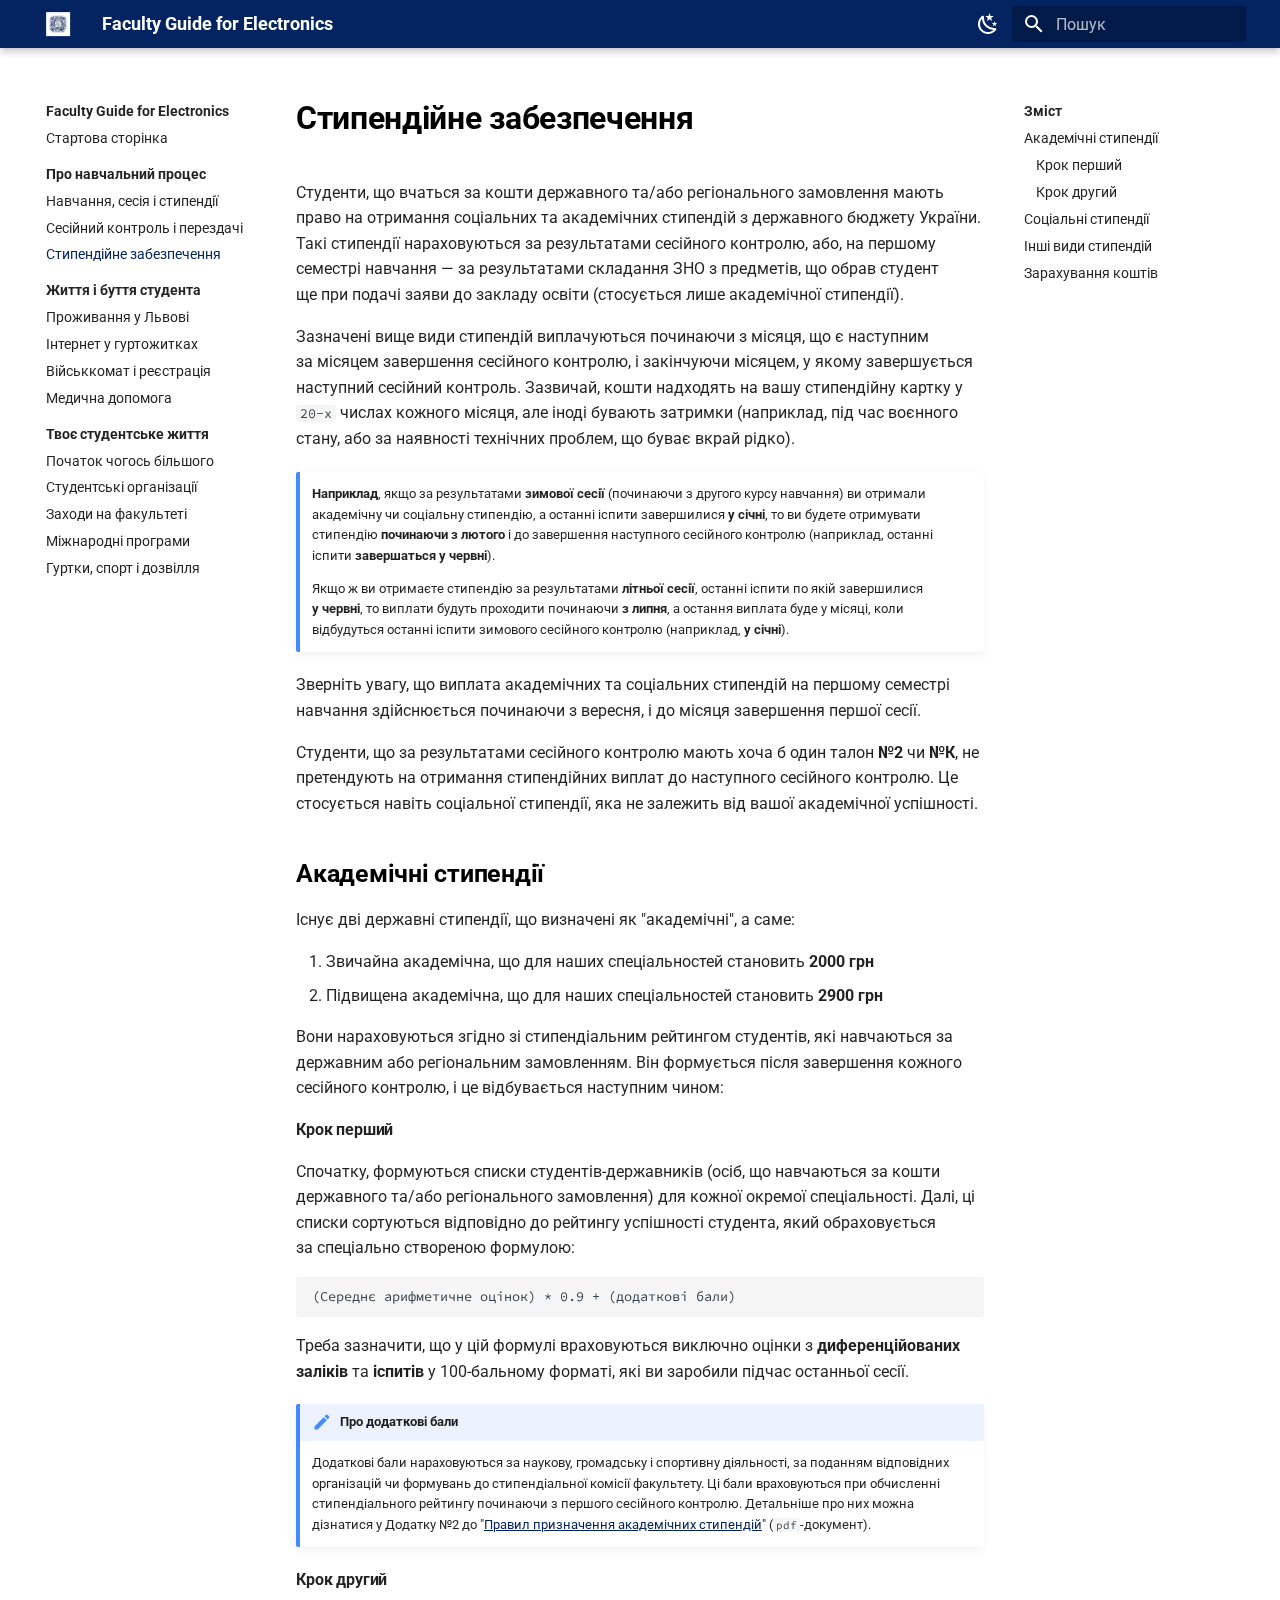
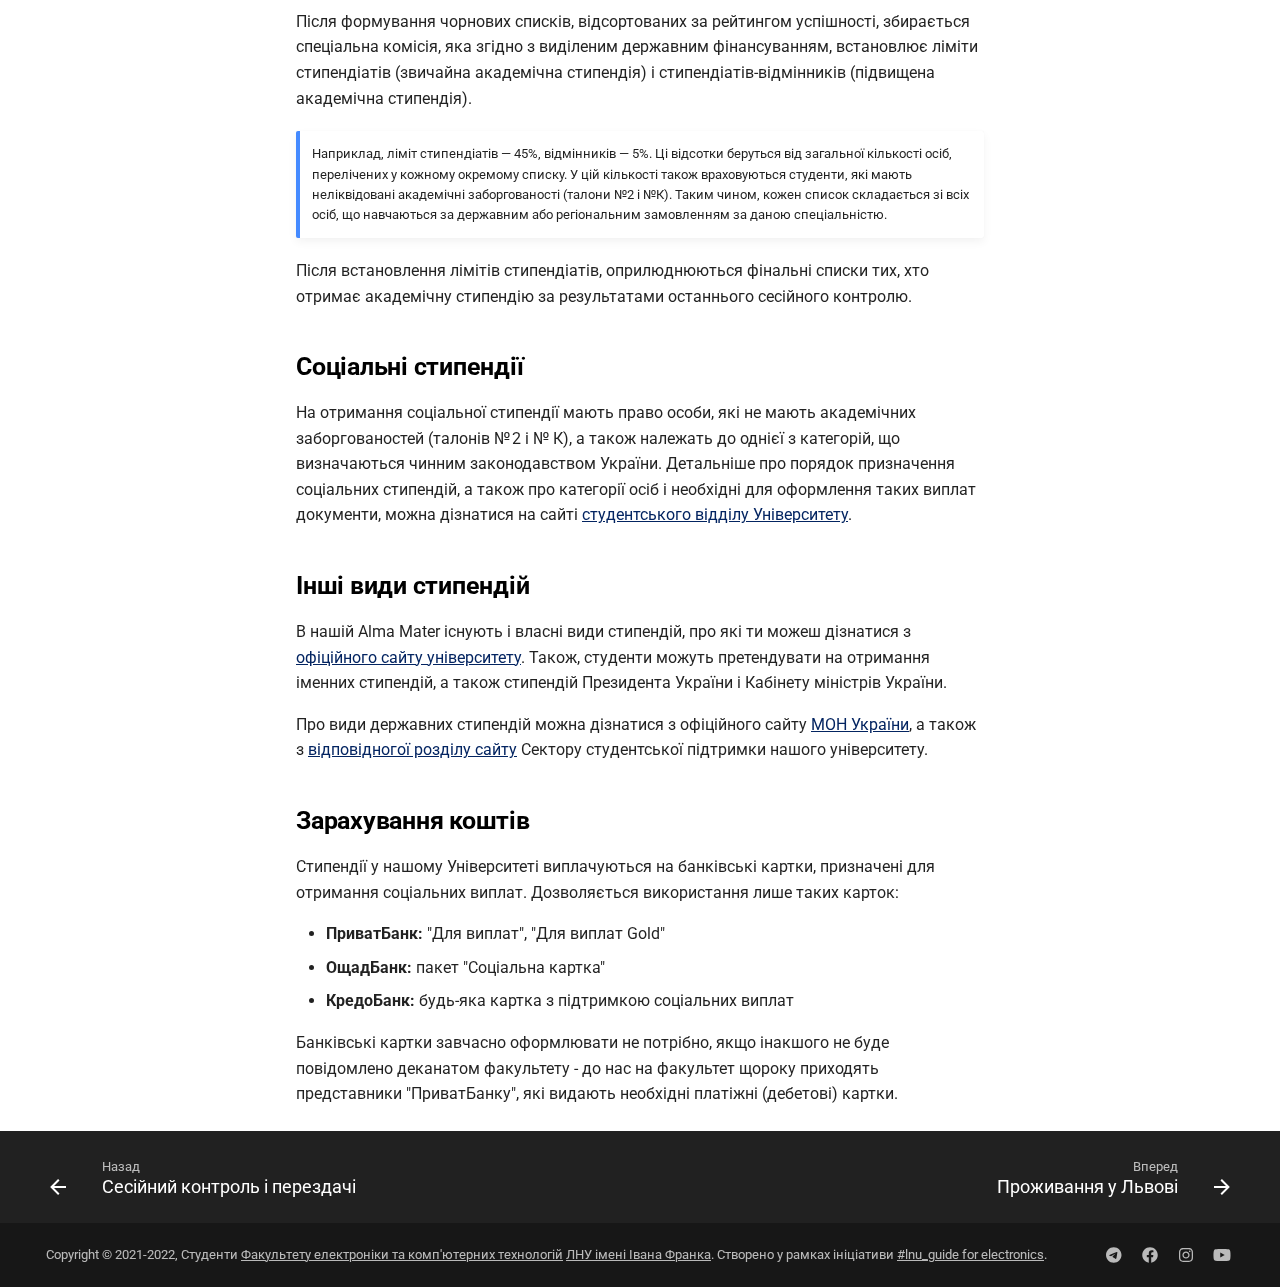
<file: for-freshmen/education/scholarships/index.html>
<!doctype html>
<html lang="uk" class="no-js">
  <head>
    
      <meta charset="utf-8">
      <meta name="viewport" content="width=device-width,initial-scale=1">
      
      
      
      <link rel="icon" href="../../../_assets/img/faculty_logo.jpg">
      <meta name="generator" content="mkdocs-1.3.1, mkdocs-material-8.4.1">
    
    
      
        <title>Стипендійне забезпечення - Faculty Guide for Electronics</title>
      
    
    
      <link rel="stylesheet" href="../../../assets/stylesheets/main.69437709.min.css">
      
        
        <link rel="stylesheet" href="../../../assets/stylesheets/palette.cbb835fc.min.css">
        
      
      
    
    
    
      
        
        
        <link rel="preconnect" href="https://fonts.gstatic.com" crossorigin>
        <link rel="stylesheet" href="https://fonts.googleapis.com/css?family=Roboto:300,300i,400,400i,700,700i%7CSource+Code+Pro:400,400i,700,700i&display=fallback">
        <style>:root{--md-text-font:"Roboto";--md-code-font:"Source Code Pro"}</style>
      
    
    
      <link rel="stylesheet" href="../../../_assets/css/extra.css">
    
    <script>__md_scope=new URL("../../..",location),__md_hash=e=>[...e].reduce((e,_)=>(e<<5)-e+_.charCodeAt(0),0),__md_get=(e,_=localStorage,t=__md_scope)=>JSON.parse(_.getItem(t.pathname+"."+e)),__md_set=(e,_,t=localStorage,a=__md_scope)=>{try{t.setItem(a.pathname+"."+e,JSON.stringify(_))}catch(e){}}</script>
    
      
  


  
  


  <script id="__analytics">function __md_analytics(){function n(){dataLayer.push(arguments)}window.dataLayer=window.dataLayer||[],n("js",new Date),n("config","G-GMPPDCQN2S"),document.addEventListener("DOMContentLoaded",function(){if(document.forms.search&&document.forms.search.query.addEventListener("blur",function(){this.value&&n("event","search",{search_term:this.value})}),document.forms.feedback){var e,a=document.forms.feedback;for(e of a.querySelectorAll("[type=submit]"))e.addEventListener("click",function(e){e.preventDefault();var t=document.location.pathname,e=this.getAttribute("data-md-value");n("event","feedback",{page:t,data:e}),a.firstElementChild.disabled=!0;e=a.querySelector(".md-feedback__note [data-md-value='"+e+"']");e&&(e.hidden=!1)}),a.hidden=!1}"undefined"!=typeof location$&&location$.subscribe(function(e){n("config","G-GMPPDCQN2S",{page_path:e.pathname})})});var e=document.createElement("script");e.async=!0,e.src="https://www.googletagmanager.com/gtag/js?id=G-GMPPDCQN2S",document.getElementById("__analytics").insertAdjacentElement("afterEnd",e)}</script>

  
    <script>"undefined"!=typeof __md_analytics&&__md_analytics()</script>
  

    
    
<link rel="manifest" href="/manifest.webmanifest">

  </head>
  
  
    
    
      
    
    
    
    
    <body dir="ltr" data-md-color-scheme="default" data-md-color-primary="indigo" data-md-color-accent="indigo">
  
    
    
      <script>var palette=__md_get("__palette");if(palette&&"object"==typeof palette.color)for(var key of Object.keys(palette.color))document.body.setAttribute("data-md-color-"+key,palette.color[key])</script>
    
    <input class="md-toggle" data-md-toggle="drawer" type="checkbox" id="__drawer" autocomplete="off">
    <input class="md-toggle" data-md-toggle="search" type="checkbox" id="__search" autocomplete="off">
    <label class="md-overlay" for="__drawer"></label>
    <div data-md-component="skip">
      
        
        <a href="#_1" class="md-skip">
          Перейти до змісту
        </a>
      
    </div>
    <div data-md-component="announce">
      
    </div>
    
    
      

<header class="md-header" data-md-component="header">
  <nav class="md-header__inner md-grid" aria-label="Header">
    <a href="../../.." title="Faculty Guide for Electronics" class="md-header__button md-logo" aria-label="Faculty Guide for Electronics" data-md-component="logo">
      
  <img src="../../../_assets/img/faculty_logo.jpg" alt="logo">

    </a>
    <label class="md-header__button md-icon" for="__drawer">
      <svg xmlns="http://www.w3.org/2000/svg" viewBox="0 0 24 24"><path d="M3 6h18v2H3V6m0 5h18v2H3v-2m0 5h18v2H3v-2Z"/></svg>
    </label>
    <div class="md-header__title" data-md-component="header-title">
      <div class="md-header__ellipsis">
        <div class="md-header__topic">
          <span class="md-ellipsis">
            Faculty Guide for Electronics
          </span>
        </div>
        <div class="md-header__topic" data-md-component="header-topic">
          <span class="md-ellipsis">
            
              Стипендійне забезпечення
            
          </span>
        </div>
      </div>
    </div>
    
      <form class="md-header__option" data-md-component="palette">
        
          
          
          <input class="md-option" data-md-color-media="(prefers-color-scheme: light)" data-md-color-scheme="default" data-md-color-primary="indigo" data-md-color-accent="indigo"  aria-label="Перейти на Темний бік Сили"  type="radio" name="__palette" id="__palette_1">
          
            <label class="md-header__button md-icon" title="Перейти на Темний бік Сили" for="__palette_2" hidden>
              <svg xmlns="http://www.w3.org/2000/svg" viewBox="0 0 24 24"><path d="m17.75 4.09-2.53 1.94.91 3.06-2.63-1.81-2.63 1.81.91-3.06-2.53-1.94L12.44 4l1.06-3 1.06 3 3.19.09m3.5 6.91-1.64 1.25.59 1.98-1.7-1.17-1.7 1.17.59-1.98L15.75 11l2.06-.05L18.5 9l.69 1.95 2.06.05m-2.28 4.95c.83-.08 1.72 1.1 1.19 1.85-.32.45-.66.87-1.08 1.27C15.17 23 8.84 23 4.94 19.07c-3.91-3.9-3.91-10.24 0-14.14.4-.4.82-.76 1.27-1.08.75-.53 1.93.36 1.85 1.19-.27 2.86.69 5.83 2.89 8.02a9.96 9.96 0 0 0 8.02 2.89m-1.64 2.02a12.08 12.08 0 0 1-7.8-3.47c-2.17-2.19-3.33-5-3.49-7.82-2.81 3.14-2.7 7.96.31 10.98 3.02 3.01 7.84 3.12 10.98.31Z"/></svg>
            </label>
          
        
          
          
          <input class="md-option" data-md-color-media="(prefers-color-scheme: dark)" data-md-color-scheme="slate" data-md-color-primary="indigo" data-md-color-accent="indigo"  aria-label="Перейти на Світлий бік Сили"  type="radio" name="__palette" id="__palette_2">
          
            <label class="md-header__button md-icon" title="Перейти на Світлий бік Сили" for="__palette_1" hidden>
              <svg xmlns="http://www.w3.org/2000/svg" viewBox="0 0 24 24"><path d="M12 7a5 5 0 0 1 5 5 5 5 0 0 1-5 5 5 5 0 0 1-5-5 5 5 0 0 1 5-5m0 2a3 3 0 0 0-3 3 3 3 0 0 0 3 3 3 3 0 0 0 3-3 3 3 0 0 0-3-3m0-7 2.39 3.42C13.65 5.15 12.84 5 12 5c-.84 0-1.65.15-2.39.42L12 2M3.34 7l4.16-.35A7.2 7.2 0 0 0 5.94 8.5c-.44.74-.69 1.5-.83 2.29L3.34 7m.02 10 1.76-3.77a7.131 7.131 0 0 0 2.38 4.14L3.36 17M20.65 7l-1.77 3.79a7.023 7.023 0 0 0-2.38-4.15l4.15.36m-.01 10-4.14.36c.59-.51 1.12-1.14 1.54-1.86.42-.73.69-1.5.83-2.29L20.64 17M12 22l-2.41-3.44c.74.27 1.55.44 2.41.44.82 0 1.63-.17 2.37-.44L12 22Z"/></svg>
            </label>
          
        
      </form>
    
    
    
      <label class="md-header__button md-icon" for="__search">
        <svg xmlns="http://www.w3.org/2000/svg" viewBox="0 0 24 24"><path d="M9.5 3A6.5 6.5 0 0 1 16 9.5c0 1.61-.59 3.09-1.56 4.23l.27.27h.79l5 5-1.5 1.5-5-5v-.79l-.27-.27A6.516 6.516 0 0 1 9.5 16 6.5 6.5 0 0 1 3 9.5 6.5 6.5 0 0 1 9.5 3m0 2C7 5 5 7 5 9.5S7 14 9.5 14 14 12 14 9.5 12 5 9.5 5Z"/></svg>
      </label>
      <div class="md-search" data-md-component="search" role="dialog">
  <label class="md-search__overlay" for="__search"></label>
  <div class="md-search__inner" role="search">
    <form class="md-search__form" name="search">
      <input type="text" class="md-search__input" name="query" aria-label="Пошук" placeholder="Пошук" autocapitalize="off" autocorrect="off" autocomplete="off" spellcheck="false" data-md-component="search-query" required>
      <label class="md-search__icon md-icon" for="__search">
        <svg xmlns="http://www.w3.org/2000/svg" viewBox="0 0 24 24"><path d="M9.5 3A6.5 6.5 0 0 1 16 9.5c0 1.61-.59 3.09-1.56 4.23l.27.27h.79l5 5-1.5 1.5-5-5v-.79l-.27-.27A6.516 6.516 0 0 1 9.5 16 6.5 6.5 0 0 1 3 9.5 6.5 6.5 0 0 1 9.5 3m0 2C7 5 5 7 5 9.5S7 14 9.5 14 14 12 14 9.5 12 5 9.5 5Z"/></svg>
        <svg xmlns="http://www.w3.org/2000/svg" viewBox="0 0 24 24"><path d="M20 11v2H8l5.5 5.5-1.42 1.42L4.16 12l7.92-7.92L13.5 5.5 8 11h12Z"/></svg>
      </label>
      <nav class="md-search__options" aria-label="Search">
        
          <a href="javascript:void(0)" class="md-search__icon md-icon" aria-label="Share" data-clipboard data-clipboard-text="" data-md-component="search-share" tabindex="-1">
            <svg xmlns="http://www.w3.org/2000/svg" viewBox="0 0 24 24"><path d="M18 16.08c-.76 0-1.44.3-1.96.77L8.91 12.7c.05-.23.09-.46.09-.7 0-.24-.04-.47-.09-.7l7.05-4.11c.54.5 1.25.81 2.04.81a3 3 0 0 0 3-3 3 3 0 0 0-3-3 3 3 0 0 0-3 3c0 .24.04.47.09.7L8.04 9.81C7.5 9.31 6.79 9 6 9a3 3 0 0 0-3 3 3 3 0 0 0 3 3c.79 0 1.5-.31 2.04-.81l7.12 4.15c-.05.21-.08.43-.08.66 0 1.61 1.31 2.91 2.92 2.91 1.61 0 2.92-1.3 2.92-2.91A2.92 2.92 0 0 0 18 16.08Z"/></svg>
          </a>
        
        <button type="reset" class="md-search__icon md-icon" aria-label="Clear" tabindex="-1">
          <svg xmlns="http://www.w3.org/2000/svg" viewBox="0 0 24 24"><path d="M19 6.41 17.59 5 12 10.59 6.41 5 5 6.41 10.59 12 5 17.59 6.41 19 12 13.41 17.59 19 19 17.59 13.41 12 19 6.41Z"/></svg>
        </button>
      </nav>
      
        <div class="md-search__suggest" data-md-component="search-suggest"></div>
      
    </form>
    <div class="md-search__output">
      <div class="md-search__scrollwrap" data-md-scrollfix>
        <div class="md-search-result" data-md-component="search-result">
          <div class="md-search-result__meta">
            Initializing search
          </div>
          <ol class="md-search-result__list"></ol>
        </div>
      </div>
    </div>
  </div>
</div>
    
    
  </nav>
  
</header>
    
    <div class="md-container" data-md-component="container">
      
      
        
          
        
      
      <main class="md-main" data-md-component="main">
        <div class="md-main__inner md-grid">
          
            
              
              <div class="md-sidebar md-sidebar--primary" data-md-component="sidebar" data-md-type="navigation" >
                <div class="md-sidebar__scrollwrap">
                  <div class="md-sidebar__inner">
                    


<nav class="md-nav md-nav--primary" aria-label="Navigation" data-md-level="0">
  <label class="md-nav__title" for="__drawer">
    <a href="../../.." title="Faculty Guide for Electronics" class="md-nav__button md-logo" aria-label="Faculty Guide for Electronics" data-md-component="logo">
      
  <img src="../../../_assets/img/faculty_logo.jpg" alt="logo">

    </a>
    Faculty Guide for Electronics
  </label>
  
  <ul class="md-nav__list" data-md-scrollfix>
    
      
      
      

  
  
  
    <li class="md-nav__item">
      <a href="../../.." class="md-nav__link">
        Стартова сторінка
      </a>
    </li>
  

    
      
      
      

  
  
    
  
  
    
      
    
    <li class="md-nav__item md-nav__item--active md-nav__item--section md-nav__item--nested">
      
      
        <input class="md-nav__toggle md-toggle" data-md-toggle="__nav_2" type="checkbox" id="__nav_2" checked>
      
      
      
      
        <label class="md-nav__link" for="__nav_2">
          Про навчальний процес
          <span class="md-nav__icon md-icon"></span>
        </label>
      
      <nav class="md-nav" aria-label="Про навчальний процес" data-md-level="1">
        <label class="md-nav__title" for="__nav_2">
          <span class="md-nav__icon md-icon"></span>
          Про навчальний процес
        </label>
        <ul class="md-nav__list" data-md-scrollfix>
          
            
              
  
  
  
    <li class="md-nav__item">
      <a href="../" class="md-nav__link">
        Навчання, сесія і стипендії
      </a>
    </li>
  

            
          
            
              
  
  
  
    <li class="md-nav__item">
      <a href="../session/" class="md-nav__link">
        Сесійний контроль і перездачі
      </a>
    </li>
  

            
          
            
              
  
  
    
  
  
    <li class="md-nav__item md-nav__item--active">
      
      <input class="md-nav__toggle md-toggle" data-md-toggle="toc" type="checkbox" id="__toc">
      
      
        
      
      
        <label class="md-nav__link md-nav__link--active" for="__toc">
          Стипендійне забезпечення
          <span class="md-nav__icon md-icon"></span>
        </label>
      
      <a href="./" class="md-nav__link md-nav__link--active">
        Стипендійне забезпечення
      </a>
      
        

<nav class="md-nav md-nav--secondary" aria-label="Зміст">
  
  
  
    
  
  
    <label class="md-nav__title" for="__toc">
      <span class="md-nav__icon md-icon"></span>
      Зміст
    </label>
    <ul class="md-nav__list" data-md-component="toc" data-md-scrollfix>
      
        <li class="md-nav__item">
  <a href="#_2" class="md-nav__link">
    Академічні стипендії
  </a>
  
    <nav class="md-nav" aria-label="Академічні стипендії">
      <ul class="md-nav__list">
        
          <li class="md-nav__item">
  <a href="#_3" class="md-nav__link">
    Крок перший
  </a>
  
</li>
        
          <li class="md-nav__item">
  <a href="#_4" class="md-nav__link">
    Крок другий
  </a>
  
</li>
        
      </ul>
    </nav>
  
</li>
      
        <li class="md-nav__item">
  <a href="#_5" class="md-nav__link">
    Соціальні стипендії
  </a>
  
</li>
      
        <li class="md-nav__item">
  <a href="#_6" class="md-nav__link">
    Інші види стипендій
  </a>
  
</li>
      
        <li class="md-nav__item">
  <a href="#_7" class="md-nav__link">
    Зарахування коштів
  </a>
  
</li>
      
    </ul>
  
</nav>
      
    </li>
  

            
          
        </ul>
      </nav>
    </li>
  

    
      
      
      

  
  
  
    
      
    
    <li class="md-nav__item md-nav__item--section md-nav__item--nested">
      
      
        <input class="md-nav__toggle md-toggle md-toggle--indeterminate" data-md-toggle="__nav_3" type="checkbox" id="__nav_3" checked>
      
      
      
      
        <label class="md-nav__link" for="__nav_3">
          Життя і буття студента
          <span class="md-nav__icon md-icon"></span>
        </label>
      
      <nav class="md-nav" aria-label="Життя і буття студента" data-md-level="1">
        <label class="md-nav__title" for="__nav_3">
          <span class="md-nav__icon md-icon"></span>
          Життя і буття студента
        </label>
        <ul class="md-nav__list" data-md-scrollfix>
          
            
              
  
  
  
    <li class="md-nav__item">
      <a href="../../residence/" class="md-nav__link">
        Проживання у Львові
      </a>
    </li>
  

            
          
            
              
  
  
  
    <li class="md-nav__item">
      <a href="../../residence/internet-access/" class="md-nav__link">
        Інтернет у гуртожитках
      </a>
    </li>
  

            
          
            
              
  
  
  
    <li class="md-nav__item">
      <a href="../../residence/gov-registration/" class="md-nav__link">
        Військкомат і реєстрація
      </a>
    </li>
  

            
          
            
              
  
  
  
    <li class="md-nav__item">
      <a href="../../residence/medicaid/" class="md-nav__link">
        Медична допомога
      </a>
    </li>
  

            
          
        </ul>
      </nav>
    </li>
  

    
      
      
      

  
  
  
    
      
    
    <li class="md-nav__item md-nav__item--section md-nav__item--nested">
      
      
        <input class="md-nav__toggle md-toggle md-toggle--indeterminate" data-md-toggle="__nav_4" type="checkbox" id="__nav_4" checked>
      
      
      
      
        <label class="md-nav__link" for="__nav_4">
          Твоє студентське життя
          <span class="md-nav__icon md-icon"></span>
        </label>
      
      <nav class="md-nav" aria-label="Твоє студентське життя" data-md-level="1">
        <label class="md-nav__title" for="__nav_4">
          <span class="md-nav__icon md-icon"></span>
          Твоє студентське життя
        </label>
        <ul class="md-nav__list" data-md-scrollfix>
          
            
              
  
  
  
    <li class="md-nav__item">
      <a href="../../lifestyle/" class="md-nav__link">
        Початок чогось більшого
      </a>
    </li>
  

            
          
            
              
  
  
  
    <li class="md-nav__item">
      <a href="../../lifestyle/organizations/" class="md-nav__link">
        Студентські організації
      </a>
    </li>
  

            
          
            
              
  
  
  
    <li class="md-nav__item">
      <a href="../../lifestyle/events/" class="md-nav__link">
        Заходи на факультеті
      </a>
    </li>
  

            
          
            
              
  
  
  
    <li class="md-nav__item">
      <a href="../../lifestyle/international/" class="md-nav__link">
        Міжнародні програми
      </a>
    </li>
  

            
          
            
              
  
  
  
    <li class="md-nav__item">
      <a href="../../lifestyle/circles/" class="md-nav__link">
        Гуртки, спорт і дозвілля
      </a>
    </li>
  

            
          
        </ul>
      </nav>
    </li>
  

    
  </ul>
</nav>
                  </div>
                </div>
              </div>
            
            
              
              <div class="md-sidebar md-sidebar--secondary" data-md-component="sidebar" data-md-type="toc" >
                <div class="md-sidebar__scrollwrap">
                  <div class="md-sidebar__inner">
                    

<nav class="md-nav md-nav--secondary" aria-label="Зміст">
  
  
  
    
  
  
    <label class="md-nav__title" for="__toc">
      <span class="md-nav__icon md-icon"></span>
      Зміст
    </label>
    <ul class="md-nav__list" data-md-component="toc" data-md-scrollfix>
      
        <li class="md-nav__item">
  <a href="#_2" class="md-nav__link">
    Академічні стипендії
  </a>
  
    <nav class="md-nav" aria-label="Академічні стипендії">
      <ul class="md-nav__list">
        
          <li class="md-nav__item">
  <a href="#_3" class="md-nav__link">
    Крок перший
  </a>
  
</li>
        
          <li class="md-nav__item">
  <a href="#_4" class="md-nav__link">
    Крок другий
  </a>
  
</li>
        
      </ul>
    </nav>
  
</li>
      
        <li class="md-nav__item">
  <a href="#_5" class="md-nav__link">
    Соціальні стипендії
  </a>
  
</li>
      
        <li class="md-nav__item">
  <a href="#_6" class="md-nav__link">
    Інші види стипендій
  </a>
  
</li>
      
        <li class="md-nav__item">
  <a href="#_7" class="md-nav__link">
    Зарахування коштів
  </a>
  
</li>
      
    </ul>
  
</nav>
                  </div>
                </div>
              </div>
            
          
          <div class="md-content" data-md-component="content">
            <article class="md-content__inner md-typeset">
              
                


<h1 id="_1">Стипендійне забезпечення</h1>
<p>Студенти, що вчаться за кошти державного та/або регіонального замовлення мають право на отримання соціальних та академічних стипендій з державного бюджету України. Такі стипендії нараховуються за результатами сесійного контролю, або, на першому семестрі навчання — за результатами складання ЗНО з предметів, що обрав студент ще при подачі заяви до закладу освіти (стосується лише академічної стипендії).</p>
<p>Зазначені вище види стипендій виплачуються починаючи з місяця, що є наступним за місяцем завершення сесійного контролю, і закінчуючи місяцем, у якому завершується наступний сесійний контроль. Зазвичай, кошти надходять на вашу стипендійну картку у <code>20-х</code> числах кожного місяця, але іноді бувають затримки (наприклад, під час воєнного стану, або за наявності технічних проблем, що буває вкрай рідко).</p>
<div class="admonition note">
<p><strong>Наприклад</strong>, якщо за результатами <strong>зимової сесії</strong> (починаючи з другого курсу навчання) ви отримали академічну чи соціальну стипендію, а останні іспити завершилися <strong>у січні</strong>, то ви будете отримувати стипендію <strong>починаючи з лютого</strong> і до завершення наступного сесійного контролю (наприклад, останні іспити <strong>завершаться у червні</strong>).</p>
<p>Якщо ж ви отримаєте стипендію за результатами <strong>літньої сесії</strong>, останні іспити по якій завершилися <strong>у червні</strong>, то виплати будуть проходити починаючи <strong>з липня</strong>, а остання виплата буде у місяці, коли відбудуться останні іспити зимового сесійного контролю (наприклад, <strong>у січні</strong>).</p>
</div>
<p>Зверніть увагу, що виплата академічних та соціальних стипендій на першому семестрі навчання здійснюється починаючи з вересня, і до місяця завершення першої сесії.</p>
<p>Студенти, що за результатами сесійного контролю мають хоча б один талон <strong>№2</strong> чи <strong>№К</strong>, не претендують на отримання стипендійних виплат до наступного сесійного контролю. Це стосується навіть соціальної стипендії, яка не залежить від вашої академічної успішності.</p>
<h2 id="_2">Академічні стипендії</h2>
<p>Існує дві державні стипендії, що визначені як "академічні", а саме:</p>
<ol>
<li>Звичайна академічна, що для наших спеціальностей становить <strong>2000 грн</strong></li>
<li>Підвищена академічна, що для наших спеціальностей становить <strong>2900 грн</strong></li>
</ol>
<p>Вони нараховуються згідно зі стипендіальним рейтингом студентів, які навчаються за державним або регіональним замовленням. Він формується після завершення кожного сесійного контролю, і це відбувається наступним чином:</p>
<h4 id="_3">Крок перший</h4>
<p>Спочатку, формуються списки студентів-державників (осіб, що навчаються за кошти державного та/або регіонального замовлення) для кожної окремої спеціальності. Далі, ці списки сортуються відповідно до рейтингу успішності студента, який обраховується за спеціально створеною формулою:
<div class="highlight"><pre><span></span><code>(Середнє арифметичне оцінок) * 0.9 + (додаткові бали)
</code></pre></div>
Треба зазначити, що у цій формулі враховуються виключно оцінки з <strong>диференційованих заліків</strong> та <strong>іспитів</strong> у 100-бальному форматі, які ви заробили підчас останньої сесії.</p>
<div class="admonition note">
<p class="admonition-title">Про додаткові бали</p>
<p>Додаткові бали нараховуються за наукову, громадську і спортивну діяльності, за поданням відповідних організацій чи формувань до стипендіальної комісії факультету. Ці бали враховуються при обчисленні стипендіального рейтингу починаючи з першого сесійного контролю. Детальніше про них можна дізнатися у Додатку №2 до "<a href="https://www.lnu.edu.ua/wp-content/uploads/2018/08/Pravyla-pryznachennya-akademichnyh-stypendij-zi-zminamy_stanom-na-06.07.2018-min.pdf">Правил призначення академічних стипендій</a>" (<code>pdf</code>-документ).</p>
</div>
<h4 id="_4">Крок другий</h4>
<p>Після формування чорнових списків, відсортованих за рейтингом успішності, збирається спеціальна комісія, яка згідно з виділеним державним фінансуванням, встановлює ліміти стипендіатів (звичайна академічна стипендія) і стипендіатів-відмінників (підвищена академічна стипендія).</p>
<div class="admonition note">
<p>Наприклад, ліміт стипендіатів — 45%, відмінників — 5%. Ці відсотки беруться від загальної кількості осіб, перелічених у кожному окремому списку. У цій кількості також враховуються студенти, які мають неліквідовані академічні заборгованості (талони №2 і №К). Таким чином, кожен список складається зі всіх осіб, що навчаються за державним або регіональним замовленням за даною спеціальністю.</p>
</div>
<p>Після встановлення лімітів стипендіатів, оприлюднюються фінальні списки тих, хто отримає академічну стипендію за результатами останнього сесійного контролю.</p>
<h2 id="_5">Соціальні стипендії</h2>
<p>На отримання соціальної стипендії мають право особи, які не мають академічних заборгованостей (талонів № 2 і № К), а також належать до однієї з категорій, що визначаються чинним законодавством України. Детальніше про порядок призначення соціальних стипендій, а також про категорії осіб і необхідні для оформлення таких виплат документи, можна дізнатися на сайті <a href="http://studviddil.lnu.edu.ua/sotsial-ni-stypendii/">студентського відділу Університету</a>.</p>
<h2 id="_6">Інші види стипендій</h2>
<p>В нашій Alma Mater існують і власні види стипендій, про які ти можеш дізнатися з <a href="https://lnu.edu.ua/">офіційного сайту університету</a>. Також, студенти можуть претендувати на отримання іменних стипендій, а також стипендій Президента України і Кабінету міністрів України.</p>
<p>Про види державних стипендій можна дізнатися з офіційного сайту <a href="https://mon.gov.ua/ua/osvita/visha-osvita/studentski-stipendiyi">МОН України</a>, а також з <a href="http://studviddil.lnu.edu.ua/normatyvni-dokumeknty/">відповідногої розділу сайту</a> Сектору студентської підтримки нашого університету.</p>
<h2 id="_7">Зарахування коштів</h2>
<p>Стипендії у нашому Університеті виплачуються на банківські картки, призначені для отримання соціальних виплат. Дозволяється використання лише таких карток:</p>
<ul>
<li><strong>ПриватБанк:</strong> "Для виплат", "Для виплат Gold"</li>
<li><strong>ОщадБанк:</strong> пакет "Соціальна картка"</li>
<li><strong>КредоБанк:</strong> будь-яка картка з підтримкою соціальних виплат</li>
</ul>
<p>Банківські картки завчасно оформлювати не потрібно, якщо інакшого не буде повідомлено деканатом факультету - до нас на факультет щороку приходять представники "ПриватБанку", які видають необхідні платіжні (дебетові) картки.</p>


  



              
            </article>
            
          </div>
        </div>
        
          <a href="#" class="md-top md-icon" data-md-component="top" hidden>
            <svg xmlns="http://www.w3.org/2000/svg" viewBox="0 0 24 24"><path d="M13 20h-2V8l-5.5 5.5-1.42-1.42L12 4.16l7.92 7.92-1.42 1.42L13 8v12Z"/></svg>
            Back to top
          </a>
        
      </main>
      
        <footer class="md-footer">
  
    
    <nav class="md-footer__inner md-grid" aria-label="Footer" >
      
        
        <a href="../session/" class="md-footer__link md-footer__link--prev" aria-label="Назад: Сесійний контроль і перездачі" rel="prev">
          <div class="md-footer__button md-icon">
            <svg xmlns="http://www.w3.org/2000/svg" viewBox="0 0 24 24"><path d="M20 11v2H8l5.5 5.5-1.42 1.42L4.16 12l7.92-7.92L13.5 5.5 8 11h12Z"/></svg>
          </div>
          <div class="md-footer__title">
            <div class="md-ellipsis">
              <span class="md-footer__direction">
                Назад
              </span>
              Сесійний контроль і перездачі
            </div>
          </div>
        </a>
      
      
        
        <a href="../../residence/" class="md-footer__link md-footer__link--next" aria-label="Вперед: Проживання у Львові" rel="next">
          <div class="md-footer__title">
            <div class="md-ellipsis">
              <span class="md-footer__direction">
                Вперед
              </span>
              Проживання у Львові
            </div>
          </div>
          <div class="md-footer__button md-icon">
            <svg xmlns="http://www.w3.org/2000/svg" viewBox="0 0 24 24"><path d="M4 11v2h12l-5.5 5.5 1.42 1.42L19.84 12l-7.92-7.92L10.5 5.5 16 11H4Z"/></svg>
          </div>
        </a>
      
    </nav>
  
  <div class="md-footer-meta md-typeset">
    <div class="md-footer-meta__inner md-grid">
      <div class="md-copyright">
  
    <div class="md-copyright__highlight">
      Copyright &copy; 2021-2022, Студенти <a href='https://electronics.lnu.edu.ua/' target='_blank'>Факультету електроніки та комп'ютерних технологій</a> <a href='https://lnu.edu.ua/' target='_blank'>ЛНУ імені Івана Франка</a>. Створено у рамках ініціативи <a href='https://t.me/lnu_guide'>#lnu_guide for electronics</a>.

    </div>
  
  
</div>
      
        <div class="md-social">
  
    
    
      
      
    
    <a href="https://t.me/electronics_lnu" target="_blank" rel="noopener" title="t.me" class="md-social__link">
      <svg xmlns="http://www.w3.org/2000/svg" viewBox="0 0 496 512"><!--! Font Awesome Free 6.1.2 by @fontawesome - https://fontawesome.com License - https://fontawesome.com/license/free (Icons: CC BY 4.0, Fonts: SIL OFL 1.1, Code: MIT License) Copyright 2022 Fonticons, Inc.--><path d="M248 8C111.033 8 0 119.033 0 256s111.033 248 248 248 248-111.033 248-248S384.967 8 248 8Zm114.952 168.66c-3.732 39.215-19.881 134.378-28.1 178.3-3.476 18.584-10.322 24.816-16.948 25.425-14.4 1.326-25.338-9.517-39.287-18.661-21.827-14.308-34.158-23.215-55.346-37.177-24.485-16.135-8.612-25 5.342-39.5 3.652-3.793 67.107-61.51 68.335-66.746.153-.655.3-3.1-1.154-4.384s-3.59-.849-5.135-.5q-3.283.746-104.608 69.142-14.845 10.194-26.894 9.934c-8.855-.191-25.888-5.006-38.551-9.123-15.531-5.048-27.875-7.717-26.8-16.291q.84-6.7 18.45-13.7 108.446-47.248 144.628-62.3c68.872-28.647 83.183-33.623 92.511-33.789 2.052-.034 6.639.474 9.61 2.885a10.452 10.452 0 0 1 3.53 6.716 43.765 43.765 0 0 1 .417 9.769Z"/></svg>
    </a>
  
    
    
      
      
    
    <a href="https://facebook.com/electronics.lnu" target="_blank" rel="noopener" title="facebook.com" class="md-social__link">
      <svg xmlns="http://www.w3.org/2000/svg" viewBox="0 0 512 512"><!--! Font Awesome Free 6.1.2 by @fontawesome - https://fontawesome.com License - https://fontawesome.com/license/free (Icons: CC BY 4.0, Fonts: SIL OFL 1.1, Code: MIT License) Copyright 2022 Fonticons, Inc.--><path d="M504 256C504 119 393 8 256 8S8 119 8 256c0 123.78 90.69 226.38 209.25 245V327.69h-63V256h63v-54.64c0-62.15 37-96.48 93.67-96.48 27.14 0 55.52 4.84 55.52 4.84v61h-31.28c-30.8 0-40.41 19.12-40.41 38.73V256h68.78l-11 71.69h-57.78V501C413.31 482.38 504 379.78 504 256z"/></svg>
    </a>
  
    
    
      
      
    
    <a href="https://instagram.com/electronics_lnu" target="_blank" rel="noopener" title="instagram.com" class="md-social__link">
      <svg xmlns="http://www.w3.org/2000/svg" viewBox="0 0 448 512"><!--! Font Awesome Free 6.1.2 by @fontawesome - https://fontawesome.com License - https://fontawesome.com/license/free (Icons: CC BY 4.0, Fonts: SIL OFL 1.1, Code: MIT License) Copyright 2022 Fonticons, Inc.--><path d="M224.1 141c-63.6 0-114.9 51.3-114.9 114.9s51.3 114.9 114.9 114.9S339 319.5 339 255.9 287.7 141 224.1 141zm0 189.6c-41.1 0-74.7-33.5-74.7-74.7s33.5-74.7 74.7-74.7 74.7 33.5 74.7 74.7-33.6 74.7-74.7 74.7zm146.4-194.3c0 14.9-12 26.8-26.8 26.8-14.9 0-26.8-12-26.8-26.8s12-26.8 26.8-26.8 26.8 12 26.8 26.8zm76.1 27.2c-1.7-35.9-9.9-67.7-36.2-93.9-26.2-26.2-58-34.4-93.9-36.2-37-2.1-147.9-2.1-184.9 0-35.8 1.7-67.6 9.9-93.9 36.1s-34.4 58-36.2 93.9c-2.1 37-2.1 147.9 0 184.9 1.7 35.9 9.9 67.7 36.2 93.9s58 34.4 93.9 36.2c37 2.1 147.9 2.1 184.9 0 35.9-1.7 67.7-9.9 93.9-36.2 26.2-26.2 34.4-58 36.2-93.9 2.1-37 2.1-147.8 0-184.8zM398.8 388c-7.8 19.6-22.9 34.7-42.6 42.6-29.5 11.7-99.5 9-132.1 9s-102.7 2.6-132.1-9c-19.6-7.8-34.7-22.9-42.6-42.6-11.7-29.5-9-99.5-9-132.1s-2.6-102.7 9-132.1c7.8-19.6 22.9-34.7 42.6-42.6 29.5-11.7 99.5-9 132.1-9s102.7-2.6 132.1 9c19.6 7.8 34.7 22.9 42.6 42.6 11.7 29.5 9 99.5 9 132.1s2.7 102.7-9 132.1z"/></svg>
    </a>
  
    
    
      
      
    
    <a href="https://youtube.com/channel/UCrKI0wrgSLhqOUESLiTk4UA" target="_blank" rel="noopener" title="youtube.com" class="md-social__link">
      <svg xmlns="http://www.w3.org/2000/svg" viewBox="0 0 576 512"><!--! Font Awesome Free 6.1.2 by @fontawesome - https://fontawesome.com License - https://fontawesome.com/license/free (Icons: CC BY 4.0, Fonts: SIL OFL 1.1, Code: MIT License) Copyright 2022 Fonticons, Inc.--><path d="M549.655 124.083c-6.281-23.65-24.787-42.276-48.284-48.597C458.781 64 288 64 288 64S117.22 64 74.629 75.486c-23.497 6.322-42.003 24.947-48.284 48.597-11.412 42.867-11.412 132.305-11.412 132.305s0 89.438 11.412 132.305c6.281 23.65 24.787 41.5 48.284 47.821C117.22 448 288 448 288 448s170.78 0 213.371-11.486c23.497-6.321 42.003-24.171 48.284-47.821 11.412-42.867 11.412-132.305 11.412-132.305s0-89.438-11.412-132.305zm-317.51 213.508V175.185l142.739 81.205-142.739 81.201z"/></svg>
    </a>
  
</div>
      
    </div>
  </div>
</footer>
      
    </div>
    <div class="md-dialog" data-md-component="dialog">
      <div class="md-dialog__inner md-typeset"></div>
    </div>
    
    <script id="__config" type="application/json">{"base": "../../..", "features": ["announce.dismiss", "navigation.expand", "navigation.instant", "navigation.sections", "navigation.top", "navigation.tracking", "search.highlight", "search.share", "search.suggest"], "search": "../../../assets/javascripts/workers/search.ecf98df9.min.js", "translations": {"clipboard.copied": "\u0421\u043a\u043e\u043f\u0456\u0439\u043e\u0432\u0430\u043d\u043e \u0432 \u0431\u0443\u0444\u0435\u0440", "clipboard.copy": "\u0421\u043a\u043e\u043f\u0456\u044e\u0432\u0430\u0442\u0438 \u0432 \u0431\u0443\u0444\u0435\u0440", "search.config.lang": "ru", "search.config.pipeline": "trimmer, stopWordFilter", "search.config.separator": "[\\s\\-]+", "search.placeholder": "\u041f\u043e\u0448\u0443\u043a", "search.result.more.one": "1 more on this page", "search.result.more.other": "# more on this page", "search.result.none": "\u0417\u0431\u0456\u0433\u0456\u0432 \u043d\u0435 \u0437\u043d\u0430\u0439\u0434\u0435\u043d\u043e", "search.result.one": "\u0417\u043d\u0430\u0439\u0434\u0435\u043d\u043e 1 \u0437\u0431\u0456\u0433", "search.result.other": "\u0417\u043d\u0430\u0439\u0434\u0435\u043d\u043e # \u0437\u0431\u0456\u0433\u0456\u0432", "search.result.placeholder": "\u0420\u043e\u0437\u043f\u043e\u0447\u043d\u0456\u0442\u044c \u043f\u0438\u0441\u0430\u0442\u0438 \u0434\u043b\u044f \u043f\u043e\u0448\u0443\u043a\u0443", "search.result.term.missing": "Missing", "select.version.title": "Select version"}}</script>
    
    
      <script src="../../../assets/javascripts/bundle.9c69f0bc.min.js"></script>
      
    
  </body>
</html>
</file>
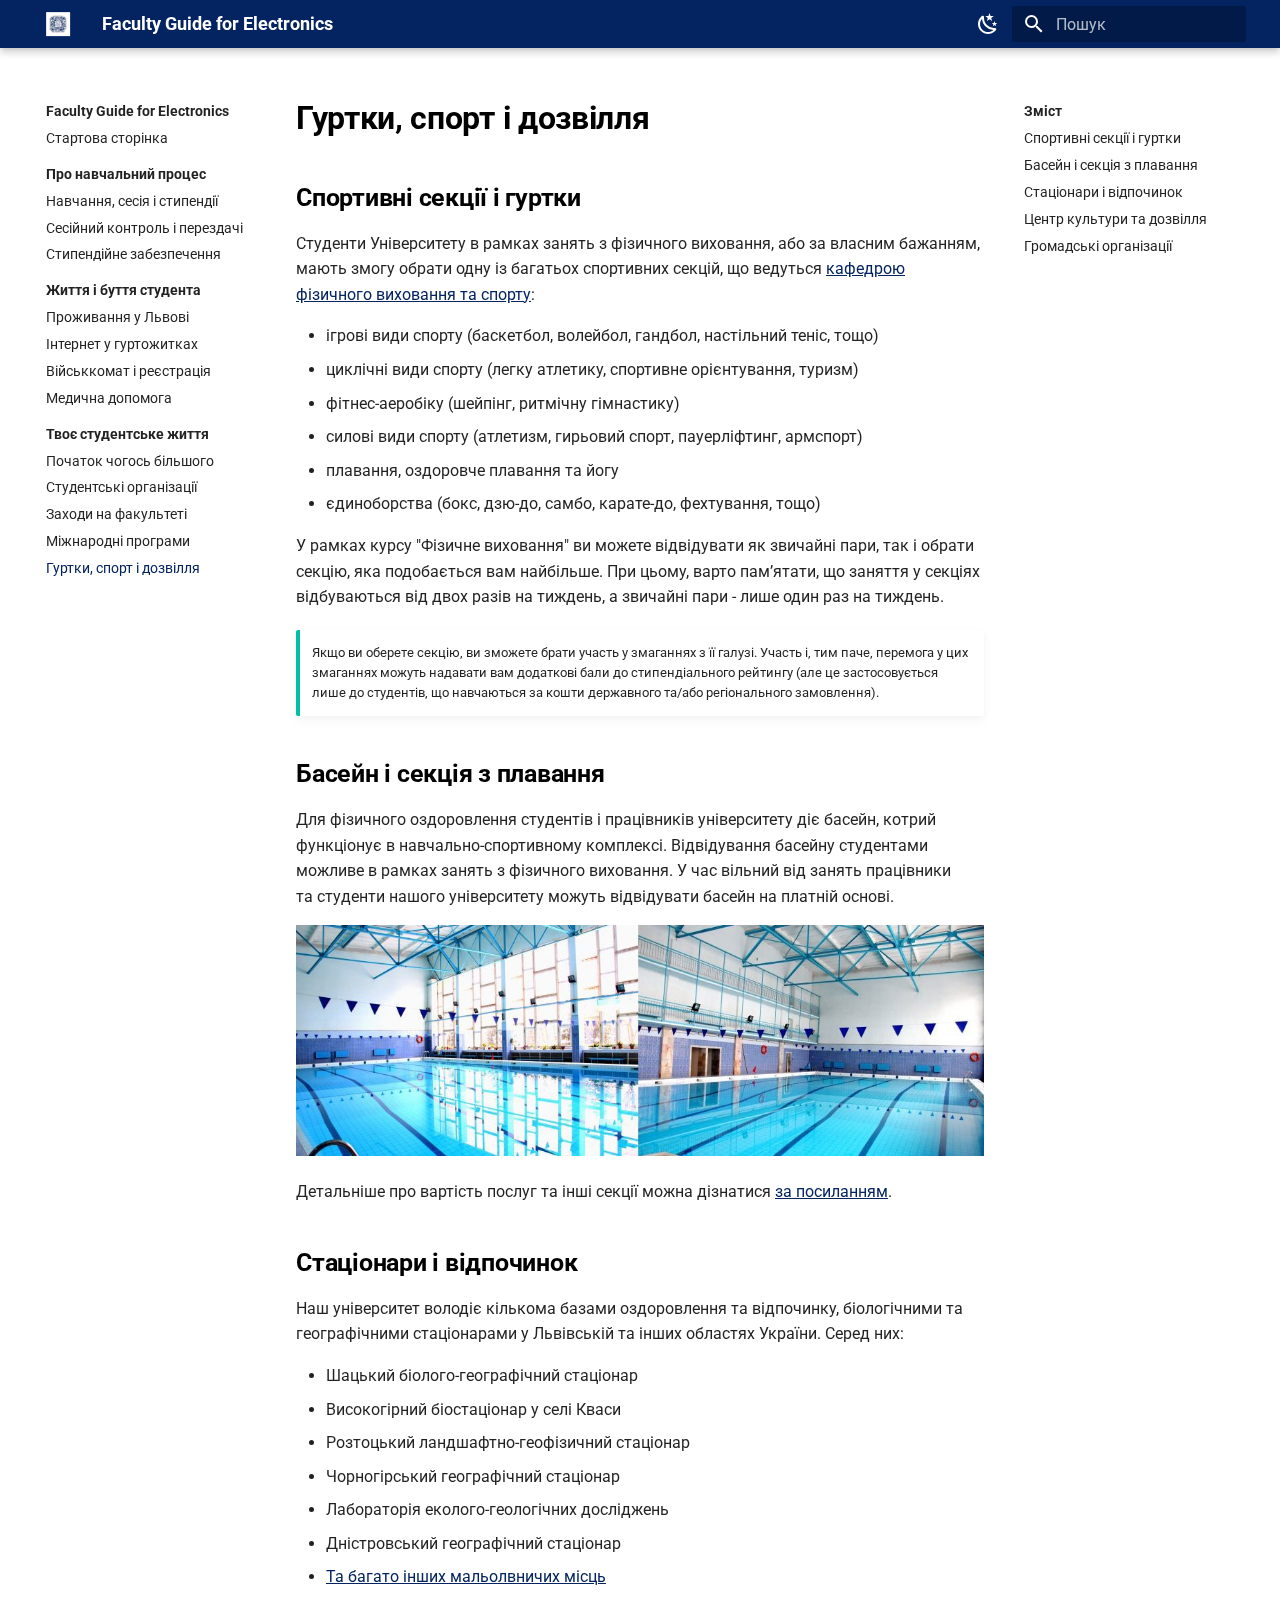
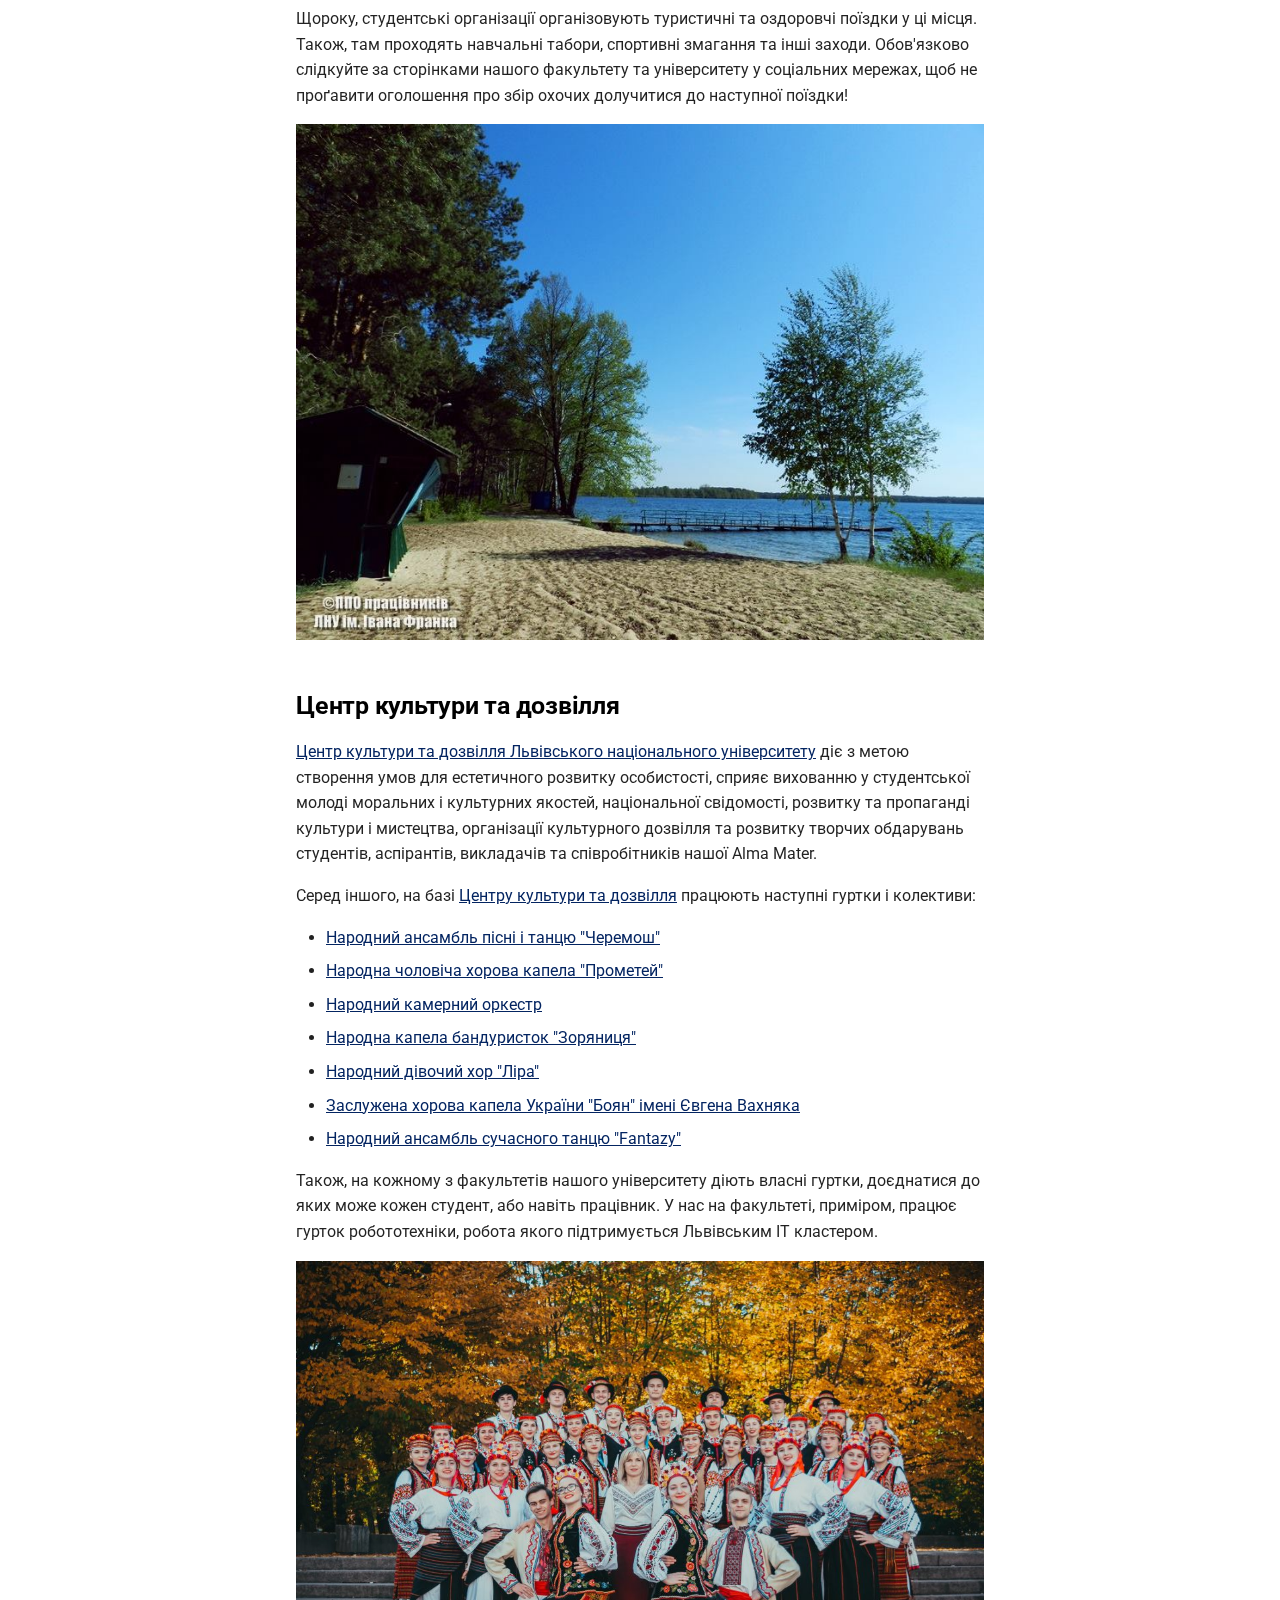
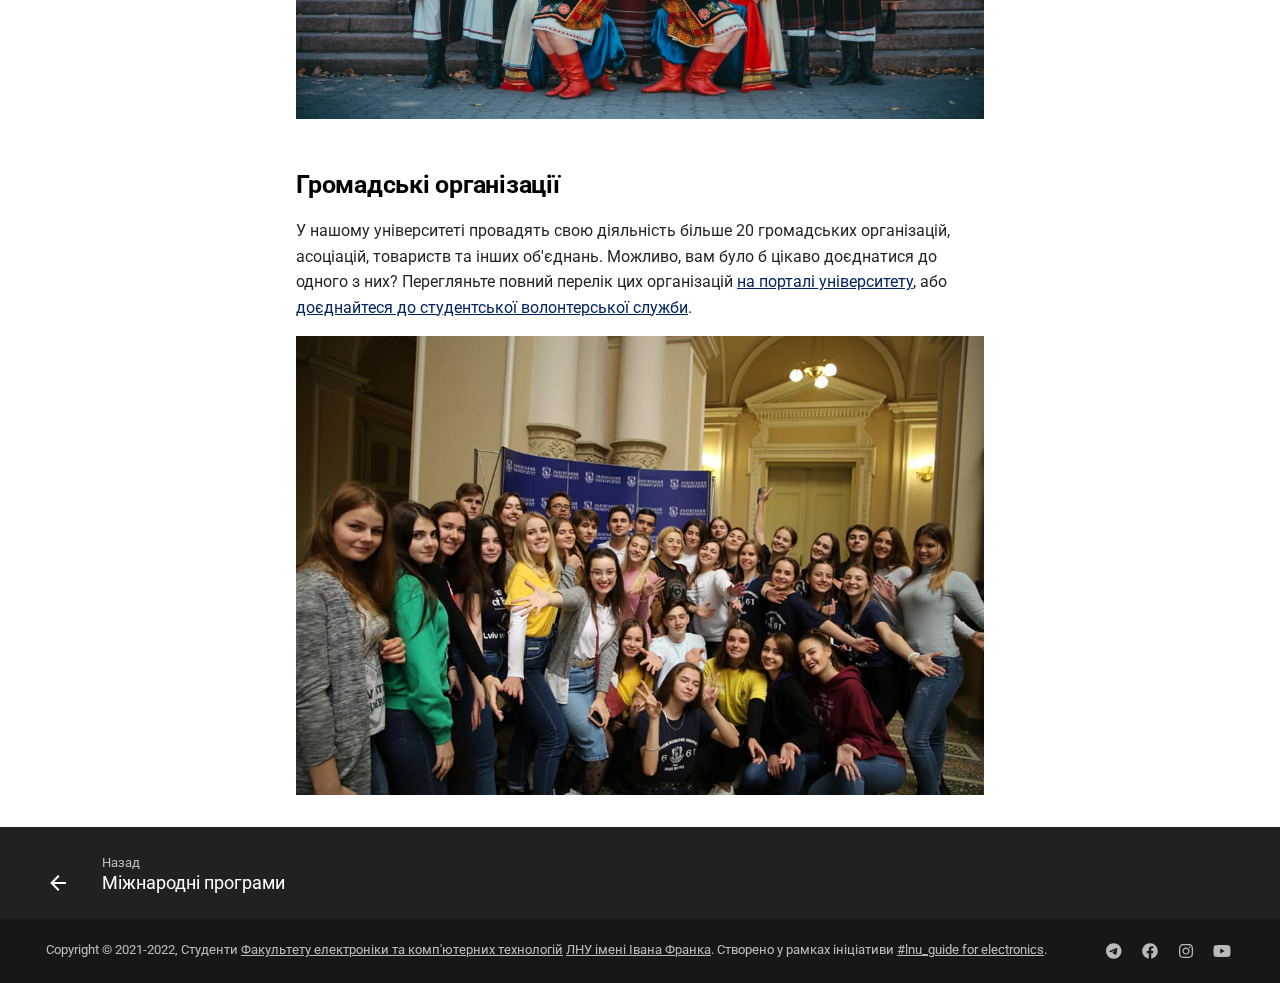
<file: for-freshmen/lifestyle/circles/index.html>
<!doctype html>
<html lang="uk" class="no-js">
  <head>
    
      <meta charset="utf-8">
      <meta name="viewport" content="width=device-width,initial-scale=1">
      
      
      
      <link rel="icon" href="../../../_assets/img/faculty_logo.jpg">
      <meta name="generator" content="mkdocs-1.3.1, mkdocs-material-8.4.1">
    
    
      
        <title>Гуртки, спорт і дозвілля - Faculty Guide for Electronics</title>
      
    
    
      <link rel="stylesheet" href="../../../assets/stylesheets/main.69437709.min.css">
      
        
        <link rel="stylesheet" href="../../../assets/stylesheets/palette.cbb835fc.min.css">
        
      
      
    
    
    
      
        
        
        <link rel="preconnect" href="https://fonts.gstatic.com" crossorigin>
        <link rel="stylesheet" href="https://fonts.googleapis.com/css?family=Roboto:300,300i,400,400i,700,700i%7CSource+Code+Pro:400,400i,700,700i&display=fallback">
        <style>:root{--md-text-font:"Roboto";--md-code-font:"Source Code Pro"}</style>
      
    
    
      <link rel="stylesheet" href="../../../_assets/css/extra.css">
    
    <script>__md_scope=new URL("../../..",location),__md_hash=e=>[...e].reduce((e,_)=>(e<<5)-e+_.charCodeAt(0),0),__md_get=(e,_=localStorage,t=__md_scope)=>JSON.parse(_.getItem(t.pathname+"."+e)),__md_set=(e,_,t=localStorage,a=__md_scope)=>{try{t.setItem(a.pathname+"."+e,JSON.stringify(_))}catch(e){}}</script>
    
      
  


  
  


  <script id="__analytics">function __md_analytics(){function n(){dataLayer.push(arguments)}window.dataLayer=window.dataLayer||[],n("js",new Date),n("config","G-GMPPDCQN2S"),document.addEventListener("DOMContentLoaded",function(){if(document.forms.search&&document.forms.search.query.addEventListener("blur",function(){this.value&&n("event","search",{search_term:this.value})}),document.forms.feedback){var e,a=document.forms.feedback;for(e of a.querySelectorAll("[type=submit]"))e.addEventListener("click",function(e){e.preventDefault();var t=document.location.pathname,e=this.getAttribute("data-md-value");n("event","feedback",{page:t,data:e}),a.firstElementChild.disabled=!0;e=a.querySelector(".md-feedback__note [data-md-value='"+e+"']");e&&(e.hidden=!1)}),a.hidden=!1}"undefined"!=typeof location$&&location$.subscribe(function(e){n("config","G-GMPPDCQN2S",{page_path:e.pathname})})});var e=document.createElement("script");e.async=!0,e.src="https://www.googletagmanager.com/gtag/js?id=G-GMPPDCQN2S",document.getElementById("__analytics").insertAdjacentElement("afterEnd",e)}</script>

  
    <script>"undefined"!=typeof __md_analytics&&__md_analytics()</script>
  

    
    
<link rel="manifest" href="/manifest.webmanifest">

  </head>
  
  
    
    
      
    
    
    
    
    <body dir="ltr" data-md-color-scheme="default" data-md-color-primary="indigo" data-md-color-accent="indigo">
  
    
    
      <script>var palette=__md_get("__palette");if(palette&&"object"==typeof palette.color)for(var key of Object.keys(palette.color))document.body.setAttribute("data-md-color-"+key,palette.color[key])</script>
    
    <input class="md-toggle" data-md-toggle="drawer" type="checkbox" id="__drawer" autocomplete="off">
    <input class="md-toggle" data-md-toggle="search" type="checkbox" id="__search" autocomplete="off">
    <label class="md-overlay" for="__drawer"></label>
    <div data-md-component="skip">
      
        
        <a href="#_1" class="md-skip">
          Перейти до змісту
        </a>
      
    </div>
    <div data-md-component="announce">
      
    </div>
    
    
      

<header class="md-header" data-md-component="header">
  <nav class="md-header__inner md-grid" aria-label="Header">
    <a href="../../.." title="Faculty Guide for Electronics" class="md-header__button md-logo" aria-label="Faculty Guide for Electronics" data-md-component="logo">
      
  <img src="../../../_assets/img/faculty_logo.jpg" alt="logo">

    </a>
    <label class="md-header__button md-icon" for="__drawer">
      <svg xmlns="http://www.w3.org/2000/svg" viewBox="0 0 24 24"><path d="M3 6h18v2H3V6m0 5h18v2H3v-2m0 5h18v2H3v-2Z"/></svg>
    </label>
    <div class="md-header__title" data-md-component="header-title">
      <div class="md-header__ellipsis">
        <div class="md-header__topic">
          <span class="md-ellipsis">
            Faculty Guide for Electronics
          </span>
        </div>
        <div class="md-header__topic" data-md-component="header-topic">
          <span class="md-ellipsis">
            
              Гуртки, спорт і дозвілля
            
          </span>
        </div>
      </div>
    </div>
    
      <form class="md-header__option" data-md-component="palette">
        
          
          
          <input class="md-option" data-md-color-media="(prefers-color-scheme: light)" data-md-color-scheme="default" data-md-color-primary="indigo" data-md-color-accent="indigo"  aria-label="Перейти на Темний бік Сили"  type="radio" name="__palette" id="__palette_1">
          
            <label class="md-header__button md-icon" title="Перейти на Темний бік Сили" for="__palette_2" hidden>
              <svg xmlns="http://www.w3.org/2000/svg" viewBox="0 0 24 24"><path d="m17.75 4.09-2.53 1.94.91 3.06-2.63-1.81-2.63 1.81.91-3.06-2.53-1.94L12.44 4l1.06-3 1.06 3 3.19.09m3.5 6.91-1.64 1.25.59 1.98-1.7-1.17-1.7 1.17.59-1.98L15.75 11l2.06-.05L18.5 9l.69 1.95 2.06.05m-2.28 4.95c.83-.08 1.72 1.1 1.19 1.85-.32.45-.66.87-1.08 1.27C15.17 23 8.84 23 4.94 19.07c-3.91-3.9-3.91-10.24 0-14.14.4-.4.82-.76 1.27-1.08.75-.53 1.93.36 1.85 1.19-.27 2.86.69 5.83 2.89 8.02a9.96 9.96 0 0 0 8.02 2.89m-1.64 2.02a12.08 12.08 0 0 1-7.8-3.47c-2.17-2.19-3.33-5-3.49-7.82-2.81 3.14-2.7 7.96.31 10.98 3.02 3.01 7.84 3.12 10.98.31Z"/></svg>
            </label>
          
        
          
          
          <input class="md-option" data-md-color-media="(prefers-color-scheme: dark)" data-md-color-scheme="slate" data-md-color-primary="indigo" data-md-color-accent="indigo"  aria-label="Перейти на Світлий бік Сили"  type="radio" name="__palette" id="__palette_2">
          
            <label class="md-header__button md-icon" title="Перейти на Світлий бік Сили" for="__palette_1" hidden>
              <svg xmlns="http://www.w3.org/2000/svg" viewBox="0 0 24 24"><path d="M12 7a5 5 0 0 1 5 5 5 5 0 0 1-5 5 5 5 0 0 1-5-5 5 5 0 0 1 5-5m0 2a3 3 0 0 0-3 3 3 3 0 0 0 3 3 3 3 0 0 0 3-3 3 3 0 0 0-3-3m0-7 2.39 3.42C13.65 5.15 12.84 5 12 5c-.84 0-1.65.15-2.39.42L12 2M3.34 7l4.16-.35A7.2 7.2 0 0 0 5.94 8.5c-.44.74-.69 1.5-.83 2.29L3.34 7m.02 10 1.76-3.77a7.131 7.131 0 0 0 2.38 4.14L3.36 17M20.65 7l-1.77 3.79a7.023 7.023 0 0 0-2.38-4.15l4.15.36m-.01 10-4.14.36c.59-.51 1.12-1.14 1.54-1.86.42-.73.69-1.5.83-2.29L20.64 17M12 22l-2.41-3.44c.74.27 1.55.44 2.41.44.82 0 1.63-.17 2.37-.44L12 22Z"/></svg>
            </label>
          
        
      </form>
    
    
    
      <label class="md-header__button md-icon" for="__search">
        <svg xmlns="http://www.w3.org/2000/svg" viewBox="0 0 24 24"><path d="M9.5 3A6.5 6.5 0 0 1 16 9.5c0 1.61-.59 3.09-1.56 4.23l.27.27h.79l5 5-1.5 1.5-5-5v-.79l-.27-.27A6.516 6.516 0 0 1 9.5 16 6.5 6.5 0 0 1 3 9.5 6.5 6.5 0 0 1 9.5 3m0 2C7 5 5 7 5 9.5S7 14 9.5 14 14 12 14 9.5 12 5 9.5 5Z"/></svg>
      </label>
      <div class="md-search" data-md-component="search" role="dialog">
  <label class="md-search__overlay" for="__search"></label>
  <div class="md-search__inner" role="search">
    <form class="md-search__form" name="search">
      <input type="text" class="md-search__input" name="query" aria-label="Пошук" placeholder="Пошук" autocapitalize="off" autocorrect="off" autocomplete="off" spellcheck="false" data-md-component="search-query" required>
      <label class="md-search__icon md-icon" for="__search">
        <svg xmlns="http://www.w3.org/2000/svg" viewBox="0 0 24 24"><path d="M9.5 3A6.5 6.5 0 0 1 16 9.5c0 1.61-.59 3.09-1.56 4.23l.27.27h.79l5 5-1.5 1.5-5-5v-.79l-.27-.27A6.516 6.516 0 0 1 9.5 16 6.5 6.5 0 0 1 3 9.5 6.5 6.5 0 0 1 9.5 3m0 2C7 5 5 7 5 9.5S7 14 9.5 14 14 12 14 9.5 12 5 9.5 5Z"/></svg>
        <svg xmlns="http://www.w3.org/2000/svg" viewBox="0 0 24 24"><path d="M20 11v2H8l5.5 5.5-1.42 1.42L4.16 12l7.92-7.92L13.5 5.5 8 11h12Z"/></svg>
      </label>
      <nav class="md-search__options" aria-label="Search">
        
          <a href="javascript:void(0)" class="md-search__icon md-icon" aria-label="Share" data-clipboard data-clipboard-text="" data-md-component="search-share" tabindex="-1">
            <svg xmlns="http://www.w3.org/2000/svg" viewBox="0 0 24 24"><path d="M18 16.08c-.76 0-1.44.3-1.96.77L8.91 12.7c.05-.23.09-.46.09-.7 0-.24-.04-.47-.09-.7l7.05-4.11c.54.5 1.25.81 2.04.81a3 3 0 0 0 3-3 3 3 0 0 0-3-3 3 3 0 0 0-3 3c0 .24.04.47.09.7L8.04 9.81C7.5 9.31 6.79 9 6 9a3 3 0 0 0-3 3 3 3 0 0 0 3 3c.79 0 1.5-.31 2.04-.81l7.12 4.15c-.05.21-.08.43-.08.66 0 1.61 1.31 2.91 2.92 2.91 1.61 0 2.92-1.3 2.92-2.91A2.92 2.92 0 0 0 18 16.08Z"/></svg>
          </a>
        
        <button type="reset" class="md-search__icon md-icon" aria-label="Clear" tabindex="-1">
          <svg xmlns="http://www.w3.org/2000/svg" viewBox="0 0 24 24"><path d="M19 6.41 17.59 5 12 10.59 6.41 5 5 6.41 10.59 12 5 17.59 6.41 19 12 13.41 17.59 19 19 17.59 13.41 12 19 6.41Z"/></svg>
        </button>
      </nav>
      
        <div class="md-search__suggest" data-md-component="search-suggest"></div>
      
    </form>
    <div class="md-search__output">
      <div class="md-search__scrollwrap" data-md-scrollfix>
        <div class="md-search-result" data-md-component="search-result">
          <div class="md-search-result__meta">
            Initializing search
          </div>
          <ol class="md-search-result__list"></ol>
        </div>
      </div>
    </div>
  </div>
</div>
    
    
  </nav>
  
</header>
    
    <div class="md-container" data-md-component="container">
      
      
        
          
        
      
      <main class="md-main" data-md-component="main">
        <div class="md-main__inner md-grid">
          
            
              
              <div class="md-sidebar md-sidebar--primary" data-md-component="sidebar" data-md-type="navigation" >
                <div class="md-sidebar__scrollwrap">
                  <div class="md-sidebar__inner">
                    


<nav class="md-nav md-nav--primary" aria-label="Navigation" data-md-level="0">
  <label class="md-nav__title" for="__drawer">
    <a href="../../.." title="Faculty Guide for Electronics" class="md-nav__button md-logo" aria-label="Faculty Guide for Electronics" data-md-component="logo">
      
  <img src="../../../_assets/img/faculty_logo.jpg" alt="logo">

    </a>
    Faculty Guide for Electronics
  </label>
  
  <ul class="md-nav__list" data-md-scrollfix>
    
      
      
      

  
  
  
    <li class="md-nav__item">
      <a href="../../.." class="md-nav__link">
        Стартова сторінка
      </a>
    </li>
  

    
      
      
      

  
  
  
    
      
    
    <li class="md-nav__item md-nav__item--section md-nav__item--nested">
      
      
        <input class="md-nav__toggle md-toggle md-toggle--indeterminate" data-md-toggle="__nav_2" type="checkbox" id="__nav_2" checked>
      
      
      
      
        <label class="md-nav__link" for="__nav_2">
          Про навчальний процес
          <span class="md-nav__icon md-icon"></span>
        </label>
      
      <nav class="md-nav" aria-label="Про навчальний процес" data-md-level="1">
        <label class="md-nav__title" for="__nav_2">
          <span class="md-nav__icon md-icon"></span>
          Про навчальний процес
        </label>
        <ul class="md-nav__list" data-md-scrollfix>
          
            
              
  
  
  
    <li class="md-nav__item">
      <a href="../../education/" class="md-nav__link">
        Навчання, сесія і стипендії
      </a>
    </li>
  

            
          
            
              
  
  
  
    <li class="md-nav__item">
      <a href="../../education/session/" class="md-nav__link">
        Сесійний контроль і перездачі
      </a>
    </li>
  

            
          
            
              
  
  
  
    <li class="md-nav__item">
      <a href="../../education/scholarships/" class="md-nav__link">
        Стипендійне забезпечення
      </a>
    </li>
  

            
          
        </ul>
      </nav>
    </li>
  

    
      
      
      

  
  
  
    
      
    
    <li class="md-nav__item md-nav__item--section md-nav__item--nested">
      
      
        <input class="md-nav__toggle md-toggle md-toggle--indeterminate" data-md-toggle="__nav_3" type="checkbox" id="__nav_3" checked>
      
      
      
      
        <label class="md-nav__link" for="__nav_3">
          Життя і буття студента
          <span class="md-nav__icon md-icon"></span>
        </label>
      
      <nav class="md-nav" aria-label="Життя і буття студента" data-md-level="1">
        <label class="md-nav__title" for="__nav_3">
          <span class="md-nav__icon md-icon"></span>
          Життя і буття студента
        </label>
        <ul class="md-nav__list" data-md-scrollfix>
          
            
              
  
  
  
    <li class="md-nav__item">
      <a href="../../residence/" class="md-nav__link">
        Проживання у Львові
      </a>
    </li>
  

            
          
            
              
  
  
  
    <li class="md-nav__item">
      <a href="../../residence/internet-access/" class="md-nav__link">
        Інтернет у гуртожитках
      </a>
    </li>
  

            
          
            
              
  
  
  
    <li class="md-nav__item">
      <a href="../../residence/gov-registration/" class="md-nav__link">
        Військкомат і реєстрація
      </a>
    </li>
  

            
          
            
              
  
  
  
    <li class="md-nav__item">
      <a href="../../residence/medicaid/" class="md-nav__link">
        Медична допомога
      </a>
    </li>
  

            
          
        </ul>
      </nav>
    </li>
  

    
      
      
      

  
  
    
  
  
    
      
    
    <li class="md-nav__item md-nav__item--active md-nav__item--section md-nav__item--nested">
      
      
        <input class="md-nav__toggle md-toggle" data-md-toggle="__nav_4" type="checkbox" id="__nav_4" checked>
      
      
      
      
        <label class="md-nav__link" for="__nav_4">
          Твоє студентське життя
          <span class="md-nav__icon md-icon"></span>
        </label>
      
      <nav class="md-nav" aria-label="Твоє студентське життя" data-md-level="1">
        <label class="md-nav__title" for="__nav_4">
          <span class="md-nav__icon md-icon"></span>
          Твоє студентське життя
        </label>
        <ul class="md-nav__list" data-md-scrollfix>
          
            
              
  
  
  
    <li class="md-nav__item">
      <a href="../" class="md-nav__link">
        Початок чогось більшого
      </a>
    </li>
  

            
          
            
              
  
  
  
    <li class="md-nav__item">
      <a href="../organizations/" class="md-nav__link">
        Студентські організації
      </a>
    </li>
  

            
          
            
              
  
  
  
    <li class="md-nav__item">
      <a href="../events/" class="md-nav__link">
        Заходи на факультеті
      </a>
    </li>
  

            
          
            
              
  
  
  
    <li class="md-nav__item">
      <a href="../international/" class="md-nav__link">
        Міжнародні програми
      </a>
    </li>
  

            
          
            
              
  
  
    
  
  
    <li class="md-nav__item md-nav__item--active">
      
      <input class="md-nav__toggle md-toggle" data-md-toggle="toc" type="checkbox" id="__toc">
      
      
        
      
      
        <label class="md-nav__link md-nav__link--active" for="__toc">
          Гуртки, спорт і дозвілля
          <span class="md-nav__icon md-icon"></span>
        </label>
      
      <a href="./" class="md-nav__link md-nav__link--active">
        Гуртки, спорт і дозвілля
      </a>
      
        

<nav class="md-nav md-nav--secondary" aria-label="Зміст">
  
  
  
    
  
  
    <label class="md-nav__title" for="__toc">
      <span class="md-nav__icon md-icon"></span>
      Зміст
    </label>
    <ul class="md-nav__list" data-md-component="toc" data-md-scrollfix>
      
        <li class="md-nav__item">
  <a href="#_2" class="md-nav__link">
    Спортивні секції і гуртки
  </a>
  
</li>
      
        <li class="md-nav__item">
  <a href="#_3" class="md-nav__link">
    Басейн і секція з плавання
  </a>
  
</li>
      
        <li class="md-nav__item">
  <a href="#_4" class="md-nav__link">
    Стаціонари і відпочинок
  </a>
  
</li>
      
        <li class="md-nav__item">
  <a href="#_5" class="md-nav__link">
    Центр культури та дозвілля
  </a>
  
</li>
      
        <li class="md-nav__item">
  <a href="#_6" class="md-nav__link">
    Громадські організації
  </a>
  
</li>
      
    </ul>
  
</nav>
      
    </li>
  

            
          
        </ul>
      </nav>
    </li>
  

    
  </ul>
</nav>
                  </div>
                </div>
              </div>
            
            
              
              <div class="md-sidebar md-sidebar--secondary" data-md-component="sidebar" data-md-type="toc" >
                <div class="md-sidebar__scrollwrap">
                  <div class="md-sidebar__inner">
                    

<nav class="md-nav md-nav--secondary" aria-label="Зміст">
  
  
  
    
  
  
    <label class="md-nav__title" for="__toc">
      <span class="md-nav__icon md-icon"></span>
      Зміст
    </label>
    <ul class="md-nav__list" data-md-component="toc" data-md-scrollfix>
      
        <li class="md-nav__item">
  <a href="#_2" class="md-nav__link">
    Спортивні секції і гуртки
  </a>
  
</li>
      
        <li class="md-nav__item">
  <a href="#_3" class="md-nav__link">
    Басейн і секція з плавання
  </a>
  
</li>
      
        <li class="md-nav__item">
  <a href="#_4" class="md-nav__link">
    Стаціонари і відпочинок
  </a>
  
</li>
      
        <li class="md-nav__item">
  <a href="#_5" class="md-nav__link">
    Центр культури та дозвілля
  </a>
  
</li>
      
        <li class="md-nav__item">
  <a href="#_6" class="md-nav__link">
    Громадські організації
  </a>
  
</li>
      
    </ul>
  
</nav>
                  </div>
                </div>
              </div>
            
          
          <div class="md-content" data-md-component="content">
            <article class="md-content__inner md-typeset">
              
                


<h1 id="_1">Гуртки, спорт і дозвілля</h1>
<h2 id="_2">Спортивні секції і гуртки</h2>
<p>Студенти Університету в рамках занять з фізичного виховання, або за власним бажанням, мають змогу обрати одну із багатьох спортивних секцій, що ведуться <a href="https://students.lnu.edu.ua/sport/">кафедрою фізичного виховання та спорту</a>:</p>
<ul>
<li>ігрові види спорту (баскетбол, волейбол, гандбол, настільний теніс, тощо)</li>
<li>циклічні види спорту (легку атлетику, спортивне орієнтування, туризм)</li>
<li>фітнес-аеробіку (шейпінг, ритмічну гімнастику)</li>
<li>силові види спорту (атлетизм, гирьовий спорт, пауерліфтинг, армспорт)</li>
<li>плавання, оздоровче плавання та йогу</li>
<li>єдиноборства (бокс, дзю-до, самбо, карате-до, фехтування, тощо)</li>
</ul>
<p>У рамках курсу "Фізичне виховання" ви можете відвідувати як звичайні пари, так і обрати секцію, яка подобається вам найбільше. При цьому, варто пам’ятати, що заняття у секціях відбуваються від двох разів на тиждень, а звичайні пари - лише один раз на тиждень.</p>
<div class="admonition tip">
<p>Якщо ви оберете секцію, ви зможете брати участь у змаганнях з її галузі. Участь і, тим паче, перемога у цих змаганнях можуть надавати вам додаткові бали до стипендіального рейтингу (але це застосовується лише до студентів, що навчаються за кошти державного та/або регіонального замовлення).</p>
</div>
<h2 id="_3">Басейн і секція з плавання</h2>
<p>Для фізичного оздоровлення студентів і працівників університету діє басейн, котрий функціонує в навчально-спортивному комплексі. Відвідування басейну студентами можливе в рамках занять з фізичного виховання. У час вільний від занять працівники та студенти нашого університету можуть відвідувати басейн на платній основі.</p>
<p><img alt="" src="../../../_assets/img/university/pool.jpeg" /></p>
<p>Детальніше про вартість послуг та інші секції можна дізнатися <a href="http://students.lnu.edu.ua/sport">за посиланням</a>.</p>
<h2 id="_4">Стаціонари і відпочинок</h2>
<p>Наш університет володіє кількома базами оздоровлення та відпочинку, біологічними та географічними стаціонарами у Львівській та інших областях України. Серед них:</p>
<ul>
<li>Шацький біолого-географічний стаціонар</li>
<li>Високогірний біостаціонар у селі Кваси</li>
<li>Розтоцький ландшафтно-геофізичний стаціонар</li>
<li>Чорногірський географічний стаціонар</li>
<li>Лабораторія еколого-геологічних досліджень</li>
<li>Дністровський географічний стаціонар</li>
<li><a href="https://lnu.edu.ua/structure/subdivisions/stations/">Та багато інших мальолвничих місць</a></li>
</ul>
<p>Щороку, студентські організації організовують туристичні та оздоровчі поїздки у ці місця. Також, там проходять навчальні табори, спортивні змагання та інші заходи. Обов'язково слідкуйте за сторінками нашого факультету та університету у соціальних мережах, щоб не проґавити оголошення про збір охочих долучитися до наступної поїздки!</p>
<p><img alt="" src="../../../_assets/img/university/shatsk.jpg" /></p>
<h2 id="_5">Центр культури та дозвілля</h2>
<p><a href="http://centres.lnu.edu.ua/culture-and-leisure/">Центр культури та дозвілля Львівського національного університету</a> діє з метою створення умов для естетичного розвитку особистості, сприяє вихованню у студентської молоді моральних і культурних якостей, національної свідомості, розвитку та пропаганді культури і мистецтва, організації культурного дозвілля та розвитку творчих обдарувань студентів, аспірантів, викладачів та співробітників нашої Alma Mater.</p>
<p>Серед іншого, на базі <a href="http://centres.lnu.edu.ua/culture-and-leisure/">Центру культури та дозвілля</a> працюють наступні гуртки і колективи:</p>
<ul>
<li><a href="http://cheremosh.lnu.edu.ua/">Народний ансамбль пісні і танцю "Черемош"</a></li>
<li><a href="http://centres.lnu.edu.ua/culture-and-leisure/collectives/prometej/">Народна чоловіча хорова капела "Прометей"</a></li>
<li><a href="http://centres.lnu.edu.ua/culture-and-leisure/collectives/orkestr/">Народний камерний оркестр</a></li>
<li><a href="http://centres.lnu.edu.ua/culture-and-leisure/collectives/zoryanytsya/">Народна капела бандуристок "Зоряниця"</a></li>
<li><a href="http://centres.lnu.edu.ua/culture-and-leisure/collectives/lira/">Народний дівочий хор "Ліра"</a></li>
<li><a href="http://centres.lnu.edu.ua/culture-and-leisure/collectives/zasluzhena-horova-kapela-ukrajiny-boyan-imeni-evhena-vahnyaka/">Заслужена хорова капела України "Боян" імені Євгена Вахняка</a></li>
<li><a href="http://centres.lnu.edu.ua/culture-and-leisure/collectives/fantasy/">Народний ансамбль сучасного танцю "Fantazy"</a></li>
</ul>
<p>Також, на кожному з факультетів нашого університету діють власні гуртки, доєднатися до яких може кожен студент, або навіть працівник. У нас на факультеті, приміром, працює гурток робототехніки, робота якого підтримується Львівським ІТ кластером.</p>
<p><img alt="" src="../../../_assets/img/university/cheremosh.jpg" /></p>
<h2 id="_6">Громадські організації</h2>
<p>У нашому університеті провадять свою діяльність більше 20 громадських організацій, асоціацій, товариств та інших об'єднань. Можливо, вам було б цікаво доєднатися до одного з них? Перегляньте повний перелік цих організацій <a href="https://lnu.edu.ua/about/public-organizations/">на порталі університету</a>, або <a href="https://lnu.edu.ua/khochu-staty-volonterom/">доєднайтеся до студентської волонтерської служби</a>.</p>
<p><img alt="" src="../../../_assets/img/university/volunteers.jpg" /></p>


  



              
            </article>
            
          </div>
        </div>
        
          <a href="#" class="md-top md-icon" data-md-component="top" hidden>
            <svg xmlns="http://www.w3.org/2000/svg" viewBox="0 0 24 24"><path d="M13 20h-2V8l-5.5 5.5-1.42-1.42L12 4.16l7.92 7.92-1.42 1.42L13 8v12Z"/></svg>
            Back to top
          </a>
        
      </main>
      
        <footer class="md-footer">
  
    
    <nav class="md-footer__inner md-grid" aria-label="Footer" >
      
        
        <a href="../international/" class="md-footer__link md-footer__link--prev" aria-label="Назад: Міжнародні програми" rel="prev">
          <div class="md-footer__button md-icon">
            <svg xmlns="http://www.w3.org/2000/svg" viewBox="0 0 24 24"><path d="M20 11v2H8l5.5 5.5-1.42 1.42L4.16 12l7.92-7.92L13.5 5.5 8 11h12Z"/></svg>
          </div>
          <div class="md-footer__title">
            <div class="md-ellipsis">
              <span class="md-footer__direction">
                Назад
              </span>
              Міжнародні програми
            </div>
          </div>
        </a>
      
      
    </nav>
  
  <div class="md-footer-meta md-typeset">
    <div class="md-footer-meta__inner md-grid">
      <div class="md-copyright">
  
    <div class="md-copyright__highlight">
      Copyright &copy; 2021-2022, Студенти <a href='https://electronics.lnu.edu.ua/' target='_blank'>Факультету електроніки та комп'ютерних технологій</a> <a href='https://lnu.edu.ua/' target='_blank'>ЛНУ імені Івана Франка</a>. Створено у рамках ініціативи <a href='https://t.me/lnu_guide'>#lnu_guide for electronics</a>.

    </div>
  
  
</div>
      
        <div class="md-social">
  
    
    
      
      
    
    <a href="https://t.me/electronics_lnu" target="_blank" rel="noopener" title="t.me" class="md-social__link">
      <svg xmlns="http://www.w3.org/2000/svg" viewBox="0 0 496 512"><!--! Font Awesome Free 6.1.2 by @fontawesome - https://fontawesome.com License - https://fontawesome.com/license/free (Icons: CC BY 4.0, Fonts: SIL OFL 1.1, Code: MIT License) Copyright 2022 Fonticons, Inc.--><path d="M248 8C111.033 8 0 119.033 0 256s111.033 248 248 248 248-111.033 248-248S384.967 8 248 8Zm114.952 168.66c-3.732 39.215-19.881 134.378-28.1 178.3-3.476 18.584-10.322 24.816-16.948 25.425-14.4 1.326-25.338-9.517-39.287-18.661-21.827-14.308-34.158-23.215-55.346-37.177-24.485-16.135-8.612-25 5.342-39.5 3.652-3.793 67.107-61.51 68.335-66.746.153-.655.3-3.1-1.154-4.384s-3.59-.849-5.135-.5q-3.283.746-104.608 69.142-14.845 10.194-26.894 9.934c-8.855-.191-25.888-5.006-38.551-9.123-15.531-5.048-27.875-7.717-26.8-16.291q.84-6.7 18.45-13.7 108.446-47.248 144.628-62.3c68.872-28.647 83.183-33.623 92.511-33.789 2.052-.034 6.639.474 9.61 2.885a10.452 10.452 0 0 1 3.53 6.716 43.765 43.765 0 0 1 .417 9.769Z"/></svg>
    </a>
  
    
    
      
      
    
    <a href="https://facebook.com/electronics.lnu" target="_blank" rel="noopener" title="facebook.com" class="md-social__link">
      <svg xmlns="http://www.w3.org/2000/svg" viewBox="0 0 512 512"><!--! Font Awesome Free 6.1.2 by @fontawesome - https://fontawesome.com License - https://fontawesome.com/license/free (Icons: CC BY 4.0, Fonts: SIL OFL 1.1, Code: MIT License) Copyright 2022 Fonticons, Inc.--><path d="M504 256C504 119 393 8 256 8S8 119 8 256c0 123.78 90.69 226.38 209.25 245V327.69h-63V256h63v-54.64c0-62.15 37-96.48 93.67-96.48 27.14 0 55.52 4.84 55.52 4.84v61h-31.28c-30.8 0-40.41 19.12-40.41 38.73V256h68.78l-11 71.69h-57.78V501C413.31 482.38 504 379.78 504 256z"/></svg>
    </a>
  
    
    
      
      
    
    <a href="https://instagram.com/electronics_lnu" target="_blank" rel="noopener" title="instagram.com" class="md-social__link">
      <svg xmlns="http://www.w3.org/2000/svg" viewBox="0 0 448 512"><!--! Font Awesome Free 6.1.2 by @fontawesome - https://fontawesome.com License - https://fontawesome.com/license/free (Icons: CC BY 4.0, Fonts: SIL OFL 1.1, Code: MIT License) Copyright 2022 Fonticons, Inc.--><path d="M224.1 141c-63.6 0-114.9 51.3-114.9 114.9s51.3 114.9 114.9 114.9S339 319.5 339 255.9 287.7 141 224.1 141zm0 189.6c-41.1 0-74.7-33.5-74.7-74.7s33.5-74.7 74.7-74.7 74.7 33.5 74.7 74.7-33.6 74.7-74.7 74.7zm146.4-194.3c0 14.9-12 26.8-26.8 26.8-14.9 0-26.8-12-26.8-26.8s12-26.8 26.8-26.8 26.8 12 26.8 26.8zm76.1 27.2c-1.7-35.9-9.9-67.7-36.2-93.9-26.2-26.2-58-34.4-93.9-36.2-37-2.1-147.9-2.1-184.9 0-35.8 1.7-67.6 9.9-93.9 36.1s-34.4 58-36.2 93.9c-2.1 37-2.1 147.9 0 184.9 1.7 35.9 9.9 67.7 36.2 93.9s58 34.4 93.9 36.2c37 2.1 147.9 2.1 184.9 0 35.9-1.7 67.7-9.9 93.9-36.2 26.2-26.2 34.4-58 36.2-93.9 2.1-37 2.1-147.8 0-184.8zM398.8 388c-7.8 19.6-22.9 34.7-42.6 42.6-29.5 11.7-99.5 9-132.1 9s-102.7 2.6-132.1-9c-19.6-7.8-34.7-22.9-42.6-42.6-11.7-29.5-9-99.5-9-132.1s-2.6-102.7 9-132.1c7.8-19.6 22.9-34.7 42.6-42.6 29.5-11.7 99.5-9 132.1-9s102.7-2.6 132.1 9c19.6 7.8 34.7 22.9 42.6 42.6 11.7 29.5 9 99.5 9 132.1s2.7 102.7-9 132.1z"/></svg>
    </a>
  
    
    
      
      
    
    <a href="https://youtube.com/channel/UCrKI0wrgSLhqOUESLiTk4UA" target="_blank" rel="noopener" title="youtube.com" class="md-social__link">
      <svg xmlns="http://www.w3.org/2000/svg" viewBox="0 0 576 512"><!--! Font Awesome Free 6.1.2 by @fontawesome - https://fontawesome.com License - https://fontawesome.com/license/free (Icons: CC BY 4.0, Fonts: SIL OFL 1.1, Code: MIT License) Copyright 2022 Fonticons, Inc.--><path d="M549.655 124.083c-6.281-23.65-24.787-42.276-48.284-48.597C458.781 64 288 64 288 64S117.22 64 74.629 75.486c-23.497 6.322-42.003 24.947-48.284 48.597-11.412 42.867-11.412 132.305-11.412 132.305s0 89.438 11.412 132.305c6.281 23.65 24.787 41.5 48.284 47.821C117.22 448 288 448 288 448s170.78 0 213.371-11.486c23.497-6.321 42.003-24.171 48.284-47.821 11.412-42.867 11.412-132.305 11.412-132.305s0-89.438-11.412-132.305zm-317.51 213.508V175.185l142.739 81.205-142.739 81.201z"/></svg>
    </a>
  
</div>
      
    </div>
  </div>
</footer>
      
    </div>
    <div class="md-dialog" data-md-component="dialog">
      <div class="md-dialog__inner md-typeset"></div>
    </div>
    
    <script id="__config" type="application/json">{"base": "../../..", "features": ["announce.dismiss", "navigation.expand", "navigation.instant", "navigation.sections", "navigation.top", "navigation.tracking", "search.highlight", "search.share", "search.suggest"], "search": "../../../assets/javascripts/workers/search.ecf98df9.min.js", "translations": {"clipboard.copied": "\u0421\u043a\u043e\u043f\u0456\u0439\u043e\u0432\u0430\u043d\u043e \u0432 \u0431\u0443\u0444\u0435\u0440", "clipboard.copy": "\u0421\u043a\u043e\u043f\u0456\u044e\u0432\u0430\u0442\u0438 \u0432 \u0431\u0443\u0444\u0435\u0440", "search.config.lang": "ru", "search.config.pipeline": "trimmer, stopWordFilter", "search.config.separator": "[\\s\\-]+", "search.placeholder": "\u041f\u043e\u0448\u0443\u043a", "search.result.more.one": "1 more on this page", "search.result.more.other": "# more on this page", "search.result.none": "\u0417\u0431\u0456\u0433\u0456\u0432 \u043d\u0435 \u0437\u043d\u0430\u0439\u0434\u0435\u043d\u043e", "search.result.one": "\u0417\u043d\u0430\u0439\u0434\u0435\u043d\u043e 1 \u0437\u0431\u0456\u0433", "search.result.other": "\u0417\u043d\u0430\u0439\u0434\u0435\u043d\u043e # \u0437\u0431\u0456\u0433\u0456\u0432", "search.result.placeholder": "\u0420\u043e\u0437\u043f\u043e\u0447\u043d\u0456\u0442\u044c \u043f\u0438\u0441\u0430\u0442\u0438 \u0434\u043b\u044f \u043f\u043e\u0448\u0443\u043a\u0443", "search.result.term.missing": "Missing", "select.version.title": "Select version"}}</script>
    
    
      <script src="../../../assets/javascripts/bundle.9c69f0bc.min.js"></script>
      
    
  </body>
</html>
</file>
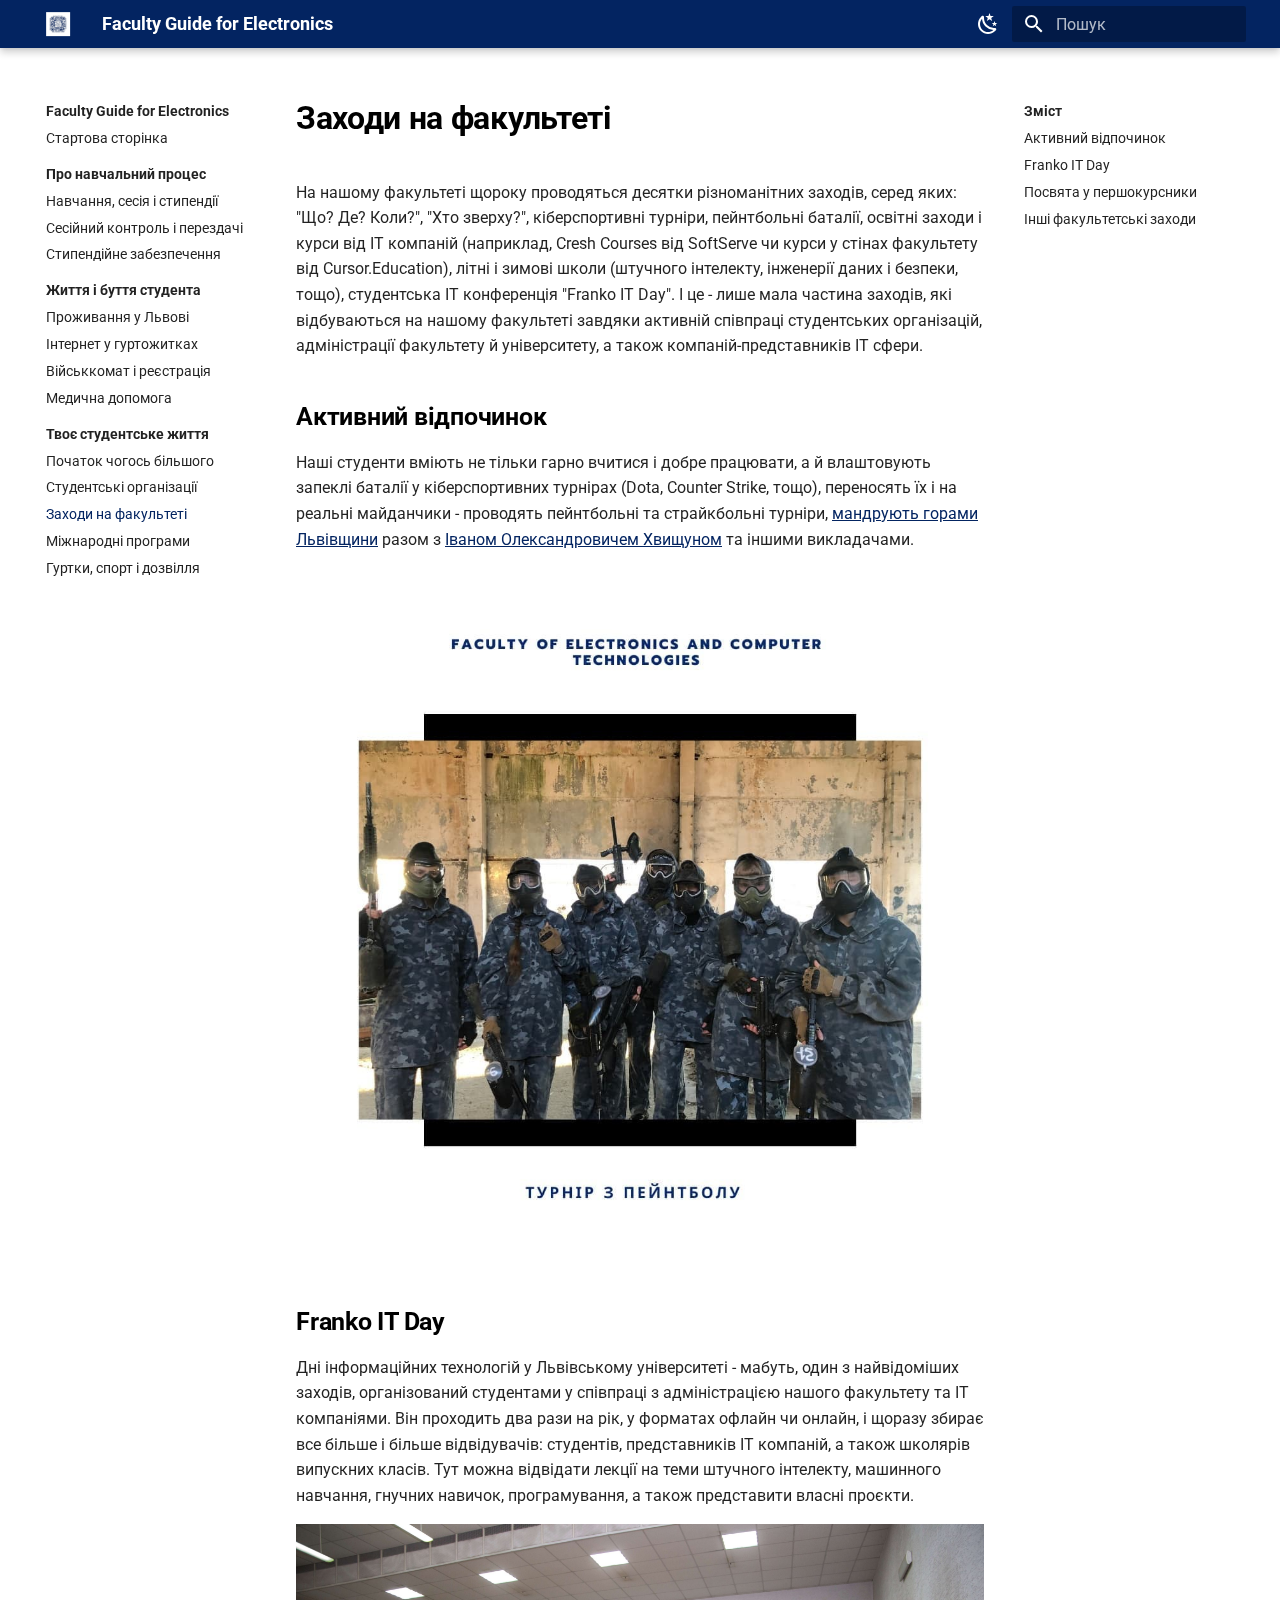
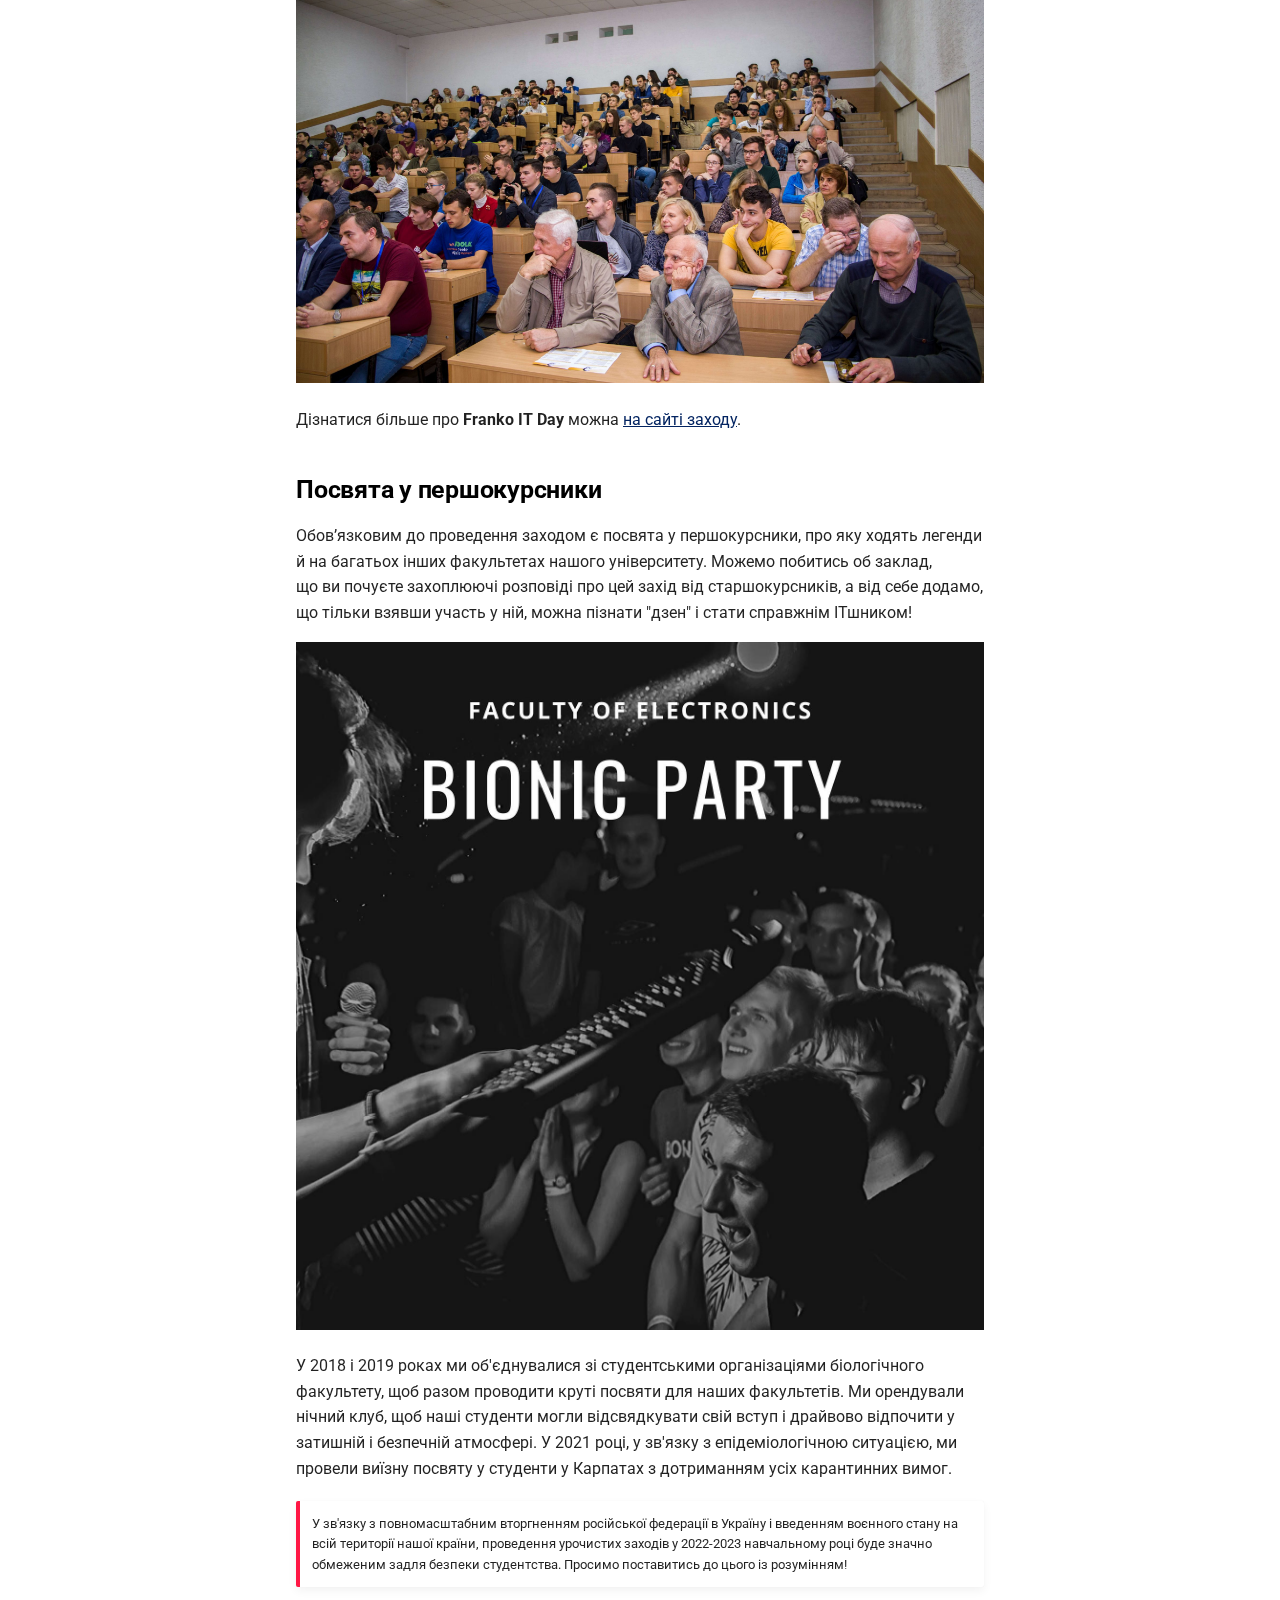
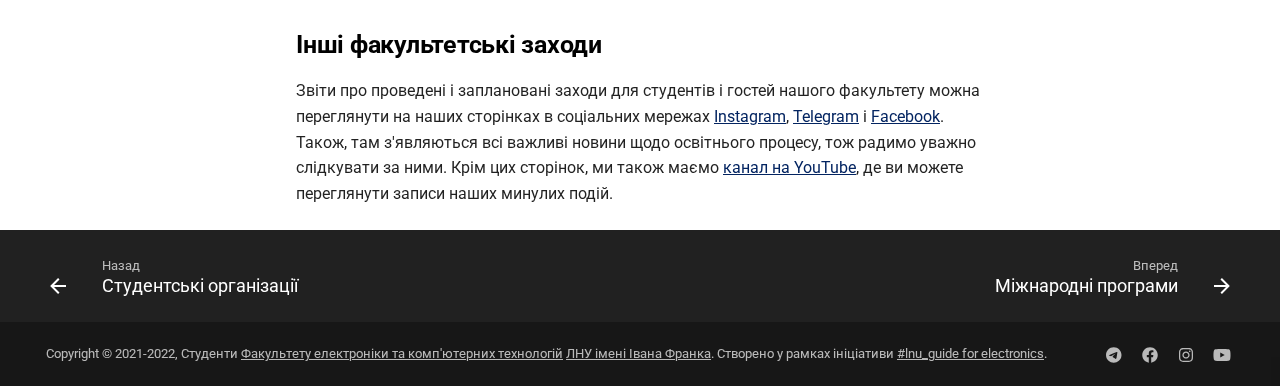
<file: for-freshmen/lifestyle/events/index.html>
<!doctype html>
<html lang="uk" class="no-js">
  <head>
    
      <meta charset="utf-8">
      <meta name="viewport" content="width=device-width,initial-scale=1">
      
      
      
      <link rel="icon" href="../../../_assets/img/faculty_logo.jpg">
      <meta name="generator" content="mkdocs-1.3.1, mkdocs-material-8.4.1">
    
    
      
        <title>Заходи на факультеті - Faculty Guide for Electronics</title>
      
    
    
      <link rel="stylesheet" href="../../../assets/stylesheets/main.69437709.min.css">
      
        
        <link rel="stylesheet" href="../../../assets/stylesheets/palette.cbb835fc.min.css">
        
      
      
    
    
    
      
        
        
        <link rel="preconnect" href="https://fonts.gstatic.com" crossorigin>
        <link rel="stylesheet" href="https://fonts.googleapis.com/css?family=Roboto:300,300i,400,400i,700,700i%7CSource+Code+Pro:400,400i,700,700i&display=fallback">
        <style>:root{--md-text-font:"Roboto";--md-code-font:"Source Code Pro"}</style>
      
    
    
      <link rel="stylesheet" href="../../../_assets/css/extra.css">
    
    <script>__md_scope=new URL("../../..",location),__md_hash=e=>[...e].reduce((e,_)=>(e<<5)-e+_.charCodeAt(0),0),__md_get=(e,_=localStorage,t=__md_scope)=>JSON.parse(_.getItem(t.pathname+"."+e)),__md_set=(e,_,t=localStorage,a=__md_scope)=>{try{t.setItem(a.pathname+"."+e,JSON.stringify(_))}catch(e){}}</script>
    
      
  


  
  


  <script id="__analytics">function __md_analytics(){function n(){dataLayer.push(arguments)}window.dataLayer=window.dataLayer||[],n("js",new Date),n("config","G-GMPPDCQN2S"),document.addEventListener("DOMContentLoaded",function(){if(document.forms.search&&document.forms.search.query.addEventListener("blur",function(){this.value&&n("event","search",{search_term:this.value})}),document.forms.feedback){var e,a=document.forms.feedback;for(e of a.querySelectorAll("[type=submit]"))e.addEventListener("click",function(e){e.preventDefault();var t=document.location.pathname,e=this.getAttribute("data-md-value");n("event","feedback",{page:t,data:e}),a.firstElementChild.disabled=!0;e=a.querySelector(".md-feedback__note [data-md-value='"+e+"']");e&&(e.hidden=!1)}),a.hidden=!1}"undefined"!=typeof location$&&location$.subscribe(function(e){n("config","G-GMPPDCQN2S",{page_path:e.pathname})})});var e=document.createElement("script");e.async=!0,e.src="https://www.googletagmanager.com/gtag/js?id=G-GMPPDCQN2S",document.getElementById("__analytics").insertAdjacentElement("afterEnd",e)}</script>

  
    <script>"undefined"!=typeof __md_analytics&&__md_analytics()</script>
  

    
    
<link rel="manifest" href="/manifest.webmanifest">

  </head>
  
  
    
    
      
    
    
    
    
    <body dir="ltr" data-md-color-scheme="default" data-md-color-primary="indigo" data-md-color-accent="indigo">
  
    
    
      <script>var palette=__md_get("__palette");if(palette&&"object"==typeof palette.color)for(var key of Object.keys(palette.color))document.body.setAttribute("data-md-color-"+key,palette.color[key])</script>
    
    <input class="md-toggle" data-md-toggle="drawer" type="checkbox" id="__drawer" autocomplete="off">
    <input class="md-toggle" data-md-toggle="search" type="checkbox" id="__search" autocomplete="off">
    <label class="md-overlay" for="__drawer"></label>
    <div data-md-component="skip">
      
        
        <a href="#_1" class="md-skip">
          Перейти до змісту
        </a>
      
    </div>
    <div data-md-component="announce">
      
    </div>
    
    
      

<header class="md-header" data-md-component="header">
  <nav class="md-header__inner md-grid" aria-label="Header">
    <a href="../../.." title="Faculty Guide for Electronics" class="md-header__button md-logo" aria-label="Faculty Guide for Electronics" data-md-component="logo">
      
  <img src="../../../_assets/img/faculty_logo.jpg" alt="logo">

    </a>
    <label class="md-header__button md-icon" for="__drawer">
      <svg xmlns="http://www.w3.org/2000/svg" viewBox="0 0 24 24"><path d="M3 6h18v2H3V6m0 5h18v2H3v-2m0 5h18v2H3v-2Z"/></svg>
    </label>
    <div class="md-header__title" data-md-component="header-title">
      <div class="md-header__ellipsis">
        <div class="md-header__topic">
          <span class="md-ellipsis">
            Faculty Guide for Electronics
          </span>
        </div>
        <div class="md-header__topic" data-md-component="header-topic">
          <span class="md-ellipsis">
            
              Заходи на факультеті
            
          </span>
        </div>
      </div>
    </div>
    
      <form class="md-header__option" data-md-component="palette">
        
          
          
          <input class="md-option" data-md-color-media="(prefers-color-scheme: light)" data-md-color-scheme="default" data-md-color-primary="indigo" data-md-color-accent="indigo"  aria-label="Перейти на Темний бік Сили"  type="radio" name="__palette" id="__palette_1">
          
            <label class="md-header__button md-icon" title="Перейти на Темний бік Сили" for="__palette_2" hidden>
              <svg xmlns="http://www.w3.org/2000/svg" viewBox="0 0 24 24"><path d="m17.75 4.09-2.53 1.94.91 3.06-2.63-1.81-2.63 1.81.91-3.06-2.53-1.94L12.44 4l1.06-3 1.06 3 3.19.09m3.5 6.91-1.64 1.25.59 1.98-1.7-1.17-1.7 1.17.59-1.98L15.75 11l2.06-.05L18.5 9l.69 1.95 2.06.05m-2.28 4.95c.83-.08 1.72 1.1 1.19 1.85-.32.45-.66.87-1.08 1.27C15.17 23 8.84 23 4.94 19.07c-3.91-3.9-3.91-10.24 0-14.14.4-.4.82-.76 1.27-1.08.75-.53 1.93.36 1.85 1.19-.27 2.86.69 5.83 2.89 8.02a9.96 9.96 0 0 0 8.02 2.89m-1.64 2.02a12.08 12.08 0 0 1-7.8-3.47c-2.17-2.19-3.33-5-3.49-7.82-2.81 3.14-2.7 7.96.31 10.98 3.02 3.01 7.84 3.12 10.98.31Z"/></svg>
            </label>
          
        
          
          
          <input class="md-option" data-md-color-media="(prefers-color-scheme: dark)" data-md-color-scheme="slate" data-md-color-primary="indigo" data-md-color-accent="indigo"  aria-label="Перейти на Світлий бік Сили"  type="radio" name="__palette" id="__palette_2">
          
            <label class="md-header__button md-icon" title="Перейти на Світлий бік Сили" for="__palette_1" hidden>
              <svg xmlns="http://www.w3.org/2000/svg" viewBox="0 0 24 24"><path d="M12 7a5 5 0 0 1 5 5 5 5 0 0 1-5 5 5 5 0 0 1-5-5 5 5 0 0 1 5-5m0 2a3 3 0 0 0-3 3 3 3 0 0 0 3 3 3 3 0 0 0 3-3 3 3 0 0 0-3-3m0-7 2.39 3.42C13.65 5.15 12.84 5 12 5c-.84 0-1.65.15-2.39.42L12 2M3.34 7l4.16-.35A7.2 7.2 0 0 0 5.94 8.5c-.44.74-.69 1.5-.83 2.29L3.34 7m.02 10 1.76-3.77a7.131 7.131 0 0 0 2.38 4.14L3.36 17M20.65 7l-1.77 3.79a7.023 7.023 0 0 0-2.38-4.15l4.15.36m-.01 10-4.14.36c.59-.51 1.12-1.14 1.54-1.86.42-.73.69-1.5.83-2.29L20.64 17M12 22l-2.41-3.44c.74.27 1.55.44 2.41.44.82 0 1.63-.17 2.37-.44L12 22Z"/></svg>
            </label>
          
        
      </form>
    
    
    
      <label class="md-header__button md-icon" for="__search">
        <svg xmlns="http://www.w3.org/2000/svg" viewBox="0 0 24 24"><path d="M9.5 3A6.5 6.5 0 0 1 16 9.5c0 1.61-.59 3.09-1.56 4.23l.27.27h.79l5 5-1.5 1.5-5-5v-.79l-.27-.27A6.516 6.516 0 0 1 9.5 16 6.5 6.5 0 0 1 3 9.5 6.5 6.5 0 0 1 9.5 3m0 2C7 5 5 7 5 9.5S7 14 9.5 14 14 12 14 9.5 12 5 9.5 5Z"/></svg>
      </label>
      <div class="md-search" data-md-component="search" role="dialog">
  <label class="md-search__overlay" for="__search"></label>
  <div class="md-search__inner" role="search">
    <form class="md-search__form" name="search">
      <input type="text" class="md-search__input" name="query" aria-label="Пошук" placeholder="Пошук" autocapitalize="off" autocorrect="off" autocomplete="off" spellcheck="false" data-md-component="search-query" required>
      <label class="md-search__icon md-icon" for="__search">
        <svg xmlns="http://www.w3.org/2000/svg" viewBox="0 0 24 24"><path d="M9.5 3A6.5 6.5 0 0 1 16 9.5c0 1.61-.59 3.09-1.56 4.23l.27.27h.79l5 5-1.5 1.5-5-5v-.79l-.27-.27A6.516 6.516 0 0 1 9.5 16 6.5 6.5 0 0 1 3 9.5 6.5 6.5 0 0 1 9.5 3m0 2C7 5 5 7 5 9.5S7 14 9.5 14 14 12 14 9.5 12 5 9.5 5Z"/></svg>
        <svg xmlns="http://www.w3.org/2000/svg" viewBox="0 0 24 24"><path d="M20 11v2H8l5.5 5.5-1.42 1.42L4.16 12l7.92-7.92L13.5 5.5 8 11h12Z"/></svg>
      </label>
      <nav class="md-search__options" aria-label="Search">
        
          <a href="javascript:void(0)" class="md-search__icon md-icon" aria-label="Share" data-clipboard data-clipboard-text="" data-md-component="search-share" tabindex="-1">
            <svg xmlns="http://www.w3.org/2000/svg" viewBox="0 0 24 24"><path d="M18 16.08c-.76 0-1.44.3-1.96.77L8.91 12.7c.05-.23.09-.46.09-.7 0-.24-.04-.47-.09-.7l7.05-4.11c.54.5 1.25.81 2.04.81a3 3 0 0 0 3-3 3 3 0 0 0-3-3 3 3 0 0 0-3 3c0 .24.04.47.09.7L8.04 9.81C7.5 9.31 6.79 9 6 9a3 3 0 0 0-3 3 3 3 0 0 0 3 3c.79 0 1.5-.31 2.04-.81l7.12 4.15c-.05.21-.08.43-.08.66 0 1.61 1.31 2.91 2.92 2.91 1.61 0 2.92-1.3 2.92-2.91A2.92 2.92 0 0 0 18 16.08Z"/></svg>
          </a>
        
        <button type="reset" class="md-search__icon md-icon" aria-label="Clear" tabindex="-1">
          <svg xmlns="http://www.w3.org/2000/svg" viewBox="0 0 24 24"><path d="M19 6.41 17.59 5 12 10.59 6.41 5 5 6.41 10.59 12 5 17.59 6.41 19 12 13.41 17.59 19 19 17.59 13.41 12 19 6.41Z"/></svg>
        </button>
      </nav>
      
        <div class="md-search__suggest" data-md-component="search-suggest"></div>
      
    </form>
    <div class="md-search__output">
      <div class="md-search__scrollwrap" data-md-scrollfix>
        <div class="md-search-result" data-md-component="search-result">
          <div class="md-search-result__meta">
            Initializing search
          </div>
          <ol class="md-search-result__list"></ol>
        </div>
      </div>
    </div>
  </div>
</div>
    
    
  </nav>
  
</header>
    
    <div class="md-container" data-md-component="container">
      
      
        
          
        
      
      <main class="md-main" data-md-component="main">
        <div class="md-main__inner md-grid">
          
            
              
              <div class="md-sidebar md-sidebar--primary" data-md-component="sidebar" data-md-type="navigation" >
                <div class="md-sidebar__scrollwrap">
                  <div class="md-sidebar__inner">
                    


<nav class="md-nav md-nav--primary" aria-label="Navigation" data-md-level="0">
  <label class="md-nav__title" for="__drawer">
    <a href="../../.." title="Faculty Guide for Electronics" class="md-nav__button md-logo" aria-label="Faculty Guide for Electronics" data-md-component="logo">
      
  <img src="../../../_assets/img/faculty_logo.jpg" alt="logo">

    </a>
    Faculty Guide for Electronics
  </label>
  
  <ul class="md-nav__list" data-md-scrollfix>
    
      
      
      

  
  
  
    <li class="md-nav__item">
      <a href="../../.." class="md-nav__link">
        Стартова сторінка
      </a>
    </li>
  

    
      
      
      

  
  
  
    
      
    
    <li class="md-nav__item md-nav__item--section md-nav__item--nested">
      
      
        <input class="md-nav__toggle md-toggle md-toggle--indeterminate" data-md-toggle="__nav_2" type="checkbox" id="__nav_2" checked>
      
      
      
      
        <label class="md-nav__link" for="__nav_2">
          Про навчальний процес
          <span class="md-nav__icon md-icon"></span>
        </label>
      
      <nav class="md-nav" aria-label="Про навчальний процес" data-md-level="1">
        <label class="md-nav__title" for="__nav_2">
          <span class="md-nav__icon md-icon"></span>
          Про навчальний процес
        </label>
        <ul class="md-nav__list" data-md-scrollfix>
          
            
              
  
  
  
    <li class="md-nav__item">
      <a href="../../education/" class="md-nav__link">
        Навчання, сесія і стипендії
      </a>
    </li>
  

            
          
            
              
  
  
  
    <li class="md-nav__item">
      <a href="../../education/session/" class="md-nav__link">
        Сесійний контроль і перездачі
      </a>
    </li>
  

            
          
            
              
  
  
  
    <li class="md-nav__item">
      <a href="../../education/scholarships/" class="md-nav__link">
        Стипендійне забезпечення
      </a>
    </li>
  

            
          
        </ul>
      </nav>
    </li>
  

    
      
      
      

  
  
  
    
      
    
    <li class="md-nav__item md-nav__item--section md-nav__item--nested">
      
      
        <input class="md-nav__toggle md-toggle md-toggle--indeterminate" data-md-toggle="__nav_3" type="checkbox" id="__nav_3" checked>
      
      
      
      
        <label class="md-nav__link" for="__nav_3">
          Життя і буття студента
          <span class="md-nav__icon md-icon"></span>
        </label>
      
      <nav class="md-nav" aria-label="Життя і буття студента" data-md-level="1">
        <label class="md-nav__title" for="__nav_3">
          <span class="md-nav__icon md-icon"></span>
          Життя і буття студента
        </label>
        <ul class="md-nav__list" data-md-scrollfix>
          
            
              
  
  
  
    <li class="md-nav__item">
      <a href="../../residence/" class="md-nav__link">
        Проживання у Львові
      </a>
    </li>
  

            
          
            
              
  
  
  
    <li class="md-nav__item">
      <a href="../../residence/internet-access/" class="md-nav__link">
        Інтернет у гуртожитках
      </a>
    </li>
  

            
          
            
              
  
  
  
    <li class="md-nav__item">
      <a href="../../residence/gov-registration/" class="md-nav__link">
        Військкомат і реєстрація
      </a>
    </li>
  

            
          
            
              
  
  
  
    <li class="md-nav__item">
      <a href="../../residence/medicaid/" class="md-nav__link">
        Медична допомога
      </a>
    </li>
  

            
          
        </ul>
      </nav>
    </li>
  

    
      
      
      

  
  
    
  
  
    
      
    
    <li class="md-nav__item md-nav__item--active md-nav__item--section md-nav__item--nested">
      
      
        <input class="md-nav__toggle md-toggle" data-md-toggle="__nav_4" type="checkbox" id="__nav_4" checked>
      
      
      
      
        <label class="md-nav__link" for="__nav_4">
          Твоє студентське життя
          <span class="md-nav__icon md-icon"></span>
        </label>
      
      <nav class="md-nav" aria-label="Твоє студентське життя" data-md-level="1">
        <label class="md-nav__title" for="__nav_4">
          <span class="md-nav__icon md-icon"></span>
          Твоє студентське життя
        </label>
        <ul class="md-nav__list" data-md-scrollfix>
          
            
              
  
  
  
    <li class="md-nav__item">
      <a href="../" class="md-nav__link">
        Початок чогось більшого
      </a>
    </li>
  

            
          
            
              
  
  
  
    <li class="md-nav__item">
      <a href="../organizations/" class="md-nav__link">
        Студентські організації
      </a>
    </li>
  

            
          
            
              
  
  
    
  
  
    <li class="md-nav__item md-nav__item--active">
      
      <input class="md-nav__toggle md-toggle" data-md-toggle="toc" type="checkbox" id="__toc">
      
      
        
      
      
        <label class="md-nav__link md-nav__link--active" for="__toc">
          Заходи на факультеті
          <span class="md-nav__icon md-icon"></span>
        </label>
      
      <a href="./" class="md-nav__link md-nav__link--active">
        Заходи на факультеті
      </a>
      
        

<nav class="md-nav md-nav--secondary" aria-label="Зміст">
  
  
  
    
  
  
    <label class="md-nav__title" for="__toc">
      <span class="md-nav__icon md-icon"></span>
      Зміст
    </label>
    <ul class="md-nav__list" data-md-component="toc" data-md-scrollfix>
      
        <li class="md-nav__item">
  <a href="#_2" class="md-nav__link">
    Активний відпочинок
  </a>
  
</li>
      
        <li class="md-nav__item">
  <a href="#franko-it-day" class="md-nav__link">
    Franko IT Day
  </a>
  
</li>
      
        <li class="md-nav__item">
  <a href="#_3" class="md-nav__link">
    Посвята у першокурсники
  </a>
  
</li>
      
        <li class="md-nav__item">
  <a href="#_4" class="md-nav__link">
    Інші факультетські заходи
  </a>
  
</li>
      
    </ul>
  
</nav>
      
    </li>
  

            
          
            
              
  
  
  
    <li class="md-nav__item">
      <a href="../international/" class="md-nav__link">
        Міжнародні програми
      </a>
    </li>
  

            
          
            
              
  
  
  
    <li class="md-nav__item">
      <a href="../circles/" class="md-nav__link">
        Гуртки, спорт і дозвілля
      </a>
    </li>
  

            
          
        </ul>
      </nav>
    </li>
  

    
  </ul>
</nav>
                  </div>
                </div>
              </div>
            
            
              
              <div class="md-sidebar md-sidebar--secondary" data-md-component="sidebar" data-md-type="toc" >
                <div class="md-sidebar__scrollwrap">
                  <div class="md-sidebar__inner">
                    

<nav class="md-nav md-nav--secondary" aria-label="Зміст">
  
  
  
    
  
  
    <label class="md-nav__title" for="__toc">
      <span class="md-nav__icon md-icon"></span>
      Зміст
    </label>
    <ul class="md-nav__list" data-md-component="toc" data-md-scrollfix>
      
        <li class="md-nav__item">
  <a href="#_2" class="md-nav__link">
    Активний відпочинок
  </a>
  
</li>
      
        <li class="md-nav__item">
  <a href="#franko-it-day" class="md-nav__link">
    Franko IT Day
  </a>
  
</li>
      
        <li class="md-nav__item">
  <a href="#_3" class="md-nav__link">
    Посвята у першокурсники
  </a>
  
</li>
      
        <li class="md-nav__item">
  <a href="#_4" class="md-nav__link">
    Інші факультетські заходи
  </a>
  
</li>
      
    </ul>
  
</nav>
                  </div>
                </div>
              </div>
            
          
          <div class="md-content" data-md-component="content">
            <article class="md-content__inner md-typeset">
              
                


<h1 id="_1">Заходи на факультеті</h1>
<p>На нашому факультеті щороку проводяться десятки різноманітних заходів, серед яких: "Що? Де? Коли?", "Хто зверху?", кіберспортивні турніри, пейнтбольні баталії, освітні заходи і курси від ІТ компаній (наприклад, Cresh Courses від SoftServe чи курси у стінах факультету від Cursor.Education), літні і зимові школи (штучного інтелекту, інженерії даних і безпеки, тощо), студентська ІТ конференція "Franko IT Day". І це - лише мала частина заходів, які відбуваються на нашому факультеті завдяки активній співпраці студентських організацій, адміністрації факультету й університету, а також компаній-представників ІТ сфери.</p>
<h2 id="_2">Активний відпочинок</h2>
<p>Наші студенти вміють не тільки гарно вчитися і добре працювати, а й влаштовують запеклі баталії у кіберспортивних турнірах (Dota, Counter Strike, тощо), переносять їх і на реальні майданчики - проводять пейнтбольні та страйкбольні турніри, <a href="https://facebook.com/xiocompan/posts/2595284577229573">мандрують горами Львівщини</a> разом з <a href="https://facebook.com/xiocompan">Іваном Олександровичем Хвищуном</a> та іншими викладачами.</p>
<p><a href="https://www.instagram.com/p/CV0rRwYtjyc"><img alt="" src="../../../_assets/img/instagram/paintball.jpg" /></a></p>
<h2 id="franko-it-day">Franko IT Day</h2>
<p>Дні інформаційних технологій у Львівському університеті - мабуть, один з найвідоміших заходів, організований студентами у співпраці з адміністрацією нашого факультету та ІТ компаніями. Він проходить два рази на рік, у форматах офлайн чи онлайн, і щоразу збирає все більше і більше відвідувачів: студентів, представників ІТ компаній, а також школярів випускних класів. Тут можна відвідати лекції на теми штучного інтелекту, машинного навчання, гнучних навичок, програмування, а також представити власні проєкти.</p>
<p><a href="https://frankoitday.lviv.ua/"><img alt="" src="../../../_assets/img/students/franko_it_day.jpg" /></a></p>
<p>Дізнатися більше про <strong>Franko IT Day</strong> можна <a href="https://frankoitday.lviv.ua/">на сайті заходу</a>.</p>
<h2 id="_3">Посвята у першокурсники</h2>
<p>Обов’язковим до проведення заходом є посвята у першокурсники, про яку ходять легенди й на багатьох інших факультетах нашого університету. Можемо побитись об заклад, що ви почуєте захоплюючі розповіді про цей захід від старшокурсників, а від себе додамо, що тільки взявши участь у ній, можна пізнати "дзен" і стати справжнім ІТшником!</p>
<p><a href="https://www.instagram.com/p/B4HTePIAJNx/"><img alt="" src="../../../_assets/img/instagram/freshmen_party.jpg" /></a></p>
<p>У 2018 і 2019 роках ми об'єднувалися зі студентськими організаціями біологічного факультету, щоб разом проводити круті посвяти для наших факультетів. Ми орендували нічний клуб, щоб наші студенти могли відсвядкувати свій вступ і драйвово відпочити у затишній і безпечній атмосфері. У 2021 році, у зв'язку з епідеміологічною ситуацією, ми провели виїзну посвяту у студенти у Карпатах з дотриманням усіх карантинних вимог.</p>
<div class="admonition danger">
<p>У зв'язку з повномасштабним вторгненням російської федерації в Україну і введенням воєнного стану на всій території нашої країни, проведення урочистих заходів у 2022-2023 навчальному році буде значно обмеженим задля безпеки студентства. Просимо поставитись до цього із розумінням!</p>
</div>
<h2 id="_4">Інші факультетські заходи</h2>
<p>Звіти про проведені і заплановані заходи для студентів і гостей нашого факультету можна переглянути на наших сторінках в соціальних мережах <a href="https://instagram.com/electronics_lnu/">Instagram</a>, <a href="https://t.me/electronics_lnu">Telegram</a> і <a href="https://facebook.com/electronics.lnu">Facebook</a>. Також, там з'являються всі важливі новини щодо освітнього процесу, тож радимо уважно слідкувати за ними. Крім цих сторінок, ми також маємо <a href="https://youtube.com/channel/UCrKI0wrgSLhqOUESLiTk4UA">канал на YouTube</a>, де ви можете переглянути записи наших минулих подій.</p>


  



              
            </article>
            
          </div>
        </div>
        
          <a href="#" class="md-top md-icon" data-md-component="top" hidden>
            <svg xmlns="http://www.w3.org/2000/svg" viewBox="0 0 24 24"><path d="M13 20h-2V8l-5.5 5.5-1.42-1.42L12 4.16l7.92 7.92-1.42 1.42L13 8v12Z"/></svg>
            Back to top
          </a>
        
      </main>
      
        <footer class="md-footer">
  
    
    <nav class="md-footer__inner md-grid" aria-label="Footer" >
      
        
        <a href="../organizations/" class="md-footer__link md-footer__link--prev" aria-label="Назад: Студентські організації" rel="prev">
          <div class="md-footer__button md-icon">
            <svg xmlns="http://www.w3.org/2000/svg" viewBox="0 0 24 24"><path d="M20 11v2H8l5.5 5.5-1.42 1.42L4.16 12l7.92-7.92L13.5 5.5 8 11h12Z"/></svg>
          </div>
          <div class="md-footer__title">
            <div class="md-ellipsis">
              <span class="md-footer__direction">
                Назад
              </span>
              Студентські організації
            </div>
          </div>
        </a>
      
      
        
        <a href="../international/" class="md-footer__link md-footer__link--next" aria-label="Вперед: Міжнародні програми" rel="next">
          <div class="md-footer__title">
            <div class="md-ellipsis">
              <span class="md-footer__direction">
                Вперед
              </span>
              Міжнародні програми
            </div>
          </div>
          <div class="md-footer__button md-icon">
            <svg xmlns="http://www.w3.org/2000/svg" viewBox="0 0 24 24"><path d="M4 11v2h12l-5.5 5.5 1.42 1.42L19.84 12l-7.92-7.92L10.5 5.5 16 11H4Z"/></svg>
          </div>
        </a>
      
    </nav>
  
  <div class="md-footer-meta md-typeset">
    <div class="md-footer-meta__inner md-grid">
      <div class="md-copyright">
  
    <div class="md-copyright__highlight">
      Copyright &copy; 2021-2022, Студенти <a href='https://electronics.lnu.edu.ua/' target='_blank'>Факультету електроніки та комп'ютерних технологій</a> <a href='https://lnu.edu.ua/' target='_blank'>ЛНУ імені Івана Франка</a>. Створено у рамках ініціативи <a href='https://t.me/lnu_guide'>#lnu_guide for electronics</a>.

    </div>
  
  
</div>
      
        <div class="md-social">
  
    
    
      
      
    
    <a href="https://t.me/electronics_lnu" target="_blank" rel="noopener" title="t.me" class="md-social__link">
      <svg xmlns="http://www.w3.org/2000/svg" viewBox="0 0 496 512"><!--! Font Awesome Free 6.1.2 by @fontawesome - https://fontawesome.com License - https://fontawesome.com/license/free (Icons: CC BY 4.0, Fonts: SIL OFL 1.1, Code: MIT License) Copyright 2022 Fonticons, Inc.--><path d="M248 8C111.033 8 0 119.033 0 256s111.033 248 248 248 248-111.033 248-248S384.967 8 248 8Zm114.952 168.66c-3.732 39.215-19.881 134.378-28.1 178.3-3.476 18.584-10.322 24.816-16.948 25.425-14.4 1.326-25.338-9.517-39.287-18.661-21.827-14.308-34.158-23.215-55.346-37.177-24.485-16.135-8.612-25 5.342-39.5 3.652-3.793 67.107-61.51 68.335-66.746.153-.655.3-3.1-1.154-4.384s-3.59-.849-5.135-.5q-3.283.746-104.608 69.142-14.845 10.194-26.894 9.934c-8.855-.191-25.888-5.006-38.551-9.123-15.531-5.048-27.875-7.717-26.8-16.291q.84-6.7 18.45-13.7 108.446-47.248 144.628-62.3c68.872-28.647 83.183-33.623 92.511-33.789 2.052-.034 6.639.474 9.61 2.885a10.452 10.452 0 0 1 3.53 6.716 43.765 43.765 0 0 1 .417 9.769Z"/></svg>
    </a>
  
    
    
      
      
    
    <a href="https://facebook.com/electronics.lnu" target="_blank" rel="noopener" title="facebook.com" class="md-social__link">
      <svg xmlns="http://www.w3.org/2000/svg" viewBox="0 0 512 512"><!--! Font Awesome Free 6.1.2 by @fontawesome - https://fontawesome.com License - https://fontawesome.com/license/free (Icons: CC BY 4.0, Fonts: SIL OFL 1.1, Code: MIT License) Copyright 2022 Fonticons, Inc.--><path d="M504 256C504 119 393 8 256 8S8 119 8 256c0 123.78 90.69 226.38 209.25 245V327.69h-63V256h63v-54.64c0-62.15 37-96.48 93.67-96.48 27.14 0 55.52 4.84 55.52 4.84v61h-31.28c-30.8 0-40.41 19.12-40.41 38.73V256h68.78l-11 71.69h-57.78V501C413.31 482.38 504 379.78 504 256z"/></svg>
    </a>
  
    
    
      
      
    
    <a href="https://instagram.com/electronics_lnu" target="_blank" rel="noopener" title="instagram.com" class="md-social__link">
      <svg xmlns="http://www.w3.org/2000/svg" viewBox="0 0 448 512"><!--! Font Awesome Free 6.1.2 by @fontawesome - https://fontawesome.com License - https://fontawesome.com/license/free (Icons: CC BY 4.0, Fonts: SIL OFL 1.1, Code: MIT License) Copyright 2022 Fonticons, Inc.--><path d="M224.1 141c-63.6 0-114.9 51.3-114.9 114.9s51.3 114.9 114.9 114.9S339 319.5 339 255.9 287.7 141 224.1 141zm0 189.6c-41.1 0-74.7-33.5-74.7-74.7s33.5-74.7 74.7-74.7 74.7 33.5 74.7 74.7-33.6 74.7-74.7 74.7zm146.4-194.3c0 14.9-12 26.8-26.8 26.8-14.9 0-26.8-12-26.8-26.8s12-26.8 26.8-26.8 26.8 12 26.8 26.8zm76.1 27.2c-1.7-35.9-9.9-67.7-36.2-93.9-26.2-26.2-58-34.4-93.9-36.2-37-2.1-147.9-2.1-184.9 0-35.8 1.7-67.6 9.9-93.9 36.1s-34.4 58-36.2 93.9c-2.1 37-2.1 147.9 0 184.9 1.7 35.9 9.9 67.7 36.2 93.9s58 34.4 93.9 36.2c37 2.1 147.9 2.1 184.9 0 35.9-1.7 67.7-9.9 93.9-36.2 26.2-26.2 34.4-58 36.2-93.9 2.1-37 2.1-147.8 0-184.8zM398.8 388c-7.8 19.6-22.9 34.7-42.6 42.6-29.5 11.7-99.5 9-132.1 9s-102.7 2.6-132.1-9c-19.6-7.8-34.7-22.9-42.6-42.6-11.7-29.5-9-99.5-9-132.1s-2.6-102.7 9-132.1c7.8-19.6 22.9-34.7 42.6-42.6 29.5-11.7 99.5-9 132.1-9s102.7-2.6 132.1 9c19.6 7.8 34.7 22.9 42.6 42.6 11.7 29.5 9 99.5 9 132.1s2.7 102.7-9 132.1z"/></svg>
    </a>
  
    
    
      
      
    
    <a href="https://youtube.com/channel/UCrKI0wrgSLhqOUESLiTk4UA" target="_blank" rel="noopener" title="youtube.com" class="md-social__link">
      <svg xmlns="http://www.w3.org/2000/svg" viewBox="0 0 576 512"><!--! Font Awesome Free 6.1.2 by @fontawesome - https://fontawesome.com License - https://fontawesome.com/license/free (Icons: CC BY 4.0, Fonts: SIL OFL 1.1, Code: MIT License) Copyright 2022 Fonticons, Inc.--><path d="M549.655 124.083c-6.281-23.65-24.787-42.276-48.284-48.597C458.781 64 288 64 288 64S117.22 64 74.629 75.486c-23.497 6.322-42.003 24.947-48.284 48.597-11.412 42.867-11.412 132.305-11.412 132.305s0 89.438 11.412 132.305c6.281 23.65 24.787 41.5 48.284 47.821C117.22 448 288 448 288 448s170.78 0 213.371-11.486c23.497-6.321 42.003-24.171 48.284-47.821 11.412-42.867 11.412-132.305 11.412-132.305s0-89.438-11.412-132.305zm-317.51 213.508V175.185l142.739 81.205-142.739 81.201z"/></svg>
    </a>
  
</div>
      
    </div>
  </div>
</footer>
      
    </div>
    <div class="md-dialog" data-md-component="dialog">
      <div class="md-dialog__inner md-typeset"></div>
    </div>
    
    <script id="__config" type="application/json">{"base": "../../..", "features": ["announce.dismiss", "navigation.expand", "navigation.instant", "navigation.sections", "navigation.top", "navigation.tracking", "search.highlight", "search.share", "search.suggest"], "search": "../../../assets/javascripts/workers/search.ecf98df9.min.js", "translations": {"clipboard.copied": "\u0421\u043a\u043e\u043f\u0456\u0439\u043e\u0432\u0430\u043d\u043e \u0432 \u0431\u0443\u0444\u0435\u0440", "clipboard.copy": "\u0421\u043a\u043e\u043f\u0456\u044e\u0432\u0430\u0442\u0438 \u0432 \u0431\u0443\u0444\u0435\u0440", "search.config.lang": "ru", "search.config.pipeline": "trimmer, stopWordFilter", "search.config.separator": "[\\s\\-]+", "search.placeholder": "\u041f\u043e\u0448\u0443\u043a", "search.result.more.one": "1 more on this page", "search.result.more.other": "# more on this page", "search.result.none": "\u0417\u0431\u0456\u0433\u0456\u0432 \u043d\u0435 \u0437\u043d\u0430\u0439\u0434\u0435\u043d\u043e", "search.result.one": "\u0417\u043d\u0430\u0439\u0434\u0435\u043d\u043e 1 \u0437\u0431\u0456\u0433", "search.result.other": "\u0417\u043d\u0430\u0439\u0434\u0435\u043d\u043e # \u0437\u0431\u0456\u0433\u0456\u0432", "search.result.placeholder": "\u0420\u043e\u0437\u043f\u043e\u0447\u043d\u0456\u0442\u044c \u043f\u0438\u0441\u0430\u0442\u0438 \u0434\u043b\u044f \u043f\u043e\u0448\u0443\u043a\u0443", "search.result.term.missing": "Missing", "select.version.title": "Select version"}}</script>
    
    
      <script src="../../../assets/javascripts/bundle.9c69f0bc.min.js"></script>
      
    
  </body>
</html>
</file>
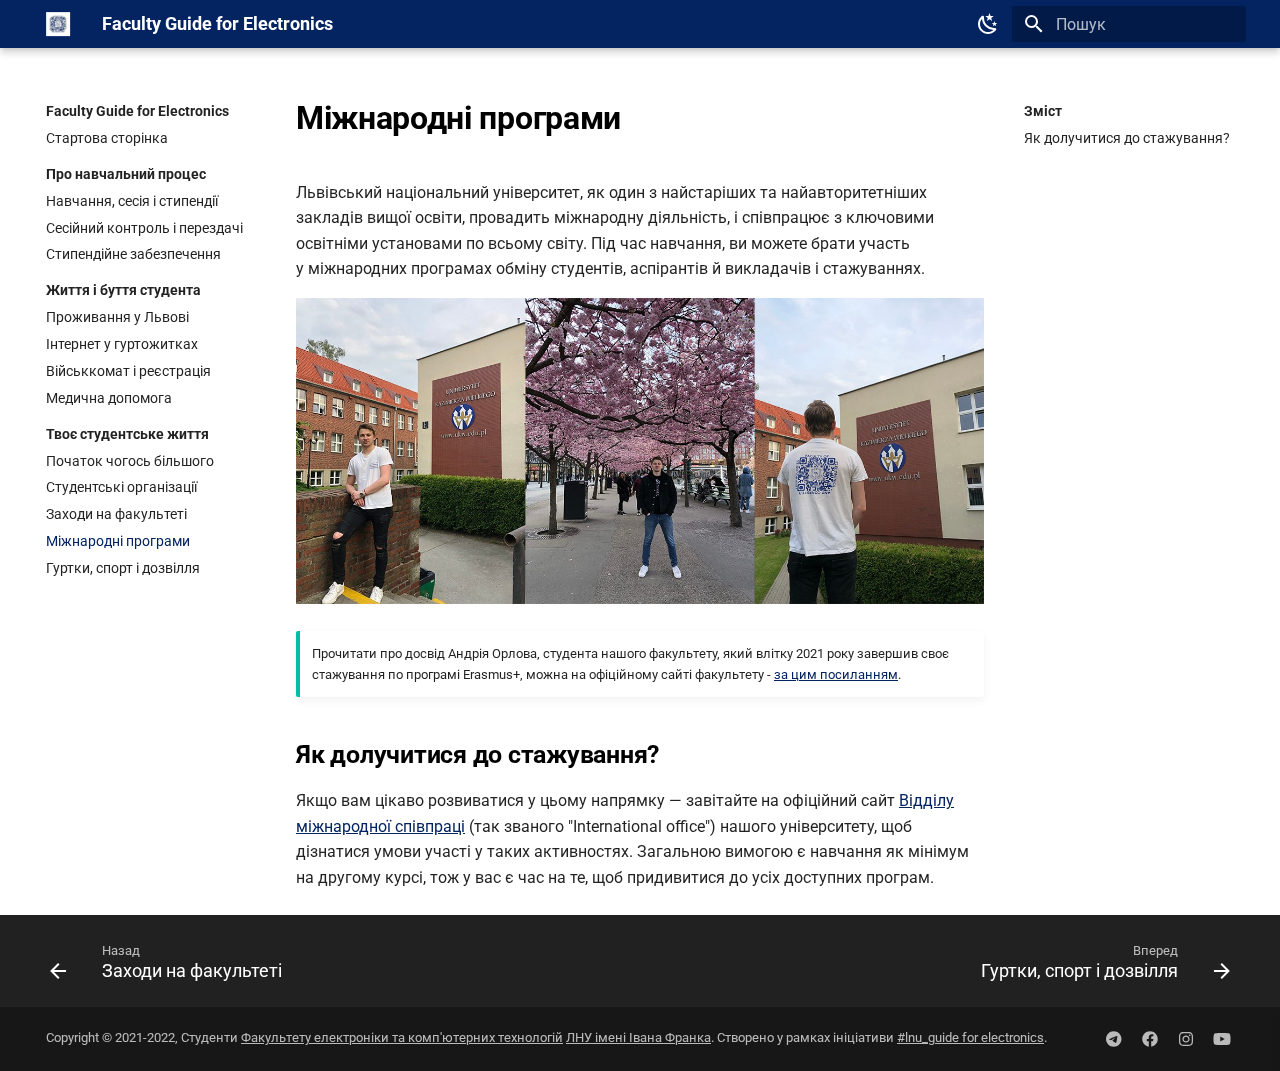
<file: for-freshmen/lifestyle/international/index.html>
<!doctype html>
<html lang="uk" class="no-js">
  <head>
    
      <meta charset="utf-8">
      <meta name="viewport" content="width=device-width,initial-scale=1">
      
      
      
      <link rel="icon" href="../../../_assets/img/faculty_logo.jpg">
      <meta name="generator" content="mkdocs-1.3.1, mkdocs-material-8.4.1">
    
    
      
        <title>Міжнародні програми - Faculty Guide for Electronics</title>
      
    
    
      <link rel="stylesheet" href="../../../assets/stylesheets/main.69437709.min.css">
      
        
        <link rel="stylesheet" href="../../../assets/stylesheets/palette.cbb835fc.min.css">
        
      
      
    
    
    
      
        
        
        <link rel="preconnect" href="https://fonts.gstatic.com" crossorigin>
        <link rel="stylesheet" href="https://fonts.googleapis.com/css?family=Roboto:300,300i,400,400i,700,700i%7CSource+Code+Pro:400,400i,700,700i&display=fallback">
        <style>:root{--md-text-font:"Roboto";--md-code-font:"Source Code Pro"}</style>
      
    
    
      <link rel="stylesheet" href="../../../_assets/css/extra.css">
    
    <script>__md_scope=new URL("../../..",location),__md_hash=e=>[...e].reduce((e,_)=>(e<<5)-e+_.charCodeAt(0),0),__md_get=(e,_=localStorage,t=__md_scope)=>JSON.parse(_.getItem(t.pathname+"."+e)),__md_set=(e,_,t=localStorage,a=__md_scope)=>{try{t.setItem(a.pathname+"."+e,JSON.stringify(_))}catch(e){}}</script>
    
      
  


  
  


  <script id="__analytics">function __md_analytics(){function n(){dataLayer.push(arguments)}window.dataLayer=window.dataLayer||[],n("js",new Date),n("config","G-GMPPDCQN2S"),document.addEventListener("DOMContentLoaded",function(){if(document.forms.search&&document.forms.search.query.addEventListener("blur",function(){this.value&&n("event","search",{search_term:this.value})}),document.forms.feedback){var e,a=document.forms.feedback;for(e of a.querySelectorAll("[type=submit]"))e.addEventListener("click",function(e){e.preventDefault();var t=document.location.pathname,e=this.getAttribute("data-md-value");n("event","feedback",{page:t,data:e}),a.firstElementChild.disabled=!0;e=a.querySelector(".md-feedback__note [data-md-value='"+e+"']");e&&(e.hidden=!1)}),a.hidden=!1}"undefined"!=typeof location$&&location$.subscribe(function(e){n("config","G-GMPPDCQN2S",{page_path:e.pathname})})});var e=document.createElement("script");e.async=!0,e.src="https://www.googletagmanager.com/gtag/js?id=G-GMPPDCQN2S",document.getElementById("__analytics").insertAdjacentElement("afterEnd",e)}</script>

  
    <script>"undefined"!=typeof __md_analytics&&__md_analytics()</script>
  

    
    
<link rel="manifest" href="/manifest.webmanifest">

  </head>
  
  
    
    
      
    
    
    
    
    <body dir="ltr" data-md-color-scheme="default" data-md-color-primary="indigo" data-md-color-accent="indigo">
  
    
    
      <script>var palette=__md_get("__palette");if(palette&&"object"==typeof palette.color)for(var key of Object.keys(palette.color))document.body.setAttribute("data-md-color-"+key,palette.color[key])</script>
    
    <input class="md-toggle" data-md-toggle="drawer" type="checkbox" id="__drawer" autocomplete="off">
    <input class="md-toggle" data-md-toggle="search" type="checkbox" id="__search" autocomplete="off">
    <label class="md-overlay" for="__drawer"></label>
    <div data-md-component="skip">
      
        
        <a href="#_1" class="md-skip">
          Перейти до змісту
        </a>
      
    </div>
    <div data-md-component="announce">
      
    </div>
    
    
      

<header class="md-header" data-md-component="header">
  <nav class="md-header__inner md-grid" aria-label="Header">
    <a href="../../.." title="Faculty Guide for Electronics" class="md-header__button md-logo" aria-label="Faculty Guide for Electronics" data-md-component="logo">
      
  <img src="../../../_assets/img/faculty_logo.jpg" alt="logo">

    </a>
    <label class="md-header__button md-icon" for="__drawer">
      <svg xmlns="http://www.w3.org/2000/svg" viewBox="0 0 24 24"><path d="M3 6h18v2H3V6m0 5h18v2H3v-2m0 5h18v2H3v-2Z"/></svg>
    </label>
    <div class="md-header__title" data-md-component="header-title">
      <div class="md-header__ellipsis">
        <div class="md-header__topic">
          <span class="md-ellipsis">
            Faculty Guide for Electronics
          </span>
        </div>
        <div class="md-header__topic" data-md-component="header-topic">
          <span class="md-ellipsis">
            
              Міжнародні програми
            
          </span>
        </div>
      </div>
    </div>
    
      <form class="md-header__option" data-md-component="palette">
        
          
          
          <input class="md-option" data-md-color-media="(prefers-color-scheme: light)" data-md-color-scheme="default" data-md-color-primary="indigo" data-md-color-accent="indigo"  aria-label="Перейти на Темний бік Сили"  type="radio" name="__palette" id="__palette_1">
          
            <label class="md-header__button md-icon" title="Перейти на Темний бік Сили" for="__palette_2" hidden>
              <svg xmlns="http://www.w3.org/2000/svg" viewBox="0 0 24 24"><path d="m17.75 4.09-2.53 1.94.91 3.06-2.63-1.81-2.63 1.81.91-3.06-2.53-1.94L12.44 4l1.06-3 1.06 3 3.19.09m3.5 6.91-1.64 1.25.59 1.98-1.7-1.17-1.7 1.17.59-1.98L15.75 11l2.06-.05L18.5 9l.69 1.95 2.06.05m-2.28 4.95c.83-.08 1.72 1.1 1.19 1.85-.32.45-.66.87-1.08 1.27C15.17 23 8.84 23 4.94 19.07c-3.91-3.9-3.91-10.24 0-14.14.4-.4.82-.76 1.27-1.08.75-.53 1.93.36 1.85 1.19-.27 2.86.69 5.83 2.89 8.02a9.96 9.96 0 0 0 8.02 2.89m-1.64 2.02a12.08 12.08 0 0 1-7.8-3.47c-2.17-2.19-3.33-5-3.49-7.82-2.81 3.14-2.7 7.96.31 10.98 3.02 3.01 7.84 3.12 10.98.31Z"/></svg>
            </label>
          
        
          
          
          <input class="md-option" data-md-color-media="(prefers-color-scheme: dark)" data-md-color-scheme="slate" data-md-color-primary="indigo" data-md-color-accent="indigo"  aria-label="Перейти на Світлий бік Сили"  type="radio" name="__palette" id="__palette_2">
          
            <label class="md-header__button md-icon" title="Перейти на Світлий бік Сили" for="__palette_1" hidden>
              <svg xmlns="http://www.w3.org/2000/svg" viewBox="0 0 24 24"><path d="M12 7a5 5 0 0 1 5 5 5 5 0 0 1-5 5 5 5 0 0 1-5-5 5 5 0 0 1 5-5m0 2a3 3 0 0 0-3 3 3 3 0 0 0 3 3 3 3 0 0 0 3-3 3 3 0 0 0-3-3m0-7 2.39 3.42C13.65 5.15 12.84 5 12 5c-.84 0-1.65.15-2.39.42L12 2M3.34 7l4.16-.35A7.2 7.2 0 0 0 5.94 8.5c-.44.74-.69 1.5-.83 2.29L3.34 7m.02 10 1.76-3.77a7.131 7.131 0 0 0 2.38 4.14L3.36 17M20.65 7l-1.77 3.79a7.023 7.023 0 0 0-2.38-4.15l4.15.36m-.01 10-4.14.36c.59-.51 1.12-1.14 1.54-1.86.42-.73.69-1.5.83-2.29L20.64 17M12 22l-2.41-3.44c.74.27 1.55.44 2.41.44.82 0 1.63-.17 2.37-.44L12 22Z"/></svg>
            </label>
          
        
      </form>
    
    
    
      <label class="md-header__button md-icon" for="__search">
        <svg xmlns="http://www.w3.org/2000/svg" viewBox="0 0 24 24"><path d="M9.5 3A6.5 6.5 0 0 1 16 9.5c0 1.61-.59 3.09-1.56 4.23l.27.27h.79l5 5-1.5 1.5-5-5v-.79l-.27-.27A6.516 6.516 0 0 1 9.5 16 6.5 6.5 0 0 1 3 9.5 6.5 6.5 0 0 1 9.5 3m0 2C7 5 5 7 5 9.5S7 14 9.5 14 14 12 14 9.5 12 5 9.5 5Z"/></svg>
      </label>
      <div class="md-search" data-md-component="search" role="dialog">
  <label class="md-search__overlay" for="__search"></label>
  <div class="md-search__inner" role="search">
    <form class="md-search__form" name="search">
      <input type="text" class="md-search__input" name="query" aria-label="Пошук" placeholder="Пошук" autocapitalize="off" autocorrect="off" autocomplete="off" spellcheck="false" data-md-component="search-query" required>
      <label class="md-search__icon md-icon" for="__search">
        <svg xmlns="http://www.w3.org/2000/svg" viewBox="0 0 24 24"><path d="M9.5 3A6.5 6.5 0 0 1 16 9.5c0 1.61-.59 3.09-1.56 4.23l.27.27h.79l5 5-1.5 1.5-5-5v-.79l-.27-.27A6.516 6.516 0 0 1 9.5 16 6.5 6.5 0 0 1 3 9.5 6.5 6.5 0 0 1 9.5 3m0 2C7 5 5 7 5 9.5S7 14 9.5 14 14 12 14 9.5 12 5 9.5 5Z"/></svg>
        <svg xmlns="http://www.w3.org/2000/svg" viewBox="0 0 24 24"><path d="M20 11v2H8l5.5 5.5-1.42 1.42L4.16 12l7.92-7.92L13.5 5.5 8 11h12Z"/></svg>
      </label>
      <nav class="md-search__options" aria-label="Search">
        
          <a href="javascript:void(0)" class="md-search__icon md-icon" aria-label="Share" data-clipboard data-clipboard-text="" data-md-component="search-share" tabindex="-1">
            <svg xmlns="http://www.w3.org/2000/svg" viewBox="0 0 24 24"><path d="M18 16.08c-.76 0-1.44.3-1.96.77L8.91 12.7c.05-.23.09-.46.09-.7 0-.24-.04-.47-.09-.7l7.05-4.11c.54.5 1.25.81 2.04.81a3 3 0 0 0 3-3 3 3 0 0 0-3-3 3 3 0 0 0-3 3c0 .24.04.47.09.7L8.04 9.81C7.5 9.31 6.79 9 6 9a3 3 0 0 0-3 3 3 3 0 0 0 3 3c.79 0 1.5-.31 2.04-.81l7.12 4.15c-.05.21-.08.43-.08.66 0 1.61 1.31 2.91 2.92 2.91 1.61 0 2.92-1.3 2.92-2.91A2.92 2.92 0 0 0 18 16.08Z"/></svg>
          </a>
        
        <button type="reset" class="md-search__icon md-icon" aria-label="Clear" tabindex="-1">
          <svg xmlns="http://www.w3.org/2000/svg" viewBox="0 0 24 24"><path d="M19 6.41 17.59 5 12 10.59 6.41 5 5 6.41 10.59 12 5 17.59 6.41 19 12 13.41 17.59 19 19 17.59 13.41 12 19 6.41Z"/></svg>
        </button>
      </nav>
      
        <div class="md-search__suggest" data-md-component="search-suggest"></div>
      
    </form>
    <div class="md-search__output">
      <div class="md-search__scrollwrap" data-md-scrollfix>
        <div class="md-search-result" data-md-component="search-result">
          <div class="md-search-result__meta">
            Initializing search
          </div>
          <ol class="md-search-result__list"></ol>
        </div>
      </div>
    </div>
  </div>
</div>
    
    
  </nav>
  
</header>
    
    <div class="md-container" data-md-component="container">
      
      
        
          
        
      
      <main class="md-main" data-md-component="main">
        <div class="md-main__inner md-grid">
          
            
              
              <div class="md-sidebar md-sidebar--primary" data-md-component="sidebar" data-md-type="navigation" >
                <div class="md-sidebar__scrollwrap">
                  <div class="md-sidebar__inner">
                    


<nav class="md-nav md-nav--primary" aria-label="Navigation" data-md-level="0">
  <label class="md-nav__title" for="__drawer">
    <a href="../../.." title="Faculty Guide for Electronics" class="md-nav__button md-logo" aria-label="Faculty Guide for Electronics" data-md-component="logo">
      
  <img src="../../../_assets/img/faculty_logo.jpg" alt="logo">

    </a>
    Faculty Guide for Electronics
  </label>
  
  <ul class="md-nav__list" data-md-scrollfix>
    
      
      
      

  
  
  
    <li class="md-nav__item">
      <a href="../../.." class="md-nav__link">
        Стартова сторінка
      </a>
    </li>
  

    
      
      
      

  
  
  
    
      
    
    <li class="md-nav__item md-nav__item--section md-nav__item--nested">
      
      
        <input class="md-nav__toggle md-toggle md-toggle--indeterminate" data-md-toggle="__nav_2" type="checkbox" id="__nav_2" checked>
      
      
      
      
        <label class="md-nav__link" for="__nav_2">
          Про навчальний процес
          <span class="md-nav__icon md-icon"></span>
        </label>
      
      <nav class="md-nav" aria-label="Про навчальний процес" data-md-level="1">
        <label class="md-nav__title" for="__nav_2">
          <span class="md-nav__icon md-icon"></span>
          Про навчальний процес
        </label>
        <ul class="md-nav__list" data-md-scrollfix>
          
            
              
  
  
  
    <li class="md-nav__item">
      <a href="../../education/" class="md-nav__link">
        Навчання, сесія і стипендії
      </a>
    </li>
  

            
          
            
              
  
  
  
    <li class="md-nav__item">
      <a href="../../education/session/" class="md-nav__link">
        Сесійний контроль і перездачі
      </a>
    </li>
  

            
          
            
              
  
  
  
    <li class="md-nav__item">
      <a href="../../education/scholarships/" class="md-nav__link">
        Стипендійне забезпечення
      </a>
    </li>
  

            
          
        </ul>
      </nav>
    </li>
  

    
      
      
      

  
  
  
    
      
    
    <li class="md-nav__item md-nav__item--section md-nav__item--nested">
      
      
        <input class="md-nav__toggle md-toggle md-toggle--indeterminate" data-md-toggle="__nav_3" type="checkbox" id="__nav_3" checked>
      
      
      
      
        <label class="md-nav__link" for="__nav_3">
          Життя і буття студента
          <span class="md-nav__icon md-icon"></span>
        </label>
      
      <nav class="md-nav" aria-label="Життя і буття студента" data-md-level="1">
        <label class="md-nav__title" for="__nav_3">
          <span class="md-nav__icon md-icon"></span>
          Життя і буття студента
        </label>
        <ul class="md-nav__list" data-md-scrollfix>
          
            
              
  
  
  
    <li class="md-nav__item">
      <a href="../../residence/" class="md-nav__link">
        Проживання у Львові
      </a>
    </li>
  

            
          
            
              
  
  
  
    <li class="md-nav__item">
      <a href="../../residence/internet-access/" class="md-nav__link">
        Інтернет у гуртожитках
      </a>
    </li>
  

            
          
            
              
  
  
  
    <li class="md-nav__item">
      <a href="../../residence/gov-registration/" class="md-nav__link">
        Військкомат і реєстрація
      </a>
    </li>
  

            
          
            
              
  
  
  
    <li class="md-nav__item">
      <a href="../../residence/medicaid/" class="md-nav__link">
        Медична допомога
      </a>
    </li>
  

            
          
        </ul>
      </nav>
    </li>
  

    
      
      
      

  
  
    
  
  
    
      
    
    <li class="md-nav__item md-nav__item--active md-nav__item--section md-nav__item--nested">
      
      
        <input class="md-nav__toggle md-toggle" data-md-toggle="__nav_4" type="checkbox" id="__nav_4" checked>
      
      
      
      
        <label class="md-nav__link" for="__nav_4">
          Твоє студентське життя
          <span class="md-nav__icon md-icon"></span>
        </label>
      
      <nav class="md-nav" aria-label="Твоє студентське життя" data-md-level="1">
        <label class="md-nav__title" for="__nav_4">
          <span class="md-nav__icon md-icon"></span>
          Твоє студентське життя
        </label>
        <ul class="md-nav__list" data-md-scrollfix>
          
            
              
  
  
  
    <li class="md-nav__item">
      <a href="../" class="md-nav__link">
        Початок чогось більшого
      </a>
    </li>
  

            
          
            
              
  
  
  
    <li class="md-nav__item">
      <a href="../organizations/" class="md-nav__link">
        Студентські організації
      </a>
    </li>
  

            
          
            
              
  
  
  
    <li class="md-nav__item">
      <a href="../events/" class="md-nav__link">
        Заходи на факультеті
      </a>
    </li>
  

            
          
            
              
  
  
    
  
  
    <li class="md-nav__item md-nav__item--active">
      
      <input class="md-nav__toggle md-toggle" data-md-toggle="toc" type="checkbox" id="__toc">
      
      
        
      
      
        <label class="md-nav__link md-nav__link--active" for="__toc">
          Міжнародні програми
          <span class="md-nav__icon md-icon"></span>
        </label>
      
      <a href="./" class="md-nav__link md-nav__link--active">
        Міжнародні програми
      </a>
      
        

<nav class="md-nav md-nav--secondary" aria-label="Зміст">
  
  
  
    
  
  
    <label class="md-nav__title" for="__toc">
      <span class="md-nav__icon md-icon"></span>
      Зміст
    </label>
    <ul class="md-nav__list" data-md-component="toc" data-md-scrollfix>
      
        <li class="md-nav__item">
  <a href="#_2" class="md-nav__link">
    Як долучитися до стажування?
  </a>
  
</li>
      
    </ul>
  
</nav>
      
    </li>
  

            
          
            
              
  
  
  
    <li class="md-nav__item">
      <a href="../circles/" class="md-nav__link">
        Гуртки, спорт і дозвілля
      </a>
    </li>
  

            
          
        </ul>
      </nav>
    </li>
  

    
  </ul>
</nav>
                  </div>
                </div>
              </div>
            
            
              
              <div class="md-sidebar md-sidebar--secondary" data-md-component="sidebar" data-md-type="toc" >
                <div class="md-sidebar__scrollwrap">
                  <div class="md-sidebar__inner">
                    

<nav class="md-nav md-nav--secondary" aria-label="Зміст">
  
  
  
    
  
  
    <label class="md-nav__title" for="__toc">
      <span class="md-nav__icon md-icon"></span>
      Зміст
    </label>
    <ul class="md-nav__list" data-md-component="toc" data-md-scrollfix>
      
        <li class="md-nav__item">
  <a href="#_2" class="md-nav__link">
    Як долучитися до стажування?
  </a>
  
</li>
      
    </ul>
  
</nav>
                  </div>
                </div>
              </div>
            
          
          <div class="md-content" data-md-component="content">
            <article class="md-content__inner md-typeset">
              
                


<h1 id="_1">Міжнародні програми</h1>
<p>Львівський національний університет, як один з найстаріших та найавторитетніших закладів вищої освіти, провадить міжнародну діяльність, і співпрацює з ключовими освітніми установами по всьому світу. Під час навчання, ви можете брати участь у міжнародних програмах обміну студентів, аспірантів й викладачів і стажуваннях.</p>
<p><img alt="" src="../../../_assets/img/students/international_internship.jpeg" /></p>
<div class="admonition tip">
<p>Прочитати про досвід Андрія Орлова, студента нашого факультету, який влітку 2021 року завершив своє стажування по програмі Erasmus+, можна на офіційному сайті факультету - <a href="https://electronics.lnu.edu.ua/news/pro-prohramu-akademichnoi-mobilnosti-erasmus-vid-pershoho-lytsia-andriy-orlov">за цим посиланням</a>.</p>
</div>
<h2 id="_2">Як долучитися до стажування?</h2>
<p>Якщо вам цікаво розвиватися у цьому напрямку — завітайте на офіційний сайт <a href="https://international.lnu.edu.ua/">Відділу міжнародної співпраці</a> (так званого "International office") нашого університету, щоб дізнатися умови участі у таких активностях. Загальною вимогою є навчання як мінімум на другому курсі, тож у вас є час на те, щоб придивитися до усіх доступних програм.</p>


  



              
            </article>
            
          </div>
        </div>
        
          <a href="#" class="md-top md-icon" data-md-component="top" hidden>
            <svg xmlns="http://www.w3.org/2000/svg" viewBox="0 0 24 24"><path d="M13 20h-2V8l-5.5 5.5-1.42-1.42L12 4.16l7.92 7.92-1.42 1.42L13 8v12Z"/></svg>
            Back to top
          </a>
        
      </main>
      
        <footer class="md-footer">
  
    
    <nav class="md-footer__inner md-grid" aria-label="Footer" >
      
        
        <a href="../events/" class="md-footer__link md-footer__link--prev" aria-label="Назад: Заходи на факультеті" rel="prev">
          <div class="md-footer__button md-icon">
            <svg xmlns="http://www.w3.org/2000/svg" viewBox="0 0 24 24"><path d="M20 11v2H8l5.5 5.5-1.42 1.42L4.16 12l7.92-7.92L13.5 5.5 8 11h12Z"/></svg>
          </div>
          <div class="md-footer__title">
            <div class="md-ellipsis">
              <span class="md-footer__direction">
                Назад
              </span>
              Заходи на факультеті
            </div>
          </div>
        </a>
      
      
        
        <a href="../circles/" class="md-footer__link md-footer__link--next" aria-label="Вперед: Гуртки, спорт і дозвілля" rel="next">
          <div class="md-footer__title">
            <div class="md-ellipsis">
              <span class="md-footer__direction">
                Вперед
              </span>
              Гуртки, спорт і дозвілля
            </div>
          </div>
          <div class="md-footer__button md-icon">
            <svg xmlns="http://www.w3.org/2000/svg" viewBox="0 0 24 24"><path d="M4 11v2h12l-5.5 5.5 1.42 1.42L19.84 12l-7.92-7.92L10.5 5.5 16 11H4Z"/></svg>
          </div>
        </a>
      
    </nav>
  
  <div class="md-footer-meta md-typeset">
    <div class="md-footer-meta__inner md-grid">
      <div class="md-copyright">
  
    <div class="md-copyright__highlight">
      Copyright &copy; 2021-2022, Студенти <a href='https://electronics.lnu.edu.ua/' target='_blank'>Факультету електроніки та комп'ютерних технологій</a> <a href='https://lnu.edu.ua/' target='_blank'>ЛНУ імені Івана Франка</a>. Створено у рамках ініціативи <a href='https://t.me/lnu_guide'>#lnu_guide for electronics</a>.

    </div>
  
  
</div>
      
        <div class="md-social">
  
    
    
      
      
    
    <a href="https://t.me/electronics_lnu" target="_blank" rel="noopener" title="t.me" class="md-social__link">
      <svg xmlns="http://www.w3.org/2000/svg" viewBox="0 0 496 512"><!--! Font Awesome Free 6.1.2 by @fontawesome - https://fontawesome.com License - https://fontawesome.com/license/free (Icons: CC BY 4.0, Fonts: SIL OFL 1.1, Code: MIT License) Copyright 2022 Fonticons, Inc.--><path d="M248 8C111.033 8 0 119.033 0 256s111.033 248 248 248 248-111.033 248-248S384.967 8 248 8Zm114.952 168.66c-3.732 39.215-19.881 134.378-28.1 178.3-3.476 18.584-10.322 24.816-16.948 25.425-14.4 1.326-25.338-9.517-39.287-18.661-21.827-14.308-34.158-23.215-55.346-37.177-24.485-16.135-8.612-25 5.342-39.5 3.652-3.793 67.107-61.51 68.335-66.746.153-.655.3-3.1-1.154-4.384s-3.59-.849-5.135-.5q-3.283.746-104.608 69.142-14.845 10.194-26.894 9.934c-8.855-.191-25.888-5.006-38.551-9.123-15.531-5.048-27.875-7.717-26.8-16.291q.84-6.7 18.45-13.7 108.446-47.248 144.628-62.3c68.872-28.647 83.183-33.623 92.511-33.789 2.052-.034 6.639.474 9.61 2.885a10.452 10.452 0 0 1 3.53 6.716 43.765 43.765 0 0 1 .417 9.769Z"/></svg>
    </a>
  
    
    
      
      
    
    <a href="https://facebook.com/electronics.lnu" target="_blank" rel="noopener" title="facebook.com" class="md-social__link">
      <svg xmlns="http://www.w3.org/2000/svg" viewBox="0 0 512 512"><!--! Font Awesome Free 6.1.2 by @fontawesome - https://fontawesome.com License - https://fontawesome.com/license/free (Icons: CC BY 4.0, Fonts: SIL OFL 1.1, Code: MIT License) Copyright 2022 Fonticons, Inc.--><path d="M504 256C504 119 393 8 256 8S8 119 8 256c0 123.78 90.69 226.38 209.25 245V327.69h-63V256h63v-54.64c0-62.15 37-96.48 93.67-96.48 27.14 0 55.52 4.84 55.52 4.84v61h-31.28c-30.8 0-40.41 19.12-40.41 38.73V256h68.78l-11 71.69h-57.78V501C413.31 482.38 504 379.78 504 256z"/></svg>
    </a>
  
    
    
      
      
    
    <a href="https://instagram.com/electronics_lnu" target="_blank" rel="noopener" title="instagram.com" class="md-social__link">
      <svg xmlns="http://www.w3.org/2000/svg" viewBox="0 0 448 512"><!--! Font Awesome Free 6.1.2 by @fontawesome - https://fontawesome.com License - https://fontawesome.com/license/free (Icons: CC BY 4.0, Fonts: SIL OFL 1.1, Code: MIT License) Copyright 2022 Fonticons, Inc.--><path d="M224.1 141c-63.6 0-114.9 51.3-114.9 114.9s51.3 114.9 114.9 114.9S339 319.5 339 255.9 287.7 141 224.1 141zm0 189.6c-41.1 0-74.7-33.5-74.7-74.7s33.5-74.7 74.7-74.7 74.7 33.5 74.7 74.7-33.6 74.7-74.7 74.7zm146.4-194.3c0 14.9-12 26.8-26.8 26.8-14.9 0-26.8-12-26.8-26.8s12-26.8 26.8-26.8 26.8 12 26.8 26.8zm76.1 27.2c-1.7-35.9-9.9-67.7-36.2-93.9-26.2-26.2-58-34.4-93.9-36.2-37-2.1-147.9-2.1-184.9 0-35.8 1.7-67.6 9.9-93.9 36.1s-34.4 58-36.2 93.9c-2.1 37-2.1 147.9 0 184.9 1.7 35.9 9.9 67.7 36.2 93.9s58 34.4 93.9 36.2c37 2.1 147.9 2.1 184.9 0 35.9-1.7 67.7-9.9 93.9-36.2 26.2-26.2 34.4-58 36.2-93.9 2.1-37 2.1-147.8 0-184.8zM398.8 388c-7.8 19.6-22.9 34.7-42.6 42.6-29.5 11.7-99.5 9-132.1 9s-102.7 2.6-132.1-9c-19.6-7.8-34.7-22.9-42.6-42.6-11.7-29.5-9-99.5-9-132.1s-2.6-102.7 9-132.1c7.8-19.6 22.9-34.7 42.6-42.6 29.5-11.7 99.5-9 132.1-9s102.7-2.6 132.1 9c19.6 7.8 34.7 22.9 42.6 42.6 11.7 29.5 9 99.5 9 132.1s2.7 102.7-9 132.1z"/></svg>
    </a>
  
    
    
      
      
    
    <a href="https://youtube.com/channel/UCrKI0wrgSLhqOUESLiTk4UA" target="_blank" rel="noopener" title="youtube.com" class="md-social__link">
      <svg xmlns="http://www.w3.org/2000/svg" viewBox="0 0 576 512"><!--! Font Awesome Free 6.1.2 by @fontawesome - https://fontawesome.com License - https://fontawesome.com/license/free (Icons: CC BY 4.0, Fonts: SIL OFL 1.1, Code: MIT License) Copyright 2022 Fonticons, Inc.--><path d="M549.655 124.083c-6.281-23.65-24.787-42.276-48.284-48.597C458.781 64 288 64 288 64S117.22 64 74.629 75.486c-23.497 6.322-42.003 24.947-48.284 48.597-11.412 42.867-11.412 132.305-11.412 132.305s0 89.438 11.412 132.305c6.281 23.65 24.787 41.5 48.284 47.821C117.22 448 288 448 288 448s170.78 0 213.371-11.486c23.497-6.321 42.003-24.171 48.284-47.821 11.412-42.867 11.412-132.305 11.412-132.305s0-89.438-11.412-132.305zm-317.51 213.508V175.185l142.739 81.205-142.739 81.201z"/></svg>
    </a>
  
</div>
      
    </div>
  </div>
</footer>
      
    </div>
    <div class="md-dialog" data-md-component="dialog">
      <div class="md-dialog__inner md-typeset"></div>
    </div>
    
    <script id="__config" type="application/json">{"base": "../../..", "features": ["announce.dismiss", "navigation.expand", "navigation.instant", "navigation.sections", "navigation.top", "navigation.tracking", "search.highlight", "search.share", "search.suggest"], "search": "../../../assets/javascripts/workers/search.ecf98df9.min.js", "translations": {"clipboard.copied": "\u0421\u043a\u043e\u043f\u0456\u0439\u043e\u0432\u0430\u043d\u043e \u0432 \u0431\u0443\u0444\u0435\u0440", "clipboard.copy": "\u0421\u043a\u043e\u043f\u0456\u044e\u0432\u0430\u0442\u0438 \u0432 \u0431\u0443\u0444\u0435\u0440", "search.config.lang": "ru", "search.config.pipeline": "trimmer, stopWordFilter", "search.config.separator": "[\\s\\-]+", "search.placeholder": "\u041f\u043e\u0448\u0443\u043a", "search.result.more.one": "1 more on this page", "search.result.more.other": "# more on this page", "search.result.none": "\u0417\u0431\u0456\u0433\u0456\u0432 \u043d\u0435 \u0437\u043d\u0430\u0439\u0434\u0435\u043d\u043e", "search.result.one": "\u0417\u043d\u0430\u0439\u0434\u0435\u043d\u043e 1 \u0437\u0431\u0456\u0433", "search.result.other": "\u0417\u043d\u0430\u0439\u0434\u0435\u043d\u043e # \u0437\u0431\u0456\u0433\u0456\u0432", "search.result.placeholder": "\u0420\u043e\u0437\u043f\u043e\u0447\u043d\u0456\u0442\u044c \u043f\u0438\u0441\u0430\u0442\u0438 \u0434\u043b\u044f \u043f\u043e\u0448\u0443\u043a\u0443", "search.result.term.missing": "Missing", "select.version.title": "Select version"}}</script>
    
    
      <script src="../../../assets/javascripts/bundle.9c69f0bc.min.js"></script>
      
    
  </body>
</html>
</file>
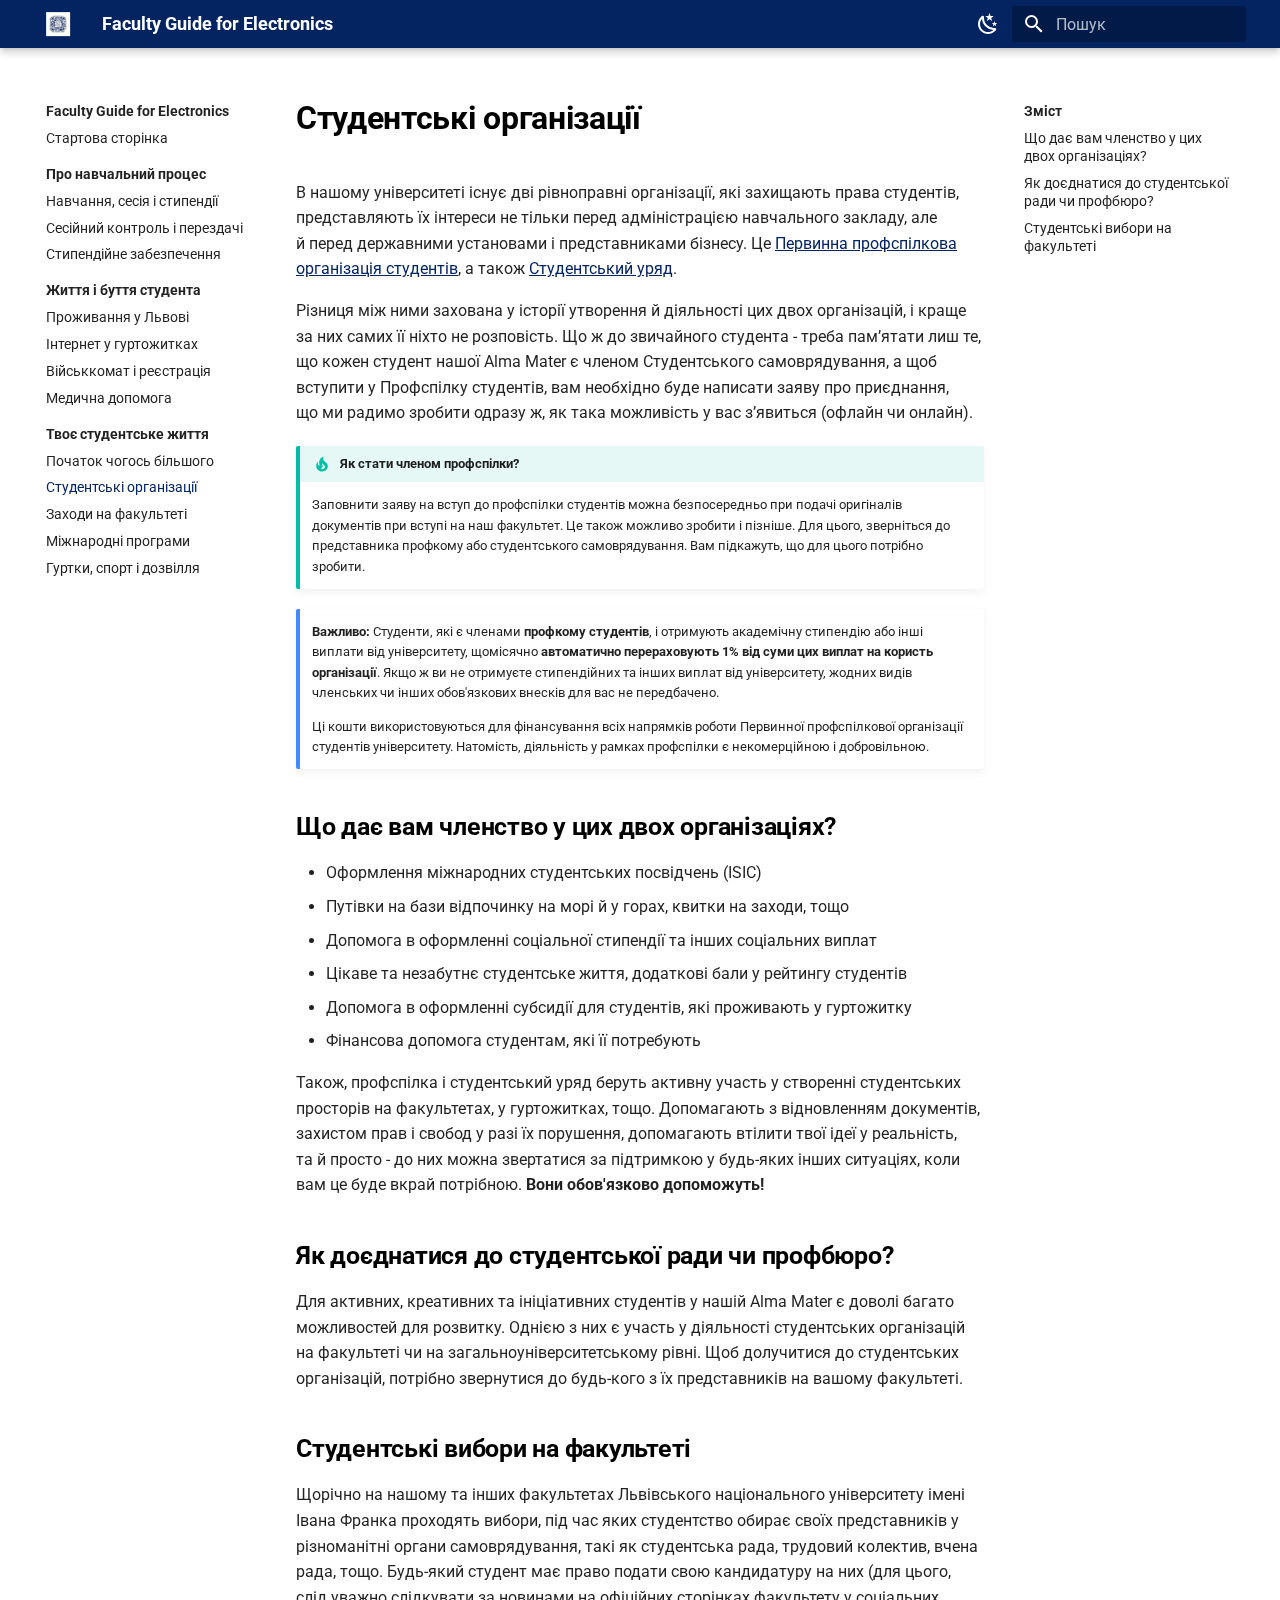
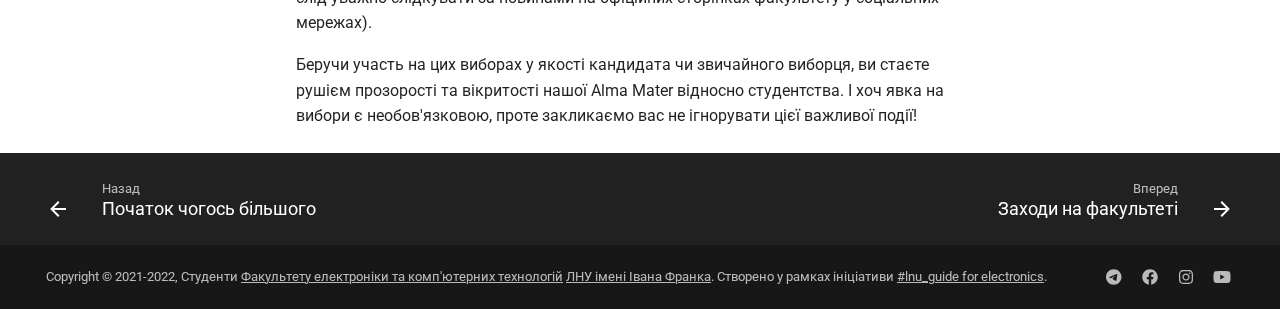
<file: for-freshmen/lifestyle/organizations/index.html>
<!doctype html>
<html lang="uk" class="no-js">
  <head>
    
      <meta charset="utf-8">
      <meta name="viewport" content="width=device-width,initial-scale=1">
      
      
      
      <link rel="icon" href="../../../_assets/img/faculty_logo.jpg">
      <meta name="generator" content="mkdocs-1.3.1, mkdocs-material-8.4.1">
    
    
      
        <title>Студентські організації - Faculty Guide for Electronics</title>
      
    
    
      <link rel="stylesheet" href="../../../assets/stylesheets/main.69437709.min.css">
      
        
        <link rel="stylesheet" href="../../../assets/stylesheets/palette.cbb835fc.min.css">
        
      
      
    
    
    
      
        
        
        <link rel="preconnect" href="https://fonts.gstatic.com" crossorigin>
        <link rel="stylesheet" href="https://fonts.googleapis.com/css?family=Roboto:300,300i,400,400i,700,700i%7CSource+Code+Pro:400,400i,700,700i&display=fallback">
        <style>:root{--md-text-font:"Roboto";--md-code-font:"Source Code Pro"}</style>
      
    
    
      <link rel="stylesheet" href="../../../_assets/css/extra.css">
    
    <script>__md_scope=new URL("../../..",location),__md_hash=e=>[...e].reduce((e,_)=>(e<<5)-e+_.charCodeAt(0),0),__md_get=(e,_=localStorage,t=__md_scope)=>JSON.parse(_.getItem(t.pathname+"."+e)),__md_set=(e,_,t=localStorage,a=__md_scope)=>{try{t.setItem(a.pathname+"."+e,JSON.stringify(_))}catch(e){}}</script>
    
      
  


  
  


  <script id="__analytics">function __md_analytics(){function n(){dataLayer.push(arguments)}window.dataLayer=window.dataLayer||[],n("js",new Date),n("config","G-GMPPDCQN2S"),document.addEventListener("DOMContentLoaded",function(){if(document.forms.search&&document.forms.search.query.addEventListener("blur",function(){this.value&&n("event","search",{search_term:this.value})}),document.forms.feedback){var e,a=document.forms.feedback;for(e of a.querySelectorAll("[type=submit]"))e.addEventListener("click",function(e){e.preventDefault();var t=document.location.pathname,e=this.getAttribute("data-md-value");n("event","feedback",{page:t,data:e}),a.firstElementChild.disabled=!0;e=a.querySelector(".md-feedback__note [data-md-value='"+e+"']");e&&(e.hidden=!1)}),a.hidden=!1}"undefined"!=typeof location$&&location$.subscribe(function(e){n("config","G-GMPPDCQN2S",{page_path:e.pathname})})});var e=document.createElement("script");e.async=!0,e.src="https://www.googletagmanager.com/gtag/js?id=G-GMPPDCQN2S",document.getElementById("__analytics").insertAdjacentElement("afterEnd",e)}</script>

  
    <script>"undefined"!=typeof __md_analytics&&__md_analytics()</script>
  

    
    
<link rel="manifest" href="/manifest.webmanifest">

  </head>
  
  
    
    
      
    
    
    
    
    <body dir="ltr" data-md-color-scheme="default" data-md-color-primary="indigo" data-md-color-accent="indigo">
  
    
    
      <script>var palette=__md_get("__palette");if(palette&&"object"==typeof palette.color)for(var key of Object.keys(palette.color))document.body.setAttribute("data-md-color-"+key,palette.color[key])</script>
    
    <input class="md-toggle" data-md-toggle="drawer" type="checkbox" id="__drawer" autocomplete="off">
    <input class="md-toggle" data-md-toggle="search" type="checkbox" id="__search" autocomplete="off">
    <label class="md-overlay" for="__drawer"></label>
    <div data-md-component="skip">
      
        
        <a href="#_1" class="md-skip">
          Перейти до змісту
        </a>
      
    </div>
    <div data-md-component="announce">
      
    </div>
    
    
      

<header class="md-header" data-md-component="header">
  <nav class="md-header__inner md-grid" aria-label="Header">
    <a href="../../.." title="Faculty Guide for Electronics" class="md-header__button md-logo" aria-label="Faculty Guide for Electronics" data-md-component="logo">
      
  <img src="../../../_assets/img/faculty_logo.jpg" alt="logo">

    </a>
    <label class="md-header__button md-icon" for="__drawer">
      <svg xmlns="http://www.w3.org/2000/svg" viewBox="0 0 24 24"><path d="M3 6h18v2H3V6m0 5h18v2H3v-2m0 5h18v2H3v-2Z"/></svg>
    </label>
    <div class="md-header__title" data-md-component="header-title">
      <div class="md-header__ellipsis">
        <div class="md-header__topic">
          <span class="md-ellipsis">
            Faculty Guide for Electronics
          </span>
        </div>
        <div class="md-header__topic" data-md-component="header-topic">
          <span class="md-ellipsis">
            
              Студентські організації
            
          </span>
        </div>
      </div>
    </div>
    
      <form class="md-header__option" data-md-component="palette">
        
          
          
          <input class="md-option" data-md-color-media="(prefers-color-scheme: light)" data-md-color-scheme="default" data-md-color-primary="indigo" data-md-color-accent="indigo"  aria-label="Перейти на Темний бік Сили"  type="radio" name="__palette" id="__palette_1">
          
            <label class="md-header__button md-icon" title="Перейти на Темний бік Сили" for="__palette_2" hidden>
              <svg xmlns="http://www.w3.org/2000/svg" viewBox="0 0 24 24"><path d="m17.75 4.09-2.53 1.94.91 3.06-2.63-1.81-2.63 1.81.91-3.06-2.53-1.94L12.44 4l1.06-3 1.06 3 3.19.09m3.5 6.91-1.64 1.25.59 1.98-1.7-1.17-1.7 1.17.59-1.98L15.75 11l2.06-.05L18.5 9l.69 1.95 2.06.05m-2.28 4.95c.83-.08 1.72 1.1 1.19 1.85-.32.45-.66.87-1.08 1.27C15.17 23 8.84 23 4.94 19.07c-3.91-3.9-3.91-10.24 0-14.14.4-.4.82-.76 1.27-1.08.75-.53 1.93.36 1.85 1.19-.27 2.86.69 5.83 2.89 8.02a9.96 9.96 0 0 0 8.02 2.89m-1.64 2.02a12.08 12.08 0 0 1-7.8-3.47c-2.17-2.19-3.33-5-3.49-7.82-2.81 3.14-2.7 7.96.31 10.98 3.02 3.01 7.84 3.12 10.98.31Z"/></svg>
            </label>
          
        
          
          
          <input class="md-option" data-md-color-media="(prefers-color-scheme: dark)" data-md-color-scheme="slate" data-md-color-primary="indigo" data-md-color-accent="indigo"  aria-label="Перейти на Світлий бік Сили"  type="radio" name="__palette" id="__palette_2">
          
            <label class="md-header__button md-icon" title="Перейти на Світлий бік Сили" for="__palette_1" hidden>
              <svg xmlns="http://www.w3.org/2000/svg" viewBox="0 0 24 24"><path d="M12 7a5 5 0 0 1 5 5 5 5 0 0 1-5 5 5 5 0 0 1-5-5 5 5 0 0 1 5-5m0 2a3 3 0 0 0-3 3 3 3 0 0 0 3 3 3 3 0 0 0 3-3 3 3 0 0 0-3-3m0-7 2.39 3.42C13.65 5.15 12.84 5 12 5c-.84 0-1.65.15-2.39.42L12 2M3.34 7l4.16-.35A7.2 7.2 0 0 0 5.94 8.5c-.44.74-.69 1.5-.83 2.29L3.34 7m.02 10 1.76-3.77a7.131 7.131 0 0 0 2.38 4.14L3.36 17M20.65 7l-1.77 3.79a7.023 7.023 0 0 0-2.38-4.15l4.15.36m-.01 10-4.14.36c.59-.51 1.12-1.14 1.54-1.86.42-.73.69-1.5.83-2.29L20.64 17M12 22l-2.41-3.44c.74.27 1.55.44 2.41.44.82 0 1.63-.17 2.37-.44L12 22Z"/></svg>
            </label>
          
        
      </form>
    
    
    
      <label class="md-header__button md-icon" for="__search">
        <svg xmlns="http://www.w3.org/2000/svg" viewBox="0 0 24 24"><path d="M9.5 3A6.5 6.5 0 0 1 16 9.5c0 1.61-.59 3.09-1.56 4.23l.27.27h.79l5 5-1.5 1.5-5-5v-.79l-.27-.27A6.516 6.516 0 0 1 9.5 16 6.5 6.5 0 0 1 3 9.5 6.5 6.5 0 0 1 9.5 3m0 2C7 5 5 7 5 9.5S7 14 9.5 14 14 12 14 9.5 12 5 9.5 5Z"/></svg>
      </label>
      <div class="md-search" data-md-component="search" role="dialog">
  <label class="md-search__overlay" for="__search"></label>
  <div class="md-search__inner" role="search">
    <form class="md-search__form" name="search">
      <input type="text" class="md-search__input" name="query" aria-label="Пошук" placeholder="Пошук" autocapitalize="off" autocorrect="off" autocomplete="off" spellcheck="false" data-md-component="search-query" required>
      <label class="md-search__icon md-icon" for="__search">
        <svg xmlns="http://www.w3.org/2000/svg" viewBox="0 0 24 24"><path d="M9.5 3A6.5 6.5 0 0 1 16 9.5c0 1.61-.59 3.09-1.56 4.23l.27.27h.79l5 5-1.5 1.5-5-5v-.79l-.27-.27A6.516 6.516 0 0 1 9.5 16 6.5 6.5 0 0 1 3 9.5 6.5 6.5 0 0 1 9.5 3m0 2C7 5 5 7 5 9.5S7 14 9.5 14 14 12 14 9.5 12 5 9.5 5Z"/></svg>
        <svg xmlns="http://www.w3.org/2000/svg" viewBox="0 0 24 24"><path d="M20 11v2H8l5.5 5.5-1.42 1.42L4.16 12l7.92-7.92L13.5 5.5 8 11h12Z"/></svg>
      </label>
      <nav class="md-search__options" aria-label="Search">
        
          <a href="javascript:void(0)" class="md-search__icon md-icon" aria-label="Share" data-clipboard data-clipboard-text="" data-md-component="search-share" tabindex="-1">
            <svg xmlns="http://www.w3.org/2000/svg" viewBox="0 0 24 24"><path d="M18 16.08c-.76 0-1.44.3-1.96.77L8.91 12.7c.05-.23.09-.46.09-.7 0-.24-.04-.47-.09-.7l7.05-4.11c.54.5 1.25.81 2.04.81a3 3 0 0 0 3-3 3 3 0 0 0-3-3 3 3 0 0 0-3 3c0 .24.04.47.09.7L8.04 9.81C7.5 9.31 6.79 9 6 9a3 3 0 0 0-3 3 3 3 0 0 0 3 3c.79 0 1.5-.31 2.04-.81l7.12 4.15c-.05.21-.08.43-.08.66 0 1.61 1.31 2.91 2.92 2.91 1.61 0 2.92-1.3 2.92-2.91A2.92 2.92 0 0 0 18 16.08Z"/></svg>
          </a>
        
        <button type="reset" class="md-search__icon md-icon" aria-label="Clear" tabindex="-1">
          <svg xmlns="http://www.w3.org/2000/svg" viewBox="0 0 24 24"><path d="M19 6.41 17.59 5 12 10.59 6.41 5 5 6.41 10.59 12 5 17.59 6.41 19 12 13.41 17.59 19 19 17.59 13.41 12 19 6.41Z"/></svg>
        </button>
      </nav>
      
        <div class="md-search__suggest" data-md-component="search-suggest"></div>
      
    </form>
    <div class="md-search__output">
      <div class="md-search__scrollwrap" data-md-scrollfix>
        <div class="md-search-result" data-md-component="search-result">
          <div class="md-search-result__meta">
            Initializing search
          </div>
          <ol class="md-search-result__list"></ol>
        </div>
      </div>
    </div>
  </div>
</div>
    
    
  </nav>
  
</header>
    
    <div class="md-container" data-md-component="container">
      
      
        
          
        
      
      <main class="md-main" data-md-component="main">
        <div class="md-main__inner md-grid">
          
            
              
              <div class="md-sidebar md-sidebar--primary" data-md-component="sidebar" data-md-type="navigation" >
                <div class="md-sidebar__scrollwrap">
                  <div class="md-sidebar__inner">
                    


<nav class="md-nav md-nav--primary" aria-label="Navigation" data-md-level="0">
  <label class="md-nav__title" for="__drawer">
    <a href="../../.." title="Faculty Guide for Electronics" class="md-nav__button md-logo" aria-label="Faculty Guide for Electronics" data-md-component="logo">
      
  <img src="../../../_assets/img/faculty_logo.jpg" alt="logo">

    </a>
    Faculty Guide for Electronics
  </label>
  
  <ul class="md-nav__list" data-md-scrollfix>
    
      
      
      

  
  
  
    <li class="md-nav__item">
      <a href="../../.." class="md-nav__link">
        Стартова сторінка
      </a>
    </li>
  

    
      
      
      

  
  
  
    
      
    
    <li class="md-nav__item md-nav__item--section md-nav__item--nested">
      
      
        <input class="md-nav__toggle md-toggle md-toggle--indeterminate" data-md-toggle="__nav_2" type="checkbox" id="__nav_2" checked>
      
      
      
      
        <label class="md-nav__link" for="__nav_2">
          Про навчальний процес
          <span class="md-nav__icon md-icon"></span>
        </label>
      
      <nav class="md-nav" aria-label="Про навчальний процес" data-md-level="1">
        <label class="md-nav__title" for="__nav_2">
          <span class="md-nav__icon md-icon"></span>
          Про навчальний процес
        </label>
        <ul class="md-nav__list" data-md-scrollfix>
          
            
              
  
  
  
    <li class="md-nav__item">
      <a href="../../education/" class="md-nav__link">
        Навчання, сесія і стипендії
      </a>
    </li>
  

            
          
            
              
  
  
  
    <li class="md-nav__item">
      <a href="../../education/session/" class="md-nav__link">
        Сесійний контроль і перездачі
      </a>
    </li>
  

            
          
            
              
  
  
  
    <li class="md-nav__item">
      <a href="../../education/scholarships/" class="md-nav__link">
        Стипендійне забезпечення
      </a>
    </li>
  

            
          
        </ul>
      </nav>
    </li>
  

    
      
      
      

  
  
  
    
      
    
    <li class="md-nav__item md-nav__item--section md-nav__item--nested">
      
      
        <input class="md-nav__toggle md-toggle md-toggle--indeterminate" data-md-toggle="__nav_3" type="checkbox" id="__nav_3" checked>
      
      
      
      
        <label class="md-nav__link" for="__nav_3">
          Життя і буття студента
          <span class="md-nav__icon md-icon"></span>
        </label>
      
      <nav class="md-nav" aria-label="Життя і буття студента" data-md-level="1">
        <label class="md-nav__title" for="__nav_3">
          <span class="md-nav__icon md-icon"></span>
          Життя і буття студента
        </label>
        <ul class="md-nav__list" data-md-scrollfix>
          
            
              
  
  
  
    <li class="md-nav__item">
      <a href="../../residence/" class="md-nav__link">
        Проживання у Львові
      </a>
    </li>
  

            
          
            
              
  
  
  
    <li class="md-nav__item">
      <a href="../../residence/internet-access/" class="md-nav__link">
        Інтернет у гуртожитках
      </a>
    </li>
  

            
          
            
              
  
  
  
    <li class="md-nav__item">
      <a href="../../residence/gov-registration/" class="md-nav__link">
        Військкомат і реєстрація
      </a>
    </li>
  

            
          
            
              
  
  
  
    <li class="md-nav__item">
      <a href="../../residence/medicaid/" class="md-nav__link">
        Медична допомога
      </a>
    </li>
  

            
          
        </ul>
      </nav>
    </li>
  

    
      
      
      

  
  
    
  
  
    
      
    
    <li class="md-nav__item md-nav__item--active md-nav__item--section md-nav__item--nested">
      
      
        <input class="md-nav__toggle md-toggle" data-md-toggle="__nav_4" type="checkbox" id="__nav_4" checked>
      
      
      
      
        <label class="md-nav__link" for="__nav_4">
          Твоє студентське життя
          <span class="md-nav__icon md-icon"></span>
        </label>
      
      <nav class="md-nav" aria-label="Твоє студентське життя" data-md-level="1">
        <label class="md-nav__title" for="__nav_4">
          <span class="md-nav__icon md-icon"></span>
          Твоє студентське життя
        </label>
        <ul class="md-nav__list" data-md-scrollfix>
          
            
              
  
  
  
    <li class="md-nav__item">
      <a href="../" class="md-nav__link">
        Початок чогось більшого
      </a>
    </li>
  

            
          
            
              
  
  
    
  
  
    <li class="md-nav__item md-nav__item--active">
      
      <input class="md-nav__toggle md-toggle" data-md-toggle="toc" type="checkbox" id="__toc">
      
      
        
      
      
        <label class="md-nav__link md-nav__link--active" for="__toc">
          Студентські організації
          <span class="md-nav__icon md-icon"></span>
        </label>
      
      <a href="./" class="md-nav__link md-nav__link--active">
        Студентські організації
      </a>
      
        

<nav class="md-nav md-nav--secondary" aria-label="Зміст">
  
  
  
    
  
  
    <label class="md-nav__title" for="__toc">
      <span class="md-nav__icon md-icon"></span>
      Зміст
    </label>
    <ul class="md-nav__list" data-md-component="toc" data-md-scrollfix>
      
        <li class="md-nav__item">
  <a href="#_2" class="md-nav__link">
    Що дає вам членство у цих двох організаціях?
  </a>
  
</li>
      
        <li class="md-nav__item">
  <a href="#_3" class="md-nav__link">
    Як доєднатися до студентської ради чи профбюро?
  </a>
  
</li>
      
        <li class="md-nav__item">
  <a href="#_4" class="md-nav__link">
    Студентські вибори на факультеті
  </a>
  
</li>
      
    </ul>
  
</nav>
      
    </li>
  

            
          
            
              
  
  
  
    <li class="md-nav__item">
      <a href="../events/" class="md-nav__link">
        Заходи на факультеті
      </a>
    </li>
  

            
          
            
              
  
  
  
    <li class="md-nav__item">
      <a href="../international/" class="md-nav__link">
        Міжнародні програми
      </a>
    </li>
  

            
          
            
              
  
  
  
    <li class="md-nav__item">
      <a href="../circles/" class="md-nav__link">
        Гуртки, спорт і дозвілля
      </a>
    </li>
  

            
          
        </ul>
      </nav>
    </li>
  

    
  </ul>
</nav>
                  </div>
                </div>
              </div>
            
            
              
              <div class="md-sidebar md-sidebar--secondary" data-md-component="sidebar" data-md-type="toc" >
                <div class="md-sidebar__scrollwrap">
                  <div class="md-sidebar__inner">
                    

<nav class="md-nav md-nav--secondary" aria-label="Зміст">
  
  
  
    
  
  
    <label class="md-nav__title" for="__toc">
      <span class="md-nav__icon md-icon"></span>
      Зміст
    </label>
    <ul class="md-nav__list" data-md-component="toc" data-md-scrollfix>
      
        <li class="md-nav__item">
  <a href="#_2" class="md-nav__link">
    Що дає вам членство у цих двох організаціях?
  </a>
  
</li>
      
        <li class="md-nav__item">
  <a href="#_3" class="md-nav__link">
    Як доєднатися до студентської ради чи профбюро?
  </a>
  
</li>
      
        <li class="md-nav__item">
  <a href="#_4" class="md-nav__link">
    Студентські вибори на факультеті
  </a>
  
</li>
      
    </ul>
  
</nav>
                  </div>
                </div>
              </div>
            
          
          <div class="md-content" data-md-component="content">
            <article class="md-content__inner md-typeset">
              
                


<h1 id="_1">Студентські організації</h1>
<p>В нашому університеті існує дві рівноправні організації, які захищають права студентів, представляють їх інтереси не тільки перед адміністрацією навчального закладу, але й перед державними установами і представниками бізнесу. Це <a href="https://t.me/profkom_lnu">Первинна профспілкова організація студентів</a>, а також <a href="https://t.me/su_lnu">Студентський уряд</a>.</p>
<p>Різниця між ними захована у історії утворення й діяльності цих двох організацій, і краще за них самих її ніхто не розповість. Що ж до звичайного студента - треба пам’ятати лиш те, що кожен студент нашої Alma Mater є членом Студентського самоврядування, а щоб вступити у Профспілку студентів, вам необхідно буде написати заяву про приєднання, що ми радимо зробити одразу ж, як така можливість у вас з’явиться (офлайн чи онлайн).</p>
<div class="admonition tip">
<p class="admonition-title">Як стати членом профспілки?</p>
<p>Заповнити заяву на вступ до профспілки студентів можна безпосередньо при подачі оригіналів документів при вступі на наш факультет. Це також можливо зробити і пізніше. Для цього, зверніться до представника профкому або студентського самоврядування. Вам підкажуть, що для цього потрібно зробити.</p>
</div>
<div class="admonition note">
<p><strong>Важливо:</strong> Студенти, які є членами <strong>профкому студентів</strong>, і отримують академічну стипендію або інші виплати від університету, щомісячно <strong>автоматично перераховують 1% від суми цих виплат на користь організації</strong>. Якщо ж ви не отримуєте стипендійних та інших виплат від університету, жодних видів членських чи інших обов'язкових внесків для вас не передбачено.</p>
<p>Ці кошти використовуються для фінансування всіх напрямків роботи Первинної профспілкової організації студентів університету. Натомість, діяльність у рамках профспілки є некомерційною і добровільною.</p>
</div>
<h2 id="_2">Що дає вам членство у цих двох організаціях?</h2>
<ul>
<li>Оформлення міжнародних студентських посвідчень (ISIC)</li>
<li>Путівки на бази відпочинку на морі й у горах, квитки на заходи, тощо</li>
<li>Допомога в оформленні соціальної стипендії та інших соціальних виплат</li>
<li>Цікаве та незабутнє студентське життя, додаткові бали у рейтингу студентів</li>
<li>Допомога в оформленні субсидії для студентів, які проживають у гуртожитку</li>
<li>Фінансова допомога студентам, які її потребують</li>
</ul>
<p>Також, профспілка і студентський уряд беруть активну участь у створенні студентських просторів на факультетах, у гуртожитках, тощо. Допомагають з відновленням документів, захистом прав і свобод у разі їх порушення, допомагають втілити твої ідеї у реальність, та й просто - до них можна звертатися за підтримкою у будь-яких інших ситуаціях, коли вам це буде вкрай потрібною. <strong>Вони обов'язково допоможуть!</strong></p>
<h2 id="_3">Як доєднатися до студентської ради чи профбюро?</h2>
<p>Для активних, креативних та ініціативних студентів у нашій Alma Mater є доволі багато можливостей для розвитку. Однією з них є участь у діяльності студентських організацій на факультеті чи на загальноуніверситетському рівні. Щоб долучитися до студентських організацій, потрібно звернутися до будь-кого з їх представників на вашому факультеті.</p>
<h2 id="_4">Студентські вибори на факультеті</h2>
<p>Щорічно на нашому та інших факультетах Львівського національного університету імені Івана Франка проходять вибори, під час яких студентство обирає своїх представників у різноманітні органи самоврядування, такі як студентська рада, трудовий колектив, вчена рада, тощо. Будь-який студент має право подати свою кандидатуру на них (для цього, слід уважно слідкувати за новинами на офіційних сторінках факультету у соціальних мережах).</p>
<p>Беручи участь на цих виборах у якості кандидата чи звичайного виборця, ви стаєте рушієм прозорості та вікритості нашої Alma Mater відносно студентства. І хоч явка на вибори є необов'язковою, проте закликаємо вас не ігнорувати цієї важливої події!</p>


  



              
            </article>
            
          </div>
        </div>
        
          <a href="#" class="md-top md-icon" data-md-component="top" hidden>
            <svg xmlns="http://www.w3.org/2000/svg" viewBox="0 0 24 24"><path d="M13 20h-2V8l-5.5 5.5-1.42-1.42L12 4.16l7.92 7.92-1.42 1.42L13 8v12Z"/></svg>
            Back to top
          </a>
        
      </main>
      
        <footer class="md-footer">
  
    
    <nav class="md-footer__inner md-grid" aria-label="Footer" >
      
        
        <a href="../" class="md-footer__link md-footer__link--prev" aria-label="Назад: Початок чогось більшого" rel="prev">
          <div class="md-footer__button md-icon">
            <svg xmlns="http://www.w3.org/2000/svg" viewBox="0 0 24 24"><path d="M20 11v2H8l5.5 5.5-1.42 1.42L4.16 12l7.92-7.92L13.5 5.5 8 11h12Z"/></svg>
          </div>
          <div class="md-footer__title">
            <div class="md-ellipsis">
              <span class="md-footer__direction">
                Назад
              </span>
              Початок чогось більшого
            </div>
          </div>
        </a>
      
      
        
        <a href="../events/" class="md-footer__link md-footer__link--next" aria-label="Вперед: Заходи на факультеті" rel="next">
          <div class="md-footer__title">
            <div class="md-ellipsis">
              <span class="md-footer__direction">
                Вперед
              </span>
              Заходи на факультеті
            </div>
          </div>
          <div class="md-footer__button md-icon">
            <svg xmlns="http://www.w3.org/2000/svg" viewBox="0 0 24 24"><path d="M4 11v2h12l-5.5 5.5 1.42 1.42L19.84 12l-7.92-7.92L10.5 5.5 16 11H4Z"/></svg>
          </div>
        </a>
      
    </nav>
  
  <div class="md-footer-meta md-typeset">
    <div class="md-footer-meta__inner md-grid">
      <div class="md-copyright">
  
    <div class="md-copyright__highlight">
      Copyright &copy; 2021-2022, Студенти <a href='https://electronics.lnu.edu.ua/' target='_blank'>Факультету електроніки та комп'ютерних технологій</a> <a href='https://lnu.edu.ua/' target='_blank'>ЛНУ імені Івана Франка</a>. Створено у рамках ініціативи <a href='https://t.me/lnu_guide'>#lnu_guide for electronics</a>.

    </div>
  
  
</div>
      
        <div class="md-social">
  
    
    
      
      
    
    <a href="https://t.me/electronics_lnu" target="_blank" rel="noopener" title="t.me" class="md-social__link">
      <svg xmlns="http://www.w3.org/2000/svg" viewBox="0 0 496 512"><!--! Font Awesome Free 6.1.2 by @fontawesome - https://fontawesome.com License - https://fontawesome.com/license/free (Icons: CC BY 4.0, Fonts: SIL OFL 1.1, Code: MIT License) Copyright 2022 Fonticons, Inc.--><path d="M248 8C111.033 8 0 119.033 0 256s111.033 248 248 248 248-111.033 248-248S384.967 8 248 8Zm114.952 168.66c-3.732 39.215-19.881 134.378-28.1 178.3-3.476 18.584-10.322 24.816-16.948 25.425-14.4 1.326-25.338-9.517-39.287-18.661-21.827-14.308-34.158-23.215-55.346-37.177-24.485-16.135-8.612-25 5.342-39.5 3.652-3.793 67.107-61.51 68.335-66.746.153-.655.3-3.1-1.154-4.384s-3.59-.849-5.135-.5q-3.283.746-104.608 69.142-14.845 10.194-26.894 9.934c-8.855-.191-25.888-5.006-38.551-9.123-15.531-5.048-27.875-7.717-26.8-16.291q.84-6.7 18.45-13.7 108.446-47.248 144.628-62.3c68.872-28.647 83.183-33.623 92.511-33.789 2.052-.034 6.639.474 9.61 2.885a10.452 10.452 0 0 1 3.53 6.716 43.765 43.765 0 0 1 .417 9.769Z"/></svg>
    </a>
  
    
    
      
      
    
    <a href="https://facebook.com/electronics.lnu" target="_blank" rel="noopener" title="facebook.com" class="md-social__link">
      <svg xmlns="http://www.w3.org/2000/svg" viewBox="0 0 512 512"><!--! Font Awesome Free 6.1.2 by @fontawesome - https://fontawesome.com License - https://fontawesome.com/license/free (Icons: CC BY 4.0, Fonts: SIL OFL 1.1, Code: MIT License) Copyright 2022 Fonticons, Inc.--><path d="M504 256C504 119 393 8 256 8S8 119 8 256c0 123.78 90.69 226.38 209.25 245V327.69h-63V256h63v-54.64c0-62.15 37-96.48 93.67-96.48 27.14 0 55.52 4.84 55.52 4.84v61h-31.28c-30.8 0-40.41 19.12-40.41 38.73V256h68.78l-11 71.69h-57.78V501C413.31 482.38 504 379.78 504 256z"/></svg>
    </a>
  
    
    
      
      
    
    <a href="https://instagram.com/electronics_lnu" target="_blank" rel="noopener" title="instagram.com" class="md-social__link">
      <svg xmlns="http://www.w3.org/2000/svg" viewBox="0 0 448 512"><!--! Font Awesome Free 6.1.2 by @fontawesome - https://fontawesome.com License - https://fontawesome.com/license/free (Icons: CC BY 4.0, Fonts: SIL OFL 1.1, Code: MIT License) Copyright 2022 Fonticons, Inc.--><path d="M224.1 141c-63.6 0-114.9 51.3-114.9 114.9s51.3 114.9 114.9 114.9S339 319.5 339 255.9 287.7 141 224.1 141zm0 189.6c-41.1 0-74.7-33.5-74.7-74.7s33.5-74.7 74.7-74.7 74.7 33.5 74.7 74.7-33.6 74.7-74.7 74.7zm146.4-194.3c0 14.9-12 26.8-26.8 26.8-14.9 0-26.8-12-26.8-26.8s12-26.8 26.8-26.8 26.8 12 26.8 26.8zm76.1 27.2c-1.7-35.9-9.9-67.7-36.2-93.9-26.2-26.2-58-34.4-93.9-36.2-37-2.1-147.9-2.1-184.9 0-35.8 1.7-67.6 9.9-93.9 36.1s-34.4 58-36.2 93.9c-2.1 37-2.1 147.9 0 184.9 1.7 35.9 9.9 67.7 36.2 93.9s58 34.4 93.9 36.2c37 2.1 147.9 2.1 184.9 0 35.9-1.7 67.7-9.9 93.9-36.2 26.2-26.2 34.4-58 36.2-93.9 2.1-37 2.1-147.8 0-184.8zM398.8 388c-7.8 19.6-22.9 34.7-42.6 42.6-29.5 11.7-99.5 9-132.1 9s-102.7 2.6-132.1-9c-19.6-7.8-34.7-22.9-42.6-42.6-11.7-29.5-9-99.5-9-132.1s-2.6-102.7 9-132.1c7.8-19.6 22.9-34.7 42.6-42.6 29.5-11.7 99.5-9 132.1-9s102.7-2.6 132.1 9c19.6 7.8 34.7 22.9 42.6 42.6 11.7 29.5 9 99.5 9 132.1s2.7 102.7-9 132.1z"/></svg>
    </a>
  
    
    
      
      
    
    <a href="https://youtube.com/channel/UCrKI0wrgSLhqOUESLiTk4UA" target="_blank" rel="noopener" title="youtube.com" class="md-social__link">
      <svg xmlns="http://www.w3.org/2000/svg" viewBox="0 0 576 512"><!--! Font Awesome Free 6.1.2 by @fontawesome - https://fontawesome.com License - https://fontawesome.com/license/free (Icons: CC BY 4.0, Fonts: SIL OFL 1.1, Code: MIT License) Copyright 2022 Fonticons, Inc.--><path d="M549.655 124.083c-6.281-23.65-24.787-42.276-48.284-48.597C458.781 64 288 64 288 64S117.22 64 74.629 75.486c-23.497 6.322-42.003 24.947-48.284 48.597-11.412 42.867-11.412 132.305-11.412 132.305s0 89.438 11.412 132.305c6.281 23.65 24.787 41.5 48.284 47.821C117.22 448 288 448 288 448s170.78 0 213.371-11.486c23.497-6.321 42.003-24.171 48.284-47.821 11.412-42.867 11.412-132.305 11.412-132.305s0-89.438-11.412-132.305zm-317.51 213.508V175.185l142.739 81.205-142.739 81.201z"/></svg>
    </a>
  
</div>
      
    </div>
  </div>
</footer>
      
    </div>
    <div class="md-dialog" data-md-component="dialog">
      <div class="md-dialog__inner md-typeset"></div>
    </div>
    
    <script id="__config" type="application/json">{"base": "../../..", "features": ["announce.dismiss", "navigation.expand", "navigation.instant", "navigation.sections", "navigation.top", "navigation.tracking", "search.highlight", "search.share", "search.suggest"], "search": "../../../assets/javascripts/workers/search.ecf98df9.min.js", "translations": {"clipboard.copied": "\u0421\u043a\u043e\u043f\u0456\u0439\u043e\u0432\u0430\u043d\u043e \u0432 \u0431\u0443\u0444\u0435\u0440", "clipboard.copy": "\u0421\u043a\u043e\u043f\u0456\u044e\u0432\u0430\u0442\u0438 \u0432 \u0431\u0443\u0444\u0435\u0440", "search.config.lang": "ru", "search.config.pipeline": "trimmer, stopWordFilter", "search.config.separator": "[\\s\\-]+", "search.placeholder": "\u041f\u043e\u0448\u0443\u043a", "search.result.more.one": "1 more on this page", "search.result.more.other": "# more on this page", "search.result.none": "\u0417\u0431\u0456\u0433\u0456\u0432 \u043d\u0435 \u0437\u043d\u0430\u0439\u0434\u0435\u043d\u043e", "search.result.one": "\u0417\u043d\u0430\u0439\u0434\u0435\u043d\u043e 1 \u0437\u0431\u0456\u0433", "search.result.other": "\u0417\u043d\u0430\u0439\u0434\u0435\u043d\u043e # \u0437\u0431\u0456\u0433\u0456\u0432", "search.result.placeholder": "\u0420\u043e\u0437\u043f\u043e\u0447\u043d\u0456\u0442\u044c \u043f\u0438\u0441\u0430\u0442\u0438 \u0434\u043b\u044f \u043f\u043e\u0448\u0443\u043a\u0443", "search.result.term.missing": "Missing", "select.version.title": "Select version"}}</script>
    
    
      <script src="../../../assets/javascripts/bundle.9c69f0bc.min.js"></script>
      
    
  </body>
</html>
</file>
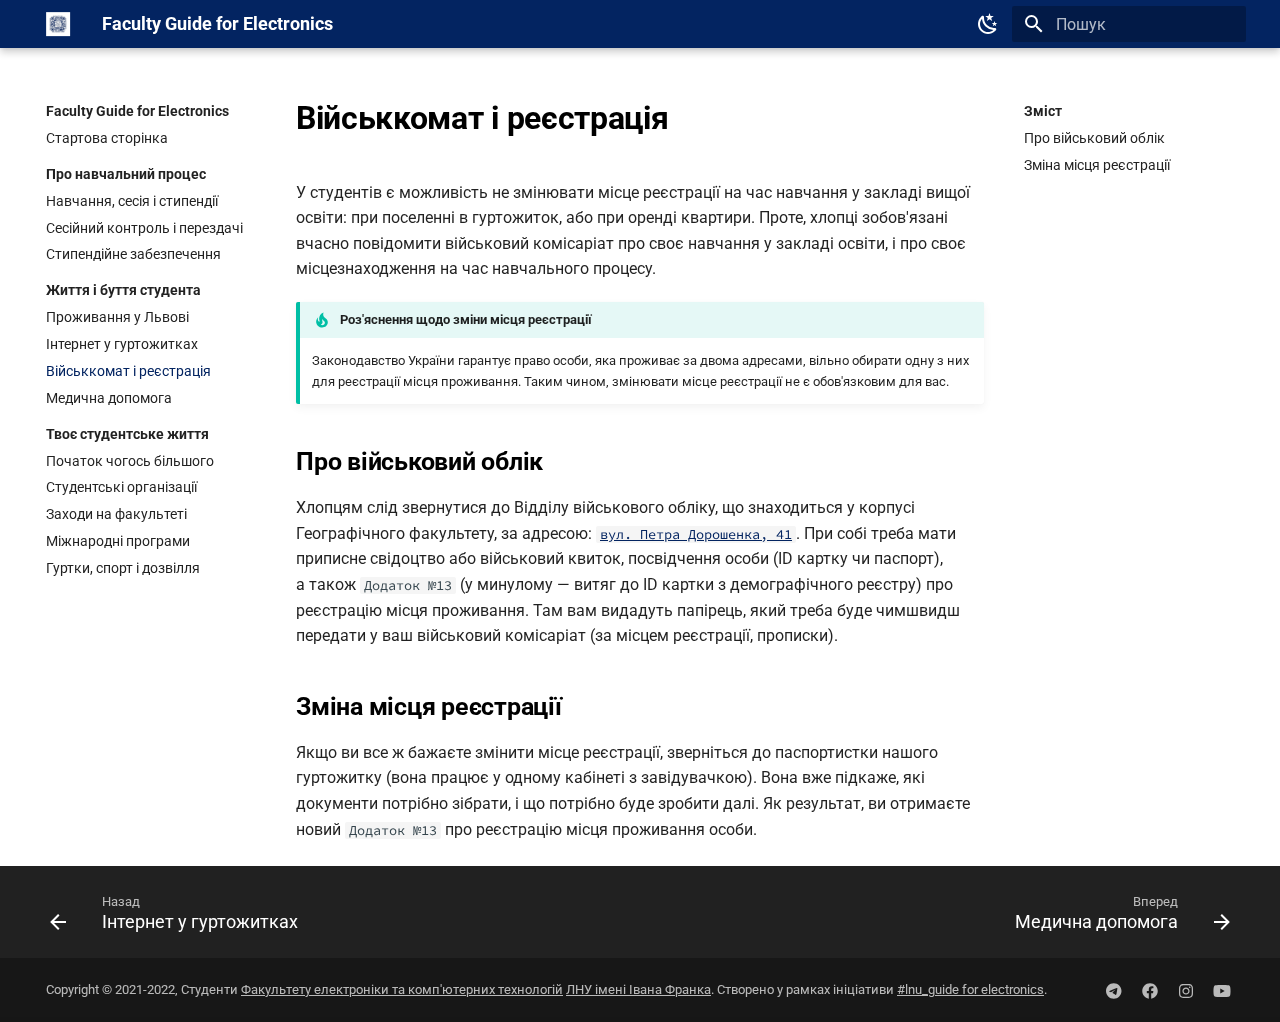
<file: for-freshmen/residence/gov-registration/index.html>
<!doctype html>
<html lang="uk" class="no-js">
  <head>
    
      <meta charset="utf-8">
      <meta name="viewport" content="width=device-width,initial-scale=1">
      
      
      
      <link rel="icon" href="../../../_assets/img/faculty_logo.jpg">
      <meta name="generator" content="mkdocs-1.3.1, mkdocs-material-8.4.1">
    
    
      
        <title>Військкомат і реєстрація - Faculty Guide for Electronics</title>
      
    
    
      <link rel="stylesheet" href="../../../assets/stylesheets/main.69437709.min.css">
      
        
        <link rel="stylesheet" href="../../../assets/stylesheets/palette.cbb835fc.min.css">
        
      
      
    
    
    
      
        
        
        <link rel="preconnect" href="https://fonts.gstatic.com" crossorigin>
        <link rel="stylesheet" href="https://fonts.googleapis.com/css?family=Roboto:300,300i,400,400i,700,700i%7CSource+Code+Pro:400,400i,700,700i&display=fallback">
        <style>:root{--md-text-font:"Roboto";--md-code-font:"Source Code Pro"}</style>
      
    
    
      <link rel="stylesheet" href="../../../_assets/css/extra.css">
    
    <script>__md_scope=new URL("../../..",location),__md_hash=e=>[...e].reduce((e,_)=>(e<<5)-e+_.charCodeAt(0),0),__md_get=(e,_=localStorage,t=__md_scope)=>JSON.parse(_.getItem(t.pathname+"."+e)),__md_set=(e,_,t=localStorage,a=__md_scope)=>{try{t.setItem(a.pathname+"."+e,JSON.stringify(_))}catch(e){}}</script>
    
      
  


  
  


  <script id="__analytics">function __md_analytics(){function n(){dataLayer.push(arguments)}window.dataLayer=window.dataLayer||[],n("js",new Date),n("config","G-GMPPDCQN2S"),document.addEventListener("DOMContentLoaded",function(){if(document.forms.search&&document.forms.search.query.addEventListener("blur",function(){this.value&&n("event","search",{search_term:this.value})}),document.forms.feedback){var e,a=document.forms.feedback;for(e of a.querySelectorAll("[type=submit]"))e.addEventListener("click",function(e){e.preventDefault();var t=document.location.pathname,e=this.getAttribute("data-md-value");n("event","feedback",{page:t,data:e}),a.firstElementChild.disabled=!0;e=a.querySelector(".md-feedback__note [data-md-value='"+e+"']");e&&(e.hidden=!1)}),a.hidden=!1}"undefined"!=typeof location$&&location$.subscribe(function(e){n("config","G-GMPPDCQN2S",{page_path:e.pathname})})});var e=document.createElement("script");e.async=!0,e.src="https://www.googletagmanager.com/gtag/js?id=G-GMPPDCQN2S",document.getElementById("__analytics").insertAdjacentElement("afterEnd",e)}</script>

  
    <script>"undefined"!=typeof __md_analytics&&__md_analytics()</script>
  

    
    
<link rel="manifest" href="/manifest.webmanifest">

  </head>
  
  
    
    
      
    
    
    
    
    <body dir="ltr" data-md-color-scheme="default" data-md-color-primary="indigo" data-md-color-accent="indigo">
  
    
    
      <script>var palette=__md_get("__palette");if(palette&&"object"==typeof palette.color)for(var key of Object.keys(palette.color))document.body.setAttribute("data-md-color-"+key,palette.color[key])</script>
    
    <input class="md-toggle" data-md-toggle="drawer" type="checkbox" id="__drawer" autocomplete="off">
    <input class="md-toggle" data-md-toggle="search" type="checkbox" id="__search" autocomplete="off">
    <label class="md-overlay" for="__drawer"></label>
    <div data-md-component="skip">
      
        
        <a href="#_1" class="md-skip">
          Перейти до змісту
        </a>
      
    </div>
    <div data-md-component="announce">
      
    </div>
    
    
      

<header class="md-header" data-md-component="header">
  <nav class="md-header__inner md-grid" aria-label="Header">
    <a href="../../.." title="Faculty Guide for Electronics" class="md-header__button md-logo" aria-label="Faculty Guide for Electronics" data-md-component="logo">
      
  <img src="../../../_assets/img/faculty_logo.jpg" alt="logo">

    </a>
    <label class="md-header__button md-icon" for="__drawer">
      <svg xmlns="http://www.w3.org/2000/svg" viewBox="0 0 24 24"><path d="M3 6h18v2H3V6m0 5h18v2H3v-2m0 5h18v2H3v-2Z"/></svg>
    </label>
    <div class="md-header__title" data-md-component="header-title">
      <div class="md-header__ellipsis">
        <div class="md-header__topic">
          <span class="md-ellipsis">
            Faculty Guide for Electronics
          </span>
        </div>
        <div class="md-header__topic" data-md-component="header-topic">
          <span class="md-ellipsis">
            
              Військкомат і реєстрація
            
          </span>
        </div>
      </div>
    </div>
    
      <form class="md-header__option" data-md-component="palette">
        
          
          
          <input class="md-option" data-md-color-media="(prefers-color-scheme: light)" data-md-color-scheme="default" data-md-color-primary="indigo" data-md-color-accent="indigo"  aria-label="Перейти на Темний бік Сили"  type="radio" name="__palette" id="__palette_1">
          
            <label class="md-header__button md-icon" title="Перейти на Темний бік Сили" for="__palette_2" hidden>
              <svg xmlns="http://www.w3.org/2000/svg" viewBox="0 0 24 24"><path d="m17.75 4.09-2.53 1.94.91 3.06-2.63-1.81-2.63 1.81.91-3.06-2.53-1.94L12.44 4l1.06-3 1.06 3 3.19.09m3.5 6.91-1.64 1.25.59 1.98-1.7-1.17-1.7 1.17.59-1.98L15.75 11l2.06-.05L18.5 9l.69 1.95 2.06.05m-2.28 4.95c.83-.08 1.72 1.1 1.19 1.85-.32.45-.66.87-1.08 1.27C15.17 23 8.84 23 4.94 19.07c-3.91-3.9-3.91-10.24 0-14.14.4-.4.82-.76 1.27-1.08.75-.53 1.93.36 1.85 1.19-.27 2.86.69 5.83 2.89 8.02a9.96 9.96 0 0 0 8.02 2.89m-1.64 2.02a12.08 12.08 0 0 1-7.8-3.47c-2.17-2.19-3.33-5-3.49-7.82-2.81 3.14-2.7 7.96.31 10.98 3.02 3.01 7.84 3.12 10.98.31Z"/></svg>
            </label>
          
        
          
          
          <input class="md-option" data-md-color-media="(prefers-color-scheme: dark)" data-md-color-scheme="slate" data-md-color-primary="indigo" data-md-color-accent="indigo"  aria-label="Перейти на Світлий бік Сили"  type="radio" name="__palette" id="__palette_2">
          
            <label class="md-header__button md-icon" title="Перейти на Світлий бік Сили" for="__palette_1" hidden>
              <svg xmlns="http://www.w3.org/2000/svg" viewBox="0 0 24 24"><path d="M12 7a5 5 0 0 1 5 5 5 5 0 0 1-5 5 5 5 0 0 1-5-5 5 5 0 0 1 5-5m0 2a3 3 0 0 0-3 3 3 3 0 0 0 3 3 3 3 0 0 0 3-3 3 3 0 0 0-3-3m0-7 2.39 3.42C13.65 5.15 12.84 5 12 5c-.84 0-1.65.15-2.39.42L12 2M3.34 7l4.16-.35A7.2 7.2 0 0 0 5.94 8.5c-.44.74-.69 1.5-.83 2.29L3.34 7m.02 10 1.76-3.77a7.131 7.131 0 0 0 2.38 4.14L3.36 17M20.65 7l-1.77 3.79a7.023 7.023 0 0 0-2.38-4.15l4.15.36m-.01 10-4.14.36c.59-.51 1.12-1.14 1.54-1.86.42-.73.69-1.5.83-2.29L20.64 17M12 22l-2.41-3.44c.74.27 1.55.44 2.41.44.82 0 1.63-.17 2.37-.44L12 22Z"/></svg>
            </label>
          
        
      </form>
    
    
    
      <label class="md-header__button md-icon" for="__search">
        <svg xmlns="http://www.w3.org/2000/svg" viewBox="0 0 24 24"><path d="M9.5 3A6.5 6.5 0 0 1 16 9.5c0 1.61-.59 3.09-1.56 4.23l.27.27h.79l5 5-1.5 1.5-5-5v-.79l-.27-.27A6.516 6.516 0 0 1 9.5 16 6.5 6.5 0 0 1 3 9.5 6.5 6.5 0 0 1 9.5 3m0 2C7 5 5 7 5 9.5S7 14 9.5 14 14 12 14 9.5 12 5 9.5 5Z"/></svg>
      </label>
      <div class="md-search" data-md-component="search" role="dialog">
  <label class="md-search__overlay" for="__search"></label>
  <div class="md-search__inner" role="search">
    <form class="md-search__form" name="search">
      <input type="text" class="md-search__input" name="query" aria-label="Пошук" placeholder="Пошук" autocapitalize="off" autocorrect="off" autocomplete="off" spellcheck="false" data-md-component="search-query" required>
      <label class="md-search__icon md-icon" for="__search">
        <svg xmlns="http://www.w3.org/2000/svg" viewBox="0 0 24 24"><path d="M9.5 3A6.5 6.5 0 0 1 16 9.5c0 1.61-.59 3.09-1.56 4.23l.27.27h.79l5 5-1.5 1.5-5-5v-.79l-.27-.27A6.516 6.516 0 0 1 9.5 16 6.5 6.5 0 0 1 3 9.5 6.5 6.5 0 0 1 9.5 3m0 2C7 5 5 7 5 9.5S7 14 9.5 14 14 12 14 9.5 12 5 9.5 5Z"/></svg>
        <svg xmlns="http://www.w3.org/2000/svg" viewBox="0 0 24 24"><path d="M20 11v2H8l5.5 5.5-1.42 1.42L4.16 12l7.92-7.92L13.5 5.5 8 11h12Z"/></svg>
      </label>
      <nav class="md-search__options" aria-label="Search">
        
          <a href="javascript:void(0)" class="md-search__icon md-icon" aria-label="Share" data-clipboard data-clipboard-text="" data-md-component="search-share" tabindex="-1">
            <svg xmlns="http://www.w3.org/2000/svg" viewBox="0 0 24 24"><path d="M18 16.08c-.76 0-1.44.3-1.96.77L8.91 12.7c.05-.23.09-.46.09-.7 0-.24-.04-.47-.09-.7l7.05-4.11c.54.5 1.25.81 2.04.81a3 3 0 0 0 3-3 3 3 0 0 0-3-3 3 3 0 0 0-3 3c0 .24.04.47.09.7L8.04 9.81C7.5 9.31 6.79 9 6 9a3 3 0 0 0-3 3 3 3 0 0 0 3 3c.79 0 1.5-.31 2.04-.81l7.12 4.15c-.05.21-.08.43-.08.66 0 1.61 1.31 2.91 2.92 2.91 1.61 0 2.92-1.3 2.92-2.91A2.92 2.92 0 0 0 18 16.08Z"/></svg>
          </a>
        
        <button type="reset" class="md-search__icon md-icon" aria-label="Clear" tabindex="-1">
          <svg xmlns="http://www.w3.org/2000/svg" viewBox="0 0 24 24"><path d="M19 6.41 17.59 5 12 10.59 6.41 5 5 6.41 10.59 12 5 17.59 6.41 19 12 13.41 17.59 19 19 17.59 13.41 12 19 6.41Z"/></svg>
        </button>
      </nav>
      
        <div class="md-search__suggest" data-md-component="search-suggest"></div>
      
    </form>
    <div class="md-search__output">
      <div class="md-search__scrollwrap" data-md-scrollfix>
        <div class="md-search-result" data-md-component="search-result">
          <div class="md-search-result__meta">
            Initializing search
          </div>
          <ol class="md-search-result__list"></ol>
        </div>
      </div>
    </div>
  </div>
</div>
    
    
  </nav>
  
</header>
    
    <div class="md-container" data-md-component="container">
      
      
        
          
        
      
      <main class="md-main" data-md-component="main">
        <div class="md-main__inner md-grid">
          
            
              
              <div class="md-sidebar md-sidebar--primary" data-md-component="sidebar" data-md-type="navigation" >
                <div class="md-sidebar__scrollwrap">
                  <div class="md-sidebar__inner">
                    


<nav class="md-nav md-nav--primary" aria-label="Navigation" data-md-level="0">
  <label class="md-nav__title" for="__drawer">
    <a href="../../.." title="Faculty Guide for Electronics" class="md-nav__button md-logo" aria-label="Faculty Guide for Electronics" data-md-component="logo">
      
  <img src="../../../_assets/img/faculty_logo.jpg" alt="logo">

    </a>
    Faculty Guide for Electronics
  </label>
  
  <ul class="md-nav__list" data-md-scrollfix>
    
      
      
      

  
  
  
    <li class="md-nav__item">
      <a href="../../.." class="md-nav__link">
        Стартова сторінка
      </a>
    </li>
  

    
      
      
      

  
  
  
    
      
    
    <li class="md-nav__item md-nav__item--section md-nav__item--nested">
      
      
        <input class="md-nav__toggle md-toggle md-toggle--indeterminate" data-md-toggle="__nav_2" type="checkbox" id="__nav_2" checked>
      
      
      
      
        <label class="md-nav__link" for="__nav_2">
          Про навчальний процес
          <span class="md-nav__icon md-icon"></span>
        </label>
      
      <nav class="md-nav" aria-label="Про навчальний процес" data-md-level="1">
        <label class="md-nav__title" for="__nav_2">
          <span class="md-nav__icon md-icon"></span>
          Про навчальний процес
        </label>
        <ul class="md-nav__list" data-md-scrollfix>
          
            
              
  
  
  
    <li class="md-nav__item">
      <a href="../../education/" class="md-nav__link">
        Навчання, сесія і стипендії
      </a>
    </li>
  

            
          
            
              
  
  
  
    <li class="md-nav__item">
      <a href="../../education/session/" class="md-nav__link">
        Сесійний контроль і перездачі
      </a>
    </li>
  

            
          
            
              
  
  
  
    <li class="md-nav__item">
      <a href="../../education/scholarships/" class="md-nav__link">
        Стипендійне забезпечення
      </a>
    </li>
  

            
          
        </ul>
      </nav>
    </li>
  

    
      
      
      

  
  
    
  
  
    
      
    
    <li class="md-nav__item md-nav__item--active md-nav__item--section md-nav__item--nested">
      
      
        <input class="md-nav__toggle md-toggle" data-md-toggle="__nav_3" type="checkbox" id="__nav_3" checked>
      
      
      
      
        <label class="md-nav__link" for="__nav_3">
          Життя і буття студента
          <span class="md-nav__icon md-icon"></span>
        </label>
      
      <nav class="md-nav" aria-label="Життя і буття студента" data-md-level="1">
        <label class="md-nav__title" for="__nav_3">
          <span class="md-nav__icon md-icon"></span>
          Життя і буття студента
        </label>
        <ul class="md-nav__list" data-md-scrollfix>
          
            
              
  
  
  
    <li class="md-nav__item">
      <a href="../" class="md-nav__link">
        Проживання у Львові
      </a>
    </li>
  

            
          
            
              
  
  
  
    <li class="md-nav__item">
      <a href="../internet-access/" class="md-nav__link">
        Інтернет у гуртожитках
      </a>
    </li>
  

            
          
            
              
  
  
    
  
  
    <li class="md-nav__item md-nav__item--active">
      
      <input class="md-nav__toggle md-toggle" data-md-toggle="toc" type="checkbox" id="__toc">
      
      
        
      
      
        <label class="md-nav__link md-nav__link--active" for="__toc">
          Військкомат і реєстрація
          <span class="md-nav__icon md-icon"></span>
        </label>
      
      <a href="./" class="md-nav__link md-nav__link--active">
        Військкомат і реєстрація
      </a>
      
        

<nav class="md-nav md-nav--secondary" aria-label="Зміст">
  
  
  
    
  
  
    <label class="md-nav__title" for="__toc">
      <span class="md-nav__icon md-icon"></span>
      Зміст
    </label>
    <ul class="md-nav__list" data-md-component="toc" data-md-scrollfix>
      
        <li class="md-nav__item">
  <a href="#_2" class="md-nav__link">
    Про військовий облік
  </a>
  
</li>
      
        <li class="md-nav__item">
  <a href="#_3" class="md-nav__link">
    Зміна місця реєстрації
  </a>
  
</li>
      
    </ul>
  
</nav>
      
    </li>
  

            
          
            
              
  
  
  
    <li class="md-nav__item">
      <a href="../medicaid/" class="md-nav__link">
        Медична допомога
      </a>
    </li>
  

            
          
        </ul>
      </nav>
    </li>
  

    
      
      
      

  
  
  
    
      
    
    <li class="md-nav__item md-nav__item--section md-nav__item--nested">
      
      
        <input class="md-nav__toggle md-toggle md-toggle--indeterminate" data-md-toggle="__nav_4" type="checkbox" id="__nav_4" checked>
      
      
      
      
        <label class="md-nav__link" for="__nav_4">
          Твоє студентське життя
          <span class="md-nav__icon md-icon"></span>
        </label>
      
      <nav class="md-nav" aria-label="Твоє студентське життя" data-md-level="1">
        <label class="md-nav__title" for="__nav_4">
          <span class="md-nav__icon md-icon"></span>
          Твоє студентське життя
        </label>
        <ul class="md-nav__list" data-md-scrollfix>
          
            
              
  
  
  
    <li class="md-nav__item">
      <a href="../../lifestyle/" class="md-nav__link">
        Початок чогось більшого
      </a>
    </li>
  

            
          
            
              
  
  
  
    <li class="md-nav__item">
      <a href="../../lifestyle/organizations/" class="md-nav__link">
        Студентські організації
      </a>
    </li>
  

            
          
            
              
  
  
  
    <li class="md-nav__item">
      <a href="../../lifestyle/events/" class="md-nav__link">
        Заходи на факультеті
      </a>
    </li>
  

            
          
            
              
  
  
  
    <li class="md-nav__item">
      <a href="../../lifestyle/international/" class="md-nav__link">
        Міжнародні програми
      </a>
    </li>
  

            
          
            
              
  
  
  
    <li class="md-nav__item">
      <a href="../../lifestyle/circles/" class="md-nav__link">
        Гуртки, спорт і дозвілля
      </a>
    </li>
  

            
          
        </ul>
      </nav>
    </li>
  

    
  </ul>
</nav>
                  </div>
                </div>
              </div>
            
            
              
              <div class="md-sidebar md-sidebar--secondary" data-md-component="sidebar" data-md-type="toc" >
                <div class="md-sidebar__scrollwrap">
                  <div class="md-sidebar__inner">
                    

<nav class="md-nav md-nav--secondary" aria-label="Зміст">
  
  
  
    
  
  
    <label class="md-nav__title" for="__toc">
      <span class="md-nav__icon md-icon"></span>
      Зміст
    </label>
    <ul class="md-nav__list" data-md-component="toc" data-md-scrollfix>
      
        <li class="md-nav__item">
  <a href="#_2" class="md-nav__link">
    Про військовий облік
  </a>
  
</li>
      
        <li class="md-nav__item">
  <a href="#_3" class="md-nav__link">
    Зміна місця реєстрації
  </a>
  
</li>
      
    </ul>
  
</nav>
                  </div>
                </div>
              </div>
            
          
          <div class="md-content" data-md-component="content">
            <article class="md-content__inner md-typeset">
              
                


<h1 id="_1">Військкомат і реєстрація</h1>
<p>У студентів є можливість не змінювати місце реєстрації на час навчання у закладі вищої освіти: при поселенні в гуртожиток, або при оренді квартири. Проте, хлопці зобов'язані вчасно повідомити військовий комісаріат про своє навчання у закладі освіти, і про своє місцезнаходження на час навчального процесу.</p>
<div class="admonition tip">
<p class="admonition-title">Роз'яснення щодо зміни місця реєстрації</p>
<p>Законодавство України гарантує право особи, яка проживає за двома адресами, вільно обирати одну з них для реєстрації місця проживання. Таким чином, змінювати місце реєстрації не є обов'язковим для вас.</p>
</div>
<h2 id="_2">Про військовий облік</h2>
<p>Хлопцям слід звернутися до Відділу військового обліку, що знаходиться у корпусі Географічного факультету, за адресою: <a href="https://goo.gl/maps/bcEKdrQmUNw71Pf49"><code>вул. Петра Дорошенка, 41</code></a>. При собі треба мати приписне свідоцтво або військовий квиток, посвідчення особи (ID картку чи паспорт), а також <code>Додаток №13</code> (у минулому — витяг до ID картки з демографічного реєстру) про реєстрацію місця проживання. Там вам видадуть папірець, який треба буде чимшвидш передати у ваш військовий комісаріат (за місцем реєстрації, прописки).</p>
<h2 id="_3">Зміна місця реєстрації</h2>
<p>Якщо ви все ж бажаєте змінити місце реєстрації, зверніться до паспортистки нашого гуртожитку (вона працює у одному кабінеті з завідувачкою). Вона вже підкаже, які документи потрібно зібрати, і що потрібно буде зробити далі. Як результат, ви отримаєте новий <code>Додаток №13</code> про реєстрацію місця проживання особи.</p>


  



              
            </article>
            
          </div>
        </div>
        
          <a href="#" class="md-top md-icon" data-md-component="top" hidden>
            <svg xmlns="http://www.w3.org/2000/svg" viewBox="0 0 24 24"><path d="M13 20h-2V8l-5.5 5.5-1.42-1.42L12 4.16l7.92 7.92-1.42 1.42L13 8v12Z"/></svg>
            Back to top
          </a>
        
      </main>
      
        <footer class="md-footer">
  
    
    <nav class="md-footer__inner md-grid" aria-label="Footer" >
      
        
        <a href="../internet-access/" class="md-footer__link md-footer__link--prev" aria-label="Назад: Інтернет у гуртожитках" rel="prev">
          <div class="md-footer__button md-icon">
            <svg xmlns="http://www.w3.org/2000/svg" viewBox="0 0 24 24"><path d="M20 11v2H8l5.5 5.5-1.42 1.42L4.16 12l7.92-7.92L13.5 5.5 8 11h12Z"/></svg>
          </div>
          <div class="md-footer__title">
            <div class="md-ellipsis">
              <span class="md-footer__direction">
                Назад
              </span>
              Інтернет у гуртожитках
            </div>
          </div>
        </a>
      
      
        
        <a href="../medicaid/" class="md-footer__link md-footer__link--next" aria-label="Вперед: Медична допомога" rel="next">
          <div class="md-footer__title">
            <div class="md-ellipsis">
              <span class="md-footer__direction">
                Вперед
              </span>
              Медична допомога
            </div>
          </div>
          <div class="md-footer__button md-icon">
            <svg xmlns="http://www.w3.org/2000/svg" viewBox="0 0 24 24"><path d="M4 11v2h12l-5.5 5.5 1.42 1.42L19.84 12l-7.92-7.92L10.5 5.5 16 11H4Z"/></svg>
          </div>
        </a>
      
    </nav>
  
  <div class="md-footer-meta md-typeset">
    <div class="md-footer-meta__inner md-grid">
      <div class="md-copyright">
  
    <div class="md-copyright__highlight">
      Copyright &copy; 2021-2022, Студенти <a href='https://electronics.lnu.edu.ua/' target='_blank'>Факультету електроніки та комп'ютерних технологій</a> <a href='https://lnu.edu.ua/' target='_blank'>ЛНУ імені Івана Франка</a>. Створено у рамках ініціативи <a href='https://t.me/lnu_guide'>#lnu_guide for electronics</a>.

    </div>
  
  
</div>
      
        <div class="md-social">
  
    
    
      
      
    
    <a href="https://t.me/electronics_lnu" target="_blank" rel="noopener" title="t.me" class="md-social__link">
      <svg xmlns="http://www.w3.org/2000/svg" viewBox="0 0 496 512"><!--! Font Awesome Free 6.1.2 by @fontawesome - https://fontawesome.com License - https://fontawesome.com/license/free (Icons: CC BY 4.0, Fonts: SIL OFL 1.1, Code: MIT License) Copyright 2022 Fonticons, Inc.--><path d="M248 8C111.033 8 0 119.033 0 256s111.033 248 248 248 248-111.033 248-248S384.967 8 248 8Zm114.952 168.66c-3.732 39.215-19.881 134.378-28.1 178.3-3.476 18.584-10.322 24.816-16.948 25.425-14.4 1.326-25.338-9.517-39.287-18.661-21.827-14.308-34.158-23.215-55.346-37.177-24.485-16.135-8.612-25 5.342-39.5 3.652-3.793 67.107-61.51 68.335-66.746.153-.655.3-3.1-1.154-4.384s-3.59-.849-5.135-.5q-3.283.746-104.608 69.142-14.845 10.194-26.894 9.934c-8.855-.191-25.888-5.006-38.551-9.123-15.531-5.048-27.875-7.717-26.8-16.291q.84-6.7 18.45-13.7 108.446-47.248 144.628-62.3c68.872-28.647 83.183-33.623 92.511-33.789 2.052-.034 6.639.474 9.61 2.885a10.452 10.452 0 0 1 3.53 6.716 43.765 43.765 0 0 1 .417 9.769Z"/></svg>
    </a>
  
    
    
      
      
    
    <a href="https://facebook.com/electronics.lnu" target="_blank" rel="noopener" title="facebook.com" class="md-social__link">
      <svg xmlns="http://www.w3.org/2000/svg" viewBox="0 0 512 512"><!--! Font Awesome Free 6.1.2 by @fontawesome - https://fontawesome.com License - https://fontawesome.com/license/free (Icons: CC BY 4.0, Fonts: SIL OFL 1.1, Code: MIT License) Copyright 2022 Fonticons, Inc.--><path d="M504 256C504 119 393 8 256 8S8 119 8 256c0 123.78 90.69 226.38 209.25 245V327.69h-63V256h63v-54.64c0-62.15 37-96.48 93.67-96.48 27.14 0 55.52 4.84 55.52 4.84v61h-31.28c-30.8 0-40.41 19.12-40.41 38.73V256h68.78l-11 71.69h-57.78V501C413.31 482.38 504 379.78 504 256z"/></svg>
    </a>
  
    
    
      
      
    
    <a href="https://instagram.com/electronics_lnu" target="_blank" rel="noopener" title="instagram.com" class="md-social__link">
      <svg xmlns="http://www.w3.org/2000/svg" viewBox="0 0 448 512"><!--! Font Awesome Free 6.1.2 by @fontawesome - https://fontawesome.com License - https://fontawesome.com/license/free (Icons: CC BY 4.0, Fonts: SIL OFL 1.1, Code: MIT License) Copyright 2022 Fonticons, Inc.--><path d="M224.1 141c-63.6 0-114.9 51.3-114.9 114.9s51.3 114.9 114.9 114.9S339 319.5 339 255.9 287.7 141 224.1 141zm0 189.6c-41.1 0-74.7-33.5-74.7-74.7s33.5-74.7 74.7-74.7 74.7 33.5 74.7 74.7-33.6 74.7-74.7 74.7zm146.4-194.3c0 14.9-12 26.8-26.8 26.8-14.9 0-26.8-12-26.8-26.8s12-26.8 26.8-26.8 26.8 12 26.8 26.8zm76.1 27.2c-1.7-35.9-9.9-67.7-36.2-93.9-26.2-26.2-58-34.4-93.9-36.2-37-2.1-147.9-2.1-184.9 0-35.8 1.7-67.6 9.9-93.9 36.1s-34.4 58-36.2 93.9c-2.1 37-2.1 147.9 0 184.9 1.7 35.9 9.9 67.7 36.2 93.9s58 34.4 93.9 36.2c37 2.1 147.9 2.1 184.9 0 35.9-1.7 67.7-9.9 93.9-36.2 26.2-26.2 34.4-58 36.2-93.9 2.1-37 2.1-147.8 0-184.8zM398.8 388c-7.8 19.6-22.9 34.7-42.6 42.6-29.5 11.7-99.5 9-132.1 9s-102.7 2.6-132.1-9c-19.6-7.8-34.7-22.9-42.6-42.6-11.7-29.5-9-99.5-9-132.1s-2.6-102.7 9-132.1c7.8-19.6 22.9-34.7 42.6-42.6 29.5-11.7 99.5-9 132.1-9s102.7-2.6 132.1 9c19.6 7.8 34.7 22.9 42.6 42.6 11.7 29.5 9 99.5 9 132.1s2.7 102.7-9 132.1z"/></svg>
    </a>
  
    
    
      
      
    
    <a href="https://youtube.com/channel/UCrKI0wrgSLhqOUESLiTk4UA" target="_blank" rel="noopener" title="youtube.com" class="md-social__link">
      <svg xmlns="http://www.w3.org/2000/svg" viewBox="0 0 576 512"><!--! Font Awesome Free 6.1.2 by @fontawesome - https://fontawesome.com License - https://fontawesome.com/license/free (Icons: CC BY 4.0, Fonts: SIL OFL 1.1, Code: MIT License) Copyright 2022 Fonticons, Inc.--><path d="M549.655 124.083c-6.281-23.65-24.787-42.276-48.284-48.597C458.781 64 288 64 288 64S117.22 64 74.629 75.486c-23.497 6.322-42.003 24.947-48.284 48.597-11.412 42.867-11.412 132.305-11.412 132.305s0 89.438 11.412 132.305c6.281 23.65 24.787 41.5 48.284 47.821C117.22 448 288 448 288 448s170.78 0 213.371-11.486c23.497-6.321 42.003-24.171 48.284-47.821 11.412-42.867 11.412-132.305 11.412-132.305s0-89.438-11.412-132.305zm-317.51 213.508V175.185l142.739 81.205-142.739 81.201z"/></svg>
    </a>
  
</div>
      
    </div>
  </div>
</footer>
      
    </div>
    <div class="md-dialog" data-md-component="dialog">
      <div class="md-dialog__inner md-typeset"></div>
    </div>
    
    <script id="__config" type="application/json">{"base": "../../..", "features": ["announce.dismiss", "navigation.expand", "navigation.instant", "navigation.sections", "navigation.top", "navigation.tracking", "search.highlight", "search.share", "search.suggest"], "search": "../../../assets/javascripts/workers/search.ecf98df9.min.js", "translations": {"clipboard.copied": "\u0421\u043a\u043e\u043f\u0456\u0439\u043e\u0432\u0430\u043d\u043e \u0432 \u0431\u0443\u0444\u0435\u0440", "clipboard.copy": "\u0421\u043a\u043e\u043f\u0456\u044e\u0432\u0430\u0442\u0438 \u0432 \u0431\u0443\u0444\u0435\u0440", "search.config.lang": "ru", "search.config.pipeline": "trimmer, stopWordFilter", "search.config.separator": "[\\s\\-]+", "search.placeholder": "\u041f\u043e\u0448\u0443\u043a", "search.result.more.one": "1 more on this page", "search.result.more.other": "# more on this page", "search.result.none": "\u0417\u0431\u0456\u0433\u0456\u0432 \u043d\u0435 \u0437\u043d\u0430\u0439\u0434\u0435\u043d\u043e", "search.result.one": "\u0417\u043d\u0430\u0439\u0434\u0435\u043d\u043e 1 \u0437\u0431\u0456\u0433", "search.result.other": "\u0417\u043d\u0430\u0439\u0434\u0435\u043d\u043e # \u0437\u0431\u0456\u0433\u0456\u0432", "search.result.placeholder": "\u0420\u043e\u0437\u043f\u043e\u0447\u043d\u0456\u0442\u044c \u043f\u0438\u0441\u0430\u0442\u0438 \u0434\u043b\u044f \u043f\u043e\u0448\u0443\u043a\u0443", "search.result.term.missing": "Missing", "select.version.title": "Select version"}}</script>
    
    
      <script src="../../../assets/javascripts/bundle.9c69f0bc.min.js"></script>
      
    
  </body>
</html>
</file>
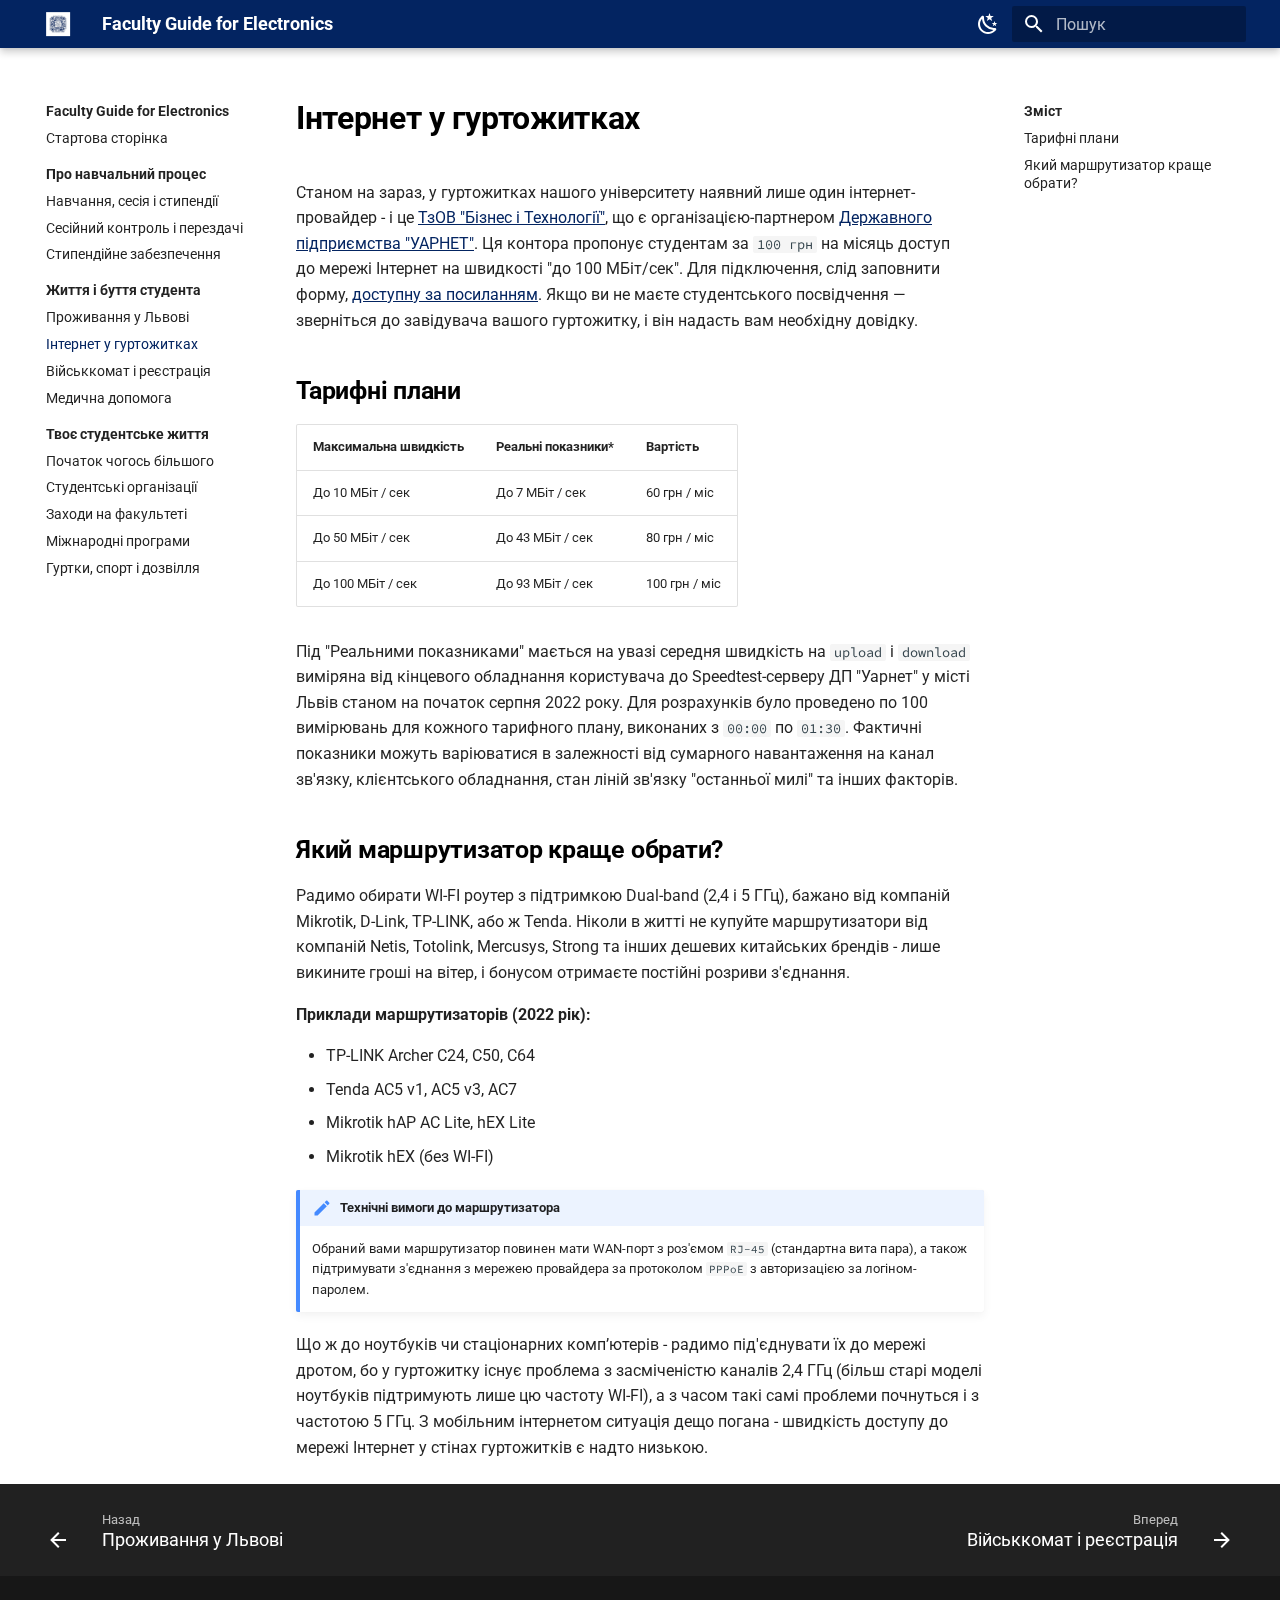
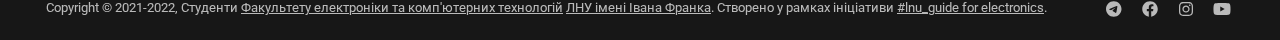
<file: for-freshmen/residence/internet-access/index.html>
<!doctype html>
<html lang="uk" class="no-js">
  <head>
    
      <meta charset="utf-8">
      <meta name="viewport" content="width=device-width,initial-scale=1">
      
      
      
      <link rel="icon" href="../../../_assets/img/faculty_logo.jpg">
      <meta name="generator" content="mkdocs-1.3.1, mkdocs-material-8.4.1">
    
    
      
        <title>Інтернет у гуртожитках - Faculty Guide for Electronics</title>
      
    
    
      <link rel="stylesheet" href="../../../assets/stylesheets/main.69437709.min.css">
      
        
        <link rel="stylesheet" href="../../../assets/stylesheets/palette.cbb835fc.min.css">
        
      
      
    
    
    
      
        
        
        <link rel="preconnect" href="https://fonts.gstatic.com" crossorigin>
        <link rel="stylesheet" href="https://fonts.googleapis.com/css?family=Roboto:300,300i,400,400i,700,700i%7CSource+Code+Pro:400,400i,700,700i&display=fallback">
        <style>:root{--md-text-font:"Roboto";--md-code-font:"Source Code Pro"}</style>
      
    
    
      <link rel="stylesheet" href="../../../_assets/css/extra.css">
    
    <script>__md_scope=new URL("../../..",location),__md_hash=e=>[...e].reduce((e,_)=>(e<<5)-e+_.charCodeAt(0),0),__md_get=(e,_=localStorage,t=__md_scope)=>JSON.parse(_.getItem(t.pathname+"."+e)),__md_set=(e,_,t=localStorage,a=__md_scope)=>{try{t.setItem(a.pathname+"."+e,JSON.stringify(_))}catch(e){}}</script>
    
      
  


  
  


  <script id="__analytics">function __md_analytics(){function n(){dataLayer.push(arguments)}window.dataLayer=window.dataLayer||[],n("js",new Date),n("config","G-GMPPDCQN2S"),document.addEventListener("DOMContentLoaded",function(){if(document.forms.search&&document.forms.search.query.addEventListener("blur",function(){this.value&&n("event","search",{search_term:this.value})}),document.forms.feedback){var e,a=document.forms.feedback;for(e of a.querySelectorAll("[type=submit]"))e.addEventListener("click",function(e){e.preventDefault();var t=document.location.pathname,e=this.getAttribute("data-md-value");n("event","feedback",{page:t,data:e}),a.firstElementChild.disabled=!0;e=a.querySelector(".md-feedback__note [data-md-value='"+e+"']");e&&(e.hidden=!1)}),a.hidden=!1}"undefined"!=typeof location$&&location$.subscribe(function(e){n("config","G-GMPPDCQN2S",{page_path:e.pathname})})});var e=document.createElement("script");e.async=!0,e.src="https://www.googletagmanager.com/gtag/js?id=G-GMPPDCQN2S",document.getElementById("__analytics").insertAdjacentElement("afterEnd",e)}</script>

  
    <script>"undefined"!=typeof __md_analytics&&__md_analytics()</script>
  

    
    
<link rel="manifest" href="/manifest.webmanifest">

  </head>
  
  
    
    
      
    
    
    
    
    <body dir="ltr" data-md-color-scheme="default" data-md-color-primary="indigo" data-md-color-accent="indigo">
  
    
    
      <script>var palette=__md_get("__palette");if(palette&&"object"==typeof palette.color)for(var key of Object.keys(palette.color))document.body.setAttribute("data-md-color-"+key,palette.color[key])</script>
    
    <input class="md-toggle" data-md-toggle="drawer" type="checkbox" id="__drawer" autocomplete="off">
    <input class="md-toggle" data-md-toggle="search" type="checkbox" id="__search" autocomplete="off">
    <label class="md-overlay" for="__drawer"></label>
    <div data-md-component="skip">
      
        
        <a href="#_1" class="md-skip">
          Перейти до змісту
        </a>
      
    </div>
    <div data-md-component="announce">
      
    </div>
    
    
      

<header class="md-header" data-md-component="header">
  <nav class="md-header__inner md-grid" aria-label="Header">
    <a href="../../.." title="Faculty Guide for Electronics" class="md-header__button md-logo" aria-label="Faculty Guide for Electronics" data-md-component="logo">
      
  <img src="../../../_assets/img/faculty_logo.jpg" alt="logo">

    </a>
    <label class="md-header__button md-icon" for="__drawer">
      <svg xmlns="http://www.w3.org/2000/svg" viewBox="0 0 24 24"><path d="M3 6h18v2H3V6m0 5h18v2H3v-2m0 5h18v2H3v-2Z"/></svg>
    </label>
    <div class="md-header__title" data-md-component="header-title">
      <div class="md-header__ellipsis">
        <div class="md-header__topic">
          <span class="md-ellipsis">
            Faculty Guide for Electronics
          </span>
        </div>
        <div class="md-header__topic" data-md-component="header-topic">
          <span class="md-ellipsis">
            
              Інтернет у гуртожитках
            
          </span>
        </div>
      </div>
    </div>
    
      <form class="md-header__option" data-md-component="palette">
        
          
          
          <input class="md-option" data-md-color-media="(prefers-color-scheme: light)" data-md-color-scheme="default" data-md-color-primary="indigo" data-md-color-accent="indigo"  aria-label="Перейти на Темний бік Сили"  type="radio" name="__palette" id="__palette_1">
          
            <label class="md-header__button md-icon" title="Перейти на Темний бік Сили" for="__palette_2" hidden>
              <svg xmlns="http://www.w3.org/2000/svg" viewBox="0 0 24 24"><path d="m17.75 4.09-2.53 1.94.91 3.06-2.63-1.81-2.63 1.81.91-3.06-2.53-1.94L12.44 4l1.06-3 1.06 3 3.19.09m3.5 6.91-1.64 1.25.59 1.98-1.7-1.17-1.7 1.17.59-1.98L15.75 11l2.06-.05L18.5 9l.69 1.95 2.06.05m-2.28 4.95c.83-.08 1.72 1.1 1.19 1.85-.32.45-.66.87-1.08 1.27C15.17 23 8.84 23 4.94 19.07c-3.91-3.9-3.91-10.24 0-14.14.4-.4.82-.76 1.27-1.08.75-.53 1.93.36 1.85 1.19-.27 2.86.69 5.83 2.89 8.02a9.96 9.96 0 0 0 8.02 2.89m-1.64 2.02a12.08 12.08 0 0 1-7.8-3.47c-2.17-2.19-3.33-5-3.49-7.82-2.81 3.14-2.7 7.96.31 10.98 3.02 3.01 7.84 3.12 10.98.31Z"/></svg>
            </label>
          
        
          
          
          <input class="md-option" data-md-color-media="(prefers-color-scheme: dark)" data-md-color-scheme="slate" data-md-color-primary="indigo" data-md-color-accent="indigo"  aria-label="Перейти на Світлий бік Сили"  type="radio" name="__palette" id="__palette_2">
          
            <label class="md-header__button md-icon" title="Перейти на Світлий бік Сили" for="__palette_1" hidden>
              <svg xmlns="http://www.w3.org/2000/svg" viewBox="0 0 24 24"><path d="M12 7a5 5 0 0 1 5 5 5 5 0 0 1-5 5 5 5 0 0 1-5-5 5 5 0 0 1 5-5m0 2a3 3 0 0 0-3 3 3 3 0 0 0 3 3 3 3 0 0 0 3-3 3 3 0 0 0-3-3m0-7 2.39 3.42C13.65 5.15 12.84 5 12 5c-.84 0-1.65.15-2.39.42L12 2M3.34 7l4.16-.35A7.2 7.2 0 0 0 5.94 8.5c-.44.74-.69 1.5-.83 2.29L3.34 7m.02 10 1.76-3.77a7.131 7.131 0 0 0 2.38 4.14L3.36 17M20.65 7l-1.77 3.79a7.023 7.023 0 0 0-2.38-4.15l4.15.36m-.01 10-4.14.36c.59-.51 1.12-1.14 1.54-1.86.42-.73.69-1.5.83-2.29L20.64 17M12 22l-2.41-3.44c.74.27 1.55.44 2.41.44.82 0 1.63-.17 2.37-.44L12 22Z"/></svg>
            </label>
          
        
      </form>
    
    
    
      <label class="md-header__button md-icon" for="__search">
        <svg xmlns="http://www.w3.org/2000/svg" viewBox="0 0 24 24"><path d="M9.5 3A6.5 6.5 0 0 1 16 9.5c0 1.61-.59 3.09-1.56 4.23l.27.27h.79l5 5-1.5 1.5-5-5v-.79l-.27-.27A6.516 6.516 0 0 1 9.5 16 6.5 6.5 0 0 1 3 9.5 6.5 6.5 0 0 1 9.5 3m0 2C7 5 5 7 5 9.5S7 14 9.5 14 14 12 14 9.5 12 5 9.5 5Z"/></svg>
      </label>
      <div class="md-search" data-md-component="search" role="dialog">
  <label class="md-search__overlay" for="__search"></label>
  <div class="md-search__inner" role="search">
    <form class="md-search__form" name="search">
      <input type="text" class="md-search__input" name="query" aria-label="Пошук" placeholder="Пошук" autocapitalize="off" autocorrect="off" autocomplete="off" spellcheck="false" data-md-component="search-query" required>
      <label class="md-search__icon md-icon" for="__search">
        <svg xmlns="http://www.w3.org/2000/svg" viewBox="0 0 24 24"><path d="M9.5 3A6.5 6.5 0 0 1 16 9.5c0 1.61-.59 3.09-1.56 4.23l.27.27h.79l5 5-1.5 1.5-5-5v-.79l-.27-.27A6.516 6.516 0 0 1 9.5 16 6.5 6.5 0 0 1 3 9.5 6.5 6.5 0 0 1 9.5 3m0 2C7 5 5 7 5 9.5S7 14 9.5 14 14 12 14 9.5 12 5 9.5 5Z"/></svg>
        <svg xmlns="http://www.w3.org/2000/svg" viewBox="0 0 24 24"><path d="M20 11v2H8l5.5 5.5-1.42 1.42L4.16 12l7.92-7.92L13.5 5.5 8 11h12Z"/></svg>
      </label>
      <nav class="md-search__options" aria-label="Search">
        
          <a href="javascript:void(0)" class="md-search__icon md-icon" aria-label="Share" data-clipboard data-clipboard-text="" data-md-component="search-share" tabindex="-1">
            <svg xmlns="http://www.w3.org/2000/svg" viewBox="0 0 24 24"><path d="M18 16.08c-.76 0-1.44.3-1.96.77L8.91 12.7c.05-.23.09-.46.09-.7 0-.24-.04-.47-.09-.7l7.05-4.11c.54.5 1.25.81 2.04.81a3 3 0 0 0 3-3 3 3 0 0 0-3-3 3 3 0 0 0-3 3c0 .24.04.47.09.7L8.04 9.81C7.5 9.31 6.79 9 6 9a3 3 0 0 0-3 3 3 3 0 0 0 3 3c.79 0 1.5-.31 2.04-.81l7.12 4.15c-.05.21-.08.43-.08.66 0 1.61 1.31 2.91 2.92 2.91 1.61 0 2.92-1.3 2.92-2.91A2.92 2.92 0 0 0 18 16.08Z"/></svg>
          </a>
        
        <button type="reset" class="md-search__icon md-icon" aria-label="Clear" tabindex="-1">
          <svg xmlns="http://www.w3.org/2000/svg" viewBox="0 0 24 24"><path d="M19 6.41 17.59 5 12 10.59 6.41 5 5 6.41 10.59 12 5 17.59 6.41 19 12 13.41 17.59 19 19 17.59 13.41 12 19 6.41Z"/></svg>
        </button>
      </nav>
      
        <div class="md-search__suggest" data-md-component="search-suggest"></div>
      
    </form>
    <div class="md-search__output">
      <div class="md-search__scrollwrap" data-md-scrollfix>
        <div class="md-search-result" data-md-component="search-result">
          <div class="md-search-result__meta">
            Initializing search
          </div>
          <ol class="md-search-result__list"></ol>
        </div>
      </div>
    </div>
  </div>
</div>
    
    
  </nav>
  
</header>
    
    <div class="md-container" data-md-component="container">
      
      
        
          
        
      
      <main class="md-main" data-md-component="main">
        <div class="md-main__inner md-grid">
          
            
              
              <div class="md-sidebar md-sidebar--primary" data-md-component="sidebar" data-md-type="navigation" >
                <div class="md-sidebar__scrollwrap">
                  <div class="md-sidebar__inner">
                    


<nav class="md-nav md-nav--primary" aria-label="Navigation" data-md-level="0">
  <label class="md-nav__title" for="__drawer">
    <a href="../../.." title="Faculty Guide for Electronics" class="md-nav__button md-logo" aria-label="Faculty Guide for Electronics" data-md-component="logo">
      
  <img src="../../../_assets/img/faculty_logo.jpg" alt="logo">

    </a>
    Faculty Guide for Electronics
  </label>
  
  <ul class="md-nav__list" data-md-scrollfix>
    
      
      
      

  
  
  
    <li class="md-nav__item">
      <a href="../../.." class="md-nav__link">
        Стартова сторінка
      </a>
    </li>
  

    
      
      
      

  
  
  
    
      
    
    <li class="md-nav__item md-nav__item--section md-nav__item--nested">
      
      
        <input class="md-nav__toggle md-toggle md-toggle--indeterminate" data-md-toggle="__nav_2" type="checkbox" id="__nav_2" checked>
      
      
      
      
        <label class="md-nav__link" for="__nav_2">
          Про навчальний процес
          <span class="md-nav__icon md-icon"></span>
        </label>
      
      <nav class="md-nav" aria-label="Про навчальний процес" data-md-level="1">
        <label class="md-nav__title" for="__nav_2">
          <span class="md-nav__icon md-icon"></span>
          Про навчальний процес
        </label>
        <ul class="md-nav__list" data-md-scrollfix>
          
            
              
  
  
  
    <li class="md-nav__item">
      <a href="../../education/" class="md-nav__link">
        Навчання, сесія і стипендії
      </a>
    </li>
  

            
          
            
              
  
  
  
    <li class="md-nav__item">
      <a href="../../education/session/" class="md-nav__link">
        Сесійний контроль і перездачі
      </a>
    </li>
  

            
          
            
              
  
  
  
    <li class="md-nav__item">
      <a href="../../education/scholarships/" class="md-nav__link">
        Стипендійне забезпечення
      </a>
    </li>
  

            
          
        </ul>
      </nav>
    </li>
  

    
      
      
      

  
  
    
  
  
    
      
    
    <li class="md-nav__item md-nav__item--active md-nav__item--section md-nav__item--nested">
      
      
        <input class="md-nav__toggle md-toggle" data-md-toggle="__nav_3" type="checkbox" id="__nav_3" checked>
      
      
      
      
        <label class="md-nav__link" for="__nav_3">
          Життя і буття студента
          <span class="md-nav__icon md-icon"></span>
        </label>
      
      <nav class="md-nav" aria-label="Життя і буття студента" data-md-level="1">
        <label class="md-nav__title" for="__nav_3">
          <span class="md-nav__icon md-icon"></span>
          Життя і буття студента
        </label>
        <ul class="md-nav__list" data-md-scrollfix>
          
            
              
  
  
  
    <li class="md-nav__item">
      <a href="../" class="md-nav__link">
        Проживання у Львові
      </a>
    </li>
  

            
          
            
              
  
  
    
  
  
    <li class="md-nav__item md-nav__item--active">
      
      <input class="md-nav__toggle md-toggle" data-md-toggle="toc" type="checkbox" id="__toc">
      
      
        
      
      
        <label class="md-nav__link md-nav__link--active" for="__toc">
          Інтернет у гуртожитках
          <span class="md-nav__icon md-icon"></span>
        </label>
      
      <a href="./" class="md-nav__link md-nav__link--active">
        Інтернет у гуртожитках
      </a>
      
        

<nav class="md-nav md-nav--secondary" aria-label="Зміст">
  
  
  
    
  
  
    <label class="md-nav__title" for="__toc">
      <span class="md-nav__icon md-icon"></span>
      Зміст
    </label>
    <ul class="md-nav__list" data-md-component="toc" data-md-scrollfix>
      
        <li class="md-nav__item">
  <a href="#_2" class="md-nav__link">
    Тарифні плани
  </a>
  
</li>
      
        <li class="md-nav__item">
  <a href="#_3" class="md-nav__link">
    Який маршрутизатор краще обрати?
  </a>
  
</li>
      
    </ul>
  
</nav>
      
    </li>
  

            
          
            
              
  
  
  
    <li class="md-nav__item">
      <a href="../gov-registration/" class="md-nav__link">
        Військкомат і реєстрація
      </a>
    </li>
  

            
          
            
              
  
  
  
    <li class="md-nav__item">
      <a href="../medicaid/" class="md-nav__link">
        Медична допомога
      </a>
    </li>
  

            
          
        </ul>
      </nav>
    </li>
  

    
      
      
      

  
  
  
    
      
    
    <li class="md-nav__item md-nav__item--section md-nav__item--nested">
      
      
        <input class="md-nav__toggle md-toggle md-toggle--indeterminate" data-md-toggle="__nav_4" type="checkbox" id="__nav_4" checked>
      
      
      
      
        <label class="md-nav__link" for="__nav_4">
          Твоє студентське життя
          <span class="md-nav__icon md-icon"></span>
        </label>
      
      <nav class="md-nav" aria-label="Твоє студентське життя" data-md-level="1">
        <label class="md-nav__title" for="__nav_4">
          <span class="md-nav__icon md-icon"></span>
          Твоє студентське життя
        </label>
        <ul class="md-nav__list" data-md-scrollfix>
          
            
              
  
  
  
    <li class="md-nav__item">
      <a href="../../lifestyle/" class="md-nav__link">
        Початок чогось більшого
      </a>
    </li>
  

            
          
            
              
  
  
  
    <li class="md-nav__item">
      <a href="../../lifestyle/organizations/" class="md-nav__link">
        Студентські організації
      </a>
    </li>
  

            
          
            
              
  
  
  
    <li class="md-nav__item">
      <a href="../../lifestyle/events/" class="md-nav__link">
        Заходи на факультеті
      </a>
    </li>
  

            
          
            
              
  
  
  
    <li class="md-nav__item">
      <a href="../../lifestyle/international/" class="md-nav__link">
        Міжнародні програми
      </a>
    </li>
  

            
          
            
              
  
  
  
    <li class="md-nav__item">
      <a href="../../lifestyle/circles/" class="md-nav__link">
        Гуртки, спорт і дозвілля
      </a>
    </li>
  

            
          
        </ul>
      </nav>
    </li>
  

    
  </ul>
</nav>
                  </div>
                </div>
              </div>
            
            
              
              <div class="md-sidebar md-sidebar--secondary" data-md-component="sidebar" data-md-type="toc" >
                <div class="md-sidebar__scrollwrap">
                  <div class="md-sidebar__inner">
                    

<nav class="md-nav md-nav--secondary" aria-label="Зміст">
  
  
  
    
  
  
    <label class="md-nav__title" for="__toc">
      <span class="md-nav__icon md-icon"></span>
      Зміст
    </label>
    <ul class="md-nav__list" data-md-component="toc" data-md-scrollfix>
      
        <li class="md-nav__item">
  <a href="#_2" class="md-nav__link">
    Тарифні плани
  </a>
  
</li>
      
        <li class="md-nav__item">
  <a href="#_3" class="md-nav__link">
    Який маршрутизатор краще обрати?
  </a>
  
</li>
      
    </ul>
  
</nav>
                  </div>
                </div>
              </div>
            
          
          <div class="md-content" data-md-component="content">
            <article class="md-content__inner md-typeset">
              
                


<h1 id="_1">Інтернет у гуртожитках</h1>
<p>Станом на зараз, у гуртожитках нашого університету наявний лише один інтернет-провайдер - і це <a href="https://bit.uar.net/">ТзОВ "Бізнес і Технології"</a>, що є організацією-партнером <a href="https://uar.net/">Державного підприємства "УАРНЕТ"</a>. Ця контора пропонує студентам за <code>100 грн</code> на місяць доступ до мережі Інтернет на швидкості "до 100 МБіт/сек". Для підключення, слід заповнити форму, <a href="https://uar.net/connect/">доступну за посиланням</a>. Якщо ви не маєте студентського посвідчення — зверніться до завідувача вашого гуртожитку, і він надасть вам необхідну довідку.</p>
<h2 id="_2">Тарифні плани</h2>
<table>
<thead>
<tr>
<th>Максимальна швидкість</th>
<th>Реальні показники*</th>
<th>Вартість</th>
</tr>
</thead>
<tbody>
<tr>
<td>До 10 МБіт / сек</td>
<td>До 7 МБіт / сек</td>
<td>60 грн / міс</td>
</tr>
<tr>
<td>До 50 МБіт / сек</td>
<td>До 43 МБіт / сек</td>
<td>80 грн / міс</td>
</tr>
<tr>
<td>До 100 МБіт / сек</td>
<td>До 93 МБіт / сек</td>
<td>100 грн / міс</td>
</tr>
</tbody>
</table>
<p>Під "Реальними показниками" мається на увазі середня швидкість на <code>upload</code> і <code>download</code> виміряна від кінцевого обладнання користувача до Speedtest-серверу ДП "Уарнет" у місті Львів станом на початок серпня 2022 року. Для розрахунків було проведено по 100 вимірювань для кожного тарифного плану, виконаних з <code>00:00</code> по <code>01:30</code>. Фактичні показники можуть варіюватися в залежності від сумарного навантаження на канал зв'язку, клієнтського обладнання, стан ліній зв'язку "останньої милі" та інших факторів.</p>
<h2 id="_3">Який маршрутизатор краще обрати?</h2>
<p>Радимо обирати WI-FI роутер з підтримкою Dual-band (2,4 і 5 ГГц), бажано від компаній Mikrotik, D-Link, TP-LINK, або ж Tenda. Ніколи в житті не купуйте маршрутизатори від компаній Netis, Totolink, Mercusys, Strong та інших дешевих китайських брендів - лише викините гроші на вітер, і бонусом отримаєте постійні розриви з'єднання.</p>
<p><strong>Приклади маршрутизаторів (2022 рік):</strong></p>
<ul>
<li>TP-LINK Archer C24, C50, C64</li>
<li>Tenda AC5 v1, AC5 v3, AC7</li>
<li>Mikrotik hAP AC Lite, hEX Lite</li>
<li>Mikrotik hEX (без WI-FI)</li>
</ul>
<div class="admonition note">
<p class="admonition-title">Технічні вимоги до маршрутизатора</p>
<p>Обраний вами маршрутизатор повинен мати WAN-порт з роз'ємом <code>RJ-45</code> (стандартна вита пара), а також підтримувати з'єднання з мережею провайдера за протоколом <code>PPPoE</code> з авторизацією за логіном-паролем.</p>
</div>
<p>Що ж до ноутбуків чи стаціонарних комп’ютерів - радимо під'єднувати їх до мережі дротом, бо у гуртожитку існує проблема з засміченістю каналів 2,4 ГГц (більш старі моделі ноутбуків підтримують лише цю частоту WI-FI), а з часом такі самі проблеми почнуться і з частотою 5 ГГц. З мобільним інтернетом ситуація дещо погана - швидкість доступу до мережі Інтернет у стінах гуртожитків є надто низькою.</p>


  



              
            </article>
            
          </div>
        </div>
        
          <a href="#" class="md-top md-icon" data-md-component="top" hidden>
            <svg xmlns="http://www.w3.org/2000/svg" viewBox="0 0 24 24"><path d="M13 20h-2V8l-5.5 5.5-1.42-1.42L12 4.16l7.92 7.92-1.42 1.42L13 8v12Z"/></svg>
            Back to top
          </a>
        
      </main>
      
        <footer class="md-footer">
  
    
    <nav class="md-footer__inner md-grid" aria-label="Footer" >
      
        
        <a href="../" class="md-footer__link md-footer__link--prev" aria-label="Назад: Проживання у Львові" rel="prev">
          <div class="md-footer__button md-icon">
            <svg xmlns="http://www.w3.org/2000/svg" viewBox="0 0 24 24"><path d="M20 11v2H8l5.5 5.5-1.42 1.42L4.16 12l7.92-7.92L13.5 5.5 8 11h12Z"/></svg>
          </div>
          <div class="md-footer__title">
            <div class="md-ellipsis">
              <span class="md-footer__direction">
                Назад
              </span>
              Проживання у Львові
            </div>
          </div>
        </a>
      
      
        
        <a href="../gov-registration/" class="md-footer__link md-footer__link--next" aria-label="Вперед: Військкомат і реєстрація" rel="next">
          <div class="md-footer__title">
            <div class="md-ellipsis">
              <span class="md-footer__direction">
                Вперед
              </span>
              Військкомат і реєстрація
            </div>
          </div>
          <div class="md-footer__button md-icon">
            <svg xmlns="http://www.w3.org/2000/svg" viewBox="0 0 24 24"><path d="M4 11v2h12l-5.5 5.5 1.42 1.42L19.84 12l-7.92-7.92L10.5 5.5 16 11H4Z"/></svg>
          </div>
        </a>
      
    </nav>
  
  <div class="md-footer-meta md-typeset">
    <div class="md-footer-meta__inner md-grid">
      <div class="md-copyright">
  
    <div class="md-copyright__highlight">
      Copyright &copy; 2021-2022, Студенти <a href='https://electronics.lnu.edu.ua/' target='_blank'>Факультету електроніки та комп'ютерних технологій</a> <a href='https://lnu.edu.ua/' target='_blank'>ЛНУ імені Івана Франка</a>. Створено у рамках ініціативи <a href='https://t.me/lnu_guide'>#lnu_guide for electronics</a>.

    </div>
  
  
</div>
      
        <div class="md-social">
  
    
    
      
      
    
    <a href="https://t.me/electronics_lnu" target="_blank" rel="noopener" title="t.me" class="md-social__link">
      <svg xmlns="http://www.w3.org/2000/svg" viewBox="0 0 496 512"><!--! Font Awesome Free 6.1.2 by @fontawesome - https://fontawesome.com License - https://fontawesome.com/license/free (Icons: CC BY 4.0, Fonts: SIL OFL 1.1, Code: MIT License) Copyright 2022 Fonticons, Inc.--><path d="M248 8C111.033 8 0 119.033 0 256s111.033 248 248 248 248-111.033 248-248S384.967 8 248 8Zm114.952 168.66c-3.732 39.215-19.881 134.378-28.1 178.3-3.476 18.584-10.322 24.816-16.948 25.425-14.4 1.326-25.338-9.517-39.287-18.661-21.827-14.308-34.158-23.215-55.346-37.177-24.485-16.135-8.612-25 5.342-39.5 3.652-3.793 67.107-61.51 68.335-66.746.153-.655.3-3.1-1.154-4.384s-3.59-.849-5.135-.5q-3.283.746-104.608 69.142-14.845 10.194-26.894 9.934c-8.855-.191-25.888-5.006-38.551-9.123-15.531-5.048-27.875-7.717-26.8-16.291q.84-6.7 18.45-13.7 108.446-47.248 144.628-62.3c68.872-28.647 83.183-33.623 92.511-33.789 2.052-.034 6.639.474 9.61 2.885a10.452 10.452 0 0 1 3.53 6.716 43.765 43.765 0 0 1 .417 9.769Z"/></svg>
    </a>
  
    
    
      
      
    
    <a href="https://facebook.com/electronics.lnu" target="_blank" rel="noopener" title="facebook.com" class="md-social__link">
      <svg xmlns="http://www.w3.org/2000/svg" viewBox="0 0 512 512"><!--! Font Awesome Free 6.1.2 by @fontawesome - https://fontawesome.com License - https://fontawesome.com/license/free (Icons: CC BY 4.0, Fonts: SIL OFL 1.1, Code: MIT License) Copyright 2022 Fonticons, Inc.--><path d="M504 256C504 119 393 8 256 8S8 119 8 256c0 123.78 90.69 226.38 209.25 245V327.69h-63V256h63v-54.64c0-62.15 37-96.48 93.67-96.48 27.14 0 55.52 4.84 55.52 4.84v61h-31.28c-30.8 0-40.41 19.12-40.41 38.73V256h68.78l-11 71.69h-57.78V501C413.31 482.38 504 379.78 504 256z"/></svg>
    </a>
  
    
    
      
      
    
    <a href="https://instagram.com/electronics_lnu" target="_blank" rel="noopener" title="instagram.com" class="md-social__link">
      <svg xmlns="http://www.w3.org/2000/svg" viewBox="0 0 448 512"><!--! Font Awesome Free 6.1.2 by @fontawesome - https://fontawesome.com License - https://fontawesome.com/license/free (Icons: CC BY 4.0, Fonts: SIL OFL 1.1, Code: MIT License) Copyright 2022 Fonticons, Inc.--><path d="M224.1 141c-63.6 0-114.9 51.3-114.9 114.9s51.3 114.9 114.9 114.9S339 319.5 339 255.9 287.7 141 224.1 141zm0 189.6c-41.1 0-74.7-33.5-74.7-74.7s33.5-74.7 74.7-74.7 74.7 33.5 74.7 74.7-33.6 74.7-74.7 74.7zm146.4-194.3c0 14.9-12 26.8-26.8 26.8-14.9 0-26.8-12-26.8-26.8s12-26.8 26.8-26.8 26.8 12 26.8 26.8zm76.1 27.2c-1.7-35.9-9.9-67.7-36.2-93.9-26.2-26.2-58-34.4-93.9-36.2-37-2.1-147.9-2.1-184.9 0-35.8 1.7-67.6 9.9-93.9 36.1s-34.4 58-36.2 93.9c-2.1 37-2.1 147.9 0 184.9 1.7 35.9 9.9 67.7 36.2 93.9s58 34.4 93.9 36.2c37 2.1 147.9 2.1 184.9 0 35.9-1.7 67.7-9.9 93.9-36.2 26.2-26.2 34.4-58 36.2-93.9 2.1-37 2.1-147.8 0-184.8zM398.8 388c-7.8 19.6-22.9 34.7-42.6 42.6-29.5 11.7-99.5 9-132.1 9s-102.7 2.6-132.1-9c-19.6-7.8-34.7-22.9-42.6-42.6-11.7-29.5-9-99.5-9-132.1s-2.6-102.7 9-132.1c7.8-19.6 22.9-34.7 42.6-42.6 29.5-11.7 99.5-9 132.1-9s102.7-2.6 132.1 9c19.6 7.8 34.7 22.9 42.6 42.6 11.7 29.5 9 99.5 9 132.1s2.7 102.7-9 132.1z"/></svg>
    </a>
  
    
    
      
      
    
    <a href="https://youtube.com/channel/UCrKI0wrgSLhqOUESLiTk4UA" target="_blank" rel="noopener" title="youtube.com" class="md-social__link">
      <svg xmlns="http://www.w3.org/2000/svg" viewBox="0 0 576 512"><!--! Font Awesome Free 6.1.2 by @fontawesome - https://fontawesome.com License - https://fontawesome.com/license/free (Icons: CC BY 4.0, Fonts: SIL OFL 1.1, Code: MIT License) Copyright 2022 Fonticons, Inc.--><path d="M549.655 124.083c-6.281-23.65-24.787-42.276-48.284-48.597C458.781 64 288 64 288 64S117.22 64 74.629 75.486c-23.497 6.322-42.003 24.947-48.284 48.597-11.412 42.867-11.412 132.305-11.412 132.305s0 89.438 11.412 132.305c6.281 23.65 24.787 41.5 48.284 47.821C117.22 448 288 448 288 448s170.78 0 213.371-11.486c23.497-6.321 42.003-24.171 48.284-47.821 11.412-42.867 11.412-132.305 11.412-132.305s0-89.438-11.412-132.305zm-317.51 213.508V175.185l142.739 81.205-142.739 81.201z"/></svg>
    </a>
  
</div>
      
    </div>
  </div>
</footer>
      
    </div>
    <div class="md-dialog" data-md-component="dialog">
      <div class="md-dialog__inner md-typeset"></div>
    </div>
    
    <script id="__config" type="application/json">{"base": "../../..", "features": ["announce.dismiss", "navigation.expand", "navigation.instant", "navigation.sections", "navigation.top", "navigation.tracking", "search.highlight", "search.share", "search.suggest"], "search": "../../../assets/javascripts/workers/search.ecf98df9.min.js", "translations": {"clipboard.copied": "\u0421\u043a\u043e\u043f\u0456\u0439\u043e\u0432\u0430\u043d\u043e \u0432 \u0431\u0443\u0444\u0435\u0440", "clipboard.copy": "\u0421\u043a\u043e\u043f\u0456\u044e\u0432\u0430\u0442\u0438 \u0432 \u0431\u0443\u0444\u0435\u0440", "search.config.lang": "ru", "search.config.pipeline": "trimmer, stopWordFilter", "search.config.separator": "[\\s\\-]+", "search.placeholder": "\u041f\u043e\u0448\u0443\u043a", "search.result.more.one": "1 more on this page", "search.result.more.other": "# more on this page", "search.result.none": "\u0417\u0431\u0456\u0433\u0456\u0432 \u043d\u0435 \u0437\u043d\u0430\u0439\u0434\u0435\u043d\u043e", "search.result.one": "\u0417\u043d\u0430\u0439\u0434\u0435\u043d\u043e 1 \u0437\u0431\u0456\u0433", "search.result.other": "\u0417\u043d\u0430\u0439\u0434\u0435\u043d\u043e # \u0437\u0431\u0456\u0433\u0456\u0432", "search.result.placeholder": "\u0420\u043e\u0437\u043f\u043e\u0447\u043d\u0456\u0442\u044c \u043f\u0438\u0441\u0430\u0442\u0438 \u0434\u043b\u044f \u043f\u043e\u0448\u0443\u043a\u0443", "search.result.term.missing": "Missing", "select.version.title": "Select version"}}</script>
    
    
      <script src="../../../assets/javascripts/bundle.9c69f0bc.min.js"></script>
      
    
  </body>
</html>
</file>
<file: _assets/css/extra.css>
.md-typeset h1,
.md-typeset h2,
.md-typeset h3 {
    color: #000000;
    font-weight: bold;
}

:root > * {
    --md-primary-fg-color: #032461;
}

[data-md-color-scheme="slate"] {
    --md-default-bg-color: #2e2e2e;
}

[data-md-color-scheme="slate"] .md-typeset h1,
[data-md-color-scheme="slate"] .md-typeset h2,
[data-md-color-scheme="slate"] .md-typeset h3
{
    color: #ffffff;
}

[data-md-color-scheme="slate"] .md-button {
    color: #ffffff !important;
}

.md-content a, .md-footer-meta a {
    text-decoration: underline;
}
a.md-button { text-decoration: none; }
</file>
<file: assets/stylesheets/main.69437709.min.css>
@charset "UTF-8";html{-webkit-text-size-adjust:none;-moz-text-size-adjust:none;-ms-text-size-adjust:none;text-size-adjust:none;box-sizing:border-box}*,:after,:before{box-sizing:inherit}@media (prefers-reduced-motion){*,:after,:before{transition:none!important}}body{margin:0}a,button,input,label{-webkit-tap-highlight-color:transparent}a{color:inherit;text-decoration:none}hr{border:0;box-sizing:initial;display:block;height:.05rem;overflow:visible;padding:0}small{font-size:80%}sub,sup{line-height:1em}img{border-style:none}table{border-collapse:initial;border-spacing:0}td,th{font-weight:400;vertical-align:top}button{background:transparent;border:0;font-family:inherit;font-size:inherit;margin:0;padding:0}input{border:0;outline:none}:root,[data-md-color-scheme=default]{--md-default-fg-color:rgba(0,0,0,.87);--md-default-fg-color--light:rgba(0,0,0,.54);--md-default-fg-color--lighter:rgba(0,0,0,.32);--md-default-fg-color--lightest:rgba(0,0,0,.07);--md-default-bg-color:#fff;--md-default-bg-color--light:hsla(0,0%,100%,.7);--md-default-bg-color--lighter:hsla(0,0%,100%,.3);--md-default-bg-color--lightest:hsla(0,0%,100%,.12);--md-primary-fg-color:#4051b5;--md-primary-fg-color--light:#5d6cc0;--md-primary-fg-color--dark:#303fa1;--md-primary-bg-color:#fff;--md-primary-bg-color--light:hsla(0,0%,100%,.7);--md-accent-fg-color:#526cfe;--md-accent-fg-color--transparent:rgba(82,108,254,.1);--md-accent-bg-color:#fff;--md-accent-bg-color--light:hsla(0,0%,100%,.7);--md-code-fg-color:#36464e;--md-code-bg-color:#f5f5f5;--md-code-hl-color:rgba(255,255,0,.5);--md-code-hl-number-color:#d52a2a;--md-code-hl-special-color:#db1457;--md-code-hl-function-color:#a846b9;--md-code-hl-constant-color:#6e59d9;--md-code-hl-keyword-color:#3f6ec6;--md-code-hl-string-color:#1c7d4d;--md-code-hl-name-color:var(--md-code-fg-color);--md-code-hl-operator-color:var(--md-default-fg-color--light);--md-code-hl-punctuation-color:var(--md-default-fg-color--light);--md-code-hl-comment-color:var(--md-default-fg-color--light);--md-code-hl-generic-color:var(--md-default-fg-color--light);--md-code-hl-variable-color:var(--md-default-fg-color--light);--md-typeset-color:var(--md-default-fg-color);--md-typeset-a-color:var(--md-primary-fg-color);--md-typeset-mark-color:rgba(255,255,0,.5);--md-typeset-del-color:rgba(245,80,61,.15);--md-typeset-ins-color:rgba(11,213,112,.15);--md-typeset-kbd-color:#fafafa;--md-typeset-kbd-accent-color:#fff;--md-typeset-kbd-border-color:#b8b8b8;--md-typeset-table-color:rgba(0,0,0,.12);--md-admonition-fg-color:var(--md-default-fg-color);--md-admonition-bg-color:var(--md-default-bg-color);--md-footer-fg-color:#fff;--md-footer-fg-color--light:hsla(0,0%,100%,.7);--md-footer-fg-color--lighter:hsla(0,0%,100%,.3);--md-footer-bg-color:rgba(0,0,0,.87);--md-footer-bg-color--dark:rgba(0,0,0,.32);--md-shadow-z1:0 0.2rem 0.5rem rgba(0,0,0,.05),0 0 0.05rem rgba(0,0,0,.1);--md-shadow-z2:0 0.2rem 0.5rem rgba(0,0,0,.1),0 0 0.05rem rgba(0,0,0,.25);--md-shadow-z3:0 0.2rem 0.5rem rgba(0,0,0,.2),0 0 0.05rem rgba(0,0,0,.35)}.md-icon svg{fill:currentcolor;display:block;height:1.2rem;width:1.2rem}body{-webkit-font-smoothing:antialiased;-moz-osx-font-smoothing:grayscale;--md-text-font-family:var(--md-text-font,_),-apple-system,BlinkMacSystemFont,Helvetica,Arial,sans-serif;--md-code-font-family:var(--md-code-font,_),SFMono-Regular,Consolas,Menlo,monospace}body,input{font-feature-settings:"kern","liga";font-family:var(--md-text-font-family)}body,code,input,kbd,pre{color:var(--md-typeset-color)}code,kbd,pre{font-feature-settings:"kern";font-family:var(--md-code-font-family)}:root{--md-typeset-table-sort-icon:url('data:image/svg+xml;charset=utf-8,<svg xmlns="http://www.w3.org/2000/svg" viewBox="0 0 24 24"><path d="m18 21-4-4h3V7h-3l4-4 4 4h-3v10h3M2 19v-2h10v2M2 13v-2h7v2M2 7V5h4v2H2Z"/></svg>');--md-typeset-table-sort-icon--asc:url('data:image/svg+xml;charset=utf-8,<svg xmlns="http://www.w3.org/2000/svg" viewBox="0 0 24 24"><path d="M19 17h3l-4 4-4-4h3V3h2M2 17h10v2H2M6 5v2H2V5m0 6h7v2H2v-2Z"/></svg>');--md-typeset-table-sort-icon--desc:url('data:image/svg+xml;charset=utf-8,<svg xmlns="http://www.w3.org/2000/svg" viewBox="0 0 24 24"><path d="M19 7h3l-4-4-4 4h3v14h2M2 17h10v2H2M6 5v2H2V5m0 6h7v2H2v-2Z"/></svg>')}.md-typeset{-webkit-print-color-adjust:exact;color-adjust:exact;font-size:.8rem;line-height:1.6}@media print{.md-typeset{font-size:.68rem}}.md-typeset blockquote,.md-typeset dl,.md-typeset figure,.md-typeset ol,.md-typeset pre,.md-typeset ul{margin-bottom:1em;margin-top:1em}.md-typeset h1{color:var(--md-default-fg-color--light);font-size:2em;line-height:1.3;margin:0 0 1.25em}.md-typeset h1,.md-typeset h2{font-weight:300;letter-spacing:-.01em}.md-typeset h2{font-size:1.5625em;line-height:1.4;margin:1.6em 0 .64em}.md-typeset h3{font-size:1.25em;font-weight:400;letter-spacing:-.01em;line-height:1.5;margin:1.6em 0 .8em}.md-typeset h2+h3{margin-top:.8em}.md-typeset h4{font-weight:700;letter-spacing:-.01em;margin:1em 0}.md-typeset h5,.md-typeset h6{color:var(--md-default-fg-color--light);font-size:.8em;font-weight:700;letter-spacing:-.01em;margin:1.25em 0}.md-typeset h5{text-transform:uppercase}.md-typeset hr{border-bottom:.05rem solid var(--md-default-fg-color--lightest);display:flow-root;margin:1.5em 0}.md-typeset a{color:var(--md-typeset-a-color);word-break:break-word}.md-typeset a,.md-typeset a:before{transition:color 125ms}.md-typeset a:focus,.md-typeset a:hover{color:var(--md-accent-fg-color)}.md-typeset a:focus code,.md-typeset a:hover code{background-color:var(--md-accent-fg-color--transparent)}.md-typeset a code{color:currentcolor;transition:background-color 125ms}.md-typeset a.focus-visible{outline-color:var(--md-accent-fg-color);outline-offset:.2rem}.md-typeset code,.md-typeset kbd,.md-typeset pre{color:var(--md-code-fg-color);direction:ltr}@media print{.md-typeset code,.md-typeset kbd,.md-typeset pre{white-space:pre-wrap}}.md-typeset code{background-color:var(--md-code-bg-color);border-radius:.1rem;-webkit-box-decoration-break:clone;box-decoration-break:clone;font-size:.85em;padding:0 .2941176471em;word-break:break-word}.md-typeset code:not(.focus-visible){-webkit-tap-highlight-color:transparent;outline:none}.md-typeset pre{display:flow-root;line-height:1.4;position:relative}.md-typeset pre>code{-webkit-box-decoration-break:slice;box-decoration-break:slice;box-shadow:none;display:block;margin:0;outline-color:var(--md-accent-fg-color);overflow:auto;padding:.7720588235em 1.1764705882em;scrollbar-color:var(--md-default-fg-color--lighter) transparent;scrollbar-width:thin;touch-action:auto;word-break:normal}.md-typeset pre>code:hover{scrollbar-color:var(--md-accent-fg-color) transparent}.md-typeset pre>code::-webkit-scrollbar{height:.2rem;width:.2rem}.md-typeset pre>code::-webkit-scrollbar-thumb{background-color:var(--md-default-fg-color--lighter)}.md-typeset pre>code::-webkit-scrollbar-thumb:hover{background-color:var(--md-accent-fg-color)}.md-typeset kbd{background-color:var(--md-typeset-kbd-color);border-radius:.1rem;box-shadow:0 .1rem 0 .05rem var(--md-typeset-kbd-border-color),0 .1rem 0 var(--md-typeset-kbd-border-color),0 -.1rem .2rem var(--md-typeset-kbd-accent-color) inset;color:var(--md-default-fg-color);display:inline-block;font-size:.75em;padding:0 .6666666667em;vertical-align:text-top;word-break:break-word}.md-typeset mark{background-color:var(--md-typeset-mark-color);-webkit-box-decoration-break:clone;box-decoration-break:clone;color:inherit;word-break:break-word}.md-typeset abbr{border-bottom:.05rem dotted var(--md-default-fg-color--light);cursor:help;text-decoration:none}@media (hover:none){.md-typeset abbr{position:relative}.md-typeset abbr[title]:-webkit-any(:focus,:hover):after{background-color:var(--md-default-fg-color);border-radius:.1rem;box-shadow:var(--md-shadow-z3);color:var(--md-default-bg-color);content:attr(title);display:inline-block;font-size:.7rem;margin-top:2em;max-width:80%;min-width:-webkit-max-content;min-width:max-content;padding:.2rem .3rem;position:absolute;width:auto}.md-typeset abbr[title]:-moz-any(:focus,:hover):after{background-color:var(--md-default-fg-color);border-radius:.1rem;box-shadow:var(--md-shadow-z3);color:var(--md-default-bg-color);content:attr(title);display:inline-block;font-size:.7rem;margin-top:2em;max-width:80%;min-width:-moz-max-content;min-width:max-content;padding:.2rem .3rem;position:absolute;width:auto}[dir=ltr] .md-typeset abbr[title]:-webkit-any(:focus,:hover):after{left:0}[dir=ltr] .md-typeset abbr[title]:-moz-any(:focus,:hover):after{left:0}[dir=ltr] .md-typeset abbr[title]:is(:focus,:hover):after{left:0}[dir=rtl] .md-typeset abbr[title]:-webkit-any(:focus,:hover):after{right:0}[dir=rtl] .md-typeset abbr[title]:-moz-any(:focus,:hover):after{right:0}[dir=rtl] .md-typeset abbr[title]:is(:focus,:hover):after{right:0}.md-typeset abbr[title]:is(:focus,:hover):after{background-color:var(--md-default-fg-color);border-radius:.1rem;box-shadow:var(--md-shadow-z3);color:var(--md-default-bg-color);content:attr(title);display:inline-block;font-size:.7rem;margin-top:2em;max-width:80%;min-width:-webkit-max-content;min-width:-moz-max-content;min-width:max-content;padding:.2rem .3rem;position:absolute;width:auto}}.md-typeset small{opacity:.75}[dir=ltr] .md-typeset sub,[dir=ltr] .md-typeset sup{margin-left:.078125em}[dir=rtl] .md-typeset sub,[dir=rtl] .md-typeset sup{margin-right:.078125em}[dir=ltr] .md-typeset blockquote{padding-left:.6rem}[dir=rtl] .md-typeset blockquote{padding-right:.6rem}[dir=ltr] .md-typeset blockquote{border-left:.2rem solid var(--md-default-fg-color--lighter)}[dir=rtl] .md-typeset blockquote{border-right:.2rem solid var(--md-default-fg-color--lighter)}.md-typeset blockquote{color:var(--md-default-fg-color--light);margin-left:0;margin-right:0}.md-typeset ul{list-style-type:disc}[dir=ltr] .md-typeset ol,[dir=ltr] .md-typeset ul{margin-left:.625em}[dir=rtl] .md-typeset ol,[dir=rtl] .md-typeset ul{margin-right:.625em}.md-typeset ol,.md-typeset ul{padding:0}.md-typeset ol:not([hidden]),.md-typeset ul:not([hidden]){display:flow-root}.md-typeset ol ol,.md-typeset ul ol{list-style-type:lower-alpha}.md-typeset ol ol ol,.md-typeset ul ol ol{list-style-type:lower-roman}[dir=ltr] .md-typeset ol li,[dir=ltr] .md-typeset ul li{margin-left:1.25em}[dir=rtl] .md-typeset ol li,[dir=rtl] .md-typeset ul li{margin-right:1.25em}.md-typeset ol li,.md-typeset ul li{margin-bottom:.5em}.md-typeset ol li blockquote,.md-typeset ol li p,.md-typeset ul li blockquote,.md-typeset ul li p{margin:.5em 0}.md-typeset ol li:last-child,.md-typeset ul li:last-child{margin-bottom:0}.md-typeset ol li :-webkit-any(ul,ol),.md-typeset ul li :-webkit-any(ul,ol){margin-bottom:.5em;margin-top:.5em}.md-typeset ol li :-moz-any(ul,ol),.md-typeset ul li :-moz-any(ul,ol){margin-bottom:.5em;margin-top:.5em}[dir=ltr] .md-typeset ol li :-webkit-any(ul,ol),[dir=ltr] .md-typeset ul li :-webkit-any(ul,ol){margin-left:.625em}[dir=ltr] .md-typeset ol li :-moz-any(ul,ol),[dir=ltr] .md-typeset ul li :-moz-any(ul,ol){margin-left:.625em}[dir=ltr] .md-typeset ol li :is(ul,ol),[dir=ltr] .md-typeset ul li :is(ul,ol){margin-left:.625em}[dir=rtl] .md-typeset ol li :-webkit-any(ul,ol),[dir=rtl] .md-typeset ul li :-webkit-any(ul,ol){margin-right:.625em}[dir=rtl] .md-typeset ol li :-moz-any(ul,ol),[dir=rtl] .md-typeset ul li :-moz-any(ul,ol){margin-right:.625em}[dir=rtl] .md-typeset ol li :is(ul,ol),[dir=rtl] .md-typeset ul li :is(ul,ol){margin-right:.625em}.md-typeset ol li :is(ul,ol),.md-typeset ul li :is(ul,ol){margin-bottom:.5em;margin-top:.5em}[dir=ltr] .md-typeset dd{margin-left:1.875em}[dir=rtl] .md-typeset dd{margin-right:1.875em}.md-typeset dd{margin-bottom:1.5em;margin-top:1em}.md-typeset img,.md-typeset svg,.md-typeset video{height:auto;max-width:100%}.md-typeset img[align=left]{margin:1em 1em 1em 0}.md-typeset img[align=right]{margin:1em 0 1em 1em}.md-typeset img[align]:only-child{margin-top:0}.md-typeset img[src$="#gh-dark-mode-only"],.md-typeset img[src$="#only-dark"]{display:none}.md-typeset figure{display:flow-root;margin:1em auto;max-width:100%;text-align:center;width:-webkit-fit-content;width:-moz-fit-content;width:fit-content}.md-typeset figure img{display:block}.md-typeset figcaption{font-style:italic;margin:1em auto;max-width:24rem}.md-typeset iframe{max-width:100%}.md-typeset table:not([class]){background-color:var(--md-default-bg-color);border:.05rem solid var(--md-typeset-table-color);border-radius:.1rem;display:inline-block;font-size:.64rem;max-width:100%;overflow:auto;touch-action:auto}@media print{.md-typeset table:not([class]){display:table}}.md-typeset table:not([class])+*{margin-top:1.5em}.md-typeset table:not([class]) :-webkit-any(th,td)>:first-child{margin-top:0}.md-typeset table:not([class]) :-moz-any(th,td)>:first-child{margin-top:0}.md-typeset table:not([class]) :is(th,td)>:first-child{margin-top:0}.md-typeset table:not([class]) :-webkit-any(th,td)>:last-child{margin-bottom:0}.md-typeset table:not([class]) :-moz-any(th,td)>:last-child{margin-bottom:0}.md-typeset table:not([class]) :is(th,td)>:last-child{margin-bottom:0}.md-typeset table:not([class]) :-webkit-any(th,td):not([align]){text-align:left}.md-typeset table:not([class]) :-moz-any(th,td):not([align]){text-align:left}.md-typeset table:not([class]) :is(th,td):not([align]){text-align:left}[dir=rtl] .md-typeset table:not([class]) :-webkit-any(th,td):not([align]){text-align:right}[dir=rtl] .md-typeset table:not([class]) :-moz-any(th,td):not([align]){text-align:right}[dir=rtl] .md-typeset table:not([class]) :is(th,td):not([align]){text-align:right}.md-typeset table:not([class]) th{font-weight:700;min-width:5rem;padding:.9375em 1.25em;vertical-align:top}.md-typeset table:not([class]) th a{color:inherit}.md-typeset table:not([class]) td{border-top:.05rem solid var(--md-typeset-table-color);padding:.9375em 1.25em;vertical-align:top}.md-typeset table:not([class]) tbody tr{transition:background-color 125ms}.md-typeset table:not([class]) tbody tr:hover{background-color:rgba(0,0,0,.035);box-shadow:0 .05rem 0 var(--md-default-bg-color) inset}.md-typeset table:not([class]) a{word-break:normal}.md-typeset table th[role=columnheader]{cursor:pointer}[dir=ltr] .md-typeset table th[role=columnheader]:after{margin-left:.5em}[dir=rtl] .md-typeset table th[role=columnheader]:after{margin-right:.5em}.md-typeset table th[role=columnheader]:after{content:"";display:inline-block;height:1.2em;-webkit-mask-image:var(--md-typeset-table-sort-icon);mask-image:var(--md-typeset-table-sort-icon);-webkit-mask-repeat:no-repeat;mask-repeat:no-repeat;-webkit-mask-size:contain;mask-size:contain;transition:background-color 125ms;vertical-align:text-bottom;width:1.2em}.md-typeset table th[role=columnheader]:hover:after{background-color:var(--md-default-fg-color--lighter)}.md-typeset table th[role=columnheader][aria-sort=ascending]:after{background-color:var(--md-default-fg-color--light);-webkit-mask-image:var(--md-typeset-table-sort-icon--asc);mask-image:var(--md-typeset-table-sort-icon--asc)}.md-typeset table th[role=columnheader][aria-sort=descending]:after{background-color:var(--md-default-fg-color--light);-webkit-mask-image:var(--md-typeset-table-sort-icon--desc);mask-image:var(--md-typeset-table-sort-icon--desc)}.md-typeset__scrollwrap{margin:1em -.8rem;overflow-x:auto;touch-action:auto}.md-typeset__table{display:inline-block;margin-bottom:.5em;padding:0 .8rem}@media print{.md-typeset__table{display:block}}html .md-typeset__table table{display:table;margin:0;overflow:hidden;width:100%}@media screen and (max-width:44.9375em){.md-content__inner>pre{margin:1em -.8rem}.md-content__inner>pre code{border-radius:0}}.md-banner{background-color:var(--md-footer-bg-color);color:var(--md-footer-fg-color);overflow:auto}@media print{.md-banner{display:none}}.md-banner--warning{background:var(--md-typeset-mark-color);color:var(--md-default-fg-color)}.md-banner__inner{font-size:.7rem;margin:.6rem auto;padding:0 .8rem}.md-banner__button{color:inherit;cursor:pointer;float:right;transition:opacity .25s}.md-banner__button:hover{opacity:.7}html{font-size:125%;height:100%;overflow-x:hidden}@media screen and (min-width:100em){html{font-size:137.5%}}@media screen and (min-width:125em){html{font-size:150%}}body{background-color:var(--md-default-bg-color);display:flex;flex-direction:column;font-size:.5rem;min-height:100%;position:relative;width:100%}@media print{body{display:block}}@media screen and (max-width:59.9375em){body[data-md-scrolllock]{position:fixed}}.md-grid{margin-left:auto;margin-right:auto;max-width:61rem}.md-container{display:flex;flex-direction:column;flex-grow:1}@media print{.md-container{display:block}}.md-main{flex-grow:1}.md-main__inner{display:flex;height:100%;margin-top:1.5rem}.md-ellipsis{overflow:hidden;text-overflow:ellipsis;white-space:nowrap}.md-toggle{display:none}.md-option{height:0;opacity:0;position:absolute;width:0}.md-option:checked+label:not([hidden]){display:block}.md-option.focus-visible+label{outline-color:var(--md-accent-fg-color);outline-style:auto}.md-skip{background-color:var(--md-default-fg-color);border-radius:.1rem;color:var(--md-default-bg-color);font-size:.64rem;margin:.5rem;opacity:0;outline-color:var(--md-accent-fg-color);padding:.3rem .5rem;position:fixed;transform:translateY(.4rem);z-index:-1}.md-skip:focus{opacity:1;transform:translateY(0);transition:transform .25s cubic-bezier(.4,0,.2,1),opacity 175ms 75ms;z-index:10}@page{margin:25mm}:root{--md-clipboard-icon:url('data:image/svg+xml;charset=utf-8,<svg xmlns="http://www.w3.org/2000/svg" viewBox="0 0 24 24"><path d="M19 21H8V7h11m0-2H8a2 2 0 0 0-2 2v14a2 2 0 0 0 2 2h11a2 2 0 0 0 2-2V7a2 2 0 0 0-2-2m-3-4H4a2 2 0 0 0-2 2v14h2V3h12V1Z"/></svg>')}.md-clipboard{border-radius:.1rem;color:var(--md-default-fg-color--lightest);cursor:pointer;height:1.5em;outline-color:var(--md-accent-fg-color);outline-offset:.1rem;position:absolute;right:.5em;top:.5em;transition:color .25s;width:1.5em;z-index:1}@media print{.md-clipboard{display:none}}.md-clipboard:not(.focus-visible){-webkit-tap-highlight-color:transparent;outline:none}:hover>.md-clipboard{color:var(--md-default-fg-color--light)}.md-clipboard:-webkit-any(:focus,:hover){color:var(--md-accent-fg-color)}.md-clipboard:-moz-any(:focus,:hover){color:var(--md-accent-fg-color)}.md-clipboard:is(:focus,:hover){color:var(--md-accent-fg-color)}.md-clipboard:after{background-color:currentcolor;content:"";display:block;height:1.125em;margin:0 auto;-webkit-mask-image:var(--md-clipboard-icon);mask-image:var(--md-clipboard-icon);-webkit-mask-repeat:no-repeat;mask-repeat:no-repeat;-webkit-mask-size:contain;mask-size:contain;width:1.125em}.md-clipboard--inline{cursor:pointer}.md-clipboard--inline code{transition:color .25s,background-color .25s}.md-clipboard--inline:-webkit-any(:focus,:hover) code{background-color:var(--md-accent-fg-color--transparent);color:var(--md-accent-fg-color)}.md-clipboard--inline:-moz-any(:focus,:hover) code{background-color:var(--md-accent-fg-color--transparent);color:var(--md-accent-fg-color)}.md-clipboard--inline:is(:focus,:hover) code{background-color:var(--md-accent-fg-color--transparent);color:var(--md-accent-fg-color)}@-webkit-keyframes consent{0%{opacity:0;transform:translateY(100%)}to{opacity:1;transform:translateY(0)}}@keyframes consent{0%{opacity:0;transform:translateY(100%)}to{opacity:1;transform:translateY(0)}}@-webkit-keyframes overlay{0%{opacity:0}to{opacity:1}}@keyframes overlay{0%{opacity:0}to{opacity:1}}.md-consent__overlay{-webkit-animation:overlay .25s both;animation:overlay .25s both;-webkit-backdrop-filter:blur(.1rem);backdrop-filter:blur(.1rem);background-color:rgba(0,0,0,.54);height:100%;opacity:1;position:fixed;top:0;width:100%;z-index:5}.md-consent__inner{-webkit-animation:consent .5s cubic-bezier(.1,.7,.1,1) both;animation:consent .5s cubic-bezier(.1,.7,.1,1) both;background-color:var(--md-default-bg-color);border:0;border-radius:.1rem;bottom:0;box-shadow:0 0 .2rem rgba(0,0,0,.1),0 .2rem .4rem rgba(0,0,0,.2);max-height:100%;overflow:auto;padding:0;position:fixed;width:100%;z-index:5}.md-consent__form{padding:.8rem}.md-consent__settings{display:none;margin:1em 0}input:checked+.md-consent__settings{display:block}.md-consent__controls{margin-bottom:.8rem}.md-typeset .md-consent__controls .md-button{display:inline}@media screen and (max-width:44.9375em){.md-typeset .md-consent__controls .md-button{display:block;margin-top:.4rem;text-align:center;width:100%}}.md-consent label{cursor:pointer}.md-content{flex-grow:1;min-width:0}.md-content__inner{margin:0 .8rem 1.2rem;padding-top:.6rem}@media screen and (min-width:76.25em){[dir=ltr] .md-sidebar--primary:not([hidden])~.md-content>.md-content__inner{margin-left:1.2rem}[dir=ltr] .md-sidebar--secondary:not([hidden])~.md-content>.md-content__inner,[dir=rtl] .md-sidebar--primary:not([hidden])~.md-content>.md-content__inner{margin-right:1.2rem}[dir=rtl] .md-sidebar--secondary:not([hidden])~.md-content>.md-content__inner{margin-left:1.2rem}}.md-content__inner:before{content:"";display:block;height:.4rem}.md-content__inner>:last-child{margin-bottom:0}[dir=ltr] .md-content__button{margin-left:.4rem}[dir=rtl] .md-content__button{margin-right:.4rem}.md-content__button{float:right;margin:.4rem 0;padding:0}@media print{.md-content__button{display:none}}[dir=rtl] .md-content__button{float:left}.md-typeset .md-content__button{color:var(--md-default-fg-color--lighter)}.md-content__button svg{display:inline;vertical-align:top}[dir=rtl] .md-content__button svg{transform:scaleX(-1)}[dir=ltr] .md-dialog{right:.8rem}[dir=rtl] .md-dialog{left:.8rem}.md-dialog{background-color:var(--md-default-fg-color);border-radius:.1rem;bottom:.8rem;box-shadow:var(--md-shadow-z3);min-width:11.1rem;opacity:0;padding:.4rem .6rem;pointer-events:none;position:fixed;transform:translateY(100%);transition:transform 0ms .4s,opacity .4s;z-index:4}@media print{.md-dialog{display:none}}.md-dialog--active{opacity:1;pointer-events:auto;transform:translateY(0);transition:transform .4s cubic-bezier(.075,.85,.175,1),opacity .4s}.md-dialog__inner{color:var(--md-default-bg-color);font-size:.7rem}.md-feedback{margin:2em 0 1em;text-align:center}.md-feedback fieldset{border:none;margin:0;padding:0}.md-feedback__title{font-weight:700;margin:1em auto}.md-feedback__inner{position:relative}.md-feedback__list{align-content:baseline;display:flex;flex-wrap:wrap;justify-content:center;position:relative}.md-feedback__list:hover .md-icon:not(:disabled){color:var(--md-default-fg-color--lighter)}:disabled .md-feedback__list{min-height:1.8rem}.md-feedback__icon{color:var(--md-default-fg-color--light);cursor:pointer;flex-shrink:0;margin:0 .1rem;transition:color 125ms}.md-feedback__icon:not(:disabled).md-icon:hover{color:var(--md-accent-fg-color)}.md-feedback__icon:disabled{color:var(--md-default-fg-color--lightest);pointer-events:none}.md-feedback__note{opacity:0;position:relative;transform:translateY(.4rem);transition:transform .4s cubic-bezier(.1,.7,.1,1),opacity .15s}.md-feedback__note>*{margin:0 auto;max-width:16rem}:disabled .md-feedback__note{opacity:1;transform:translateY(0)}.md-footer{background-color:var(--md-footer-bg-color);color:var(--md-footer-fg-color)}@media print{.md-footer{display:none}}.md-footer__inner{justify-content:space-between;overflow:auto;padding:.2rem}.md-footer__inner:not([hidden]){display:flex}.md-footer__link{display:flex;flex-grow:0.01;outline-color:var(--md-accent-fg-color);overflow:hidden;padding-bottom:.4rem;padding-top:1.4rem;transition:opacity .25s}.md-footer__link:-webkit-any(:focus,:hover){opacity:.7}.md-footer__link:-moz-any(:focus,:hover){opacity:.7}.md-footer__link:is(:focus,:hover){opacity:.7}[dir=rtl] .md-footer__link svg{transform:scaleX(-1)}@media screen and (max-width:44.9375em){.md-footer__link--prev .md-footer__title{display:none}}[dir=ltr] .md-footer__link--next{margin-left:auto}[dir=rtl] .md-footer__link--next{margin-right:auto}.md-footer__link--next{text-align:right}[dir=rtl] .md-footer__link--next{text-align:left}.md-footer__title{flex-grow:1;font-size:.9rem;line-height:2.4rem;max-width:calc(100% - 2.4rem);padding:0 1rem;position:relative;white-space:nowrap}.md-footer__button{margin:.2rem;padding:.4rem}.md-footer__direction{font-size:.64rem;left:0;margin-top:-1rem;opacity:.7;padding:0 1rem;position:absolute;right:0}.md-footer-meta{background-color:var(--md-footer-bg-color--dark)}.md-footer-meta__inner{display:flex;flex-wrap:wrap;justify-content:space-between;padding:.2rem}html .md-footer-meta.md-typeset a{color:var(--md-footer-fg-color--light)}html .md-footer-meta.md-typeset a:-webkit-any(:focus,:hover){color:var(--md-footer-fg-color)}html .md-footer-meta.md-typeset a:-moz-any(:focus,:hover){color:var(--md-footer-fg-color)}html .md-footer-meta.md-typeset a:is(:focus,:hover){color:var(--md-footer-fg-color)}.md-copyright{color:var(--md-footer-fg-color--lighter);font-size:.64rem;margin:auto .6rem;padding:.4rem 0;width:100%}@media screen and (min-width:45em){.md-copyright{width:auto}}.md-copyright__highlight{color:var(--md-footer-fg-color--light)}.md-social{margin:0 .4rem;padding:.2rem 0 .6rem}@media screen and (min-width:45em){.md-social{padding:.6rem 0}}.md-social__link{display:inline-block;height:1.6rem;text-align:center;width:1.6rem}.md-social__link:before{line-height:1.9}.md-social__link svg{fill:currentcolor;max-height:.8rem;vertical-align:-25%}.md-typeset .md-button{border:.1rem solid;border-radius:.1rem;color:var(--md-primary-fg-color);cursor:pointer;display:inline-block;font-weight:700;padding:.625em 2em;transition:color 125ms,background-color 125ms,border-color 125ms}.md-typeset .md-button--primary{background-color:var(--md-primary-fg-color);border-color:var(--md-primary-fg-color);color:var(--md-primary-bg-color)}.md-typeset .md-button:-webkit-any(:focus,:hover){background-color:var(--md-accent-fg-color);border-color:var(--md-accent-fg-color);color:var(--md-accent-bg-color)}.md-typeset .md-button:-moz-any(:focus,:hover){background-color:var(--md-accent-fg-color);border-color:var(--md-accent-fg-color);color:var(--md-accent-bg-color)}.md-typeset .md-button:is(:focus,:hover){background-color:var(--md-accent-fg-color);border-color:var(--md-accent-fg-color);color:var(--md-accent-bg-color)}[dir=ltr] .md-typeset .md-input{border-top-left-radius:.1rem}[dir=ltr] .md-typeset .md-input,[dir=rtl] .md-typeset .md-input{border-top-right-radius:.1rem}[dir=rtl] .md-typeset .md-input{border-top-left-radius:.1rem}.md-typeset .md-input{border-bottom:.1rem solid var(--md-default-fg-color--lighter);box-shadow:var(--md-shadow-z1);font-size:.8rem;height:1.8rem;padding:0 .6rem;transition:border .25s,box-shadow .25s}.md-typeset .md-input:-webkit-any(:focus,:hover){border-bottom-color:var(--md-accent-fg-color);box-shadow:var(--md-shadow-z2)}.md-typeset .md-input:-moz-any(:focus,:hover){border-bottom-color:var(--md-accent-fg-color);box-shadow:var(--md-shadow-z2)}.md-typeset .md-input:is(:focus,:hover){border-bottom-color:var(--md-accent-fg-color);box-shadow:var(--md-shadow-z2)}.md-typeset .md-input--stretch{width:100%}.md-header{background-color:var(--md-primary-fg-color);box-shadow:0 0 .2rem transparent,0 .2rem .4rem transparent;color:var(--md-primary-bg-color);display:block;left:0;position:-webkit-sticky;position:sticky;right:0;top:0;z-index:4}@media print{.md-header{display:none}}.md-header[hidden]{transform:translateY(-100%);transition:transform .25s cubic-bezier(.8,0,.6,1),box-shadow .25s}.md-header--shadow{box-shadow:0 0 .2rem rgba(0,0,0,.1),0 .2rem .4rem rgba(0,0,0,.2);transition:transform .25s cubic-bezier(.1,.7,.1,1),box-shadow .25s}.md-header__inner{align-items:center;display:flex;padding:0 .2rem}.md-header__button{color:currentcolor;cursor:pointer;margin:.2rem;outline-color:var(--md-accent-fg-color);padding:.4rem;position:relative;transition:opacity .25s;vertical-align:middle;z-index:1}.md-header__button:hover{opacity:.7}.md-header__button:not([hidden]){display:inline-block}.md-header__button:not(.focus-visible){-webkit-tap-highlight-color:transparent;outline:none}.md-header__button.md-logo{margin:.2rem;padding:.4rem}@media screen and (max-width:76.1875em){.md-header__button.md-logo{display:none}}.md-header__button.md-logo :-webkit-any(img,svg){fill:currentcolor;display:block;height:1.2rem;width:auto}.md-header__button.md-logo :-moz-any(img,svg){fill:currentcolor;display:block;height:1.2rem;width:auto}.md-header__button.md-logo :is(img,svg){fill:currentcolor;display:block;height:1.2rem;width:auto}@media screen and (min-width:60em){.md-header__button[for=__search]{display:none}}.no-js .md-header__button[for=__search]{display:none}[dir=rtl] .md-header__button[for=__search] svg{transform:scaleX(-1)}@media screen and (min-width:76.25em){.md-header__button[for=__drawer]{display:none}}.md-header__topic{display:flex;max-width:100%;position:absolute;transition:transform .4s cubic-bezier(.1,.7,.1,1),opacity .15s;white-space:nowrap}.md-header__topic+.md-header__topic{opacity:0;pointer-events:none;transform:translateX(1.25rem);transition:transform .4s cubic-bezier(1,.7,.1,.1),opacity .15s;z-index:-1}[dir=rtl] .md-header__topic+.md-header__topic{transform:translateX(-1.25rem)}.md-header__topic:first-child{font-weight:700}[dir=ltr] .md-header__title{margin-right:.4rem}[dir=rtl] .md-header__title{margin-left:.4rem}[dir=ltr] .md-header__title{margin-left:1rem}[dir=rtl] .md-header__title{margin-right:1rem}.md-header__title{flex-grow:1;font-size:.9rem;height:2.4rem;line-height:2.4rem}.md-header__title--active .md-header__topic{opacity:0;pointer-events:none;transform:translateX(-1.25rem);transition:transform .4s cubic-bezier(1,.7,.1,.1),opacity .15s;z-index:-1}[dir=rtl] .md-header__title--active .md-header__topic{transform:translateX(1.25rem)}.md-header__title--active .md-header__topic+.md-header__topic{opacity:1;pointer-events:auto;transform:translateX(0);transition:transform .4s cubic-bezier(.1,.7,.1,1),opacity .15s;z-index:0}.md-header__title>.md-header__ellipsis{height:100%;position:relative;width:100%}.md-header__option{display:flex;flex-shrink:0;max-width:100%;transition:max-width 0ms .25s,opacity .25s .25s;white-space:nowrap}[data-md-toggle=search]:checked~.md-header .md-header__option{max-width:0;opacity:0;transition:max-width 0ms,opacity 0ms}.md-header__source{display:none}@media screen and (min-width:60em){[dir=ltr] .md-header__source{margin-left:1rem}[dir=rtl] .md-header__source{margin-right:1rem}.md-header__source{display:block;max-width:11.7rem;width:11.7rem}}@media screen and (min-width:76.25em){[dir=ltr] .md-header__source{margin-left:1.4rem}[dir=rtl] .md-header__source{margin-right:1.4rem}}:root{--md-nav-icon--prev:url('data:image/svg+xml;charset=utf-8,<svg xmlns="http://www.w3.org/2000/svg" viewBox="0 0 24 24"><path d="M20 11v2H8l5.5 5.5-1.42 1.42L4.16 12l7.92-7.92L13.5 5.5 8 11h12Z"/></svg>');--md-nav-icon--next:url('data:image/svg+xml;charset=utf-8,<svg xmlns="http://www.w3.org/2000/svg" viewBox="0 0 24 24"><path d="M8.59 16.58 13.17 12 8.59 7.41 10 6l6 6-6 6-1.41-1.42Z"/></svg>');--md-toc-icon:url('data:image/svg+xml;charset=utf-8,<svg xmlns="http://www.w3.org/2000/svg" viewBox="0 0 24 24"><path d="M3 9h14V7H3v2m0 4h14v-2H3v2m0 4h14v-2H3v2m16 0h2v-2h-2v2m0-10v2h2V7h-2m0 6h2v-2h-2v2Z"/></svg>')}.md-nav{font-size:.7rem;line-height:1.3}.md-nav__title{display:block;font-weight:700;overflow:hidden;padding:0 .6rem;text-overflow:ellipsis}.md-nav__title .md-nav__button{display:none}.md-nav__title .md-nav__button img{height:100%;width:auto}.md-nav__title .md-nav__button.md-logo :-webkit-any(img,svg){fill:currentcolor;display:block;height:2.4rem;max-width:100%;object-fit:contain;width:auto}.md-nav__title .md-nav__button.md-logo :-moz-any(img,svg){fill:currentcolor;display:block;height:2.4rem;max-width:100%;object-fit:contain;width:auto}.md-nav__title .md-nav__button.md-logo :is(img,svg){fill:currentcolor;display:block;height:2.4rem;max-width:100%;object-fit:contain;width:auto}.md-nav__list{list-style:none;margin:0;padding:0}.md-nav__item{padding:0 .6rem}[dir=ltr] .md-nav__item .md-nav__item{padding-right:0}[dir=rtl] .md-nav__item .md-nav__item{padding-left:0}.md-nav__link{align-items:center;cursor:pointer;display:flex;justify-content:space-between;margin-top:.625em;overflow:hidden;scroll-snap-align:start;text-overflow:ellipsis;transition:color 125ms}.md-nav__link--passed{color:var(--md-default-fg-color--light)}.md-nav__item .md-nav__link--active{color:var(--md-typeset-a-color)}.md-nav__item .md-nav__link--index [href]{width:100%}.md-nav__link:-webkit-any(:focus,:hover){color:var(--md-accent-fg-color)}.md-nav__link:-moz-any(:focus,:hover){color:var(--md-accent-fg-color)}.md-nav__link:is(:focus,:hover){color:var(--md-accent-fg-color)}.md-nav__link.focus-visible{outline-color:var(--md-accent-fg-color);outline-offset:.2rem}.md-nav--primary .md-nav__link[for=__toc]{display:none}.md-nav--primary .md-nav__link[for=__toc] .md-icon:after{background-color:currentcolor;display:block;height:100%;-webkit-mask-image:var(--md-toc-icon);mask-image:var(--md-toc-icon);width:100%}.md-nav--primary .md-nav__link[for=__toc]~.md-nav{display:none}.md-nav__link>*{cursor:pointer;display:flex}.md-nav__icon{flex-shrink:0}.md-nav__source{display:none}@media screen and (max-width:76.1875em){.md-nav--primary,.md-nav--primary .md-nav{background-color:var(--md-default-bg-color);display:flex;flex-direction:column;height:100%;left:0;position:absolute;right:0;top:0;z-index:1}.md-nav--primary :-webkit-any(.md-nav__title,.md-nav__item){font-size:.8rem;line-height:1.5}.md-nav--primary :-moz-any(.md-nav__title,.md-nav__item){font-size:.8rem;line-height:1.5}.md-nav--primary :is(.md-nav__title,.md-nav__item){font-size:.8rem;line-height:1.5}.md-nav--primary .md-nav__title{background-color:var(--md-default-fg-color--lightest);color:var(--md-default-fg-color--light);cursor:pointer;height:5.6rem;line-height:2.4rem;padding:3rem .8rem .2rem;position:relative;white-space:nowrap}[dir=ltr] .md-nav--primary .md-nav__title .md-nav__icon{left:.4rem}[dir=rtl] .md-nav--primary .md-nav__title .md-nav__icon{right:.4rem}.md-nav--primary .md-nav__title .md-nav__icon{display:block;height:1.2rem;margin:.2rem;position:absolute;top:.4rem;width:1.2rem}.md-nav--primary .md-nav__title .md-nav__icon:after{background-color:currentcolor;content:"";display:block;height:100%;-webkit-mask-image:var(--md-nav-icon--prev);mask-image:var(--md-nav-icon--prev);-webkit-mask-repeat:no-repeat;mask-repeat:no-repeat;-webkit-mask-size:contain;mask-size:contain;width:100%}.md-nav--primary .md-nav__title~.md-nav__list{background-color:var(--md-default-bg-color);box-shadow:0 .05rem 0 var(--md-default-fg-color--lightest) inset;overflow-y:auto;-ms-scroll-snap-type:y mandatory;scroll-snap-type:y mandatory;touch-action:pan-y}.md-nav--primary .md-nav__title~.md-nav__list>:first-child{border-top:0}.md-nav--primary .md-nav__title[for=__drawer]{background-color:var(--md-primary-fg-color);color:var(--md-primary-bg-color);font-weight:700}.md-nav--primary .md-nav__title .md-logo{display:block;left:.2rem;margin:.2rem;padding:.4rem;position:absolute;right:.2rem;top:.2rem}.md-nav--primary .md-nav__list{flex:1}.md-nav--primary .md-nav__item{border-top:.05rem solid var(--md-default-fg-color--lightest);padding:0}.md-nav--primary .md-nav__item--active>.md-nav__link{color:var(--md-typeset-a-color)}.md-nav--primary .md-nav__item--active>.md-nav__link:-webkit-any(:focus,:hover){color:var(--md-accent-fg-color)}.md-nav--primary .md-nav__item--active>.md-nav__link:-moz-any(:focus,:hover){color:var(--md-accent-fg-color)}.md-nav--primary .md-nav__item--active>.md-nav__link:is(:focus,:hover){color:var(--md-accent-fg-color)}.md-nav--primary .md-nav__link{margin-top:0;padding:.6rem .8rem}[dir=ltr] .md-nav--primary .md-nav__link .md-nav__icon{margin-right:-.2rem}[dir=rtl] .md-nav--primary .md-nav__link .md-nav__icon{margin-left:-.2rem}.md-nav--primary .md-nav__link .md-nav__icon{font-size:1.2rem;height:1.2rem;width:1.2rem}.md-nav--primary .md-nav__link .md-nav__icon:after{background-color:currentcolor;content:"";display:block;height:100%;-webkit-mask-image:var(--md-nav-icon--next);mask-image:var(--md-nav-icon--next);-webkit-mask-repeat:no-repeat;mask-repeat:no-repeat;-webkit-mask-size:contain;mask-size:contain;width:100%}[dir=rtl] .md-nav--primary .md-nav__icon:after{transform:scale(-1)}.md-nav--primary .md-nav--secondary .md-nav{background-color:initial;position:static}[dir=ltr] .md-nav--primary .md-nav--secondary .md-nav .md-nav__link{padding-left:1.4rem}[dir=rtl] .md-nav--primary .md-nav--secondary .md-nav .md-nav__link{padding-right:1.4rem}[dir=ltr] .md-nav--primary .md-nav--secondary .md-nav .md-nav .md-nav__link{padding-left:2rem}[dir=rtl] .md-nav--primary .md-nav--secondary .md-nav .md-nav .md-nav__link{padding-right:2rem}[dir=ltr] .md-nav--primary .md-nav--secondary .md-nav .md-nav .md-nav .md-nav__link{padding-left:2.6rem}[dir=rtl] .md-nav--primary .md-nav--secondary .md-nav .md-nav .md-nav .md-nav__link{padding-right:2.6rem}[dir=ltr] .md-nav--primary .md-nav--secondary .md-nav .md-nav .md-nav .md-nav .md-nav__link{padding-left:3.2rem}[dir=rtl] .md-nav--primary .md-nav--secondary .md-nav .md-nav .md-nav .md-nav .md-nav__link{padding-right:3.2rem}.md-nav--secondary{background-color:initial}.md-nav__toggle~.md-nav{display:flex;opacity:0;transform:translateX(100%);transition:transform .25s cubic-bezier(.8,0,.6,1),opacity 125ms 50ms}[dir=rtl] .md-nav__toggle~.md-nav{transform:translateX(-100%)}.md-nav__toggle:checked~.md-nav{opacity:1;transform:translateX(0);transition:transform .25s cubic-bezier(.4,0,.2,1),opacity 125ms 125ms}.md-nav__toggle:checked~.md-nav>.md-nav__list{-webkit-backface-visibility:hidden;backface-visibility:hidden}}@media screen and (max-width:59.9375em){.md-nav--primary .md-nav__link[for=__toc]{display:flex}.md-nav--primary .md-nav__link[for=__toc] .md-icon:after{content:""}.md-nav--primary .md-nav__link[for=__toc]+.md-nav__link{display:none}.md-nav--primary .md-nav__link[for=__toc]~.md-nav{display:flex}.md-nav__source{background-color:var(--md-primary-fg-color--dark);color:var(--md-primary-bg-color);display:block;padding:0 .2rem}}@media screen and (min-width:60em) and (max-width:76.1875em){.md-nav--integrated .md-nav__link[for=__toc]{display:flex}.md-nav--integrated .md-nav__link[for=__toc] .md-icon:after{content:""}.md-nav--integrated .md-nav__link[for=__toc]+.md-nav__link{display:none}.md-nav--integrated .md-nav__link[for=__toc]~.md-nav{display:flex}}@media screen and (min-width:60em){.md-nav--secondary .md-nav__title[for=__toc]{scroll-snap-align:start}.md-nav--secondary .md-nav__title .md-nav__icon{display:none}}@media screen and (min-width:76.25em){.md-nav{transition:max-height .25s cubic-bezier(.86,0,.07,1)}.md-nav--primary .md-nav__title[for=__drawer]{scroll-snap-align:start}.md-nav--primary .md-nav__title .md-nav__icon,.md-nav__toggle~.md-nav{display:none}.md-nav__toggle:-webkit-any(:checked,:indeterminate)~.md-nav{display:block}.md-nav__toggle:-moz-any(:checked,:indeterminate)~.md-nav{display:block}.md-nav__toggle:is(:checked,:indeterminate)~.md-nav{display:block}.md-nav__item--nested>.md-nav>.md-nav__title{display:none}.md-nav__item--section{display:block;margin:1.25em 0}.md-nav__item--section:last-child{margin-bottom:0}.md-nav__item--section>.md-nav__link{font-weight:700;pointer-events:none}.md-nav__item--section>.md-nav__link--index [href]{pointer-events:auto}.md-nav__item--section>.md-nav__link .md-nav__icon{display:none}.md-nav__item--section>.md-nav{display:block}.md-nav__item--section>.md-nav>.md-nav__list>.md-nav__item{padding:0}.md-nav__icon{border-radius:100%;float:right;height:.9rem;transition:background-color .25s,transform .25s;width:.9rem}[dir=rtl] .md-nav__icon{float:left;transform:rotate(180deg)}.md-nav__icon:hover{background-color:var(--md-accent-fg-color--transparent)}.md-nav__icon:after{background-color:currentcolor;content:"";display:inline-block;height:100%;-webkit-mask-image:var(--md-nav-icon--next);mask-image:var(--md-nav-icon--next);-webkit-mask-repeat:no-repeat;mask-repeat:no-repeat;-webkit-mask-size:contain;mask-size:contain;vertical-align:-.1rem;width:100%}.md-nav__item--nested .md-nav__toggle:checked~.md-nav__link .md-nav__icon,.md-nav__item--nested .md-nav__toggle:indeterminate~.md-nav__link .md-nav__icon{transform:rotate(90deg)}.md-nav--lifted>.md-nav__list>.md-nav__item,.md-nav--lifted>.md-nav__list>.md-nav__item--nested,.md-nav--lifted>.md-nav__title{display:none}.md-nav--lifted>.md-nav__list>.md-nav__item--active{display:block;padding:0}.md-nav--lifted>.md-nav__list>.md-nav__item--active>.md-nav__link{font-weight:700;margin-top:0;padding:0 .6rem;pointer-events:none}.md-nav--lifted>.md-nav__list>.md-nav__item--active>.md-nav__link--index [href]{pointer-events:auto}.md-nav--lifted>.md-nav__list>.md-nav__item--active>.md-nav__link .md-nav__icon{display:none}.md-nav--lifted .md-nav[data-md-level="1"]{display:block}[dir=ltr] .md-nav--lifted .md-nav[data-md-level="1"]>.md-nav__list>.md-nav__item{padding-right:.6rem}[dir=rtl] .md-nav--lifted .md-nav[data-md-level="1"]>.md-nav__list>.md-nav__item{padding-left:.6rem}.md-nav--integrated>.md-nav__list>.md-nav__item--active:not(.md-nav__item--nested){padding:0 .6rem}.md-nav--integrated>.md-nav__list>.md-nav__item--active:not(.md-nav__item--nested)>.md-nav__link{padding:0}[dir=ltr] .md-nav--integrated>.md-nav__list>.md-nav__item--active .md-nav--secondary{border-left:.05rem solid var(--md-primary-fg-color)}[dir=rtl] .md-nav--integrated>.md-nav__list>.md-nav__item--active .md-nav--secondary{border-right:.05rem solid var(--md-primary-fg-color)}.md-nav--integrated>.md-nav__list>.md-nav__item--active .md-nav--secondary{display:block;margin-bottom:1.25em}.md-nav--integrated>.md-nav__list>.md-nav__item--active .md-nav--secondary>.md-nav__title{display:none}}:root{--md-search-result-icon:url('data:image/svg+xml;charset=utf-8,<svg xmlns="http://www.w3.org/2000/svg" viewBox="0 0 24 24"><path d="M14 2H6a2 2 0 0 0-2 2v16a2 2 0 0 0 2 2h7c-.41-.25-.8-.56-1.14-.9-.33-.33-.61-.7-.86-1.1H6V4h7v5h5v1.18c.71.16 1.39.43 2 .82V8l-6-6m6.31 16.9c1.33-2.11.69-4.9-1.4-6.22-2.11-1.33-4.91-.68-6.22 1.4-1.34 2.11-.69 4.89 1.4 6.22 1.46.93 3.32.93 4.79.02L22 23.39 23.39 22l-3.08-3.1m-3.81.1a2.5 2.5 0 0 1-2.5-2.5 2.5 2.5 0 0 1 2.5-2.5 2.5 2.5 0 0 1 2.5 2.5 2.5 2.5 0 0 1-2.5 2.5Z"/></svg>')}.md-search{position:relative}@media screen and (min-width:60em){.md-search{padding:.2rem 0}}.no-js .md-search{display:none}.md-search__overlay{opacity:0;z-index:1}@media screen and (max-width:59.9375em){[dir=ltr] .md-search__overlay{left:-2.2rem}[dir=rtl] .md-search__overlay{right:-2.2rem}.md-search__overlay{background-color:var(--md-default-bg-color);border-radius:1rem;height:2rem;overflow:hidden;pointer-events:none;position:absolute;top:-1rem;transform-origin:center;transition:transform .3s .1s,opacity .2s .2s;width:2rem}[data-md-toggle=search]:checked~.md-header .md-search__overlay{opacity:1;transition:transform .4s,opacity .1s}}@media screen and (min-width:60em){[dir=ltr] .md-search__overlay{left:0}[dir=rtl] .md-search__overlay{right:0}.md-search__overlay{background-color:rgba(0,0,0,.54);cursor:pointer;height:0;position:fixed;top:0;transition:width 0ms .25s,height 0ms .25s,opacity .25s;width:0}[data-md-toggle=search]:checked~.md-header .md-search__overlay{height:200vh;opacity:1;transition:width 0ms,height 0ms,opacity .25s;width:100%}}@media screen and (max-width:29.9375em){[data-md-toggle=search]:checked~.md-header .md-search__overlay{transform:scale(45)}}@media screen and (min-width:30em) and (max-width:44.9375em){[data-md-toggle=search]:checked~.md-header .md-search__overlay{transform:scale(60)}}@media screen and (min-width:45em) and (max-width:59.9375em){[data-md-toggle=search]:checked~.md-header .md-search__overlay{transform:scale(75)}}.md-search__inner{-webkit-backface-visibility:hidden;backface-visibility:hidden}@media screen and (max-width:59.9375em){[dir=ltr] .md-search__inner{left:0}[dir=rtl] .md-search__inner{right:0}.md-search__inner{height:0;opacity:0;overflow:hidden;position:fixed;top:0;transform:translateX(5%);transition:width 0ms .3s,height 0ms .3s,transform .15s cubic-bezier(.4,0,.2,1) .15s,opacity .15s .15s;width:0;z-index:2}[dir=rtl] .md-search__inner{transform:translateX(-5%)}[data-md-toggle=search]:checked~.md-header .md-search__inner{height:100%;opacity:1;transform:translateX(0);transition:width 0ms 0ms,height 0ms 0ms,transform .15s cubic-bezier(.1,.7,.1,1) .15s,opacity .15s .15s;width:100%}}@media screen and (min-width:60em){.md-search__inner{float:right;padding:.1rem 0;position:relative;transition:width .25s cubic-bezier(.1,.7,.1,1);width:11.7rem}[dir=rtl] .md-search__inner{float:left}}@media screen and (min-width:60em) and (max-width:76.1875em){[data-md-toggle=search]:checked~.md-header .md-search__inner{width:23.4rem}}@media screen and (min-width:76.25em){[data-md-toggle=search]:checked~.md-header .md-search__inner{width:34.4rem}}.md-search__form{background-color:var(--md-default-bg-color);box-shadow:0 0 .6rem transparent;height:2.4rem;position:relative;transition:color .25s,background-color .25s;z-index:2}@media screen and (min-width:60em){.md-search__form{background-color:rgba(0,0,0,.26);border-radius:.1rem;height:1.8rem}.md-search__form:hover{background-color:hsla(0,0%,100%,.12)}}[data-md-toggle=search]:checked~.md-header .md-search__form{background-color:var(--md-default-bg-color);border-radius:.1rem .1rem 0 0;box-shadow:0 0 .6rem rgba(0,0,0,.07);color:var(--md-default-fg-color)}[dir=ltr] .md-search__input{padding-left:3.6rem;padding-right:2.2rem}[dir=rtl] .md-search__input{padding-left:2.2rem;padding-right:3.6rem}.md-search__input{background:transparent;font-size:.9rem;height:100%;position:relative;text-overflow:ellipsis;width:100%;z-index:2}.md-search__input::-ms-input-placeholder{-ms-transition:color .25s;transition:color .25s}.md-search__input::placeholder{transition:color .25s}.md-search__input::-ms-input-placeholder{color:var(--md-default-fg-color--light)}.md-search__input::placeholder,.md-search__input~.md-search__icon{color:var(--md-default-fg-color--light)}.md-search__input::-ms-clear{display:none}@media screen and (max-width:59.9375em){.md-search__input{font-size:.9rem;height:2.4rem;width:100%}}@media screen and (min-width:60em){[dir=ltr] .md-search__input{padding-left:2.2rem}[dir=rtl] .md-search__input{padding-right:2.2rem}.md-search__input{color:inherit;font-size:.8rem}.md-search__input::-ms-input-placeholder{color:var(--md-primary-bg-color--light)}.md-search__input::placeholder{color:var(--md-primary-bg-color--light)}.md-search__input+.md-search__icon{color:var(--md-primary-bg-color)}[data-md-toggle=search]:checked~.md-header .md-search__input{text-overflow:clip}[data-md-toggle=search]:checked~.md-header .md-search__input::-ms-input-placeholder{color:var(--md-default-fg-color--light)}[data-md-toggle=search]:checked~.md-header .md-search__input+.md-search__icon,[data-md-toggle=search]:checked~.md-header .md-search__input::placeholder{color:var(--md-default-fg-color--light)}}.md-search__icon{cursor:pointer;display:inline-block;height:1.2rem;transition:color .25s,opacity .25s;width:1.2rem}.md-search__icon:hover{opacity:.7}[dir=ltr] .md-search__icon[for=__search]{left:.5rem}[dir=rtl] .md-search__icon[for=__search]{right:.5rem}.md-search__icon[for=__search]{position:absolute;top:.3rem;z-index:2}[dir=rtl] .md-search__icon[for=__search] svg{transform:scaleX(-1)}@media screen and (max-width:59.9375em){[dir=ltr] .md-search__icon[for=__search]{left:.8rem}[dir=rtl] .md-search__icon[for=__search]{right:.8rem}.md-search__icon[for=__search]{top:.6rem}.md-search__icon[for=__search] svg:first-child{display:none}}@media screen and (min-width:60em){.md-search__icon[for=__search]{pointer-events:none}.md-search__icon[for=__search] svg:last-child{display:none}}[dir=ltr] .md-search__options{right:.5rem}[dir=rtl] .md-search__options{left:.5rem}.md-search__options{pointer-events:none;position:absolute;top:.3rem;z-index:2}@media screen and (max-width:59.9375em){[dir=ltr] .md-search__options{right:.8rem}[dir=rtl] .md-search__options{left:.8rem}.md-search__options{top:.6rem}}[dir=ltr] .md-search__options>*{margin-left:.2rem}[dir=rtl] .md-search__options>*{margin-right:.2rem}.md-search__options>*{color:var(--md-default-fg-color--light);opacity:0;transform:scale(.75);transition:transform .15s cubic-bezier(.1,.7,.1,1),opacity .15s}.md-search__options>:not(.focus-visible){-webkit-tap-highlight-color:transparent;outline:none}[data-md-toggle=search]:checked~.md-header .md-search__input:valid~.md-search__options>*{opacity:1;pointer-events:auto;transform:scale(1)}[data-md-toggle=search]:checked~.md-header .md-search__input:valid~.md-search__options>:hover{opacity:.7}[dir=ltr] .md-search__suggest{padding-left:3.6rem;padding-right:2.2rem}[dir=rtl] .md-search__suggest{padding-left:2.2rem;padding-right:3.6rem}.md-search__suggest{align-items:center;color:var(--md-default-fg-color--lighter);display:flex;font-size:.9rem;height:100%;opacity:0;position:absolute;top:0;transition:opacity 50ms;white-space:nowrap;width:100%}@media screen and (min-width:60em){[dir=ltr] .md-search__suggest{padding-left:2.2rem}[dir=rtl] .md-search__suggest{padding-right:2.2rem}.md-search__suggest{font-size:.8rem}}[data-md-toggle=search]:checked~.md-header .md-search__suggest{opacity:1;transition:opacity .3s .1s}[dir=ltr] .md-search__output{border-bottom-left-radius:.1rem}[dir=ltr] .md-search__output,[dir=rtl] .md-search__output{border-bottom-right-radius:.1rem}[dir=rtl] .md-search__output{border-bottom-left-radius:.1rem}.md-search__output{overflow:hidden;position:absolute;width:100%;z-index:1}@media screen and (max-width:59.9375em){.md-search__output{bottom:0;top:2.4rem}}@media screen and (min-width:60em){.md-search__output{opacity:0;top:1.9rem;transition:opacity .4s}[data-md-toggle=search]:checked~.md-header .md-search__output{box-shadow:var(--md-shadow-z3);opacity:1}}.md-search__scrollwrap{-webkit-backface-visibility:hidden;backface-visibility:hidden;background-color:var(--md-default-bg-color);height:100%;overflow-y:auto;touch-action:pan-y}@media (-webkit-max-device-pixel-ratio:1),(max-resolution:1dppx){.md-search__scrollwrap{transform:translateZ(0)}}@media screen and (min-width:60em) and (max-width:76.1875em){.md-search__scrollwrap{width:23.4rem}}@media screen and (min-width:76.25em){.md-search__scrollwrap{width:34.4rem}}@media screen and (min-width:60em){.md-search__scrollwrap{max-height:0;scrollbar-color:var(--md-default-fg-color--lighter) transparent;scrollbar-width:thin}[data-md-toggle=search]:checked~.md-header .md-search__scrollwrap{max-height:75vh}.md-search__scrollwrap:hover{scrollbar-color:var(--md-accent-fg-color) transparent}.md-search__scrollwrap::-webkit-scrollbar{height:.2rem;width:.2rem}.md-search__scrollwrap::-webkit-scrollbar-thumb{background-color:var(--md-default-fg-color--lighter)}.md-search__scrollwrap::-webkit-scrollbar-thumb:hover{background-color:var(--md-accent-fg-color)}}.md-search-result{color:var(--md-default-fg-color);word-break:break-word}.md-search-result__meta{background-color:var(--md-default-fg-color--lightest);color:var(--md-default-fg-color--light);font-size:.64rem;line-height:1.8rem;padding:0 .8rem;scroll-snap-align:start}@media screen and (min-width:60em){[dir=ltr] .md-search-result__meta{padding-left:2.2rem}[dir=rtl] .md-search-result__meta{padding-right:2.2rem}}.md-search-result__list{list-style:none;margin:0;padding:0;-webkit-user-select:none;-moz-user-select:none;-ms-user-select:none;user-select:none}.md-search-result__item{box-shadow:0 -.05rem var(--md-default-fg-color--lightest)}.md-search-result__item:first-child{box-shadow:none}.md-search-result__link{display:block;outline:none;scroll-snap-align:start;transition:background-color .25s}.md-search-result__link:-webkit-any(:focus,:hover){background-color:var(--md-accent-fg-color--transparent)}.md-search-result__link:-moz-any(:focus,:hover){background-color:var(--md-accent-fg-color--transparent)}.md-search-result__link:is(:focus,:hover){background-color:var(--md-accent-fg-color--transparent)}.md-search-result__link:last-child p:last-child{margin-bottom:.6rem}.md-search-result__more summary{color:var(--md-typeset-a-color);cursor:pointer;display:block;font-size:.64rem;outline:none;padding:.75em .8rem;scroll-snap-align:start;transition:color .25s,background-color .25s}@media screen and (min-width:60em){[dir=ltr] .md-search-result__more summary{padding-left:2.2rem}[dir=rtl] .md-search-result__more summary{padding-right:2.2rem}}.md-search-result__more summary:-webkit-any(:focus,:hover){background-color:var(--md-accent-fg-color--transparent);color:var(--md-accent-fg-color)}.md-search-result__more summary:-moz-any(:focus,:hover){background-color:var(--md-accent-fg-color--transparent);color:var(--md-accent-fg-color)}.md-search-result__more summary:is(:focus,:hover){background-color:var(--md-accent-fg-color--transparent);color:var(--md-accent-fg-color)}.md-search-result__more summary::marker{display:none}.md-search-result__more summary::-webkit-details-marker{display:none}.md-search-result__more summary~*>*{opacity:.65}.md-search-result__article{overflow:hidden;padding:0 .8rem;position:relative}@media screen and (min-width:60em){[dir=ltr] .md-search-result__article{padding-left:2.2rem}[dir=rtl] .md-search-result__article{padding-right:2.2rem}}.md-search-result__article--document .md-search-result__title{font-size:.8rem;font-weight:400;line-height:1.4;margin:.55rem 0}[dir=ltr] .md-search-result__icon{left:0}[dir=rtl] .md-search-result__icon{right:0}.md-search-result__icon{color:var(--md-default-fg-color--light);height:1.2rem;margin:.5rem;position:absolute;width:1.2rem}@media screen and (max-width:59.9375em){.md-search-result__icon{display:none}}.md-search-result__icon:after{background-color:currentcolor;content:"";display:inline-block;height:100%;-webkit-mask-image:var(--md-search-result-icon);mask-image:var(--md-search-result-icon);-webkit-mask-repeat:no-repeat;mask-repeat:no-repeat;-webkit-mask-size:contain;mask-size:contain;width:100%}[dir=rtl] .md-search-result__icon:after{transform:scaleX(-1)}.md-search-result__title{font-size:.64rem;font-weight:700;line-height:1.6;margin:.5em 0}.md-search-result__teaser{-webkit-box-orient:vertical;-webkit-line-clamp:2;color:var(--md-default-fg-color--light);display:-webkit-box;font-size:.64rem;line-height:1.6;margin:.5em 0;max-height:2rem;overflow:hidden;text-overflow:ellipsis}@media screen and (max-width:44.9375em){.md-search-result__teaser{-webkit-line-clamp:3;max-height:3rem}}@media screen and (min-width:60em) and (max-width:76.1875em){.md-search-result__teaser{-webkit-line-clamp:3;max-height:3rem}}.md-search-result__teaser mark{background-color:initial;text-decoration:underline}.md-search-result__terms{font-size:.64rem;font-style:italic;margin:.5em 0}.md-search-result mark{background-color:initial;color:var(--md-accent-fg-color)}.md-select{position:relative;z-index:1}.md-select__inner{background-color:var(--md-default-bg-color);border-radius:.1rem;box-shadow:var(--md-shadow-z2);color:var(--md-default-fg-color);left:50%;margin-top:.2rem;max-height:0;opacity:0;position:absolute;top:calc(100% - .2rem);transform:translate3d(-50%,.3rem,0);transition:transform .25s 375ms,opacity .25s .25s,max-height 0ms .5s}.md-select:-webkit-any(:focus-within,:hover) .md-select__inner{max-height:10rem;opacity:1;transform:translate3d(-50%,0,0);-webkit-transition:transform .25s cubic-bezier(.1,.7,.1,1),opacity .25s,max-height 0ms;transition:transform .25s cubic-bezier(.1,.7,.1,1),opacity .25s,max-height 0ms}.md-select:-moz-any(:focus-within,:hover) .md-select__inner{max-height:10rem;opacity:1;transform:translate3d(-50%,0,0);-moz-transition:transform .25s cubic-bezier(.1,.7,.1,1),opacity .25s,max-height 0ms;transition:transform .25s cubic-bezier(.1,.7,.1,1),opacity .25s,max-height 0ms}.md-select:is(:focus-within,:hover) .md-select__inner{max-height:10rem;opacity:1;transform:translate3d(-50%,0,0);transition:transform .25s cubic-bezier(.1,.7,.1,1),opacity .25s,max-height 0ms}.md-select__inner:after{border-bottom:.2rem solid transparent;border-bottom-color:var(--md-default-bg-color);border-left:.2rem solid transparent;border-right:.2rem solid transparent;border-top:0;content:"";height:0;left:50%;margin-left:-.2rem;margin-top:-.2rem;position:absolute;top:0;width:0}.md-select__list{border-radius:.1rem;font-size:.8rem;list-style-type:none;margin:0;max-height:inherit;overflow:auto;padding:0}.md-select__item{line-height:1.8rem}[dir=ltr] .md-select__link{padding-left:.6rem;padding-right:1.2rem}[dir=rtl] .md-select__link{padding-left:1.2rem;padding-right:.6rem}.md-select__link{cursor:pointer;display:block;outline:none;scroll-snap-align:start;transition:background-color .25s,color .25s;width:100%}.md-select__link:-webkit-any(:focus,:hover){color:var(--md-accent-fg-color)}.md-select__link:-moz-any(:focus,:hover){color:var(--md-accent-fg-color)}.md-select__link:is(:focus,:hover){color:var(--md-accent-fg-color)}.md-select__link:focus{background-color:var(--md-default-fg-color--lightest)}.md-sidebar{align-self:flex-start;flex-shrink:0;padding:1.2rem 0;position:-webkit-sticky;position:sticky;top:2.4rem;width:12.1rem}@media print{.md-sidebar{display:none}}@media screen and (max-width:76.1875em){[dir=ltr] .md-sidebar--primary{left:-12.1rem}[dir=rtl] .md-sidebar--primary{right:-12.1rem}.md-sidebar--primary{background-color:var(--md-default-bg-color);display:block;height:100%;position:fixed;top:0;transform:translateX(0);transition:transform .25s cubic-bezier(.4,0,.2,1),box-shadow .25s;width:12.1rem;z-index:5}[data-md-toggle=drawer]:checked~.md-container .md-sidebar--primary{box-shadow:var(--md-shadow-z3);transform:translateX(12.1rem)}[dir=rtl] [data-md-toggle=drawer]:checked~.md-container .md-sidebar--primary{transform:translateX(-12.1rem)}.md-sidebar--primary .md-sidebar__scrollwrap{bottom:0;left:0;margin:0;overflow:hidden;position:absolute;right:0;-ms-scroll-snap-type:none;scroll-snap-type:none;top:0}}@media screen and (min-width:76.25em){.md-sidebar{height:0}.no-js .md-sidebar{height:auto}}.md-sidebar--secondary{display:none;order:2}@media screen and (min-width:60em){.md-sidebar--secondary{height:0}.no-js .md-sidebar--secondary{height:auto}.md-sidebar--secondary:not([hidden]){display:block}.md-sidebar--secondary .md-sidebar__scrollwrap{touch-action:pan-y}}.md-sidebar__scrollwrap{-webkit-backface-visibility:hidden;backface-visibility:hidden;margin:0 .2rem;overflow-y:auto;scrollbar-color:var(--md-default-fg-color--lighter) transparent;scrollbar-width:thin}.md-sidebar__scrollwrap:hover{scrollbar-color:var(--md-accent-fg-color) transparent}.md-sidebar__scrollwrap::-webkit-scrollbar{height:.2rem;width:.2rem}.md-sidebar__scrollwrap::-webkit-scrollbar-thumb{background-color:var(--md-default-fg-color--lighter)}.md-sidebar__scrollwrap::-webkit-scrollbar-thumb:hover{background-color:var(--md-accent-fg-color)}@media screen and (max-width:76.1875em){.md-overlay{background-color:rgba(0,0,0,.54);height:0;opacity:0;position:fixed;top:0;transition:width 0ms .25s,height 0ms .25s,opacity .25s;width:0;z-index:5}[data-md-toggle=drawer]:checked~.md-overlay{height:100%;opacity:1;transition:width 0ms,height 0ms,opacity .25s;width:100%}}@-webkit-keyframes facts{0%{height:0}to{height:.65rem}}@keyframes facts{0%{height:0}to{height:.65rem}}@-webkit-keyframes fact{0%{opacity:0;transform:translateY(100%)}50%{opacity:0}to{opacity:1;transform:translateY(0)}}@keyframes fact{0%{opacity:0;transform:translateY(100%)}50%{opacity:0}to{opacity:1;transform:translateY(0)}}:root{--md-source-forks-icon:url('data:image/svg+xml;charset=utf-8,<svg xmlns="http://www.w3.org/2000/svg" viewBox="0 0 16 16"><path fill-rule="evenodd" d="M5 3.25a.75.75 0 1 1-1.5 0 .75.75 0 0 1 1.5 0zm0 2.122a2.25 2.25 0 1 0-1.5 0v.878A2.25 2.25 0 0 0 5.75 8.5h1.5v2.128a2.251 2.251 0 1 0 1.5 0V8.5h1.5a2.25 2.25 0 0 0 2.25-2.25v-.878a2.25 2.25 0 1 0-1.5 0v.878a.75.75 0 0 1-.75.75h-4.5A.75.75 0 0 1 5 6.25v-.878zm3.75 7.378a.75.75 0 1 1-1.5 0 .75.75 0 0 1 1.5 0zm3-8.75a.75.75 0 1 0 0-1.5.75.75 0 0 0 0 1.5z"/></svg>');--md-source-repositories-icon:url('data:image/svg+xml;charset=utf-8,<svg xmlns="http://www.w3.org/2000/svg" viewBox="0 0 16 16"><path fill-rule="evenodd" d="M2 2.5A2.5 2.5 0 0 1 4.5 0h8.75a.75.75 0 0 1 .75.75v12.5a.75.75 0 0 1-.75.75h-2.5a.75.75 0 1 1 0-1.5h1.75v-2h-8a1 1 0 0 0-.714 1.7.75.75 0 0 1-1.072 1.05A2.495 2.495 0 0 1 2 11.5v-9zm10.5-1V9h-8c-.356 0-.694.074-1 .208V2.5a1 1 0 0 1 1-1h8zM5 12.25v3.25a.25.25 0 0 0 .4.2l1.45-1.087a.25.25 0 0 1 .3 0L8.6 15.7a.25.25 0 0 0 .4-.2v-3.25a.25.25 0 0 0-.25-.25h-3.5a.25.25 0 0 0-.25.25z"/></svg>');--md-source-stars-icon:url('data:image/svg+xml;charset=utf-8,<svg xmlns="http://www.w3.org/2000/svg" viewBox="0 0 16 16"><path fill-rule="evenodd" d="M8 .25a.75.75 0 0 1 .673.418l1.882 3.815 4.21.612a.75.75 0 0 1 .416 1.279l-3.046 2.97.719 4.192a.75.75 0 0 1-1.088.791L8 12.347l-3.766 1.98a.75.75 0 0 1-1.088-.79l.72-4.194L.818 6.374a.75.75 0 0 1 .416-1.28l4.21-.611L7.327.668A.75.75 0 0 1 8 .25zm0 2.445L6.615 5.5a.75.75 0 0 1-.564.41l-3.097.45 2.24 2.184a.75.75 0 0 1 .216.664l-.528 3.084 2.769-1.456a.75.75 0 0 1 .698 0l2.77 1.456-.53-3.084a.75.75 0 0 1 .216-.664l2.24-2.183-3.096-.45a.75.75 0 0 1-.564-.41L8 2.694v.001z"/></svg>');--md-source-version-icon:url('data:image/svg+xml;charset=utf-8,<svg xmlns="http://www.w3.org/2000/svg" viewBox="0 0 16 16"><path fill-rule="evenodd" d="M2.5 7.775V2.75a.25.25 0 0 1 .25-.25h5.025a.25.25 0 0 1 .177.073l6.25 6.25a.25.25 0 0 1 0 .354l-5.025 5.025a.25.25 0 0 1-.354 0l-6.25-6.25a.25.25 0 0 1-.073-.177zm-1.5 0V2.75C1 1.784 1.784 1 2.75 1h5.025c.464 0 .91.184 1.238.513l6.25 6.25a1.75 1.75 0 0 1 0 2.474l-5.026 5.026a1.75 1.75 0 0 1-2.474 0l-6.25-6.25A1.75 1.75 0 0 1 1 7.775zM6 5a1 1 0 1 0 0 2 1 1 0 0 0 0-2z"/></svg>')}.md-source{-webkit-backface-visibility:hidden;backface-visibility:hidden;display:block;font-size:.65rem;line-height:1.2;outline-color:var(--md-accent-fg-color);transition:opacity .25s;white-space:nowrap}.md-source:hover{opacity:.7}.md-source__icon{display:inline-block;height:2.4rem;vertical-align:middle;width:2rem}[dir=ltr] .md-source__icon svg{margin-left:.6rem}[dir=rtl] .md-source__icon svg{margin-right:.6rem}.md-source__icon svg{margin-top:.6rem}[dir=ltr] .md-source__icon+.md-source__repository{margin-left:-2rem}[dir=rtl] .md-source__icon+.md-source__repository{margin-right:-2rem}[dir=ltr] .md-source__icon+.md-source__repository{padding-left:2rem}[dir=rtl] .md-source__icon+.md-source__repository{padding-right:2rem}[dir=ltr] .md-source__repository{margin-left:.6rem}[dir=rtl] .md-source__repository{margin-right:.6rem}.md-source__repository{display:inline-block;max-width:calc(100% - 1.2rem);overflow:hidden;text-overflow:ellipsis;vertical-align:middle}.md-source__facts{display:flex;font-size:.55rem;gap:.4rem;list-style-type:none;margin:.1rem 0 0;opacity:.75;overflow:hidden;padding:0;width:100%}.md-source__repository--active .md-source__facts{-webkit-animation:facts .25s ease-in;animation:facts .25s ease-in}.md-source__fact{overflow:hidden;text-overflow:ellipsis}.md-source__repository--active .md-source__fact{-webkit-animation:fact .4s ease-out;animation:fact .4s ease-out}[dir=ltr] .md-source__fact:before{margin-right:.1rem}[dir=rtl] .md-source__fact:before{margin-left:.1rem}.md-source__fact:before{background-color:currentcolor;content:"";display:inline-block;height:.6rem;-webkit-mask-repeat:no-repeat;mask-repeat:no-repeat;-webkit-mask-size:contain;mask-size:contain;vertical-align:text-top;width:.6rem}.md-source__fact:nth-child(1n+2){flex-shrink:0}.md-source__fact--version:before{-webkit-mask-image:var(--md-source-version-icon);mask-image:var(--md-source-version-icon)}.md-source__fact--stars:before{-webkit-mask-image:var(--md-source-stars-icon);mask-image:var(--md-source-stars-icon)}.md-source__fact--forks:before{-webkit-mask-image:var(--md-source-forks-icon);mask-image:var(--md-source-forks-icon)}.md-source__fact--repositories:before{-webkit-mask-image:var(--md-source-repositories-icon);mask-image:var(--md-source-repositories-icon)}.md-tabs{background-color:var(--md-primary-fg-color);color:var(--md-primary-bg-color);display:block;line-height:1.3;overflow:auto;width:100%;z-index:3}@media print{.md-tabs{display:none}}@media screen and (max-width:76.1875em){.md-tabs{display:none}}.md-tabs[hidden]{pointer-events:none}[dir=ltr] .md-tabs__list{margin-left:.2rem}[dir=rtl] .md-tabs__list{margin-right:.2rem}.md-tabs__list{contain:content;list-style:none;margin:0;padding:0;white-space:nowrap}.md-tabs__item{display:inline-block;height:2.4rem;padding-left:.6rem;padding-right:.6rem}.md-tabs__link{-webkit-backface-visibility:hidden;backface-visibility:hidden;display:block;font-size:.7rem;margin-top:.8rem;opacity:.7;outline-color:var(--md-accent-fg-color);outline-offset:.2rem;transition:transform .4s cubic-bezier(.1,.7,.1,1),opacity .25s}.md-tabs__link--active,.md-tabs__link:-webkit-any(:focus,:hover){color:inherit;opacity:1}.md-tabs__link--active,.md-tabs__link:-moz-any(:focus,:hover){color:inherit;opacity:1}.md-tabs__link--active,.md-tabs__link:is(:focus,:hover){color:inherit;opacity:1}.md-tabs__item:nth-child(2) .md-tabs__link{transition-delay:20ms}.md-tabs__item:nth-child(3) .md-tabs__link{transition-delay:40ms}.md-tabs__item:nth-child(4) .md-tabs__link{transition-delay:60ms}.md-tabs__item:nth-child(5) .md-tabs__link{transition-delay:80ms}.md-tabs__item:nth-child(6) .md-tabs__link{transition-delay:.1s}.md-tabs__item:nth-child(7) .md-tabs__link{transition-delay:.12s}.md-tabs__item:nth-child(8) .md-tabs__link{transition-delay:.14s}.md-tabs__item:nth-child(9) .md-tabs__link{transition-delay:.16s}.md-tabs__item:nth-child(10) .md-tabs__link{transition-delay:.18s}.md-tabs__item:nth-child(11) .md-tabs__link{transition-delay:.2s}.md-tabs__item:nth-child(12) .md-tabs__link{transition-delay:.22s}.md-tabs__item:nth-child(13) .md-tabs__link{transition-delay:.24s}.md-tabs__item:nth-child(14) .md-tabs__link{transition-delay:.26s}.md-tabs__item:nth-child(15) .md-tabs__link{transition-delay:.28s}.md-tabs__item:nth-child(16) .md-tabs__link{transition-delay:.3s}.md-tabs[hidden] .md-tabs__link{opacity:0;transform:translateY(50%);transition:transform 0ms .1s,opacity .1s}.md-tags{margin-bottom:.75em}[dir=ltr] .md-tag{margin-right:.5em}[dir=rtl] .md-tag{margin-left:.5em}.md-tag{background:var(--md-default-fg-color--lightest);border-radius:.4rem;display:inline-block;font-size:.64rem;font-weight:700;line-height:1.6;margin-bottom:.5em;padding:.3125em .9375em}.md-tag[href]{-webkit-tap-highlight-color:transparent;color:inherit;outline:none;transition:color 125ms,background-color 125ms}.md-tag[href]:focus,.md-tag[href]:hover{background-color:var(--md-accent-fg-color);color:var(--md-accent-bg-color)}[id]>.md-tag{vertical-align:text-top}@-webkit-keyframes pulse{0%{box-shadow:0 0 0 0 var(--md-default-fg-color--lightest);transform:scale(.95)}75%{box-shadow:0 0 0 .625em transparent;transform:scale(1)}to{box-shadow:0 0 0 0 transparent;transform:scale(.95)}}@keyframes pulse{0%{box-shadow:0 0 0 0 var(--md-default-fg-color--lightest);transform:scale(.95)}75%{box-shadow:0 0 0 .625em transparent;transform:scale(1)}to{box-shadow:0 0 0 0 transparent;transform:scale(.95)}}:root{--md-tooltip-width:20rem}.md-tooltip{-webkit-backface-visibility:hidden;backface-visibility:hidden;background-color:var(--md-default-bg-color);border-radius:.1rem;box-shadow:var(--md-shadow-z2);color:var(--md-default-fg-color);left:clamp(var(--md-tooltip-0,0rem) + .8rem,var(--md-tooltip-x),100vw + var(--md-tooltip-0,0rem) + .8rem - var(--md-tooltip-width) - 2 * .8rem);max-height:0;max-width:calc(100vw - 1.6rem);opacity:0;position:absolute;top:var(--md-tooltip-y);transform:translateY(-.4rem);transition:transform 0ms .25s,opacity .25s,max-height 0ms .25s,z-index .25s;width:var(--md-tooltip-width);z-index:0}:focus-within>.md-tooltip{max-height:1000%;opacity:1;transform:translateY(0);transition:transform .25s cubic-bezier(.1,.7,.1,1),opacity .25s,max-height .25s,z-index 0ms}.focus-visible>.md-tooltip{outline:var(--md-accent-fg-color) auto}.md-tooltip__inner{font-size:.64rem;padding:.8rem}.md-tooltip__inner.md-typeset>:first-child{margin-top:0}.md-tooltip__inner.md-typeset>:last-child{margin-bottom:0}.md-annotation{outline:none;white-space:normal}[dir=rtl] .md-annotation{direction:rtl}.md-annotation:not([hidden]){display:inline-block;line-height:1.325}.md-annotation:focus-within>*{z-index:2}.md-annotation__inner{font-family:var(--md-text-font-family);top:calc(var(--md-tooltip-y) + 1.2ch)}:not(:focus-within)>.md-annotation__inner{pointer-events:none;-webkit-user-select:none;-moz-user-select:none;-ms-user-select:none;user-select:none}.md-annotation__index{color:#fff;cursor:pointer;margin:0 1ch;position:relative;transition:z-index .25s;-webkit-user-select:none;-moz-user-select:none;-ms-user-select:none;user-select:none;z-index:0}.md-annotation__index:after{background-color:var(--md-default-fg-color--lighter);border-radius:2ch;content:"";height:2.2ch;left:-.126em;margin:0 -.4ch;padding:0 .4ch;position:absolute;transition:color .25s,background-color .25s;width:calc(100% + 1.2ch);width:max(2.2ch,100% + 1.2ch);z-index:-1}@media not all and (prefers-reduced-motion){[data-md-visible]>.md-annotation__index:after{-webkit-animation:pulse 2s infinite;animation:pulse 2s infinite}}:-webkit-any(:focus-within,:hover)>.md-annotation__index:after{background-color:var(--md-accent-fg-color)}:-moz-any(:focus-within,:hover)>.md-annotation__index:after{background-color:var(--md-accent-fg-color)}:is(:focus-within,:hover)>.md-annotation__index:after{background-color:var(--md-accent-fg-color)}:focus-within>.md-annotation__index:after{-webkit-animation:none;animation:none;transition:color .25s,background-color .25s}.md-annotation__index [data-md-annotation-id]{display:inline-block;line-height:90%}.md-annotation__index [data-md-annotation-id]:before{content:attr(data-md-annotation-id);display:inline-block;padding-bottom:.1em;transform:scale(1.15);transition:transform .4s cubic-bezier(.1,.7,.1,1);vertical-align:.065em}@media not print{.md-annotation__index [data-md-annotation-id]:before{content:"+"}:focus-within>.md-annotation__index [data-md-annotation-id]:before{transform:scale(1.25) rotate(45deg)}}:-webkit-any(:focus-within,:hover)>.md-annotation__index{color:var(--md-accent-bg-color)}:-moz-any(:focus-within,:hover)>.md-annotation__index{color:var(--md-accent-bg-color)}:is(:focus-within,:hover)>.md-annotation__index{color:var(--md-accent-bg-color)}:focus-within>.md-annotation__index{-webkit-animation:none;animation:none;transition:none}[dir=ltr] .md-top{margin-left:50%}[dir=rtl] .md-top{margin-right:50%}.md-top{background-color:var(--md-default-bg-color);border-radius:1.6rem;box-shadow:var(--md-shadow-z2);color:var(--md-default-fg-color--light);display:block;font-size:.7rem;outline:none;padding:.4rem .8rem;position:fixed;top:3.2rem;transform:translate(-50%);transition:color 125ms,background-color 125ms,transform 125ms cubic-bezier(.4,0,.2,1),opacity 125ms;z-index:2}@media print{.md-top{display:none}}[dir=rtl] .md-top{transform:translate(50%)}.md-top[hidden]{opacity:0;pointer-events:none;transform:translate(-50%,.2rem);transition-duration:0ms}[dir=rtl] .md-top[hidden]{transform:translate(50%,.2rem)}.md-top:-webkit-any(:focus,:hover){background-color:var(--md-accent-fg-color);color:var(--md-accent-bg-color)}.md-top:-moz-any(:focus,:hover){background-color:var(--md-accent-fg-color);color:var(--md-accent-bg-color)}.md-top:is(:focus,:hover){background-color:var(--md-accent-fg-color);color:var(--md-accent-bg-color)}.md-top svg{display:inline-block;vertical-align:-.5em}@-webkit-keyframes hoverfix{0%{pointer-events:none}}@keyframes hoverfix{0%{pointer-events:none}}:root{--md-version-icon:url('data:image/svg+xml;charset=utf-8,<svg xmlns="http://www.w3.org/2000/svg" viewBox="0 0 320 512"><!--! Font Awesome Free 6.1.2 by @fontawesome - https://fontawesome.com License - https://fontawesome.com/license/free (Icons: CC BY 4.0, Fonts: SIL OFL 1.1, Code: MIT License) Copyright 2022 Fonticons, Inc.--><path d="m310.6 246.6-127.1 128c-7.1 6.3-15.3 9.4-23.5 9.4s-16.38-3.125-22.63-9.375l-127.1-128C.224 237.5-2.516 223.7 2.438 211.8S19.07 192 32 192h255.1c12.94 0 24.62 7.781 29.58 19.75s3.12 25.75-6.08 34.85z"/></svg>')}.md-version{flex-shrink:0;font-size:.8rem;height:2.4rem}[dir=ltr] .md-version__current{margin-left:1.4rem;margin-right:.4rem}[dir=rtl] .md-version__current{margin-left:.4rem;margin-right:1.4rem}.md-version__current{color:inherit;cursor:pointer;outline:none;position:relative;top:.05rem}[dir=ltr] .md-version__current:after{margin-left:.4rem}[dir=rtl] .md-version__current:after{margin-right:.4rem}.md-version__current:after{background-color:currentcolor;content:"";display:inline-block;height:.6rem;-webkit-mask-image:var(--md-version-icon);mask-image:var(--md-version-icon);-webkit-mask-repeat:no-repeat;mask-repeat:no-repeat;width:.4rem}.md-version__list{background-color:var(--md-default-bg-color);border-radius:.1rem;box-shadow:var(--md-shadow-z2);color:var(--md-default-fg-color);list-style-type:none;margin:.2rem .8rem;max-height:0;opacity:0;overflow:auto;padding:0;position:absolute;-ms-scroll-snap-type:y mandatory;scroll-snap-type:y mandatory;top:.15rem;transition:max-height 0ms .5s,opacity .25s .25s;z-index:3}.md-version:-webkit-any(:focus-within,:hover) .md-version__list{max-height:10rem;opacity:1;-webkit-transition:max-height 0ms,opacity .25s;transition:max-height 0ms,opacity .25s}.md-version:-moz-any(:focus-within,:hover) .md-version__list{max-height:10rem;opacity:1;-moz-transition:max-height 0ms,opacity .25s;transition:max-height 0ms,opacity .25s}.md-version:is(:focus-within,:hover) .md-version__list{max-height:10rem;opacity:1;transition:max-height 0ms,opacity .25s}@media (pointer:coarse){.md-version:hover .md-version__list{-webkit-animation:hoverfix .25s forwards;animation:hoverfix .25s forwards}.md-version:focus-within .md-version__list{-webkit-animation:none;animation:none}}.md-version__item{line-height:1.8rem}[dir=ltr] .md-version__link{padding-left:.6rem;padding-right:1.2rem}[dir=rtl] .md-version__link{padding-left:1.2rem;padding-right:.6rem}.md-version__link{cursor:pointer;display:block;outline:none;scroll-snap-align:start;transition:color .25s,background-color .25s;white-space:nowrap;width:100%}.md-version__link:-webkit-any(:focus,:hover){color:var(--md-accent-fg-color)}.md-version__link:-moz-any(:focus,:hover){color:var(--md-accent-fg-color)}.md-version__link:is(:focus,:hover){color:var(--md-accent-fg-color)}.md-version__link:focus{background-color:var(--md-default-fg-color--lightest)}:root{--md-admonition-icon--note:url('data:image/svg+xml;charset=utf-8,<svg xmlns="http://www.w3.org/2000/svg" viewBox="0 0 24 24"><path d="M20.71 7.04c.39-.39.39-1.04 0-1.41l-2.34-2.34c-.37-.39-1.02-.39-1.41 0l-1.84 1.83 3.75 3.75M3 17.25V21h3.75L17.81 9.93l-3.75-3.75L3 17.25Z"/></svg>');--md-admonition-icon--abstract:url('data:image/svg+xml;charset=utf-8,<svg xmlns="http://www.w3.org/2000/svg" viewBox="0 0 24 24"><path d="M17 9H7V7h10m0 6H7v-2h10m-3 6H7v-2h7M12 3a1 1 0 0 1 1 1 1 1 0 0 1-1 1 1 1 0 0 1-1-1 1 1 0 0 1 1-1m7 0h-4.18C14.4 1.84 13.3 1 12 1c-1.3 0-2.4.84-2.82 2H5a2 2 0 0 0-2 2v14a2 2 0 0 0 2 2h14a2 2 0 0 0 2-2V5a2 2 0 0 0-2-2Z"/></svg>');--md-admonition-icon--info:url('data:image/svg+xml;charset=utf-8,<svg xmlns="http://www.w3.org/2000/svg" viewBox="0 0 24 24"><path d="M13 9h-2V7h2m0 10h-2v-6h2m-1-9A10 10 0 0 0 2 12a10 10 0 0 0 10 10 10 10 0 0 0 10-10A10 10 0 0 0 12 2Z"/></svg>');--md-admonition-icon--tip:url('data:image/svg+xml;charset=utf-8,<svg xmlns="http://www.w3.org/2000/svg" viewBox="0 0 24 24"><path d="M17.66 11.2c-.23-.3-.51-.56-.77-.82-.67-.6-1.43-1.03-2.07-1.66C13.33 7.26 13 4.85 13.95 3c-.95.23-1.78.75-2.49 1.32-2.59 2.08-3.61 5.75-2.39 8.9.04.1.08.2.08.33 0 .22-.15.42-.35.5-.23.1-.47.04-.66-.12a.58.58 0 0 1-.14-.17c-1.13-1.43-1.31-3.48-.55-5.12C5.78 10 4.87 12.3 5 14.47c.06.5.12 1 .29 1.5.14.6.41 1.2.71 1.73 1.08 1.73 2.95 2.97 4.96 3.22 2.14.27 4.43-.12 6.07-1.6 1.83-1.66 2.47-4.32 1.53-6.6l-.13-.26c-.21-.46-.77-1.26-.77-1.26m-3.16 6.3c-.28.24-.74.5-1.1.6-1.12.4-2.24-.16-2.9-.82 1.19-.28 1.9-1.16 2.11-2.05.17-.8-.15-1.46-.28-2.23-.12-.74-.1-1.37.17-2.06.19.38.39.76.63 1.06.77 1 1.98 1.44 2.24 2.8.04.14.06.28.06.43.03.82-.33 1.72-.93 2.27Z"/></svg>');--md-admonition-icon--success:url('data:image/svg+xml;charset=utf-8,<svg xmlns="http://www.w3.org/2000/svg" viewBox="0 0 24 24"><path d="m9 20.42-6.21-6.21 2.83-2.83L9 14.77l9.88-9.89 2.83 2.83L9 20.42Z"/></svg>');--md-admonition-icon--question:url('data:image/svg+xml;charset=utf-8,<svg xmlns="http://www.w3.org/2000/svg" viewBox="0 0 24 24"><path d="m15.07 11.25-.9.92C13.45 12.89 13 13.5 13 15h-2v-.5c0-1.11.45-2.11 1.17-2.83l1.24-1.26c.37-.36.59-.86.59-1.41a2 2 0 0 0-2-2 2 2 0 0 0-2 2H8a4 4 0 0 1 4-4 4 4 0 0 1 4 4 3.2 3.2 0 0 1-.93 2.25M13 19h-2v-2h2M12 2A10 10 0 0 0 2 12a10 10 0 0 0 10 10 10 10 0 0 0 10-10c0-5.53-4.5-10-10-10Z"/></svg>');--md-admonition-icon--warning:url('data:image/svg+xml;charset=utf-8,<svg xmlns="http://www.w3.org/2000/svg" viewBox="0 0 24 24"><path d="M13 14h-2V9h2m0 9h-2v-2h2M1 21h22L12 2 1 21Z"/></svg>');--md-admonition-icon--failure:url('data:image/svg+xml;charset=utf-8,<svg xmlns="http://www.w3.org/2000/svg" viewBox="0 0 24 24"><path d="M20 6.91 17.09 4 12 9.09 6.91 4 4 6.91 9.09 12 4 17.09 6.91 20 12 14.91 17.09 20 20 17.09 14.91 12 20 6.91Z"/></svg>');--md-admonition-icon--danger:url('data:image/svg+xml;charset=utf-8,<svg xmlns="http://www.w3.org/2000/svg" viewBox="0 0 24 24"><path d="M11 15H6l7-14v8h5l-7 14v-8Z"/></svg>');--md-admonition-icon--bug:url('data:image/svg+xml;charset=utf-8,<svg xmlns="http://www.w3.org/2000/svg" viewBox="0 0 24 24"><path d="M14 12h-4v-2h4m0 6h-4v-2h4m6-6h-2.81a5.985 5.985 0 0 0-1.82-1.96L17 4.41 15.59 3l-2.17 2.17a6.002 6.002 0 0 0-2.83 0L8.41 3 7 4.41l1.62 1.63C7.88 6.55 7.26 7.22 6.81 8H4v2h2.09c-.05.33-.09.66-.09 1v1H4v2h2v1c0 .34.04.67.09 1H4v2h2.81c1.04 1.79 2.97 3 5.19 3s4.15-1.21 5.19-3H20v-2h-2.09c.05-.33.09-.66.09-1v-1h2v-2h-2v-1c0-.34-.04-.67-.09-1H20V8Z"/></svg>');--md-admonition-icon--example:url('data:image/svg+xml;charset=utf-8,<svg xmlns="http://www.w3.org/2000/svg" viewBox="0 0 24 24"><path d="M7 13v-2h14v2H7m0 6v-2h14v2H7M7 7V5h14v2H7M3 8V5H2V4h2v4H3m-1 9v-1h3v4H2v-1h2v-.5H3v-1h1V17H2m2.25-7a.75.75 0 0 1 .75.75c0 .2-.08.39-.21.52L3.12 13H5v1H2v-.92L4 11H2v-1h2.25Z"/></svg>');--md-admonition-icon--quote:url('data:image/svg+xml;charset=utf-8,<svg xmlns="http://www.w3.org/2000/svg" viewBox="0 0 24 24"><path d="M14 17h3l2-4V7h-6v6h3M6 17h3l2-4V7H5v6h3l-2 4Z"/></svg>')}.md-typeset :-webkit-any(.admonition,details){background-color:var(--md-admonition-bg-color);border:0 solid #448aff;border-radius:.1rem;box-shadow:var(--md-shadow-z1);color:var(--md-admonition-fg-color);display:flow-root;font-size:.64rem;margin:1.5625em 0;padding:0 .6rem;page-break-inside:avoid}.md-typeset :-moz-any(.admonition,details){background-color:var(--md-admonition-bg-color);border:0 solid #448aff;border-radius:.1rem;box-shadow:var(--md-shadow-z1);color:var(--md-admonition-fg-color);display:flow-root;font-size:.64rem;margin:1.5625em 0;padding:0 .6rem;page-break-inside:avoid}[dir=ltr] .md-typeset :-webkit-any(.admonition,details){border-left-width:.2rem}[dir=ltr] .md-typeset :-moz-any(.admonition,details){border-left-width:.2rem}[dir=ltr] .md-typeset :is(.admonition,details){border-left-width:.2rem}[dir=rtl] .md-typeset :-webkit-any(.admonition,details){border-right-width:.2rem}[dir=rtl] .md-typeset :-moz-any(.admonition,details){border-right-width:.2rem}[dir=rtl] .md-typeset :is(.admonition,details){border-right-width:.2rem}.md-typeset :is(.admonition,details){background-color:var(--md-admonition-bg-color);border:0 solid #448aff;border-radius:.1rem;box-shadow:var(--md-shadow-z1);color:var(--md-admonition-fg-color);display:flow-root;font-size:.64rem;margin:1.5625em 0;padding:0 .6rem;page-break-inside:avoid}@media print{.md-typeset :-webkit-any(.admonition,details){box-shadow:none}.md-typeset :-moz-any(.admonition,details){box-shadow:none}.md-typeset :is(.admonition,details){box-shadow:none}}.md-typeset :-webkit-any(.admonition,details)>*{box-sizing:border-box}.md-typeset :-moz-any(.admonition,details)>*{box-sizing:border-box}.md-typeset :is(.admonition,details)>*{box-sizing:border-box}.md-typeset :-webkit-any(.admonition,details) :-webkit-any(.admonition,details){margin-bottom:1em;margin-top:1em}.md-typeset :-moz-any(.admonition,details) :-moz-any(.admonition,details){margin-bottom:1em;margin-top:1em}.md-typeset :is(.admonition,details) :is(.admonition,details){margin-bottom:1em;margin-top:1em}.md-typeset :-webkit-any(.admonition,details) .md-typeset__scrollwrap{margin:1em -.6rem}.md-typeset :-moz-any(.admonition,details) .md-typeset__scrollwrap{margin:1em -.6rem}.md-typeset :is(.admonition,details) .md-typeset__scrollwrap{margin:1em -.6rem}.md-typeset :-webkit-any(.admonition,details) .md-typeset__table{padding:0 .6rem}.md-typeset :-moz-any(.admonition,details) .md-typeset__table{padding:0 .6rem}.md-typeset :is(.admonition,details) .md-typeset__table{padding:0 .6rem}.md-typeset :-webkit-any(.admonition,details)>.tabbed-set:only-child{margin-top:0}.md-typeset :-moz-any(.admonition,details)>.tabbed-set:only-child{margin-top:0}.md-typeset :is(.admonition,details)>.tabbed-set:only-child{margin-top:0}html .md-typeset :-webkit-any(.admonition,details)>:last-child{margin-bottom:.6rem}html .md-typeset :-moz-any(.admonition,details)>:last-child{margin-bottom:.6rem}html .md-typeset :is(.admonition,details)>:last-child{margin-bottom:.6rem}.md-typeset :-webkit-any(.admonition-title,summary){background-color:rgba(68,138,255,.1);border:none;font-weight:700;margin-bottom:0;margin-top:0;padding-bottom:.4rem;padding-top:.4rem;position:relative}.md-typeset :-moz-any(.admonition-title,summary){background-color:rgba(68,138,255,.1);border:none;font-weight:700;margin-bottom:0;margin-top:0;padding-bottom:.4rem;padding-top:.4rem;position:relative}[dir=ltr] .md-typeset :-webkit-any(.admonition-title,summary){margin-left:-.8rem;margin-right:-.6rem}[dir=ltr] .md-typeset :-moz-any(.admonition-title,summary){margin-left:-.8rem;margin-right:-.6rem}[dir=ltr] .md-typeset :is(.admonition-title,summary){margin-left:-.8rem;margin-right:-.6rem}[dir=rtl] .md-typeset :-webkit-any(.admonition-title,summary){margin-left:-.6rem;margin-right:-.8rem}[dir=rtl] .md-typeset :-moz-any(.admonition-title,summary){margin-left:-.6rem;margin-right:-.8rem}[dir=rtl] .md-typeset :is(.admonition-title,summary){margin-left:-.6rem;margin-right:-.8rem}[dir=ltr] .md-typeset :-webkit-any(.admonition-title,summary){padding-left:2.2rem;padding-right:.6rem}[dir=ltr] .md-typeset :-moz-any(.admonition-title,summary){padding-left:2.2rem;padding-right:.6rem}[dir=ltr] .md-typeset :is(.admonition-title,summary){padding-left:2.2rem;padding-right:.6rem}[dir=rtl] .md-typeset :-webkit-any(.admonition-title,summary){padding-left:.6rem;padding-right:2.2rem}[dir=rtl] .md-typeset :-moz-any(.admonition-title,summary){padding-left:.6rem;padding-right:2.2rem}[dir=rtl] .md-typeset :is(.admonition-title,summary){padding-left:.6rem;padding-right:2.2rem}[dir=ltr] .md-typeset :-webkit-any(.admonition-title,summary){border-left-width:.2rem}[dir=ltr] .md-typeset :-moz-any(.admonition-title,summary){border-left-width:.2rem}[dir=ltr] .md-typeset :is(.admonition-title,summary){border-left-width:.2rem}[dir=rtl] .md-typeset :-webkit-any(.admonition-title,summary){border-right-width:.2rem}[dir=rtl] .md-typeset :-moz-any(.admonition-title,summary){border-right-width:.2rem}[dir=rtl] .md-typeset :is(.admonition-title,summary){border-right-width:.2rem}[dir=ltr] .md-typeset :-webkit-any(.admonition-title,summary){border-top-left-radius:.1rem}[dir=ltr] .md-typeset :-moz-any(.admonition-title,summary){border-top-left-radius:.1rem}[dir=ltr] .md-typeset :is(.admonition-title,summary){border-top-left-radius:.1rem}[dir=rtl] .md-typeset :-webkit-any(.admonition-title,summary){border-top-right-radius:.1rem}[dir=rtl] .md-typeset :-moz-any(.admonition-title,summary){border-top-right-radius:.1rem}[dir=rtl] .md-typeset :is(.admonition-title,summary){border-top-right-radius:.1rem}[dir=ltr] .md-typeset :-webkit-any(.admonition-title,summary){border-top-right-radius:.1rem}[dir=ltr] .md-typeset :-moz-any(.admonition-title,summary){border-top-right-radius:.1rem}[dir=ltr] .md-typeset :is(.admonition-title,summary){border-top-right-radius:.1rem}[dir=rtl] .md-typeset :-webkit-any(.admonition-title,summary){border-top-left-radius:.1rem}[dir=rtl] .md-typeset :-moz-any(.admonition-title,summary){border-top-left-radius:.1rem}[dir=rtl] .md-typeset :is(.admonition-title,summary){border-top-left-radius:.1rem}.md-typeset :is(.admonition-title,summary){background-color:rgba(68,138,255,.1);border:none;font-weight:700;margin-bottom:0;margin-top:0;padding-bottom:.4rem;padding-top:.4rem;position:relative}html .md-typeset :-webkit-any(.admonition-title,summary):last-child{margin-bottom:0}html .md-typeset :-moz-any(.admonition-title,summary):last-child{margin-bottom:0}html .md-typeset :is(.admonition-title,summary):last-child{margin-bottom:0}.md-typeset :-webkit-any(.admonition-title,summary):before{background-color:#448aff;content:"";height:1rem;-webkit-mask-image:var(--md-admonition-icon--note);mask-image:var(--md-admonition-icon--note);-webkit-mask-repeat:no-repeat;mask-repeat:no-repeat;-webkit-mask-size:contain;mask-size:contain;position:absolute;top:.625em;width:1rem}.md-typeset :-moz-any(.admonition-title,summary):before{background-color:#448aff;content:"";height:1rem;mask-image:var(--md-admonition-icon--note);mask-repeat:no-repeat;mask-size:contain;position:absolute;top:.625em;width:1rem}[dir=ltr] .md-typeset :-webkit-any(.admonition-title,summary):before{left:.8rem}[dir=ltr] .md-typeset :-moz-any(.admonition-title,summary):before{left:.8rem}[dir=ltr] .md-typeset :is(.admonition-title,summary):before{left:.8rem}[dir=rtl] .md-typeset :-webkit-any(.admonition-title,summary):before{right:.8rem}[dir=rtl] .md-typeset :-moz-any(.admonition-title,summary):before{right:.8rem}[dir=rtl] .md-typeset :is(.admonition-title,summary):before{right:.8rem}.md-typeset :is(.admonition-title,summary):before{background-color:#448aff;content:"";height:1rem;-webkit-mask-image:var(--md-admonition-icon--note);mask-image:var(--md-admonition-icon--note);-webkit-mask-repeat:no-repeat;mask-repeat:no-repeat;-webkit-mask-size:contain;mask-size:contain;position:absolute;top:.625em;width:1rem}.md-typeset :-webkit-any(.admonition,details):-webkit-any(.note){border-color:#448aff}.md-typeset :-moz-any(.admonition,details):-moz-any(.note){border-color:#448aff}.md-typeset :is(.admonition,details):is(.note){border-color:#448aff}.md-typeset :-webkit-any(.note)>:-webkit-any(.admonition-title,summary){background-color:rgba(68,138,255,.1)}.md-typeset :-moz-any(.note)>:-moz-any(.admonition-title,summary){background-color:rgba(68,138,255,.1)}.md-typeset :is(.note)>:is(.admonition-title,summary){background-color:rgba(68,138,255,.1)}.md-typeset :-webkit-any(.note)>:-webkit-any(.admonition-title,summary):before{background-color:#448aff;-webkit-mask-image:var(--md-admonition-icon--note);mask-image:var(--md-admonition-icon--note);-webkit-mask-repeat:no-repeat;mask-repeat:no-repeat;-webkit-mask-size:contain;mask-size:contain}.md-typeset :-moz-any(.note)>:-moz-any(.admonition-title,summary):before{background-color:#448aff;mask-image:var(--md-admonition-icon--note);mask-repeat:no-repeat;mask-size:contain}.md-typeset :is(.note)>:is(.admonition-title,summary):before{background-color:#448aff;-webkit-mask-image:var(--md-admonition-icon--note);mask-image:var(--md-admonition-icon--note);-webkit-mask-repeat:no-repeat;mask-repeat:no-repeat;-webkit-mask-size:contain;mask-size:contain}.md-typeset :-webkit-any(.admonition,details):-webkit-any(.abstract,.summary,.tldr){border-color:#00b0ff}.md-typeset :-moz-any(.admonition,details):-moz-any(.abstract,.summary,.tldr){border-color:#00b0ff}.md-typeset :is(.admonition,details):is(.abstract,.summary,.tldr){border-color:#00b0ff}.md-typeset :-webkit-any(.abstract,.summary,.tldr)>:-webkit-any(.admonition-title,summary){background-color:rgba(0,176,255,.1)}.md-typeset :-moz-any(.abstract,.summary,.tldr)>:-moz-any(.admonition-title,summary){background-color:rgba(0,176,255,.1)}.md-typeset :is(.abstract,.summary,.tldr)>:is(.admonition-title,summary){background-color:rgba(0,176,255,.1)}.md-typeset :-webkit-any(.abstract,.summary,.tldr)>:-webkit-any(.admonition-title,summary):before{background-color:#00b0ff;-webkit-mask-image:var(--md-admonition-icon--abstract);mask-image:var(--md-admonition-icon--abstract);-webkit-mask-repeat:no-repeat;mask-repeat:no-repeat;-webkit-mask-size:contain;mask-size:contain}.md-typeset :-moz-any(.abstract,.summary,.tldr)>:-moz-any(.admonition-title,summary):before{background-color:#00b0ff;mask-image:var(--md-admonition-icon--abstract);mask-repeat:no-repeat;mask-size:contain}.md-typeset :is(.abstract,.summary,.tldr)>:is(.admonition-title,summary):before{background-color:#00b0ff;-webkit-mask-image:var(--md-admonition-icon--abstract);mask-image:var(--md-admonition-icon--abstract);-webkit-mask-repeat:no-repeat;mask-repeat:no-repeat;-webkit-mask-size:contain;mask-size:contain}.md-typeset :-webkit-any(.admonition,details):-webkit-any(.info,.todo){border-color:#00b8d4}.md-typeset :-moz-any(.admonition,details):-moz-any(.info,.todo){border-color:#00b8d4}.md-typeset :is(.admonition,details):is(.info,.todo){border-color:#00b8d4}.md-typeset :-webkit-any(.info,.todo)>:-webkit-any(.admonition-title,summary){background-color:rgba(0,184,212,.1)}.md-typeset :-moz-any(.info,.todo)>:-moz-any(.admonition-title,summary){background-color:rgba(0,184,212,.1)}.md-typeset :is(.info,.todo)>:is(.admonition-title,summary){background-color:rgba(0,184,212,.1)}.md-typeset :-webkit-any(.info,.todo)>:-webkit-any(.admonition-title,summary):before{background-color:#00b8d4;-webkit-mask-image:var(--md-admonition-icon--info);mask-image:var(--md-admonition-icon--info);-webkit-mask-repeat:no-repeat;mask-repeat:no-repeat;-webkit-mask-size:contain;mask-size:contain}.md-typeset :-moz-any(.info,.todo)>:-moz-any(.admonition-title,summary):before{background-color:#00b8d4;mask-image:var(--md-admonition-icon--info);mask-repeat:no-repeat;mask-size:contain}.md-typeset :is(.info,.todo)>:is(.admonition-title,summary):before{background-color:#00b8d4;-webkit-mask-image:var(--md-admonition-icon--info);mask-image:var(--md-admonition-icon--info);-webkit-mask-repeat:no-repeat;mask-repeat:no-repeat;-webkit-mask-size:contain;mask-size:contain}.md-typeset :-webkit-any(.admonition,details):-webkit-any(.tip,.hint,.important){border-color:#00bfa5}.md-typeset :-moz-any(.admonition,details):-moz-any(.tip,.hint,.important){border-color:#00bfa5}.md-typeset :is(.admonition,details):is(.tip,.hint,.important){border-color:#00bfa5}.md-typeset :-webkit-any(.tip,.hint,.important)>:-webkit-any(.admonition-title,summary){background-color:rgba(0,191,165,.1)}.md-typeset :-moz-any(.tip,.hint,.important)>:-moz-any(.admonition-title,summary){background-color:rgba(0,191,165,.1)}.md-typeset :is(.tip,.hint,.important)>:is(.admonition-title,summary){background-color:rgba(0,191,165,.1)}.md-typeset :-webkit-any(.tip,.hint,.important)>:-webkit-any(.admonition-title,summary):before{background-color:#00bfa5;-webkit-mask-image:var(--md-admonition-icon--tip);mask-image:var(--md-admonition-icon--tip);-webkit-mask-repeat:no-repeat;mask-repeat:no-repeat;-webkit-mask-size:contain;mask-size:contain}.md-typeset :-moz-any(.tip,.hint,.important)>:-moz-any(.admonition-title,summary):before{background-color:#00bfa5;mask-image:var(--md-admonition-icon--tip);mask-repeat:no-repeat;mask-size:contain}.md-typeset :is(.tip,.hint,.important)>:is(.admonition-title,summary):before{background-color:#00bfa5;-webkit-mask-image:var(--md-admonition-icon--tip);mask-image:var(--md-admonition-icon--tip);-webkit-mask-repeat:no-repeat;mask-repeat:no-repeat;-webkit-mask-size:contain;mask-size:contain}.md-typeset :-webkit-any(.admonition,details):-webkit-any(.success,.check,.done){border-color:#00c853}.md-typeset :-moz-any(.admonition,details):-moz-any(.success,.check,.done){border-color:#00c853}.md-typeset :is(.admonition,details):is(.success,.check,.done){border-color:#00c853}.md-typeset :-webkit-any(.success,.check,.done)>:-webkit-any(.admonition-title,summary){background-color:rgba(0,200,83,.1)}.md-typeset :-moz-any(.success,.check,.done)>:-moz-any(.admonition-title,summary){background-color:rgba(0,200,83,.1)}.md-typeset :is(.success,.check,.done)>:is(.admonition-title,summary){background-color:rgba(0,200,83,.1)}.md-typeset :-webkit-any(.success,.check,.done)>:-webkit-any(.admonition-title,summary):before{background-color:#00c853;-webkit-mask-image:var(--md-admonition-icon--success);mask-image:var(--md-admonition-icon--success);-webkit-mask-repeat:no-repeat;mask-repeat:no-repeat;-webkit-mask-size:contain;mask-size:contain}.md-typeset :-moz-any(.success,.check,.done)>:-moz-any(.admonition-title,summary):before{background-color:#00c853;mask-image:var(--md-admonition-icon--success);mask-repeat:no-repeat;mask-size:contain}.md-typeset :is(.success,.check,.done)>:is(.admonition-title,summary):before{background-color:#00c853;-webkit-mask-image:var(--md-admonition-icon--success);mask-image:var(--md-admonition-icon--success);-webkit-mask-repeat:no-repeat;mask-repeat:no-repeat;-webkit-mask-size:contain;mask-size:contain}.md-typeset :-webkit-any(.admonition,details):-webkit-any(.question,.help,.faq){border-color:#64dd17}.md-typeset :-moz-any(.admonition,details):-moz-any(.question,.help,.faq){border-color:#64dd17}.md-typeset :is(.admonition,details):is(.question,.help,.faq){border-color:#64dd17}.md-typeset :-webkit-any(.question,.help,.faq)>:-webkit-any(.admonition-title,summary){background-color:rgba(100,221,23,.1)}.md-typeset :-moz-any(.question,.help,.faq)>:-moz-any(.admonition-title,summary){background-color:rgba(100,221,23,.1)}.md-typeset :is(.question,.help,.faq)>:is(.admonition-title,summary){background-color:rgba(100,221,23,.1)}.md-typeset :-webkit-any(.question,.help,.faq)>:-webkit-any(.admonition-title,summary):before{background-color:#64dd17;-webkit-mask-image:var(--md-admonition-icon--question);mask-image:var(--md-admonition-icon--question);-webkit-mask-repeat:no-repeat;mask-repeat:no-repeat;-webkit-mask-size:contain;mask-size:contain}.md-typeset :-moz-any(.question,.help,.faq)>:-moz-any(.admonition-title,summary):before{background-color:#64dd17;mask-image:var(--md-admonition-icon--question);mask-repeat:no-repeat;mask-size:contain}.md-typeset :is(.question,.help,.faq)>:is(.admonition-title,summary):before{background-color:#64dd17;-webkit-mask-image:var(--md-admonition-icon--question);mask-image:var(--md-admonition-icon--question);-webkit-mask-repeat:no-repeat;mask-repeat:no-repeat;-webkit-mask-size:contain;mask-size:contain}.md-typeset :-webkit-any(.admonition,details):-webkit-any(.warning,.caution,.attention){border-color:#ff9100}.md-typeset :-moz-any(.admonition,details):-moz-any(.warning,.caution,.attention){border-color:#ff9100}.md-typeset :is(.admonition,details):is(.warning,.caution,.attention){border-color:#ff9100}.md-typeset :-webkit-any(.warning,.caution,.attention)>:-webkit-any(.admonition-title,summary){background-color:rgba(255,145,0,.1)}.md-typeset :-moz-any(.warning,.caution,.attention)>:-moz-any(.admonition-title,summary){background-color:rgba(255,145,0,.1)}.md-typeset :is(.warning,.caution,.attention)>:is(.admonition-title,summary){background-color:rgba(255,145,0,.1)}.md-typeset :-webkit-any(.warning,.caution,.attention)>:-webkit-any(.admonition-title,summary):before{background-color:#ff9100;-webkit-mask-image:var(--md-admonition-icon--warning);mask-image:var(--md-admonition-icon--warning);-webkit-mask-repeat:no-repeat;mask-repeat:no-repeat;-webkit-mask-size:contain;mask-size:contain}.md-typeset :-moz-any(.warning,.caution,.attention)>:-moz-any(.admonition-title,summary):before{background-color:#ff9100;mask-image:var(--md-admonition-icon--warning);mask-repeat:no-repeat;mask-size:contain}.md-typeset :is(.warning,.caution,.attention)>:is(.admonition-title,summary):before{background-color:#ff9100;-webkit-mask-image:var(--md-admonition-icon--warning);mask-image:var(--md-admonition-icon--warning);-webkit-mask-repeat:no-repeat;mask-repeat:no-repeat;-webkit-mask-size:contain;mask-size:contain}.md-typeset :-webkit-any(.admonition,details):-webkit-any(.failure,.fail,.missing){border-color:#ff5252}.md-typeset :-moz-any(.admonition,details):-moz-any(.failure,.fail,.missing){border-color:#ff5252}.md-typeset :is(.admonition,details):is(.failure,.fail,.missing){border-color:#ff5252}.md-typeset :-webkit-any(.failure,.fail,.missing)>:-webkit-any(.admonition-title,summary){background-color:rgba(255,82,82,.1)}.md-typeset :-moz-any(.failure,.fail,.missing)>:-moz-any(.admonition-title,summary){background-color:rgba(255,82,82,.1)}.md-typeset :is(.failure,.fail,.missing)>:is(.admonition-title,summary){background-color:rgba(255,82,82,.1)}.md-typeset :-webkit-any(.failure,.fail,.missing)>:-webkit-any(.admonition-title,summary):before{background-color:#ff5252;-webkit-mask-image:var(--md-admonition-icon--failure);mask-image:var(--md-admonition-icon--failure);-webkit-mask-repeat:no-repeat;mask-repeat:no-repeat;-webkit-mask-size:contain;mask-size:contain}.md-typeset :-moz-any(.failure,.fail,.missing)>:-moz-any(.admonition-title,summary):before{background-color:#ff5252;mask-image:var(--md-admonition-icon--failure);mask-repeat:no-repeat;mask-size:contain}.md-typeset :is(.failure,.fail,.missing)>:is(.admonition-title,summary):before{background-color:#ff5252;-webkit-mask-image:var(--md-admonition-icon--failure);mask-image:var(--md-admonition-icon--failure);-webkit-mask-repeat:no-repeat;mask-repeat:no-repeat;-webkit-mask-size:contain;mask-size:contain}.md-typeset :-webkit-any(.admonition,details):-webkit-any(.danger,.error){border-color:#ff1744}.md-typeset :-moz-any(.admonition,details):-moz-any(.danger,.error){border-color:#ff1744}.md-typeset :is(.admonition,details):is(.danger,.error){border-color:#ff1744}.md-typeset :-webkit-any(.danger,.error)>:-webkit-any(.admonition-title,summary){background-color:rgba(255,23,68,.1)}.md-typeset :-moz-any(.danger,.error)>:-moz-any(.admonition-title,summary){background-color:rgba(255,23,68,.1)}.md-typeset :is(.danger,.error)>:is(.admonition-title,summary){background-color:rgba(255,23,68,.1)}.md-typeset :-webkit-any(.danger,.error)>:-webkit-any(.admonition-title,summary):before{background-color:#ff1744;-webkit-mask-image:var(--md-admonition-icon--danger);mask-image:var(--md-admonition-icon--danger);-webkit-mask-repeat:no-repeat;mask-repeat:no-repeat;-webkit-mask-size:contain;mask-size:contain}.md-typeset :-moz-any(.danger,.error)>:-moz-any(.admonition-title,summary):before{background-color:#ff1744;mask-image:var(--md-admonition-icon--danger);mask-repeat:no-repeat;mask-size:contain}.md-typeset :is(.danger,.error)>:is(.admonition-title,summary):before{background-color:#ff1744;-webkit-mask-image:var(--md-admonition-icon--danger);mask-image:var(--md-admonition-icon--danger);-webkit-mask-repeat:no-repeat;mask-repeat:no-repeat;-webkit-mask-size:contain;mask-size:contain}.md-typeset :-webkit-any(.admonition,details):-webkit-any(.bug){border-color:#f50057}.md-typeset :-moz-any(.admonition,details):-moz-any(.bug){border-color:#f50057}.md-typeset :is(.admonition,details):is(.bug){border-color:#f50057}.md-typeset :-webkit-any(.bug)>:-webkit-any(.admonition-title,summary){background-color:rgba(245,0,87,.1)}.md-typeset :-moz-any(.bug)>:-moz-any(.admonition-title,summary){background-color:rgba(245,0,87,.1)}.md-typeset :is(.bug)>:is(.admonition-title,summary){background-color:rgba(245,0,87,.1)}.md-typeset :-webkit-any(.bug)>:-webkit-any(.admonition-title,summary):before{background-color:#f50057;-webkit-mask-image:var(--md-admonition-icon--bug);mask-image:var(--md-admonition-icon--bug);-webkit-mask-repeat:no-repeat;mask-repeat:no-repeat;-webkit-mask-size:contain;mask-size:contain}.md-typeset :-moz-any(.bug)>:-moz-any(.admonition-title,summary):before{background-color:#f50057;mask-image:var(--md-admonition-icon--bug);mask-repeat:no-repeat;mask-size:contain}.md-typeset :is(.bug)>:is(.admonition-title,summary):before{background-color:#f50057;-webkit-mask-image:var(--md-admonition-icon--bug);mask-image:var(--md-admonition-icon--bug);-webkit-mask-repeat:no-repeat;mask-repeat:no-repeat;-webkit-mask-size:contain;mask-size:contain}.md-typeset :-webkit-any(.admonition,details):-webkit-any(.example){border-color:#7c4dff}.md-typeset :-moz-any(.admonition,details):-moz-any(.example){border-color:#7c4dff}.md-typeset :is(.admonition,details):is(.example){border-color:#7c4dff}.md-typeset :-webkit-any(.example)>:-webkit-any(.admonition-title,summary){background-color:rgba(124,77,255,.1)}.md-typeset :-moz-any(.example)>:-moz-any(.admonition-title,summary){background-color:rgba(124,77,255,.1)}.md-typeset :is(.example)>:is(.admonition-title,summary){background-color:rgba(124,77,255,.1)}.md-typeset :-webkit-any(.example)>:-webkit-any(.admonition-title,summary):before{background-color:#7c4dff;-webkit-mask-image:var(--md-admonition-icon--example);mask-image:var(--md-admonition-icon--example);-webkit-mask-repeat:no-repeat;mask-repeat:no-repeat;-webkit-mask-size:contain;mask-size:contain}.md-typeset :-moz-any(.example)>:-moz-any(.admonition-title,summary):before{background-color:#7c4dff;mask-image:var(--md-admonition-icon--example);mask-repeat:no-repeat;mask-size:contain}.md-typeset :is(.example)>:is(.admonition-title,summary):before{background-color:#7c4dff;-webkit-mask-image:var(--md-admonition-icon--example);mask-image:var(--md-admonition-icon--example);-webkit-mask-repeat:no-repeat;mask-repeat:no-repeat;-webkit-mask-size:contain;mask-size:contain}.md-typeset :-webkit-any(.admonition,details):-webkit-any(.quote,.cite){border-color:#9e9e9e}.md-typeset :-moz-any(.admonition,details):-moz-any(.quote,.cite){border-color:#9e9e9e}.md-typeset :is(.admonition,details):is(.quote,.cite){border-color:#9e9e9e}.md-typeset :-webkit-any(.quote,.cite)>:-webkit-any(.admonition-title,summary){background-color:hsla(0,0%,62%,.1)}.md-typeset :-moz-any(.quote,.cite)>:-moz-any(.admonition-title,summary){background-color:hsla(0,0%,62%,.1)}.md-typeset :is(.quote,.cite)>:is(.admonition-title,summary){background-color:hsla(0,0%,62%,.1)}.md-typeset :-webkit-any(.quote,.cite)>:-webkit-any(.admonition-title,summary):before{background-color:#9e9e9e;-webkit-mask-image:var(--md-admonition-icon--quote);mask-image:var(--md-admonition-icon--quote);-webkit-mask-repeat:no-repeat;mask-repeat:no-repeat;-webkit-mask-size:contain;mask-size:contain}.md-typeset :-moz-any(.quote,.cite)>:-moz-any(.admonition-title,summary):before{background-color:#9e9e9e;mask-image:var(--md-admonition-icon--quote);mask-repeat:no-repeat;mask-size:contain}.md-typeset :is(.quote,.cite)>:is(.admonition-title,summary):before{background-color:#9e9e9e;-webkit-mask-image:var(--md-admonition-icon--quote);mask-image:var(--md-admonition-icon--quote);-webkit-mask-repeat:no-repeat;mask-repeat:no-repeat;-webkit-mask-size:contain;mask-size:contain}:root{--md-footnotes-icon:url('data:image/svg+xml;charset=utf-8,<svg xmlns="http://www.w3.org/2000/svg" viewBox="0 0 24 24"><path d="M19 7v4H5.83l3.58-3.59L8 6l-6 6 6 6 1.41-1.42L5.83 13H21V7h-2Z"/></svg>')}.md-typeset .footnote{color:var(--md-default-fg-color--light);font-size:.64rem}[dir=ltr] .md-typeset .footnote>ol{margin-left:0}[dir=rtl] .md-typeset .footnote>ol{margin-right:0}.md-typeset .footnote>ol>li{transition:color 125ms}.md-typeset .footnote>ol>li:target{color:var(--md-default-fg-color)}.md-typeset .footnote>ol>li:focus-within .footnote-backref{opacity:1;transform:translateX(0);transition:none}.md-typeset .footnote>ol>li:-webkit-any(:hover,:target) .footnote-backref{opacity:1;transform:translateX(0)}.md-typeset .footnote>ol>li:-moz-any(:hover,:target) .footnote-backref{opacity:1;transform:translateX(0)}.md-typeset .footnote>ol>li:is(:hover,:target) .footnote-backref{opacity:1;transform:translateX(0)}.md-typeset .footnote>ol>li>:first-child{margin-top:0}.md-typeset .footnote-ref{font-size:.75em;font-weight:700}html .md-typeset .footnote-ref{outline-offset:.1rem}.md-typeset [id^="fnref:"]:target>.footnote-ref{outline:auto}.md-typeset .footnote-backref{color:var(--md-typeset-a-color);display:inline-block;font-size:0;opacity:0;transform:translateX(.25rem);transition:color .25s,transform .25s .25s,opacity 125ms .25s;vertical-align:text-bottom}@media print{.md-typeset .footnote-backref{color:var(--md-typeset-a-color);opacity:1;transform:translateX(0)}}[dir=rtl] .md-typeset .footnote-backref{transform:translateX(-.25rem)}.md-typeset .footnote-backref:hover{color:var(--md-accent-fg-color)}.md-typeset .footnote-backref:before{background-color:currentcolor;content:"";display:inline-block;height:.8rem;-webkit-mask-image:var(--md-footnotes-icon);mask-image:var(--md-footnotes-icon);-webkit-mask-repeat:no-repeat;mask-repeat:no-repeat;-webkit-mask-size:contain;mask-size:contain;width:.8rem}[dir=rtl] .md-typeset .footnote-backref:before svg{transform:scaleX(-1)}[dir=ltr] .md-typeset .headerlink{margin-left:.5rem}[dir=rtl] .md-typeset .headerlink{margin-right:.5rem}.md-typeset .headerlink{color:var(--md-default-fg-color--lighter);display:inline-block;opacity:0;transition:color .25s,opacity 125ms}@media print{.md-typeset .headerlink{display:none}}.md-typeset .headerlink:focus,.md-typeset :-webkit-any(:hover,:target)>.headerlink{opacity:1;-webkit-transition:color .25s,opacity 125ms;transition:color .25s,opacity 125ms}.md-typeset .headerlink:focus,.md-typeset :-moz-any(:hover,:target)>.headerlink{opacity:1;-moz-transition:color .25s,opacity 125ms;transition:color .25s,opacity 125ms}.md-typeset .headerlink:focus,.md-typeset :is(:hover,:target)>.headerlink{opacity:1;transition:color .25s,opacity 125ms}.md-typeset .headerlink:-webkit-any(:focus,:hover),.md-typeset :target>.headerlink{color:var(--md-accent-fg-color)}.md-typeset .headerlink:-moz-any(:focus,:hover),.md-typeset :target>.headerlink{color:var(--md-accent-fg-color)}.md-typeset .headerlink:is(:focus,:hover),.md-typeset :target>.headerlink{color:var(--md-accent-fg-color)}.md-typeset :target{--md-scroll-margin:3.6rem;--md-scroll-offset:0rem;scroll-margin-top:calc(var(--md-scroll-margin) - var(--md-scroll-offset))}@media screen and (min-width:76.25em){.md-header--lifted~.md-container .md-typeset :target{--md-scroll-margin:6rem}}.md-typeset :-webkit-any(h1,h2,h3):target{--md-scroll-offset:0.2rem}.md-typeset :-moz-any(h1,h2,h3):target{--md-scroll-offset:0.2rem}.md-typeset :is(h1,h2,h3):target{--md-scroll-offset:0.2rem}.md-typeset h4:target{--md-scroll-offset:0.15rem}.md-typeset div.arithmatex{overflow:auto}@media screen and (max-width:44.9375em){.md-typeset div.arithmatex{margin:0 -.8rem}}.md-typeset div.arithmatex>*{margin-left:auto!important;margin-right:auto!important;padding:0 .8rem;touch-action:auto;width:-webkit-min-content;width:-moz-min-content;width:min-content}.md-typeset div.arithmatex>* mjx-container{margin:0!important}.md-typeset :-webkit-any(del,ins,.comment).critic{-webkit-box-decoration-break:clone;box-decoration-break:clone}.md-typeset :-moz-any(del,ins,.comment).critic{box-decoration-break:clone}.md-typeset :is(del,ins,.comment).critic{-webkit-box-decoration-break:clone;box-decoration-break:clone}.md-typeset del.critic{background-color:var(--md-typeset-del-color)}.md-typeset ins.critic{background-color:var(--md-typeset-ins-color)}.md-typeset .critic.comment{color:var(--md-code-hl-comment-color)}.md-typeset .critic.comment:before{content:"/* "}.md-typeset .critic.comment:after{content:" */"}.md-typeset .critic.block{box-shadow:none;display:block;margin:1em 0;overflow:auto;padding-left:.8rem;padding-right:.8rem}.md-typeset .critic.block>:first-child{margin-top:.5em}.md-typeset .critic.block>:last-child{margin-bottom:.5em}:root{--md-details-icon:url('data:image/svg+xml;charset=utf-8,<svg xmlns="http://www.w3.org/2000/svg" viewBox="0 0 24 24"><path d="M8.59 16.58 13.17 12 8.59 7.41 10 6l6 6-6 6-1.41-1.42Z"/></svg>')}.md-typeset details{display:flow-root;overflow:visible;padding-top:0}.md-typeset details[open]>summary:after{transform:rotate(90deg)}.md-typeset details:not([open]){box-shadow:none;padding-bottom:0}.md-typeset details:not([open])>summary{border-radius:.1rem}[dir=ltr] .md-typeset summary{padding-right:1.8rem}[dir=rtl] .md-typeset summary{padding-left:1.8rem}[dir=ltr] .md-typeset summary{border-top-left-radius:.1rem}[dir=ltr] .md-typeset summary,[dir=rtl] .md-typeset summary{border-top-right-radius:.1rem}[dir=rtl] .md-typeset summary{border-top-left-radius:.1rem}.md-typeset summary{cursor:pointer;display:block;min-height:1rem}.md-typeset summary.focus-visible{outline-color:var(--md-accent-fg-color);outline-offset:.2rem}.md-typeset summary:not(.focus-visible){-webkit-tap-highlight-color:transparent;outline:none}[dir=ltr] .md-typeset summary:after{right:.4rem}[dir=rtl] .md-typeset summary:after{left:.4rem}.md-typeset summary:after{background-color:currentcolor;content:"";height:1rem;-webkit-mask-image:var(--md-details-icon);mask-image:var(--md-details-icon);-webkit-mask-repeat:no-repeat;mask-repeat:no-repeat;-webkit-mask-size:contain;mask-size:contain;position:absolute;top:.625em;transform:rotate(0deg);transition:transform .25s;width:1rem}[dir=rtl] .md-typeset summary:after{transform:rotate(180deg)}.md-typeset summary::marker{display:none}.md-typeset summary::-webkit-details-marker{display:none}.md-typeset :-webkit-any(.emojione,.twemoji,.gemoji){display:inline-flex;height:1.125em;vertical-align:text-top}.md-typeset :-moz-any(.emojione,.twemoji,.gemoji){display:inline-flex;height:1.125em;vertical-align:text-top}.md-typeset :is(.emojione,.twemoji,.gemoji){display:inline-flex;height:1.125em;vertical-align:text-top}.md-typeset :-webkit-any(.emojione,.twemoji,.gemoji) svg{fill:currentcolor;max-height:100%;width:1.125em}.md-typeset :-moz-any(.emojione,.twemoji,.gemoji) svg{fill:currentcolor;max-height:100%;width:1.125em}.md-typeset :is(.emojione,.twemoji,.gemoji) svg{fill:currentcolor;max-height:100%;width:1.125em}.highlight :-webkit-any(.o,.ow){color:var(--md-code-hl-operator-color)}.highlight :-moz-any(.o,.ow){color:var(--md-code-hl-operator-color)}.highlight :is(.o,.ow){color:var(--md-code-hl-operator-color)}.highlight .p{color:var(--md-code-hl-punctuation-color)}.highlight :-webkit-any(.cpf,.l,.s,.sb,.sc,.s2,.si,.s1,.ss){color:var(--md-code-hl-string-color)}.highlight :-moz-any(.cpf,.l,.s,.sb,.sc,.s2,.si,.s1,.ss){color:var(--md-code-hl-string-color)}.highlight :is(.cpf,.l,.s,.sb,.sc,.s2,.si,.s1,.ss){color:var(--md-code-hl-string-color)}.highlight :-webkit-any(.cp,.se,.sh,.sr,.sx){color:var(--md-code-hl-special-color)}.highlight :-moz-any(.cp,.se,.sh,.sr,.sx){color:var(--md-code-hl-special-color)}.highlight :is(.cp,.se,.sh,.sr,.sx){color:var(--md-code-hl-special-color)}.highlight :-webkit-any(.m,.mb,.mf,.mh,.mi,.il,.mo){color:var(--md-code-hl-number-color)}.highlight :-moz-any(.m,.mb,.mf,.mh,.mi,.il,.mo){color:var(--md-code-hl-number-color)}.highlight :is(.m,.mb,.mf,.mh,.mi,.il,.mo){color:var(--md-code-hl-number-color)}.highlight :-webkit-any(.k,.kd,.kn,.kp,.kr,.kt){color:var(--md-code-hl-keyword-color)}.highlight :-moz-any(.k,.kd,.kn,.kp,.kr,.kt){color:var(--md-code-hl-keyword-color)}.highlight :is(.k,.kd,.kn,.kp,.kr,.kt){color:var(--md-code-hl-keyword-color)}.highlight :-webkit-any(.kc,.n){color:var(--md-code-hl-name-color)}.highlight :-moz-any(.kc,.n){color:var(--md-code-hl-name-color)}.highlight :is(.kc,.n){color:var(--md-code-hl-name-color)}.highlight :-webkit-any(.no,.nb,.bp){color:var(--md-code-hl-constant-color)}.highlight :-moz-any(.no,.nb,.bp){color:var(--md-code-hl-constant-color)}.highlight :is(.no,.nb,.bp){color:var(--md-code-hl-constant-color)}.highlight :-webkit-any(.nc,.ne,.nf,.nn){color:var(--md-code-hl-function-color)}.highlight :-moz-any(.nc,.ne,.nf,.nn){color:var(--md-code-hl-function-color)}.highlight :is(.nc,.ne,.nf,.nn){color:var(--md-code-hl-function-color)}.highlight :-webkit-any(.nd,.ni,.nl,.nt){color:var(--md-code-hl-keyword-color)}.highlight :-moz-any(.nd,.ni,.nl,.nt){color:var(--md-code-hl-keyword-color)}.highlight :is(.nd,.ni,.nl,.nt){color:var(--md-code-hl-keyword-color)}.highlight :-webkit-any(.c,.cm,.c1,.ch,.cs,.sd){color:var(--md-code-hl-comment-color)}.highlight :-moz-any(.c,.cm,.c1,.ch,.cs,.sd){color:var(--md-code-hl-comment-color)}.highlight :is(.c,.cm,.c1,.ch,.cs,.sd){color:var(--md-code-hl-comment-color)}.highlight :-webkit-any(.na,.nv,.vc,.vg,.vi){color:var(--md-code-hl-variable-color)}.highlight :-moz-any(.na,.nv,.vc,.vg,.vi){color:var(--md-code-hl-variable-color)}.highlight :is(.na,.nv,.vc,.vg,.vi){color:var(--md-code-hl-variable-color)}.highlight :-webkit-any(.ge,.gr,.gh,.go,.gp,.gs,.gu,.gt){color:var(--md-code-hl-generic-color)}.highlight :-moz-any(.ge,.gr,.gh,.go,.gp,.gs,.gu,.gt){color:var(--md-code-hl-generic-color)}.highlight :is(.ge,.gr,.gh,.go,.gp,.gs,.gu,.gt){color:var(--md-code-hl-generic-color)}.highlight :-webkit-any(.gd,.gi){border-radius:.1rem;margin:0 -.125em;padding:0 .125em}.highlight :-moz-any(.gd,.gi){border-radius:.1rem;margin:0 -.125em;padding:0 .125em}.highlight :is(.gd,.gi){border-radius:.1rem;margin:0 -.125em;padding:0 .125em}.highlight .gd{background-color:var(--md-typeset-del-color)}.highlight .gi{background-color:var(--md-typeset-ins-color)}.highlight .hll{background-color:var(--md-code-hl-color);display:block;margin:0 -1.1764705882em;padding:0 1.1764705882em}.highlight span.filename{background-color:var(--md-code-bg-color);border-bottom:.05rem solid var(--md-default-fg-color--lightest);border-top-left-radius:.1rem;border-top-right-radius:.1rem;display:flow-root;font-size:.85em;font-weight:700;margin-top:1em;padding:.6617647059em 1.1764705882em;position:relative}.highlight span.filename+pre{margin-top:0}.highlight span.filename+pre>code{border-top-left-radius:0;border-top-right-radius:0}.highlight [data-linenos]:before{background-color:var(--md-code-bg-color);box-shadow:-.05rem 0 var(--md-default-fg-color--lightest) inset;color:var(--md-default-fg-color--light);content:attr(data-linenos);float:left;left:-1.1764705882em;margin-left:-1.1764705882em;margin-right:1.1764705882em;padding-left:1.1764705882em;position:-webkit-sticky;position:sticky;-webkit-user-select:none;-moz-user-select:none;-ms-user-select:none;user-select:none;z-index:3}.highlight code a[id]{position:absolute;visibility:hidden}.highlight code[data-md-copying] .hll{display:contents}.highlight code[data-md-copying] .md-annotation{display:none}.highlighttable{display:flow-root}.highlighttable :-webkit-any(tbody,td){display:block;padding:0}.highlighttable :-moz-any(tbody,td){display:block;padding:0}.highlighttable :is(tbody,td){display:block;padding:0}.highlighttable tr{display:flex}.highlighttable pre{margin:0}.highlighttable th.filename{flex-grow:1;padding:0;text-align:left}.highlighttable th.filename span.filename{margin-top:0}.highlighttable .linenos{background-color:var(--md-code-bg-color);border-bottom-left-radius:.1rem;border-top-left-radius:.1rem;font-size:.85em;padding:.7720588235em 0 .7720588235em 1.1764705882em;-webkit-user-select:none;-moz-user-select:none;-ms-user-select:none;user-select:none}.highlighttable .linenodiv{box-shadow:-.05rem 0 var(--md-default-fg-color--lightest) inset;padding-right:.5882352941em}.highlighttable .linenodiv pre{color:var(--md-default-fg-color--light);text-align:right}.highlighttable .code{flex:1;min-width:0}.linenodiv a{color:inherit}.md-typeset .highlighttable{direction:ltr;margin:1em 0}.md-typeset .highlighttable>tbody>tr>.code>div>pre>code{border-bottom-left-radius:0;border-top-left-radius:0}.md-typeset .highlight+.result{border:.05rem solid var(--md-code-bg-color);border-bottom-left-radius:.1rem;border-bottom-right-radius:.1rem;border-top-width:.1rem;margin-top:-1.125em;overflow:visible;padding:0 1em}.md-typeset .highlight+.result:after{clear:both;content:"";display:block}@media screen and (max-width:44.9375em){.md-content__inner>.highlight{margin:1em -.8rem}.md-content__inner>.highlight>.filename,.md-content__inner>.highlight>.highlighttable>tbody>tr>.code>div>pre>code,.md-content__inner>.highlight>.highlighttable>tbody>tr>.filename span.filename,.md-content__inner>.highlight>.highlighttable>tbody>tr>.linenos,.md-content__inner>.highlight>pre>code{border-radius:0}.md-content__inner>.highlight+.result{border-left-width:0;border-radius:0;border-right-width:0;margin-left:-.8rem;margin-right:-.8rem}}.md-typeset .keys kbd:-webkit-any(:before,:after){-moz-osx-font-smoothing:initial;-webkit-font-smoothing:initial;color:inherit;margin:0;position:relative}.md-typeset .keys kbd:-moz-any(:before,:after){-moz-osx-font-smoothing:initial;-webkit-font-smoothing:initial;color:inherit;margin:0;position:relative}.md-typeset .keys kbd:is(:before,:after){-moz-osx-font-smoothing:initial;-webkit-font-smoothing:initial;color:inherit;margin:0;position:relative}.md-typeset .keys span{color:var(--md-default-fg-color--light);padding:0 .2em}.md-typeset .keys .key-alt:before,.md-typeset .keys .key-left-alt:before,.md-typeset .keys .key-right-alt:before{content:"⎇";padding-right:.4em}.md-typeset .keys .key-command:before,.md-typeset .keys .key-left-command:before,.md-typeset .keys .key-right-command:before{content:"⌘";padding-right:.4em}.md-typeset .keys .key-control:before,.md-typeset .keys .key-left-control:before,.md-typeset .keys .key-right-control:before{content:"⌃";padding-right:.4em}.md-typeset .keys .key-left-meta:before,.md-typeset .keys .key-meta:before,.md-typeset .keys .key-right-meta:before{content:"◆";padding-right:.4em}.md-typeset .keys .key-left-option:before,.md-typeset .keys .key-option:before,.md-typeset .keys .key-right-option:before{content:"⌥";padding-right:.4em}.md-typeset .keys .key-left-shift:before,.md-typeset .keys .key-right-shift:before,.md-typeset .keys .key-shift:before{content:"⇧";padding-right:.4em}.md-typeset .keys .key-left-super:before,.md-typeset .keys .key-right-super:before,.md-typeset .keys .key-super:before{content:"❖";padding-right:.4em}.md-typeset .keys .key-left-windows:before,.md-typeset .keys .key-right-windows:before,.md-typeset .keys .key-windows:before{content:"⊞";padding-right:.4em}.md-typeset .keys .key-arrow-down:before{content:"↓";padding-right:.4em}.md-typeset .keys .key-arrow-left:before{content:"←";padding-right:.4em}.md-typeset .keys .key-arrow-right:before{content:"→";padding-right:.4em}.md-typeset .keys .key-arrow-up:before{content:"↑";padding-right:.4em}.md-typeset .keys .key-backspace:before{content:"⌫";padding-right:.4em}.md-typeset .keys .key-backtab:before{content:"⇤";padding-right:.4em}.md-typeset .keys .key-caps-lock:before{content:"⇪";padding-right:.4em}.md-typeset .keys .key-clear:before{content:"⌧";padding-right:.4em}.md-typeset .keys .key-context-menu:before{content:"☰";padding-right:.4em}.md-typeset .keys .key-delete:before{content:"⌦";padding-right:.4em}.md-typeset .keys .key-eject:before{content:"⏏";padding-right:.4em}.md-typeset .keys .key-end:before{content:"⤓";padding-right:.4em}.md-typeset .keys .key-escape:before{content:"⎋";padding-right:.4em}.md-typeset .keys .key-home:before{content:"⤒";padding-right:.4em}.md-typeset .keys .key-insert:before{content:"⎀";padding-right:.4em}.md-typeset .keys .key-page-down:before{content:"⇟";padding-right:.4em}.md-typeset .keys .key-page-up:before{content:"⇞";padding-right:.4em}.md-typeset .keys .key-print-screen:before{content:"⎙";padding-right:.4em}.md-typeset .keys .key-tab:after{content:"⇥";padding-left:.4em}.md-typeset .keys .key-num-enter:after{content:"⌤";padding-left:.4em}.md-typeset .keys .key-enter:after{content:"⏎";padding-left:.4em}:root{--md-tabbed-icon--prev:url('data:image/svg+xml;charset=utf-8,<svg xmlns="http://www.w3.org/2000/svg" viewBox="0 0 24 24"><path d="M15.41 16.58 10.83 12l4.58-4.59L14 6l-6 6 6 6 1.41-1.42Z"/></svg>');--md-tabbed-icon--next:url('data:image/svg+xml;charset=utf-8,<svg xmlns="http://www.w3.org/2000/svg" viewBox="0 0 24 24"><path d="M8.59 16.58 13.17 12 8.59 7.41 10 6l6 6-6 6-1.41-1.42Z"/></svg>')}.md-typeset .tabbed-set{border-radius:.1rem;display:flex;flex-flow:column wrap;margin:1em 0;position:relative}.md-typeset .tabbed-set>input{height:0;opacity:0;position:absolute;width:0}.md-typeset .tabbed-set>input:target{--md-scroll-offset:0.625em}.md-typeset .tabbed-labels{-ms-overflow-style:none;box-shadow:0 -.05rem var(--md-default-fg-color--lightest) inset;display:flex;max-width:100%;overflow:auto;scrollbar-width:none}@media print{.md-typeset .tabbed-labels{display:contents}}@media screen{.js .md-typeset .tabbed-labels{position:relative}.js .md-typeset .tabbed-labels:before{background:var(--md-accent-fg-color);bottom:0;content:"";display:block;height:2px;left:0;position:absolute;transform:translateX(var(--md-indicator-x));transition:width 225ms,transform .25s;transition-timing-function:cubic-bezier(.4,0,.2,1);width:var(--md-indicator-width)}}.md-typeset .tabbed-labels::-webkit-scrollbar{display:none}.md-typeset .tabbed-labels>label{border-bottom:.1rem solid transparent;border-radius:.1rem .1rem 0 0;color:var(--md-default-fg-color--light);cursor:pointer;flex-shrink:0;font-size:.64rem;font-weight:700;padding:.78125em 1.25em .625em;scroll-margin-inline-start:1rem;transition:background-color .25s,color .25s;white-space:nowrap;width:auto}@media print{.md-typeset .tabbed-labels>label:first-child{order:1}.md-typeset .tabbed-labels>label:nth-child(2){order:2}.md-typeset .tabbed-labels>label:nth-child(3){order:3}.md-typeset .tabbed-labels>label:nth-child(4){order:4}.md-typeset .tabbed-labels>label:nth-child(5){order:5}.md-typeset .tabbed-labels>label:nth-child(6){order:6}.md-typeset .tabbed-labels>label:nth-child(7){order:7}.md-typeset .tabbed-labels>label:nth-child(8){order:8}.md-typeset .tabbed-labels>label:nth-child(9){order:9}.md-typeset .tabbed-labels>label:nth-child(10){order:10}.md-typeset .tabbed-labels>label:nth-child(11){order:11}.md-typeset .tabbed-labels>label:nth-child(12){order:12}.md-typeset .tabbed-labels>label:nth-child(13){order:13}.md-typeset .tabbed-labels>label:nth-child(14){order:14}.md-typeset .tabbed-labels>label:nth-child(15){order:15}.md-typeset .tabbed-labels>label:nth-child(16){order:16}.md-typeset .tabbed-labels>label:nth-child(17){order:17}.md-typeset .tabbed-labels>label:nth-child(18){order:18}.md-typeset .tabbed-labels>label:nth-child(19){order:19}.md-typeset .tabbed-labels>label:nth-child(20){order:20}}.md-typeset .tabbed-labels>label:hover{color:var(--md-accent-fg-color)}.md-typeset .tabbed-content{width:100%}@media print{.md-typeset .tabbed-content{display:contents}}.md-typeset .tabbed-block{display:none}@media print{.md-typeset .tabbed-block{display:block}.md-typeset .tabbed-block:first-child{order:1}.md-typeset .tabbed-block:nth-child(2){order:2}.md-typeset .tabbed-block:nth-child(3){order:3}.md-typeset .tabbed-block:nth-child(4){order:4}.md-typeset .tabbed-block:nth-child(5){order:5}.md-typeset .tabbed-block:nth-child(6){order:6}.md-typeset .tabbed-block:nth-child(7){order:7}.md-typeset .tabbed-block:nth-child(8){order:8}.md-typeset .tabbed-block:nth-child(9){order:9}.md-typeset .tabbed-block:nth-child(10){order:10}.md-typeset .tabbed-block:nth-child(11){order:11}.md-typeset .tabbed-block:nth-child(12){order:12}.md-typeset .tabbed-block:nth-child(13){order:13}.md-typeset .tabbed-block:nth-child(14){order:14}.md-typeset .tabbed-block:nth-child(15){order:15}.md-typeset .tabbed-block:nth-child(16){order:16}.md-typeset .tabbed-block:nth-child(17){order:17}.md-typeset .tabbed-block:nth-child(18){order:18}.md-typeset .tabbed-block:nth-child(19){order:19}.md-typeset .tabbed-block:nth-child(20){order:20}}.md-typeset .tabbed-block>.highlight:first-child>pre,.md-typeset .tabbed-block>pre:first-child{margin:0}.md-typeset .tabbed-block>.highlight:first-child>pre>code,.md-typeset .tabbed-block>pre:first-child>code{border-top-left-radius:0;border-top-right-radius:0}.md-typeset .tabbed-block>.highlight:first-child>.filename{border-top-left-radius:0;border-top-right-radius:0;margin:0}.md-typeset .tabbed-block>.highlight:first-child>.highlighttable{margin:0}.md-typeset .tabbed-block>.highlight:first-child>.highlighttable>tbody>tr>.filename span.filename,.md-typeset .tabbed-block>.highlight:first-child>.highlighttable>tbody>tr>.linenos{border-top-left-radius:0;border-top-right-radius:0;margin:0}.md-typeset .tabbed-block>.highlight:first-child>.highlighttable>tbody>tr>.code>div>pre>code{border-top-left-radius:0;border-top-right-radius:0}.md-typeset .tabbed-block>.highlight:first-child+.result{margin-top:-.125em}.md-typeset .tabbed-block>.tabbed-set{margin:0}.md-typeset .tabbed-button{align-self:center;border-radius:100%;color:var(--md-default-fg-color--light);cursor:pointer;display:block;height:.9rem;margin-top:.1rem;pointer-events:auto;transition:background-color .25s;width:.9rem}.md-typeset .tabbed-button:hover{background-color:var(--md-accent-fg-color--transparent);color:var(--md-accent-fg-color)}.md-typeset .tabbed-button:after{background-color:currentcolor;content:"";display:block;height:100%;-webkit-mask-image:var(--md-tabbed-icon--prev);mask-image:var(--md-tabbed-icon--prev);-webkit-mask-repeat:no-repeat;mask-repeat:no-repeat;-webkit-mask-size:contain;mask-size:contain;transition:background-color .25s,transform .25s;width:100%}.md-typeset .tabbed-control{background:linear-gradient(to right,var(--md-default-bg-color) 60%,transparent);display:flex;height:1.9rem;justify-content:start;pointer-events:none;position:absolute;transition:opacity 125ms;width:1.2rem}[dir=rtl] .md-typeset .tabbed-control{transform:rotate(180deg)}.md-typeset .tabbed-control[hidden]{opacity:0}.md-typeset .tabbed-control--next{background:linear-gradient(to left,var(--md-default-bg-color) 60%,transparent);justify-content:end;right:0}.md-typeset .tabbed-control--next .tabbed-button:after{-webkit-mask-image:var(--md-tabbed-icon--next);mask-image:var(--md-tabbed-icon--next)}@media screen and (max-width:44.9375em){[dir=ltr] .md-content__inner>.tabbed-set .tabbed-labels{padding-left:.8rem}[dir=rtl] .md-content__inner>.tabbed-set .tabbed-labels{padding-right:.8rem}.md-content__inner>.tabbed-set .tabbed-labels{margin:0 -.8rem;max-width:100vw;scroll-padding-inline-start:.8rem}[dir=ltr] .md-content__inner>.tabbed-set .tabbed-labels:after{padding-right:.8rem}[dir=rtl] .md-content__inner>.tabbed-set .tabbed-labels:after{padding-left:.8rem}.md-content__inner>.tabbed-set .tabbed-labels:after{content:""}[dir=ltr] .md-content__inner>.tabbed-set .tabbed-labels~.tabbed-control--prev{margin-left:-.8rem}[dir=rtl] .md-content__inner>.tabbed-set .tabbed-labels~.tabbed-control--prev{margin-right:-.8rem}[dir=ltr] .md-content__inner>.tabbed-set .tabbed-labels~.tabbed-control--prev{padding-left:.8rem}[dir=rtl] .md-content__inner>.tabbed-set .tabbed-labels~.tabbed-control--prev{padding-right:.8rem}.md-content__inner>.tabbed-set .tabbed-labels~.tabbed-control--prev{width:2rem}[dir=ltr] .md-content__inner>.tabbed-set .tabbed-labels~.tabbed-control--next{margin-right:-.8rem}[dir=rtl] .md-content__inner>.tabbed-set .tabbed-labels~.tabbed-control--next{margin-left:-.8rem}[dir=ltr] .md-content__inner>.tabbed-set .tabbed-labels~.tabbed-control--next{padding-right:.8rem}[dir=rtl] .md-content__inner>.tabbed-set .tabbed-labels~.tabbed-control--next{padding-left:.8rem}.md-content__inner>.tabbed-set .tabbed-labels~.tabbed-control--next{width:2rem}}@media screen{.md-typeset .tabbed-set>input:first-child:checked~.tabbed-labels>:first-child,.md-typeset .tabbed-set>input:nth-child(10):checked~.tabbed-labels>:nth-child(10),.md-typeset .tabbed-set>input:nth-child(11):checked~.tabbed-labels>:nth-child(11),.md-typeset .tabbed-set>input:nth-child(12):checked~.tabbed-labels>:nth-child(12),.md-typeset .tabbed-set>input:nth-child(13):checked~.tabbed-labels>:nth-child(13),.md-typeset .tabbed-set>input:nth-child(14):checked~.tabbed-labels>:nth-child(14),.md-typeset .tabbed-set>input:nth-child(15):checked~.tabbed-labels>:nth-child(15),.md-typeset .tabbed-set>input:nth-child(16):checked~.tabbed-labels>:nth-child(16),.md-typeset .tabbed-set>input:nth-child(17):checked~.tabbed-labels>:nth-child(17),.md-typeset .tabbed-set>input:nth-child(18):checked~.tabbed-labels>:nth-child(18),.md-typeset .tabbed-set>input:nth-child(19):checked~.tabbed-labels>:nth-child(19),.md-typeset .tabbed-set>input:nth-child(2):checked~.tabbed-labels>:nth-child(2),.md-typeset .tabbed-set>input:nth-child(20):checked~.tabbed-labels>:nth-child(20),.md-typeset .tabbed-set>input:nth-child(3):checked~.tabbed-labels>:nth-child(3),.md-typeset .tabbed-set>input:nth-child(4):checked~.tabbed-labels>:nth-child(4),.md-typeset .tabbed-set>input:nth-child(5):checked~.tabbed-labels>:nth-child(5),.md-typeset .tabbed-set>input:nth-child(6):checked~.tabbed-labels>:nth-child(6),.md-typeset .tabbed-set>input:nth-child(7):checked~.tabbed-labels>:nth-child(7),.md-typeset .tabbed-set>input:nth-child(8):checked~.tabbed-labels>:nth-child(8),.md-typeset .tabbed-set>input:nth-child(9):checked~.tabbed-labels>:nth-child(9){color:var(--md-accent-fg-color)}.md-typeset .no-js .tabbed-set>input:first-child:checked~.tabbed-labels>:first-child,.md-typeset .no-js .tabbed-set>input:nth-child(10):checked~.tabbed-labels>:nth-child(10),.md-typeset .no-js .tabbed-set>input:nth-child(11):checked~.tabbed-labels>:nth-child(11),.md-typeset .no-js .tabbed-set>input:nth-child(12):checked~.tabbed-labels>:nth-child(12),.md-typeset .no-js .tabbed-set>input:nth-child(13):checked~.tabbed-labels>:nth-child(13),.md-typeset .no-js .tabbed-set>input:nth-child(14):checked~.tabbed-labels>:nth-child(14),.md-typeset .no-js .tabbed-set>input:nth-child(15):checked~.tabbed-labels>:nth-child(15),.md-typeset .no-js .tabbed-set>input:nth-child(16):checked~.tabbed-labels>:nth-child(16),.md-typeset .no-js .tabbed-set>input:nth-child(17):checked~.tabbed-labels>:nth-child(17),.md-typeset .no-js .tabbed-set>input:nth-child(18):checked~.tabbed-labels>:nth-child(18),.md-typeset .no-js .tabbed-set>input:nth-child(19):checked~.tabbed-labels>:nth-child(19),.md-typeset .no-js .tabbed-set>input:nth-child(2):checked~.tabbed-labels>:nth-child(2),.md-typeset .no-js .tabbed-set>input:nth-child(20):checked~.tabbed-labels>:nth-child(20),.md-typeset .no-js .tabbed-set>input:nth-child(3):checked~.tabbed-labels>:nth-child(3),.md-typeset .no-js .tabbed-set>input:nth-child(4):checked~.tabbed-labels>:nth-child(4),.md-typeset .no-js .tabbed-set>input:nth-child(5):checked~.tabbed-labels>:nth-child(5),.md-typeset .no-js .tabbed-set>input:nth-child(6):checked~.tabbed-labels>:nth-child(6),.md-typeset .no-js .tabbed-set>input:nth-child(7):checked~.tabbed-labels>:nth-child(7),.md-typeset .no-js .tabbed-set>input:nth-child(8):checked~.tabbed-labels>:nth-child(8),.md-typeset .no-js .tabbed-set>input:nth-child(9):checked~.tabbed-labels>:nth-child(9),.no-js .md-typeset .tabbed-set>input:first-child:checked~.tabbed-labels>:first-child,.no-js .md-typeset .tabbed-set>input:nth-child(10):checked~.tabbed-labels>:nth-child(10),.no-js .md-typeset .tabbed-set>input:nth-child(11):checked~.tabbed-labels>:nth-child(11),.no-js .md-typeset .tabbed-set>input:nth-child(12):checked~.tabbed-labels>:nth-child(12),.no-js .md-typeset .tabbed-set>input:nth-child(13):checked~.tabbed-labels>:nth-child(13),.no-js .md-typeset .tabbed-set>input:nth-child(14):checked~.tabbed-labels>:nth-child(14),.no-js .md-typeset .tabbed-set>input:nth-child(15):checked~.tabbed-labels>:nth-child(15),.no-js .md-typeset .tabbed-set>input:nth-child(16):checked~.tabbed-labels>:nth-child(16),.no-js .md-typeset .tabbed-set>input:nth-child(17):checked~.tabbed-labels>:nth-child(17),.no-js .md-typeset .tabbed-set>input:nth-child(18):checked~.tabbed-labels>:nth-child(18),.no-js .md-typeset .tabbed-set>input:nth-child(19):checked~.tabbed-labels>:nth-child(19),.no-js .md-typeset .tabbed-set>input:nth-child(2):checked~.tabbed-labels>:nth-child(2),.no-js .md-typeset .tabbed-set>input:nth-child(20):checked~.tabbed-labels>:nth-child(20),.no-js .md-typeset .tabbed-set>input:nth-child(3):checked~.tabbed-labels>:nth-child(3),.no-js .md-typeset .tabbed-set>input:nth-child(4):checked~.tabbed-labels>:nth-child(4),.no-js .md-typeset .tabbed-set>input:nth-child(5):checked~.tabbed-labels>:nth-child(5),.no-js .md-typeset .tabbed-set>input:nth-child(6):checked~.tabbed-labels>:nth-child(6),.no-js .md-typeset .tabbed-set>input:nth-child(7):checked~.tabbed-labels>:nth-child(7),.no-js .md-typeset .tabbed-set>input:nth-child(8):checked~.tabbed-labels>:nth-child(8),.no-js .md-typeset .tabbed-set>input:nth-child(9):checked~.tabbed-labels>:nth-child(9){border-color:var(--md-accent-fg-color)}}.md-typeset .tabbed-set>input:first-child.focus-visible~.tabbed-labels>:first-child,.md-typeset .tabbed-set>input:nth-child(10).focus-visible~.tabbed-labels>:nth-child(10),.md-typeset .tabbed-set>input:nth-child(11).focus-visible~.tabbed-labels>:nth-child(11),.md-typeset .tabbed-set>input:nth-child(12).focus-visible~.tabbed-labels>:nth-child(12),.md-typeset .tabbed-set>input:nth-child(13).focus-visible~.tabbed-labels>:nth-child(13),.md-typeset .tabbed-set>input:nth-child(14).focus-visible~.tabbed-labels>:nth-child(14),.md-typeset .tabbed-set>input:nth-child(15).focus-visible~.tabbed-labels>:nth-child(15),.md-typeset .tabbed-set>input:nth-child(16).focus-visible~.tabbed-labels>:nth-child(16),.md-typeset .tabbed-set>input:nth-child(17).focus-visible~.tabbed-labels>:nth-child(17),.md-typeset .tabbed-set>input:nth-child(18).focus-visible~.tabbed-labels>:nth-child(18),.md-typeset .tabbed-set>input:nth-child(19).focus-visible~.tabbed-labels>:nth-child(19),.md-typeset .tabbed-set>input:nth-child(2).focus-visible~.tabbed-labels>:nth-child(2),.md-typeset .tabbed-set>input:nth-child(20).focus-visible~.tabbed-labels>:nth-child(20),.md-typeset .tabbed-set>input:nth-child(3).focus-visible~.tabbed-labels>:nth-child(3),.md-typeset .tabbed-set>input:nth-child(4).focus-visible~.tabbed-labels>:nth-child(4),.md-typeset .tabbed-set>input:nth-child(5).focus-visible~.tabbed-labels>:nth-child(5),.md-typeset .tabbed-set>input:nth-child(6).focus-visible~.tabbed-labels>:nth-child(6),.md-typeset .tabbed-set>input:nth-child(7).focus-visible~.tabbed-labels>:nth-child(7),.md-typeset .tabbed-set>input:nth-child(8).focus-visible~.tabbed-labels>:nth-child(8),.md-typeset .tabbed-set>input:nth-child(9).focus-visible~.tabbed-labels>:nth-child(9){background-color:var(--md-accent-fg-color--transparent)}.md-typeset .tabbed-set>input:first-child:checked~.tabbed-content>:first-child,.md-typeset .tabbed-set>input:nth-child(10):checked~.tabbed-content>:nth-child(10),.md-typeset .tabbed-set>input:nth-child(11):checked~.tabbed-content>:nth-child(11),.md-typeset .tabbed-set>input:nth-child(12):checked~.tabbed-content>:nth-child(12),.md-typeset .tabbed-set>input:nth-child(13):checked~.tabbed-content>:nth-child(13),.md-typeset .tabbed-set>input:nth-child(14):checked~.tabbed-content>:nth-child(14),.md-typeset .tabbed-set>input:nth-child(15):checked~.tabbed-content>:nth-child(15),.md-typeset .tabbed-set>input:nth-child(16):checked~.tabbed-content>:nth-child(16),.md-typeset .tabbed-set>input:nth-child(17):checked~.tabbed-content>:nth-child(17),.md-typeset .tabbed-set>input:nth-child(18):checked~.tabbed-content>:nth-child(18),.md-typeset .tabbed-set>input:nth-child(19):checked~.tabbed-content>:nth-child(19),.md-typeset .tabbed-set>input:nth-child(2):checked~.tabbed-content>:nth-child(2),.md-typeset .tabbed-set>input:nth-child(20):checked~.tabbed-content>:nth-child(20),.md-typeset .tabbed-set>input:nth-child(3):checked~.tabbed-content>:nth-child(3),.md-typeset .tabbed-set>input:nth-child(4):checked~.tabbed-content>:nth-child(4),.md-typeset .tabbed-set>input:nth-child(5):checked~.tabbed-content>:nth-child(5),.md-typeset .tabbed-set>input:nth-child(6):checked~.tabbed-content>:nth-child(6),.md-typeset .tabbed-set>input:nth-child(7):checked~.tabbed-content>:nth-child(7),.md-typeset .tabbed-set>input:nth-child(8):checked~.tabbed-content>:nth-child(8),.md-typeset .tabbed-set>input:nth-child(9):checked~.tabbed-content>:nth-child(9){display:block}:root{--md-tasklist-icon:url('data:image/svg+xml;charset=utf-8,<svg xmlns="http://www.w3.org/2000/svg" viewBox="0 0 24 24"><path fill-rule="evenodd" d="M1 12C1 5.925 5.925 1 12 1s11 4.925 11 11-4.925 11-11 11S1 18.075 1 12zm16.28-2.72a.75.75 0 0 0-1.06-1.06l-5.97 5.97-2.47-2.47a.75.75 0 0 0-1.06 1.06l3 3a.75.75 0 0 0 1.06 0l6.5-6.5z"/></svg>');--md-tasklist-icon--checked:url('data:image/svg+xml;charset=utf-8,<svg xmlns="http://www.w3.org/2000/svg" viewBox="0 0 24 24"><path fill-rule="evenodd" d="M1 12C1 5.925 5.925 1 12 1s11 4.925 11 11-4.925 11-11 11S1 18.075 1 12zm16.28-2.72a.75.75 0 0 0-1.06-1.06l-5.97 5.97-2.47-2.47a.75.75 0 0 0-1.06 1.06l3 3a.75.75 0 0 0 1.06 0l6.5-6.5z"/></svg>')}.md-typeset .task-list-item{list-style-type:none;position:relative}[dir=ltr] .md-typeset .task-list-item [type=checkbox]{left:-2em}[dir=rtl] .md-typeset .task-list-item [type=checkbox]{right:-2em}.md-typeset .task-list-item [type=checkbox]{position:absolute;top:.45em}.md-typeset .task-list-control [type=checkbox]{opacity:0;z-index:-1}[dir=ltr] .md-typeset .task-list-indicator:before{left:-1.5em}[dir=rtl] .md-typeset .task-list-indicator:before{right:-1.5em}.md-typeset .task-list-indicator:before{background-color:var(--md-default-fg-color--lightest);content:"";height:1.25em;-webkit-mask-image:var(--md-tasklist-icon);mask-image:var(--md-tasklist-icon);-webkit-mask-repeat:no-repeat;mask-repeat:no-repeat;-webkit-mask-size:contain;mask-size:contain;position:absolute;top:.15em;width:1.25em}.md-typeset [type=checkbox]:checked+.task-list-indicator:before{background-color:#00e676;-webkit-mask-image:var(--md-tasklist-icon--checked);mask-image:var(--md-tasklist-icon--checked)}:root>*{--md-mermaid-font-family:var(--md-text-font-family),sans-serif;--md-mermaid-edge-color:var(--md-code-fg-color);--md-mermaid-node-bg-color:var(--md-accent-fg-color--transparent);--md-mermaid-node-fg-color:var(--md-accent-fg-color);--md-mermaid-label-bg-color:var(--md-default-bg-color);--md-mermaid-label-fg-color:var(--md-code-fg-color)}.mermaid{line-height:normal;margin:1em 0}@media screen and (min-width:45em){[dir=ltr] .md-typeset .inline{margin-right:.8rem}[dir=rtl] .md-typeset .inline{margin-left:.8rem}.md-typeset .inline{float:left;margin-bottom:.8rem;margin-top:0;width:11.7rem}[dir=rtl] .md-typeset .inline{float:right}[dir=ltr] .md-typeset .inline.end{margin-left:.8rem;margin-right:0}[dir=rtl] .md-typeset .inline.end{margin-left:0;margin-right:.8rem}.md-typeset .inline.end{float:right}[dir=rtl] .md-typeset .inline.end{float:left}}
</file>
<file: assets/stylesheets/palette.cbb835fc.min.css>
@media screen{[data-md-color-scheme=slate]{--md-hue:232;--md-default-fg-color:hsla(var(--md-hue),75%,95%,1);--md-default-fg-color--light:hsla(var(--md-hue),75%,90%,0.62);--md-default-fg-color--lighter:hsla(var(--md-hue),75%,90%,0.32);--md-default-fg-color--lightest:hsla(var(--md-hue),75%,90%,0.12);--md-default-bg-color:hsla(var(--md-hue),15%,21%,1);--md-default-bg-color--light:hsla(var(--md-hue),15%,21%,0.54);--md-default-bg-color--lighter:hsla(var(--md-hue),15%,21%,0.26);--md-default-bg-color--lightest:hsla(var(--md-hue),15%,21%,0.07);--md-code-fg-color:hsla(var(--md-hue),18%,86%,1);--md-code-bg-color:hsla(var(--md-hue),15%,15%,1);--md-code-hl-color:rgba(66,135,255,.15);--md-code-hl-number-color:#e6695b;--md-code-hl-special-color:#f06090;--md-code-hl-function-color:#c973d9;--md-code-hl-constant-color:#9383e2;--md-code-hl-keyword-color:#6791e0;--md-code-hl-string-color:#2fb170;--md-code-hl-name-color:var(--md-code-fg-color);--md-code-hl-operator-color:var(--md-default-fg-color--light);--md-code-hl-punctuation-color:var(--md-default-fg-color--light);--md-code-hl-comment-color:var(--md-default-fg-color--light);--md-code-hl-generic-color:var(--md-default-fg-color--light);--md-code-hl-variable-color:var(--md-default-fg-color--light);--md-typeset-color:var(--md-default-fg-color);--md-typeset-a-color:var(--md-primary-fg-color);--md-typeset-mark-color:rgba(66,135,255,.3);--md-typeset-kbd-color:hsla(var(--md-hue),15%,94%,0.12);--md-typeset-kbd-accent-color:hsla(var(--md-hue),15%,94%,0.2);--md-typeset-kbd-border-color:hsla(var(--md-hue),15%,14%,1);--md-typeset-table-color:hsla(var(--md-hue),75%,95%,0.12);--md-admonition-fg-color:var(--md-default-fg-color);--md-admonition-bg-color:var(--md-default-bg-color);--md-footer-bg-color:hsla(var(--md-hue),15%,12%,0.87);--md-footer-bg-color--dark:hsla(var(--md-hue),15%,10%,1);--md-shadow-z1:0 0.2rem 0.5rem rgba(0,0,0,.2),0 0 0.05rem rgba(0,0,0,.1);--md-shadow-z2:0 0.2rem 0.5rem rgba(0,0,0,.3),0 0 0.05rem rgba(0,0,0,.25);--md-shadow-z3:0 0.2rem 0.5rem rgba(0,0,0,.4),0 0 0.05rem rgba(0,0,0,.35)}[data-md-color-scheme=slate] img[src$="#gh-light-mode-only"],[data-md-color-scheme=slate] img[src$="#only-light"]{display:none}[data-md-color-scheme=slate] img[src$="#gh-dark-mode-only"],[data-md-color-scheme=slate] img[src$="#only-dark"]{display:initial}[data-md-color-scheme=slate][data-md-color-primary=pink]{--md-typeset-a-color:#ed5487}[data-md-color-scheme=slate][data-md-color-primary=purple]{--md-typeset-a-color:#bd78c9}[data-md-color-scheme=slate][data-md-color-primary=deep-purple]{--md-typeset-a-color:#a682e3}[data-md-color-scheme=slate][data-md-color-primary=indigo]{--md-typeset-a-color:#6c91d5}[data-md-color-scheme=slate][data-md-color-primary=teal]{--md-typeset-a-color:#00ccb8}[data-md-color-scheme=slate][data-md-color-primary=green]{--md-typeset-a-color:#71c174}[data-md-color-scheme=slate][data-md-color-primary=deep-orange]{--md-typeset-a-color:#ff9575}[data-md-color-scheme=slate][data-md-color-primary=brown]{--md-typeset-a-color:#c7846b}[data-md-color-scheme=slate][data-md-color-primary=black],[data-md-color-scheme=slate][data-md-color-primary=blue-grey],[data-md-color-scheme=slate][data-md-color-primary=grey],[data-md-color-scheme=slate][data-md-color-primary=white]{--md-typeset-a-color:#6c91d5}[data-md-color-switching] *,[data-md-color-switching] :after,[data-md-color-switching] :before{transition-duration:0ms!important}}[data-md-color-accent=red]{--md-accent-fg-color:#ff1947;--md-accent-fg-color--transparent:rgba(255,25,71,.1);--md-accent-bg-color:#fff;--md-accent-bg-color--light:hsla(0,0%,100%,.7)}[data-md-color-accent=pink]{--md-accent-fg-color:#f50056;--md-accent-fg-color--transparent:rgba(245,0,86,.1);--md-accent-bg-color:#fff;--md-accent-bg-color--light:hsla(0,0%,100%,.7)}[data-md-color-accent=purple]{--md-accent-fg-color:#df41fb;--md-accent-fg-color--transparent:rgba(223,65,251,.1);--md-accent-bg-color:#fff;--md-accent-bg-color--light:hsla(0,0%,100%,.7)}[data-md-color-accent=deep-purple]{--md-accent-fg-color:#7c4dff;--md-accent-fg-color--transparent:rgba(124,77,255,.1);--md-accent-bg-color:#fff;--md-accent-bg-color--light:hsla(0,0%,100%,.7)}[data-md-color-accent=indigo]{--md-accent-fg-color:#526cfe;--md-accent-fg-color--transparent:rgba(82,108,254,.1);--md-accent-bg-color:#fff;--md-accent-bg-color--light:hsla(0,0%,100%,.7)}[data-md-color-accent=blue]{--md-accent-fg-color:#4287ff;--md-accent-fg-color--transparent:rgba(66,135,255,.1);--md-accent-bg-color:#fff;--md-accent-bg-color--light:hsla(0,0%,100%,.7)}[data-md-color-accent=light-blue]{--md-accent-fg-color:#0091eb;--md-accent-fg-color--transparent:rgba(0,145,235,.1);--md-accent-bg-color:#fff;--md-accent-bg-color--light:hsla(0,0%,100%,.7)}[data-md-color-accent=cyan]{--md-accent-fg-color:#00bad6;--md-accent-fg-color--transparent:rgba(0,186,214,.1);--md-accent-bg-color:#fff;--md-accent-bg-color--light:hsla(0,0%,100%,.7)}[data-md-color-accent=teal]{--md-accent-fg-color:#00bda4;--md-accent-fg-color--transparent:rgba(0,189,164,.1);--md-accent-bg-color:#fff;--md-accent-bg-color--light:hsla(0,0%,100%,.7)}[data-md-color-accent=green]{--md-accent-fg-color:#00c753;--md-accent-fg-color--transparent:rgba(0,199,83,.1);--md-accent-bg-color:#fff;--md-accent-bg-color--light:hsla(0,0%,100%,.7)}[data-md-color-accent=light-green]{--md-accent-fg-color:#63de17;--md-accent-fg-color--transparent:rgba(99,222,23,.1);--md-accent-bg-color:#fff;--md-accent-bg-color--light:hsla(0,0%,100%,.7)}[data-md-color-accent=lime]{--md-accent-fg-color:#b0eb00;--md-accent-fg-color--transparent:rgba(176,235,0,.1);--md-accent-bg-color:rgba(0,0,0,.87);--md-accent-bg-color--light:rgba(0,0,0,.54)}[data-md-color-accent=yellow]{--md-accent-fg-color:#ffd500;--md-accent-fg-color--transparent:rgba(255,213,0,.1);--md-accent-bg-color:rgba(0,0,0,.87);--md-accent-bg-color--light:rgba(0,0,0,.54)}[data-md-color-accent=amber]{--md-accent-fg-color:#fa0;--md-accent-fg-color--transparent:rgba(255,170,0,.1);--md-accent-bg-color:rgba(0,0,0,.87);--md-accent-bg-color--light:rgba(0,0,0,.54)}[data-md-color-accent=orange]{--md-accent-fg-color:#ff9100;--md-accent-fg-color--transparent:rgba(255,145,0,.1);--md-accent-bg-color:rgba(0,0,0,.87);--md-accent-bg-color--light:rgba(0,0,0,.54)}[data-md-color-accent=deep-orange]{--md-accent-fg-color:#ff6e42;--md-accent-fg-color--transparent:rgba(255,110,66,.1);--md-accent-bg-color:#fff;--md-accent-bg-color--light:hsla(0,0%,100%,.7)}[data-md-color-primary=red]{--md-primary-fg-color:#ef5552;--md-primary-fg-color--light:#e57171;--md-primary-fg-color--dark:#e53734;--md-primary-bg-color:#fff;--md-primary-bg-color--light:hsla(0,0%,100%,.7)}[data-md-color-primary=pink]{--md-primary-fg-color:#e92063;--md-primary-fg-color--light:#ec417a;--md-primary-fg-color--dark:#c3185d;--md-primary-bg-color:#fff;--md-primary-bg-color--light:hsla(0,0%,100%,.7)}[data-md-color-primary=purple]{--md-primary-fg-color:#ab47bd;--md-primary-fg-color--light:#bb69c9;--md-primary-fg-color--dark:#8c24a8;--md-primary-bg-color:#fff;--md-primary-bg-color--light:hsla(0,0%,100%,.7)}[data-md-color-primary=deep-purple]{--md-primary-fg-color:#7e56c2;--md-primary-fg-color--light:#9574cd;--md-primary-fg-color--dark:#673ab6;--md-primary-bg-color:#fff;--md-primary-bg-color--light:hsla(0,0%,100%,.7)}[data-md-color-primary=indigo]{--md-primary-fg-color:#4051b5;--md-primary-fg-color--light:#5d6cc0;--md-primary-fg-color--dark:#303fa1;--md-primary-bg-color:#fff;--md-primary-bg-color--light:hsla(0,0%,100%,.7)}[data-md-color-primary=blue]{--md-primary-fg-color:#2094f3;--md-primary-fg-color--light:#42a5f5;--md-primary-fg-color--dark:#1975d2;--md-primary-bg-color:#fff;--md-primary-bg-color--light:hsla(0,0%,100%,.7)}[data-md-color-primary=light-blue]{--md-primary-fg-color:#02a6f2;--md-primary-fg-color--light:#28b5f6;--md-primary-fg-color--dark:#0287cf;--md-primary-bg-color:#fff;--md-primary-bg-color--light:hsla(0,0%,100%,.7)}[data-md-color-primary=cyan]{--md-primary-fg-color:#00bdd6;--md-primary-fg-color--light:#25c5da;--md-primary-fg-color--dark:#0097a8;--md-primary-bg-color:#fff;--md-primary-bg-color--light:hsla(0,0%,100%,.7)}[data-md-color-primary=teal]{--md-primary-fg-color:#009485;--md-primary-fg-color--light:#26a699;--md-primary-fg-color--dark:#007a6c;--md-primary-bg-color:#fff;--md-primary-bg-color--light:hsla(0,0%,100%,.7)}[data-md-color-primary=green]{--md-primary-fg-color:#4cae4f;--md-primary-fg-color--light:#68bb6c;--md-primary-fg-color--dark:#398e3d;--md-primary-bg-color:#fff;--md-primary-bg-color--light:hsla(0,0%,100%,.7)}[data-md-color-primary=light-green]{--md-primary-fg-color:#8bc34b;--md-primary-fg-color--light:#9ccc66;--md-primary-fg-color--dark:#689f38;--md-primary-bg-color:#fff;--md-primary-bg-color--light:hsla(0,0%,100%,.7)}[data-md-color-primary=lime]{--md-primary-fg-color:#cbdc38;--md-primary-fg-color--light:#d3e156;--md-primary-fg-color--dark:#b0b52c;--md-primary-bg-color:rgba(0,0,0,.87);--md-primary-bg-color--light:rgba(0,0,0,.54)}[data-md-color-primary=yellow]{--md-primary-fg-color:#ffec3d;--md-primary-fg-color--light:#ffee57;--md-primary-fg-color--dark:#fbc02d;--md-primary-bg-color:rgba(0,0,0,.87);--md-primary-bg-color--light:rgba(0,0,0,.54)}[data-md-color-primary=amber]{--md-primary-fg-color:#ffc105;--md-primary-fg-color--light:#ffc929;--md-primary-fg-color--dark:#ffa200;--md-primary-bg-color:rgba(0,0,0,.87);--md-primary-bg-color--light:rgba(0,0,0,.54)}[data-md-color-primary=orange]{--md-primary-fg-color:#ffa724;--md-primary-fg-color--light:#ffa724;--md-primary-fg-color--dark:#fa8900;--md-primary-bg-color:rgba(0,0,0,.87);--md-primary-bg-color--light:rgba(0,0,0,.54)}[data-md-color-primary=deep-orange]{--md-primary-fg-color:#ff6e42;--md-primary-fg-color--light:#ff8a66;--md-primary-fg-color--dark:#f4511f;--md-primary-bg-color:#fff;--md-primary-bg-color--light:hsla(0,0%,100%,.7)}[data-md-color-primary=brown]{--md-primary-fg-color:#795649;--md-primary-fg-color--light:#8d6e62;--md-primary-fg-color--dark:#5d4037;--md-primary-bg-color:#fff;--md-primary-bg-color--light:hsla(0,0%,100%,.7)}[data-md-color-primary=grey]{--md-primary-fg-color:#757575;--md-primary-fg-color--light:#9e9e9e;--md-primary-fg-color--dark:#616161;--md-primary-bg-color:#fff;--md-primary-bg-color--light:hsla(0,0%,100%,.7);--md-typeset-a-color:#4051b5}[data-md-color-primary=blue-grey]{--md-primary-fg-color:#546d78;--md-primary-fg-color--light:#607c8a;--md-primary-fg-color--dark:#455a63;--md-primary-bg-color:#fff;--md-primary-bg-color--light:hsla(0,0%,100%,.7);--md-typeset-a-color:#4051b5}[data-md-color-primary=light-green]:not([data-md-color-scheme=slate]){--md-typeset-a-color:#72ad2e}[data-md-color-primary=lime]:not([data-md-color-scheme=slate]){--md-typeset-a-color:#8b990a}[data-md-color-primary=yellow]:not([data-md-color-scheme=slate]){--md-typeset-a-color:#b8a500}[data-md-color-primary=amber]:not([data-md-color-scheme=slate]){--md-typeset-a-color:#d19d00}[data-md-color-primary=orange]:not([data-md-color-scheme=slate]){--md-typeset-a-color:#e68a00}[data-md-color-primary=white]{--md-primary-fg-color:#fff;--md-primary-fg-color--light:hsla(0,0%,100%,.7);--md-primary-fg-color--dark:rgba(0,0,0,.07);--md-primary-bg-color:rgba(0,0,0,.87);--md-primary-bg-color--light:rgba(0,0,0,.54);--md-typeset-a-color:#4051b5}@media screen and (min-width:60em){[data-md-color-primary=white] .md-search__form{background-color:rgba(0,0,0,.07)}[data-md-color-primary=white] .md-search__form:hover{background-color:rgba(0,0,0,.32)}[data-md-color-primary=white] .md-search__input+.md-search__icon{color:rgba(0,0,0,.87)}}@media screen and (min-width:76.25em){[data-md-color-primary=white] .md-tabs{border-bottom:.05rem solid rgba(0,0,0,.07)}}[data-md-color-primary=black]{--md-primary-fg-color:#000;--md-primary-fg-color--light:rgba(0,0,0,.54);--md-primary-fg-color--dark:#000;--md-primary-bg-color:#fff;--md-primary-bg-color--light:hsla(0,0%,100%,.7);--md-typeset-a-color:#4051b5}[data-md-color-primary=black] .md-header{background-color:#000}@media screen and (max-width:59.9375em){[data-md-color-primary=black] .md-nav__source{background-color:rgba(0,0,0,.87)}}@media screen and (min-width:60em){[data-md-color-primary=black] .md-search__form{background-color:hsla(0,0%,100%,.12)}[data-md-color-primary=black] .md-search__form:hover{background-color:hsla(0,0%,100%,.3)}}@media screen and (max-width:76.1875em){html [data-md-color-primary=black] .md-nav--primary .md-nav__title[for=__drawer]{background-color:#000}}@media screen and (min-width:76.25em){[data-md-color-primary=black] .md-tabs{background-color:#000}}
</file>
